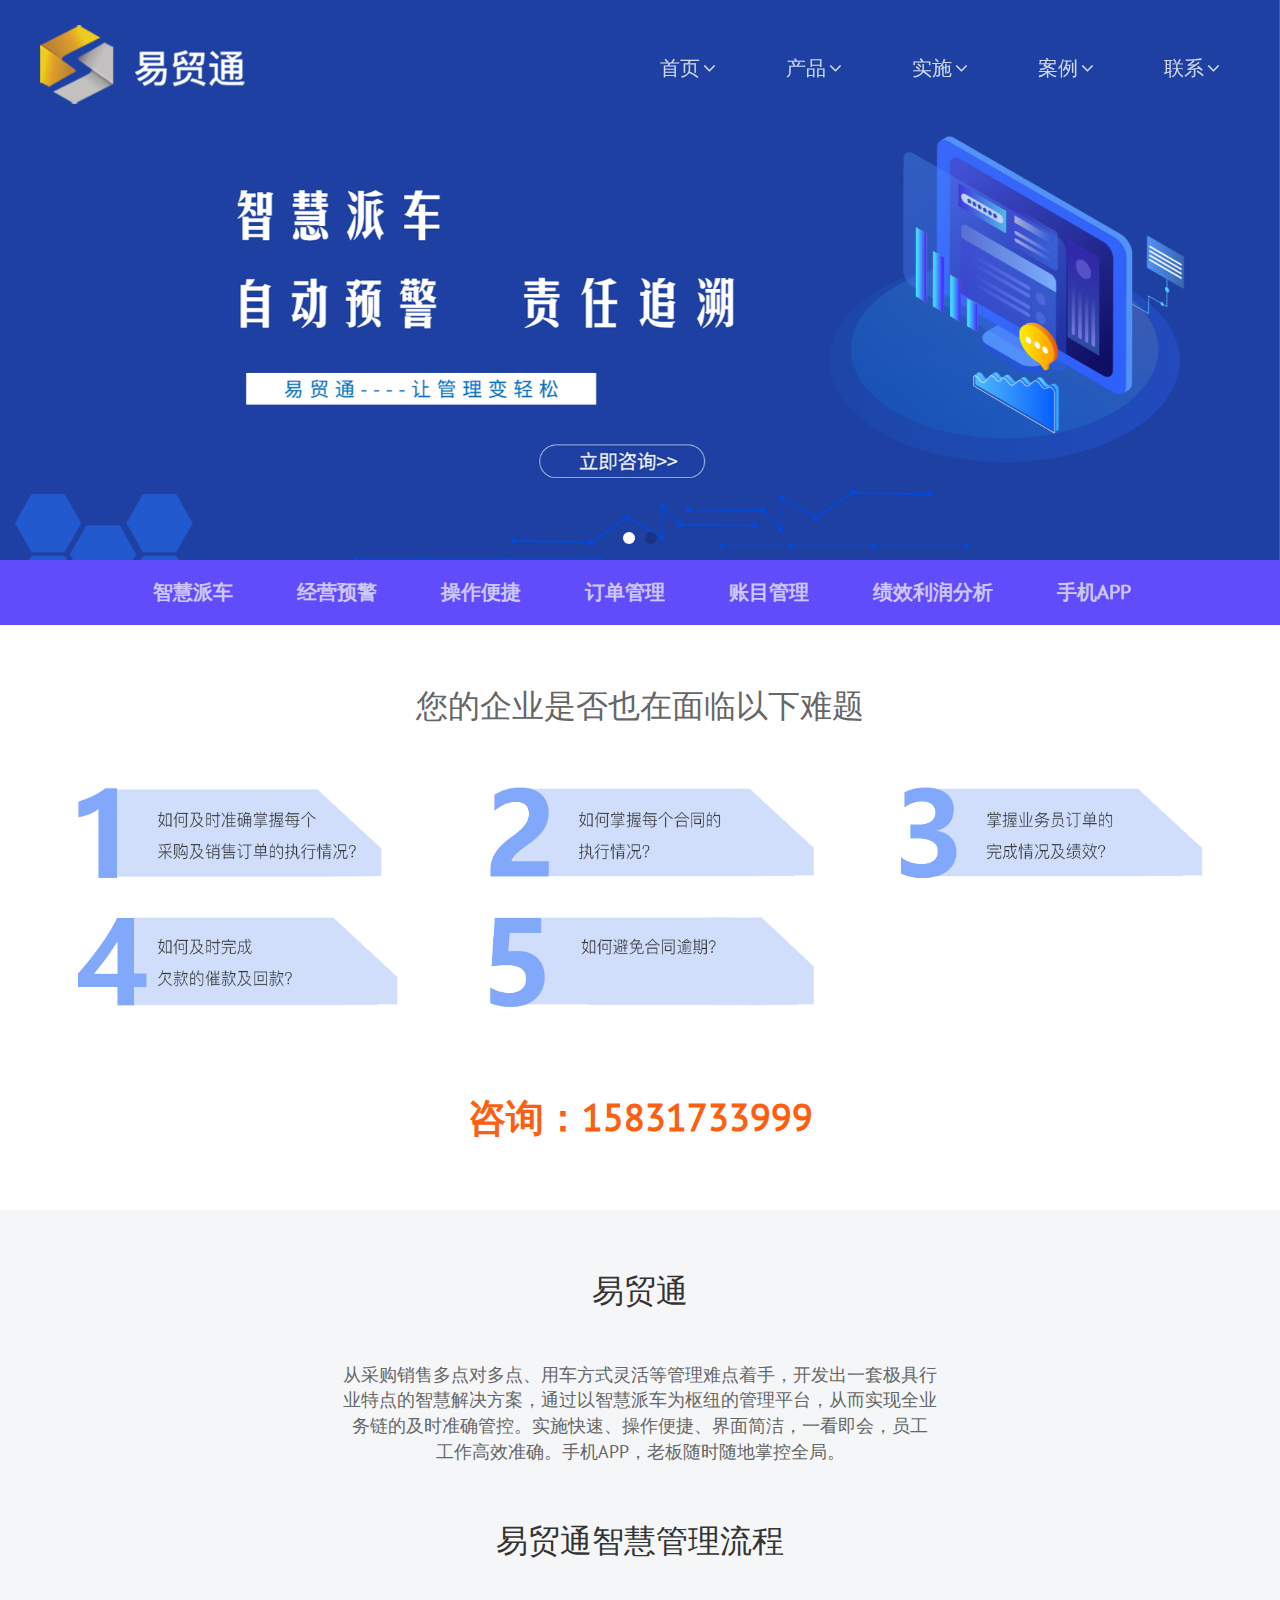
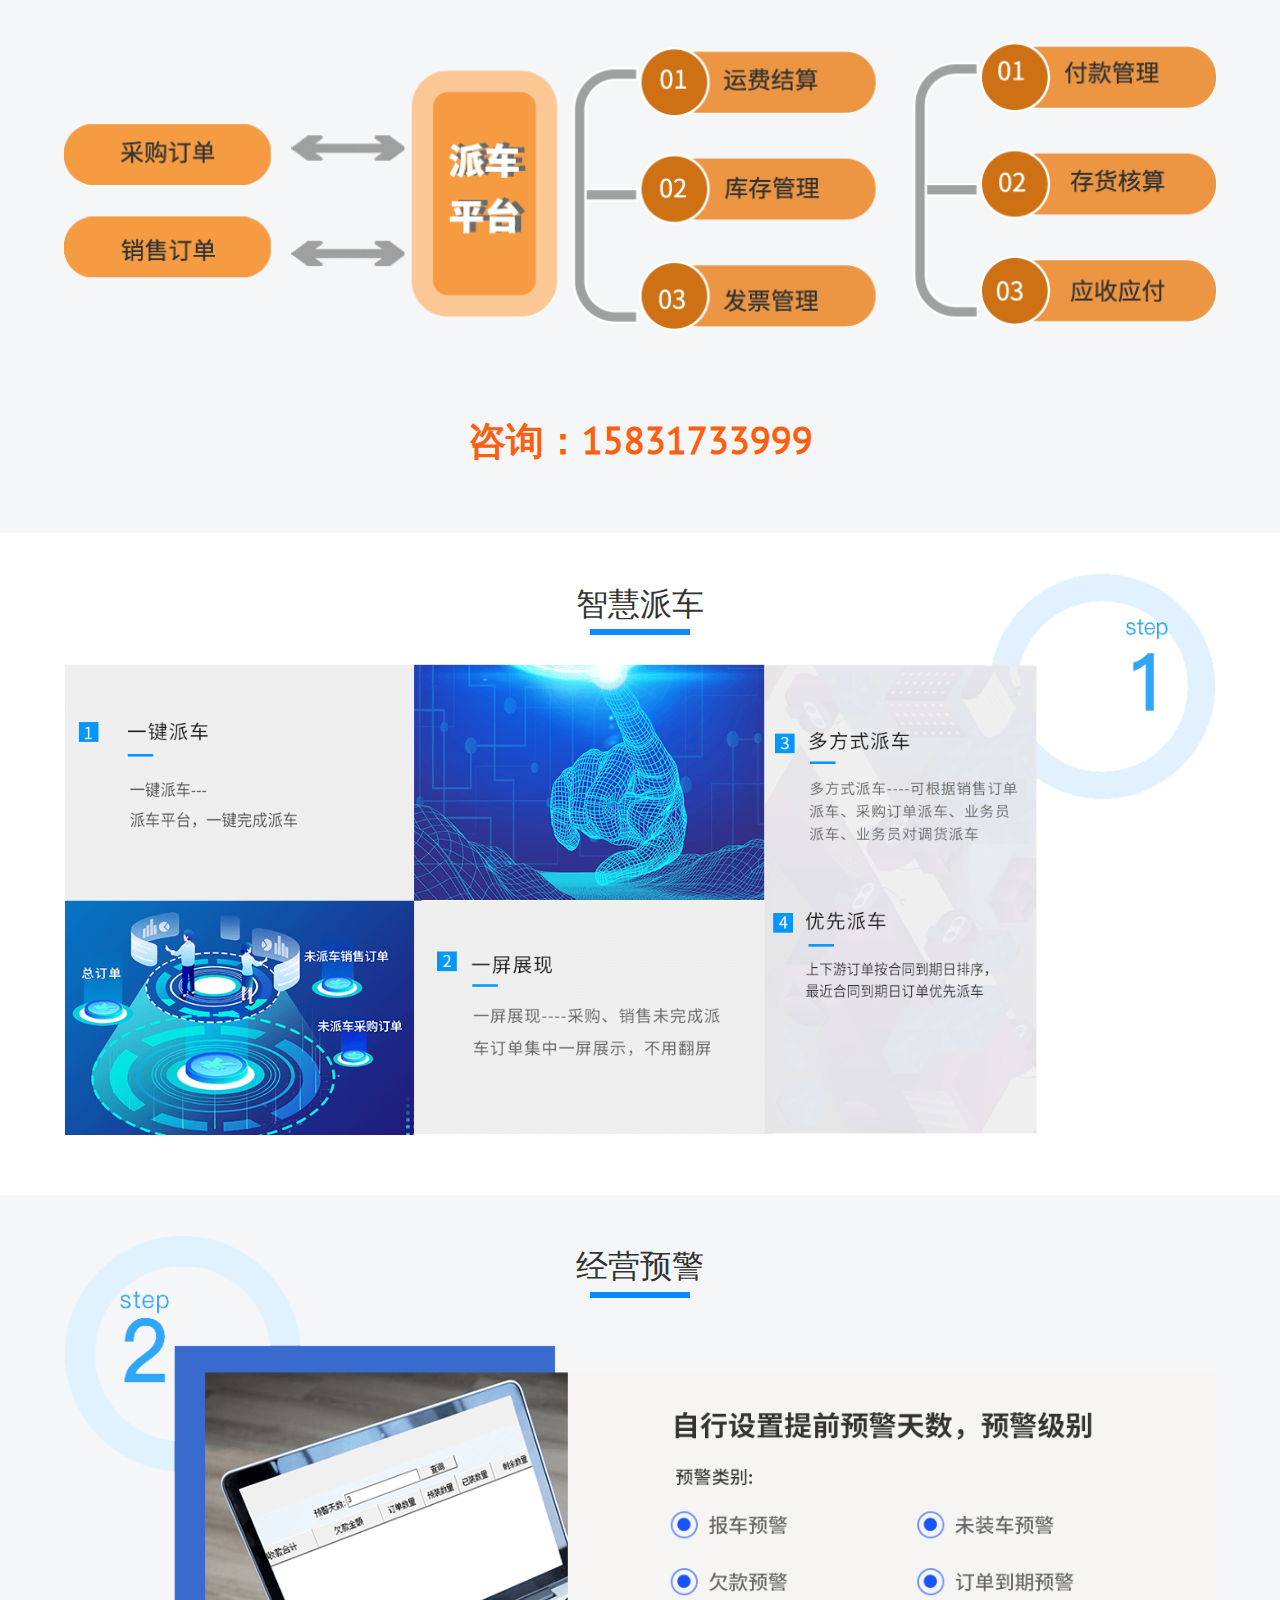
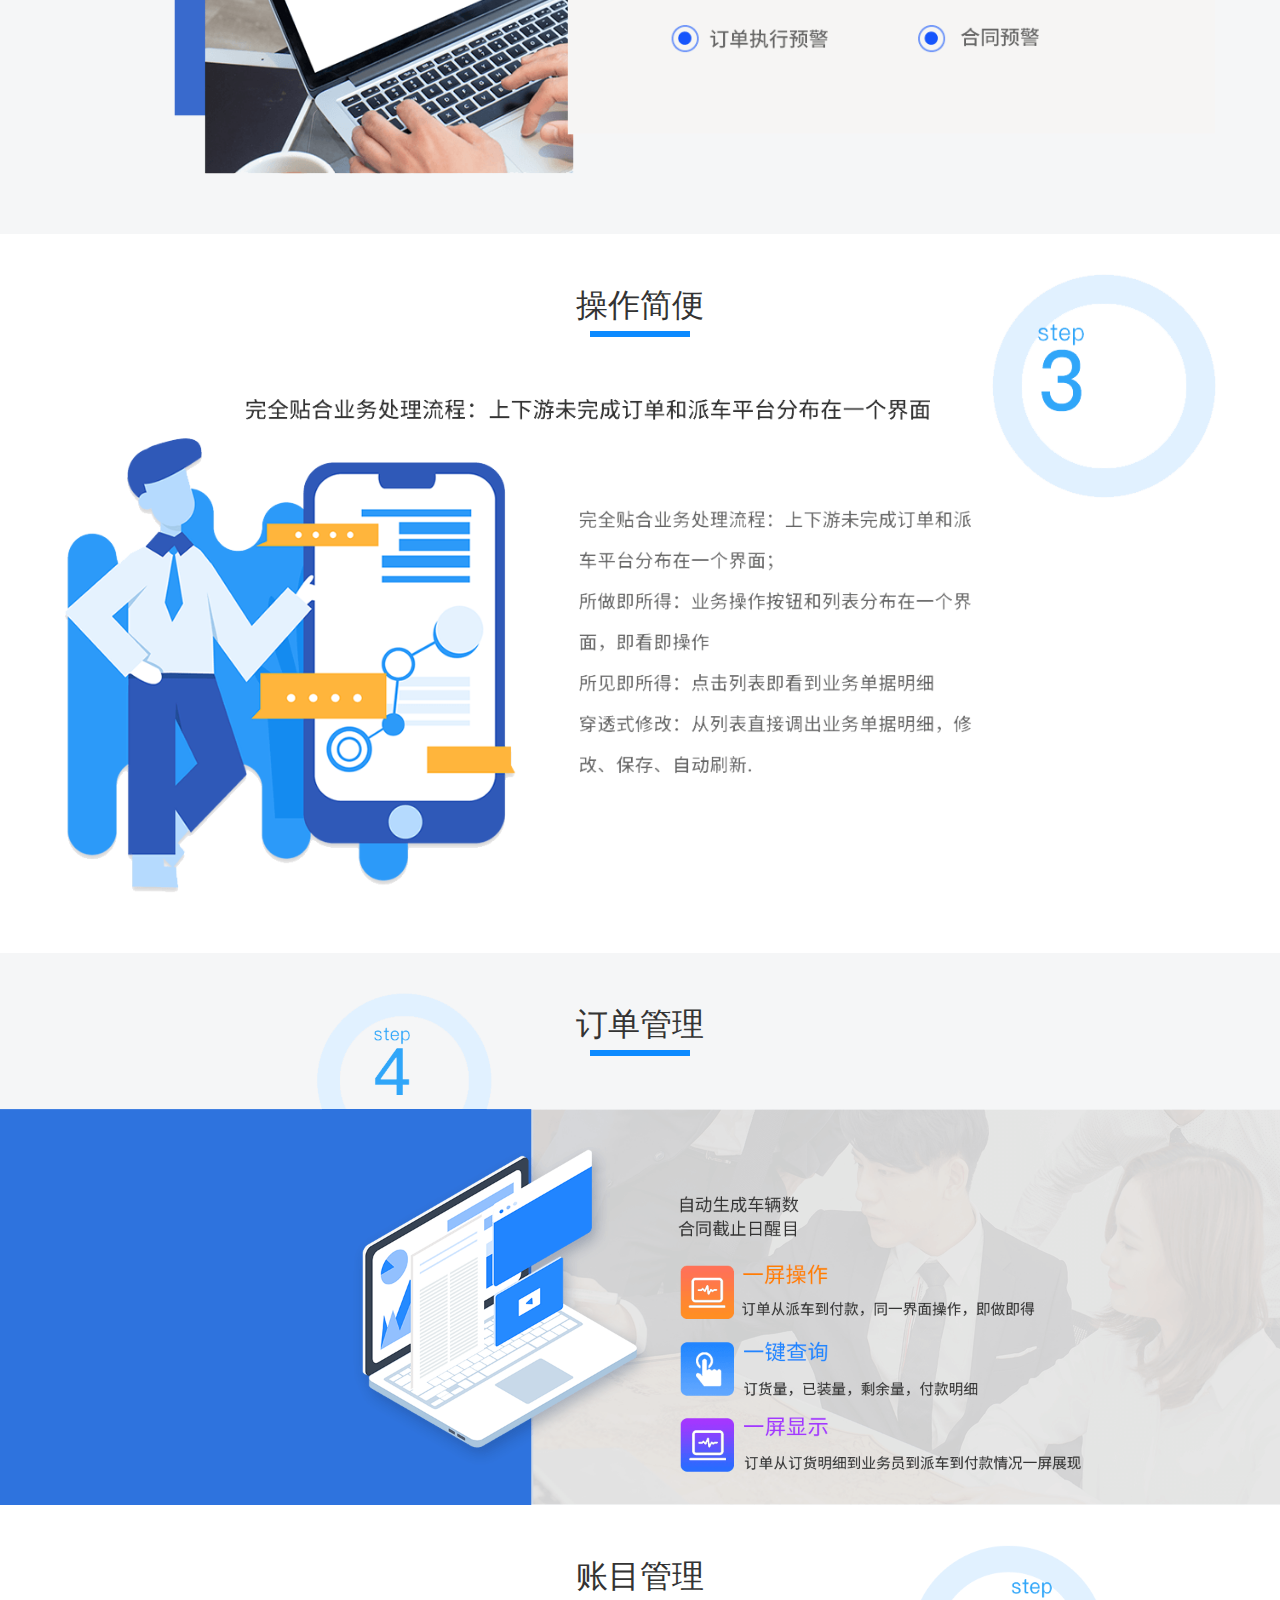
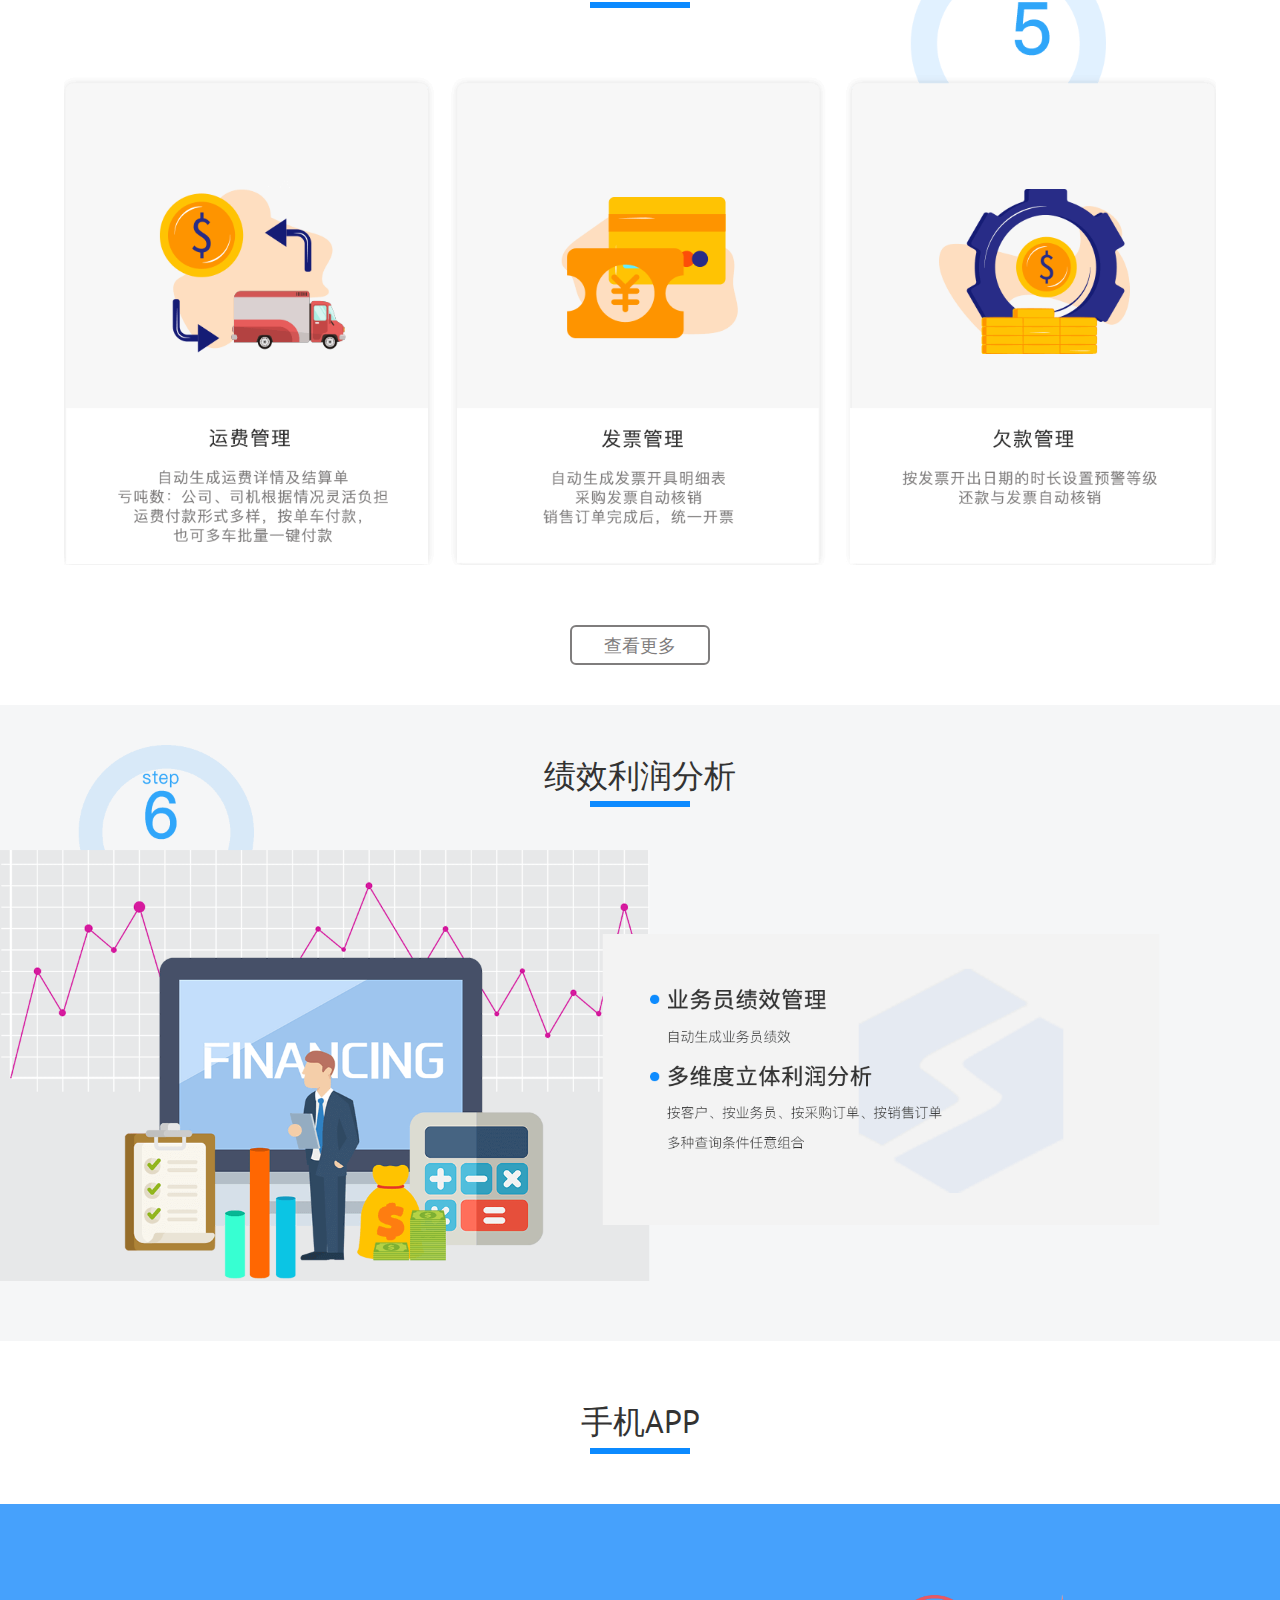
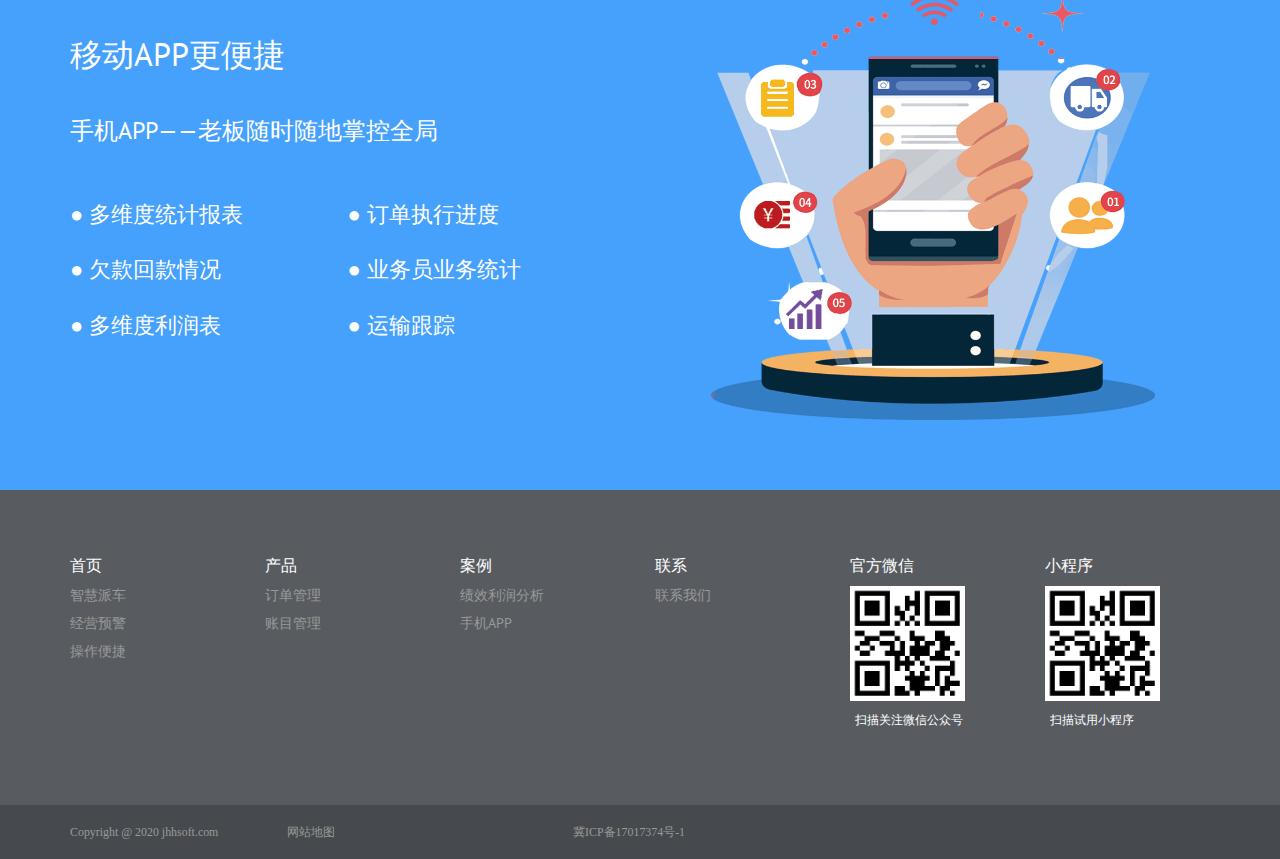
<file: products/codes/index.html>
<!DOCTYPE html>
<html lang="zh-hans" class="no-js">
<head>
    <meta charset="UTF-8">
    <meta http-equiv="X-UA-Compatible" content="IE=edge">
    <meta name="viewport" content="width=device-width, initial-scale=1.0">
    <meta name="description" content="">
    <meta name="author" content="">
    <link rel="profile" href="">
    <link rel="pingback" href="">


    <link rel="shortcut icon" href="../../wp-content/uploads/2019/03/favicon.ico">

    <!-- Global CSS -->
    <link rel="stylesheet" href="../../wp-content/themes/startupkit/assets/plugins/bootstrap/css/bootstrap.min.css">
    <link rel="stylesheet" href="../../wp-content/themes/startupkit/assets/plugins/font-awesome/css/font-awesome.min.css">

    <!-- Theme CSS -->
    <link id="theme-style" rel="stylesheet" href="../../wp-content/themes/startupkit/assets/main.min.css">
    <link rel="stylesheet" href="../../wp-content/themes/startupkit/main.css">
    <script type="text/javascript" src="../../wp-content/themes/startupkit/assets/plugins/jquery-1.12.4.min.js"></script>
    <script>(function(html){html.className = html.className.replace(/\bno-js\b/,'js')})(document.documentElement);</script>
    <title>物流软件</title>

    <meta name="description"  content="" />

    <meta name="keywords"  content="" />

    <link rel="canonical" href="" />

    <style type="text/css">
        img.wp-smiley,
        img.emoji {
            display: inline !important;
            border: none !important;
            box-shadow: none !important;
            height: 1em !important;
            width: 1em !important;
            margin: 0 .07em !important;
            vertical-align: -0.1em !important;
            background: none !important;
            padding: 0 !important;
        }
    </style>
    <link rel='stylesheet' id='wpml-legacy-vertical-list-0-css'  href='../../wp-content/plugins/sitepress-multilingual-cms/templates/language-switchers/legacy-list-vertical/style.css' type='text/css' media='all' />
    <link rel='stylesheet' id='twentyseventeen-fonts-css'  href='../../fonts.googleapis.com/css.css' type='text/css' media='all' />
    <link rel='stylesheet' id='twentyseventeen-style-css'  href='../../wp-content/themes/startupkit/style.css' type='text/css' media='all' />

    <link rel='shortlink' href='../../wp-content/uploads/2019/03/favicon.ico'/>
    <meta name="generator" content="WPML ver:3.7.1 stt:60,1;" />
    <style type="text/css">.recentcomments a{display:inline !important;padding:0 !important;margin:0 !important;}</style>


    <script type='text/javascript'>
        var _vds = _vds || [];
        window._vds = _vds;
        (function(){
            _vds.push(['setAccountId', 'b6123784f9e077bd']);
            (function() {
                var vds = document.createElement('script');
                vds.type='text/javascript';
                vds.async = true;
                vds.src = ('https:' == document.location.protocol ? 'https://' : 'http://') + 'dn-growing.qbox.me/vds.js';
                var s = document.getElementsByTagName('script')[0];
                s.parentNode.insertBefore(vds, s);
            })();
        })();

    </script>

    <script>
        (function(i,s,o,g,r,a,m){i['GoogleAnalyticsObject']=r;i[r]=i[r]||function(){
            (i[r].q=i[r].q||[]).push(arguments)},i[r].l=1*new Date();a=s.createElement(o),
            m=s.getElementsByTagName(o)[0];a.async=1;a.src=g;m.parentNode.insertBefore(a,m)
        })(window,document,'script','https://www.google-analytics.com/analytics.js','ga');

        ga('create', 'UA-37731108-5', 'auto');
        ga('send', 'pageview');

    </script>

    <meta name="shenma-site-verification" content="33d02d22056e651338fddca17b9b736c_1526261261">
    <meta name="360-site-verification" content="facfaa64132a1f1409af536902816b36" />
    <script src="../../wp-content/plugins/swiper/swiper.min.js"></script>
    <link rel="stylesheet" href="../../wp-content/themes/startupkit/assets/plugins/swiper/swiper.min.css">
</head>

<body class="startupkit" class="otms_products-template-default single single-otms_products postid-81 group-blog has-header-image has-sidebar colors-light" data-spy="scroll" data-target="#page-nav" id="body">
<!-- ******HEADER****** -->
<header id="header" class="header header-no-bg">
    <div class="container">
        <h1 class="logo">
            <a href="index.html"><img src="../../wp-content/uploads/2019/03/logo.png" alt=""></a>
        </h1>
        <!--//logo-->
        <nav class="main-nav navbar-right" role="navigation">
            <div class="navbar-header">
                <button class="navbar-toggle" type="button" data-toggle="collapse" data-target="#navbar-collapse">
                    <span class="icon-bar"></span>
                    <span class="icon-bar"></span>
                    <span class="icon-bar"></span>
                </button>
                <!--//nav-toggle-->
            </div>
            <!--//navbar-header-->
            <div id="navbar-collapse" class="navbar-collapse collapse">

                <ul id="menu-header" class="nav navbar-nav"><li id="menu-item-112" class="nav-item menu-item-112 dropdown"><a class="dropdown-toggle"  href="index.html">首页<i class="fa fa-angle-down nav-item-i"></i></a></li>
                    <li id="menu-item-6620" class="nav-item menu-item-6620 dropdown"><a class="dropdown-toggle" href="product.html">产品<i class="fa fa-angle-down nav-item-i"></i></a></li>
                    <li id="menu-item-114" class="nav-item menu-item-114 dropdown"><a class="dropdown-toggle"   href="implementation.html">实施<i class="fa fa-angle-down nav-item-i"></i></a></li>
                    <li id="menu-item-115" class="nav-item menu-item-115 dropdown"><a class="dropdown-toggle"   href="case.html">案例<i class="fa fa-angle-down nav-item-i"></i></a></li>
                    <li id="menu-item-116" class="nav-item menu-item-116 dropdown"><a class="dropdown-toggle"   href="contact.html">联系<i class="fa fa-angle-down nav-item-i"></i></a>
                        <!--<ul class="dropdown-menu">
                            <li id="menu-item-183" class="nav-item"><a href="" class="title"></a></li>
                            <li id="menu-item-185" class="nav-item"><a href="" class="title"></a></li>
                            <li id="menu-item-139" class="nav-item"><a href="" class="title"></a></li>
                        </ul>-->
                    </li>
                </ul>
            </div>
        </nav>
    </div>
</header>
<link rel="stylesheet" href="../../wp-content/themes/startupkit/assets/plugins/RWD-Table-Patterns/rwd-table.min.css">
<article class="products-page">

    <!-- banner -->
    <section class="products-banner">
        <div class="container" style="width: 100%; padding-left: 0; padding-right: 0;">

            <div class="swiper-container">
                <div class="swiper-wrapper">
                    <div class="swiper-slide" style="background: url('../../wp-content/uploads/2019/03/banner1.png') center center no-repeat; background-size: cover;"></div>
                    <div class="swiper-slide" style="background: url('../../wp-content/uploads/2019/03/banner1_1.png') center center no-repeat; background-size: cover;"></div>
                </div>
                <!-- Add Pagination -->
                <div class="swiper-pagination"></div>
                <!-- Add Arrows -->
                <!--<div class="swiper-button-next"></div>
                <div class="swiper-button-prev"></div>-->
            </div>
        </div>
    </section>
    <!-- /end banner -->

    <!-- nav -->
    <div class="products-nav">
        <div class="container text-center page-nav-wrapper" id="page-nav-wrapper">
            <ul class="products_sub_nav page-nav nav products-nav-ul" id="page-nav">
                <li class="products_sub_nav__item">
                </li>
                <li class="products_sub_nav__item">
                </li>
                <li class="products_sub_nav__item">
                    <a class="scrollto" href="#products-3">智慧派车</a>
                </li>
                <li class="products_sub_nav__item">
                    <a class="scrollto" href="#products-4">经营预警</a>
                </li>
                <li class="products_sub_nav__item">
                    <a class="scrollto" href="#products-5">操作便捷</a>
                </li>
                <li class="products_sub_nav__item">
                    <a class="scrollto" href="#products-6">订单管理</a>
                </li>
                <li class="products_sub_nav__item">
                    <a class="scrollto" href="#products-7">账目管理</a>
                </li>
                <li class="products_sub_nav__item">
                    <a class="scrollto" href="#products-8">绩效利润分析</a>
                </li>
                <li class="products_sub_nav__item">
                    <a class="scrollto" href="#products-9">手机APP</a>
                </li>
                <li class="products_sub_nav__item">
                </li>
            </ul>
        </div>
    </div>
    <!-- /end nav -->

    <div class="our_product_brief" id="products-1">

        <div class="text-center">
            <h1 class="our_product_brief_title our_product_brief_titles">您的企业是否也在面临以下难题</h1>
            <div class="row">
                <div class="col-xs-12 text-center">
                    <img class="product_overview__bg--m" src="../../wp-content/uploads/2019/03/01.png" style="padding-top: 50px; padding-bottom: 60px;"/>
                </div>
            </div>
            <h1 class="our_product_brief_title_number"><b><p style="padding-bottom: 50px;">咨询：15831733999</p></b></h1>
        </div>
    </div>


    <div  id="products-2" style="background-color: #f5f6f7">

        <div class="product_overview container-fluid text-center">
            <h1 class="our_product_brief_title our_product_brief_titles" style="color: #333333 !important; padding: 40px 0;">易贸通</h1>
            <div class="row">
                <div class="col-xs-12 our_product_brief_text our_product_brief_texts hidden-xs">
                    从采购销售多点对多点、用车方式灵活等管理难点着手，开发出一套极具行<br>
                    业特点的智慧解决方案，通过以智慧派车为枢纽的管理平台，从而实现全业<br>
                    务链的及时准确管控。实施快速、操作便捷、界面简洁，一看即会，员工<br>
                    工作高效准确。手机APP，老板随时随地掌控全局。
                </div>
                <div class="col-xs-12 our_product_brief_text our_product_brief_texts hidden-sm hidden-lg hidden-md">
                    从采购销售多点对多点、用车方式灵活等管理难点着手，
                    开发出一套极具行业特点的智慧解决方案，通过以智慧派车
                    为枢纽的管理平台，从而实现全业 务链的及时准确管控。
                    实施快速、操作便捷、界面简洁，一看即会，员工
                    工作高效准确。手机APP，老板随时随地掌控全局。
                </div>
            </div>
            <h1 class="our_product_brief_title our_product_brief_titles" style="color: #333333 !important; padding: 36px 0 20px;">易贸通智慧管理流程</h1>
            <div class="row">
                <div class="col-xs-12 text-center">
                    <img class="product_overview__bg--m" src="../../wp-content/uploads/2019/03/02.png" style="padding-top: 50px; padding-bottom: 60px;"/>
                </div>
            </div>
            <h1 class="our_product_brief_title_number"><b><p style="padding-bottom: 50px;">咨询：15831733999</p></b></h1>
        </div>
    </div>


    <div  id="products-3" style="background: none">

        <div class="product_overview container-fluid text-center float-layout">
            <h1 class="our_product_brief_title blueline mian_title">智慧派车</h1>
            <div class="row">
                <div class="col-xs-12 text-center">
                    <img class="product_overview__bg--m" src="../../wp-content/uploads/2019/03/03.png" style="padding-top: 0px; padding-bottom: 60px;"/>
                </div>
            </div>
        </div>
    </div>
    <div  id="products-4" style="background-color: #f5f6f7">

        <div class="product_overview container-fluid text-center float-layout">
            <h1 class="our_product_brief_title blueline mian_title">经营预警</h1>
            <div class="row">
                <div class="col-xs-12 text-center">
                    <img class="product_overview__bg--m" src="../../wp-content/uploads/2019/03/04.png" style="padding-top: 0px; padding-bottom: 60px;"/>
                </div>
            </div>
        </div>
    </div>
    <div  id="products-5" style="background: none">

        <div class="product_overview container-fluid text-center float-layout">
            <h1 class="our_product_brief_title blueline mian_title">操作简便</h1>
            <div class="row">
                <div class="col-xs-12 text-center">
                    <img class="product_overview__bg--m" src="../../wp-content/uploads/2019/03/05.png" style="padding-top: 0px; padding-bottom: 60px;"/>
                </div>
            </div>
        </div>
    </div>
    <div  id="products-6" style="background-color: #f5f6f7">

        <div class="product_overview container-fluid text-center float-layout">
            <h1 class="our_product_brief_title blueline mian_title">订单管理</h1>
            <div class="row">
                <div class="col-xs-12 text-center">
                    <img class="product_overview__bg--m" src="../../wp-content/uploads/2019/03/06.png" style="padding-top: 0px; padding-bottom: 0px; width: 100%;"/>
                </div>
            </div>
        </div>
    </div>
    <div  id="products-7" style="background: none">

        <div class="product_overview container-fluid text-center float-layout">
            <div class="row">
                <h1 class="our_product_brief_title blueline mian_title">账目管理</h1>
                <div class="row">
                    <div class="col-xs-12 text-center" style="float: left;">
                        <img class="product_overview__bg--m btn_imgmore" src="../../wp-content/uploads/2019/03/07.png" style="padding-top: 0px; padding-bottom: 60px;"/>
                    </div>
                    <div class="col-xs-12 text-center btn_boxmore" style="float: left;">
                        <button class="btn btn_more">查看更多</button>
                    </div>
                </div>
            </div>
        </div>
    </div>
    <div  id="products-8" style="background-color: #f5f6f7">

        <div class="product_overview container-fluid text-center float-layout">
            <div class="row">
                <h1 class="our_product_brief_title blueline mian_title">绩效利润分析</h1>
                <div class="row">
                    <div class="col-xs-12 text-center">
                        <img class="product_overview__bg--m" src="../../wp-content/uploads/2019/03/08.png" style="padding-top: 0px; padding-bottom: 60px; width: 100%;"/>
                    </div>
                </div>
            </div>
        </div>
    </div>

    <div id="products-9" style="background: none">
        <h1 class="our_product_brief_title blueline text-center text_app" style="color: #333333 !important; padding: 40px 0;">手机APP</h1>
        <div  class="products-start" style="background: #46a1fc;">
            <div class="container">
                <div class="row">
                    <div class="col-md-6 col-sm-6 col-xs-12">
                        <h1 class="our_product_brief_subtitle our_product_brief_appsubtitle" style="margin-top: 80px;">移动APP更便捷</h1>
                        <h3 class="our_product_brief_subtitle our_product_brief_bosssubtitle"  style="margin: 40px 0;">手机APP——老板随时随地掌控全局</h3>
                        <ul class="our_product_brief_ul">
                            <li class="col-xs-6 text-left">●&nbsp;多维度统计报表</li>
                            <li class="col-xs-6 text-left">●&nbsp;订单执行进度</li>
                            <li class="col-xs-6 text-left">●&nbsp;欠款回款情况</li>
                            <li class="col-xs-6 text-left">●&nbsp;业务员业务统计</li>
                            <li class="col-xs-6 text-left">●&nbsp;多维度利润表</li>
                            <li class="col-xs-6 text-left">●&nbsp;运输跟踪</li>
                        </ul>
                    </div>
                    <div class="col-md-6 col-sm-6 col-xs-12 text-center hidden-xs">
                        <img class="product_overview__bg--m product_overview__bg--bottom" src="../../wp-content/uploads/2019/03/09.png" style="padding-top: 40px; padding-bottom: 0;"/>
                    </div>
                </div>
            </div>
        </div>
    </div>
</article>

<!-- Initialize Swiper -->
<script>
    var swiper = new Swiper('.swiper-container', {
        spaceBetween: 30,
        centeredSlides: true,
        autoplay: {
            delay: 2500,
            disableOnInteraction: false,
        },
        pagination: {
            el: '.swiper-pagination',
            clickable: true,
        },
        navigation: {
            nextEl: '.swiper-button-next',
            prevEl: '.swiper-button-prev',
        },
    });
</script>

<script type="text/javascript" src="../../wp-content/themes/startupkit/assets/plugins/RWD-Table-Patterns/rwd-table.min.js"></script>
<script type="text/javascript">
    // 招标选中效果
    function selectTenderActive(parm) {
        $('.tender-list li').each(function(){
            $(this).removeClass('active');
        })
        $(parm).parent().addClass('active');
    }

    $(function() {
        $('input[name=open_more]').click(function (e) {
            $(this).parent().parent().find('table tbody tr').each(function(tr){
                if($(this).hasClass('no-display')){
                    console.log('has hide');
                    $(this).toggle();
                }
            });
        });
    });



    // ---Begin--- OTMS scripts.

    // global methods here.
    $(function() {
        // module methods here.
        function showStepGroupByIndex(index) {
            var selector = $('.product_step_group__list');

            selector.hide();
            selector.eq(index).show();
        }

        function ActiveStepItem(tabIndex, index) {
            var ulSelector = $('.product_step_group__list');
            var $targetLi = ulSelector.eq(tabIndex).find('> li').eq(index);

            $('.product_step_group__list > li').removeClass('active');
            $targetLi.toggleClass('active', true);
            $('.product_step_group__img img').attr('src', $targetLi.data('image'));
        }

        $('.product_step_group__tabs > li').click(function(e) {
            var tabIndex = $(this).index();
            $('.product_step_group__tabs > li').removeClass('active');
            $(this).addClass('active');

            ActiveStepItem(tabIndex, 0);
            showStepGroupByIndex(tabIndex);
        });

        $('.product_step_group__list').on('click', '>li', function(e) {
            var tabIndex = $(e.delegateTarget).parent().find('.product_step_group__list').index($(e.delegateTarget));

            ActiveStepItem(tabIndex, $(this).index());
        });

        $('.products_sub_nav__item').on('click', function() {
            $('.products_sub_nav__item').removeClass('active');
            $(this).toggleClass('active');
        });

        $('.product_step_group__tabs > li').eq(0).click();
        $('.product_step_group__list > li').eq(0).click();
        showStepGroupByIndex(0);
    });
</script>

<footer class="footer">
    <div class="container hidden-xs footer-style">
        <div class="row">
            <div class="footer-col col-md-2 col-sm-3 col-xs-6">
                <div class="footer-col-inner">
                    <h3 class="col-title">首页</h3>
                    <ul class="footer-menu list-unstyled">
                        <li><h6><a href="">智慧派车</a></h6></li>
                        <li><h6><a href="">经营预警</a></h6></li>
                        <li><h6><a href="">操作便捷</a></h6></li>
                    </ul>
                </div>
            </div>
            <div class="footer-col col-md-2 col-sm-3 col-xs-6">
                <div class="footer-col-inner">
                    <h3 class="col-title">产品</h3>
                    <ul class="footer-menu list-unstyled">
                        <li><h6><a href="">订单管理</a></h6></li>
                        <li><h6><a href="">账目管理</a></h6></li>
                    </ul>
                </div>
            </div>
            <div class="footer-col col-md-2 col-sm-3 col-xs-6">
                <div class="footer-col-inner">
                    <h3 class="col-title">案例</h3>
                    <ul class="footer-menu list-unstyled">
                        <li><h6><a href="">绩效利润分析</a></h6></li>
                        <li><h6><a href="">手机APP</a></h6></li>
                    </ul>
                </div>
            </div>
            <div class="footer-col col-md-2 col-sm-3 col-xs-6">
                <div class="footer-col-inner">
                    <h3 class="col-title">联系</h3>
                    <ul class="footer-menu list-unstyled">
                        <li><h6><a href="">联系我们</a></h6></li>
                    </ul>
                </div>
            </div>

            <div class="footer-col col-md-2 col-sm-3 col-xs-6">
                <div class="footer-col-inner">
                    <h3 class="col-title">官方微信</h3>
                    <img src="../../wp-content/uploads/2019/03/default.png" alt="default" class="img-responsive webchat-img">
                    <p class="webchat-txt">扫描关注微信公众号</p>
                </div>
            </div>

            <div class="footer-col col-md-2 col-sm-3 col-xs-6">
                <div class="footer-col-inner">
                    <h3 class="col-title">小程序</h3>
                    <img src="../../wp-content/uploads/2019/03/default.png" alt="default" class="img-responsive webchat-img">
                    <p class="webchat-txt">扫描试用小程序</p>
                </div>
            </div>
        </div>
        <!-- <div class="divider"></div> -->
    </div>
    <div class="hidden visible-xs small_con">
        <div class="item">
            <div class="footer_title">
                <h6 class="footer_collapse" id="collapseF967" data-target="#footer967" role="button" data-toggle="collapse" aria-expanded="true">首页<span class="pull-right"><i class="fa footer-angle"></i></span></h6>
            </div>
            <div class="collapse" id="footer967" aria-labelledby="collapseF967">
                <div class="item-inner">
                    <h6><a href="">智慧派车</a></h6>
                    <h6><a href="">经营预警</a></h6>
                    <h6><a href="">操作便捷</a></h6>
                </div>
            </div>
        </div>
        <div class="item">
            <div class="footer_title">
                <h6 class="footer_collapse" id="collapseF6671" data-target="#footer6671" role="button" data-toggle="collapse" aria-expanded="true">产品<span class="pull-right"><i class="fa footer-angle"></i></span></h6>
            </div>
            <div class="collapse" id="footer6671" aria-labelledby="collapseF6671">
                <div class="item-inner">
                    <h6><a href="">订单管理</a></h6>
                    <h6><a href="">账目管理</a></h6>
                </div>
            </div>
        </div>
        <div class="item">
            <div class="footer_title">
                <h6 class="footer_collapse" id="collapseF978" data-target="#footer978" role="button" data-toggle="collapse" aria-expanded="true">案例<span class="pull-right"><i class="fa footer-angle"></i></span></h6>
            </div>
            <div class="collapse" id="footer978" aria-labelledby="collapseF978">
                <div class="item-inner">
                    <h6><a href="">绩效利润分析</a></h6>
                    <h6><a href="">手机APP</a></h6>
                </div>
            </div>
        </div>
        <div class="item">
            <div class="footer_title">
                <h6 class="footer_collapse" id="collapseF982" data-target="#footer982" role="button" data-toggle="collapse" aria-expanded="true">联系<span class="pull-right"><i class="fa footer-angle"></i></span></h6>
            </div>
            <div class="collapse" id="footer982" aria-labelledby="collapseF982">
                <div class="item-inner">
                    <h6><a href="">联系我们</a></h6>
                </div>
            </div>
        </div>

        <div class="item">
            <div class="footer_title">
                <h6 class="footer_collapse" data-target="#footerSubscribed" role="button" data-toggle="collapse" aria-expanded="true">关注<span class="pull-right"><i class="fa footer-angle"></i></span></h6>
            </div>
            <div class="collapse" id="footerSubscribed">
                <div class="item-inner">
                    <h6 class="wechat_dialog"><a href="javascript:;"><i class="fa fa-wechat"></i></a></h6>
                </div>
            </div>
        </div>
        <div class="wechat_model">
            <div class="wechat_con">
                <div class="close_txt">
                    <span>x</span>
                </div>
                <div class="wechat_img">
                    <img class="img-responsive" src="../../wp-content/uploads/2019/03/default.png" alt="">
                </div>
                <p class="webchat_txt">扫描关注微信</p>
            </div>
        </div>
    </div>
    <div class="footer-bottom">
        <div class="container hidden-xs">
            <div class="row ">
                <div class="col-lg-3 col-md-3 col-sm-4 col-xs-12 item-one"><small>Copyright @ 2020 jhhsoft.com</small></div>
                <div class="col-lg-3 col-md-3 col-sm-3 col-xs-12"><small><a href="" target="_blank"></a> &nbsp;&nbsp;<a href="" target="_blank">网站地图</a></small></div>
                <div class="col-lg-2 col-md-3 col-sm-3 col-xs-12"><small><a href="" target="_blank">冀ICP备17017374号-1</a></small></div>
            </div>
        </div>
        <div class="hidden visible-xs footer-bottom-small">
            <div class="content">
                <small>Copyright @ 2020 jhhsoft.com</small>
                <small>冀ICP备17017374号-1</small>
                <small><a href=""></a></small>
            </div>
        </div>

        <!-- 友情链接 -->
        <div class="container hidden-xs">
            <div class="row links">

            </div>
        </div>
        <div class="hidden visible-xs footer-bottom-small">
            <div class="content links">

            </div>
        </div>
    </div>

</footer>
<!--//footer-->
<!-- custom img model -->
<div class="modal fade bs-example-modal-lg custom-img-model" tabindex="-1" role="dialog" aria-labelledby="myLargeModalLabel">
    <div class="modal-dialog modal-lg" role="document">
        <div class="modal-content">
            <div class="modal-header">
          <span class="custom-close" data-dismiss="modal" aria-label="Close">
            <img src="../../wp-content/themes/startupkit/assets/img/custom-close-img.png" alt="">
          </span>
            </div>
            <div class="modal-body">
                <img class="custom-img" src="../../wp-content/themes/startupkit/assets/img/products-step.png" alt="">
                <video class="custom-video" src="" controls="controls" width="100%" height="auto">您的浏览器不支持 video 标签。</video>
            </div>
        </div>
    </div>
</div>
<!-- /end custom img model -->
<!-- loading -->
<div class="modal fade custom-loading-model" tabindex="-1" role="dialog" data-backdrop='static' data-keyboard=false aria-labelledby="customLoading">
    <div class="modal-dialog" role="document">
        <div class="modal-content">
            <div class="modal-header">

            </div>
            <div class="modal-body">
                <div class="custom-loading">
                    <div class="loading"></div>
                </div>
            </div>
        </div>
    </div>
</div>
<!-- /end loading -->
<!-- Javascript -->
<script type="text/javascript" src="../../wp-content/themes/startupkit/assets/all.min.js"></script>
<script type='text/javascript' src='../../wp-includes/js/wp-embed.min.js'></script>

</body>


<script type="text/javascript">
    $('p').each(function() {
        if (!$(this).html()) {
            $(this).remove();
        }
    });

    $('.footer .small_con .collapse').on('show.bs.collapse', function() {
        $(this).closest('.item').addClass('active');
        $(this).closest('.item').siblings().removeClass('active').find('.collapse').removeClass('in');

    });
    $('.footer .small_con .collapse').on('hide.bs.collapse', function() {
        $(this).closest('.item').removeClass('active');
    });

    /*弹出二维码*/
    $('.wechat_dialog').click(function(event) {
        $('.wechat_model').show();
        event.stopPropagation();
    });

    document.onclick = function() {
        $('.wechat_model').hide();
    }

    $(".wechat_con").click(function(event) {
        event.stopPropagation();
    })

    $('.close_txt').click(function() {
        $('.wechat_model').hide();
    });
    $("#top").click(function() {
        $("html,body").animate({scrollTop:0}, 500);
    });
    $("#top-mobile").click(function() {
        $("html,body").animate({scrollTop:0}, 500);
    });
</script>



</html>
</file>
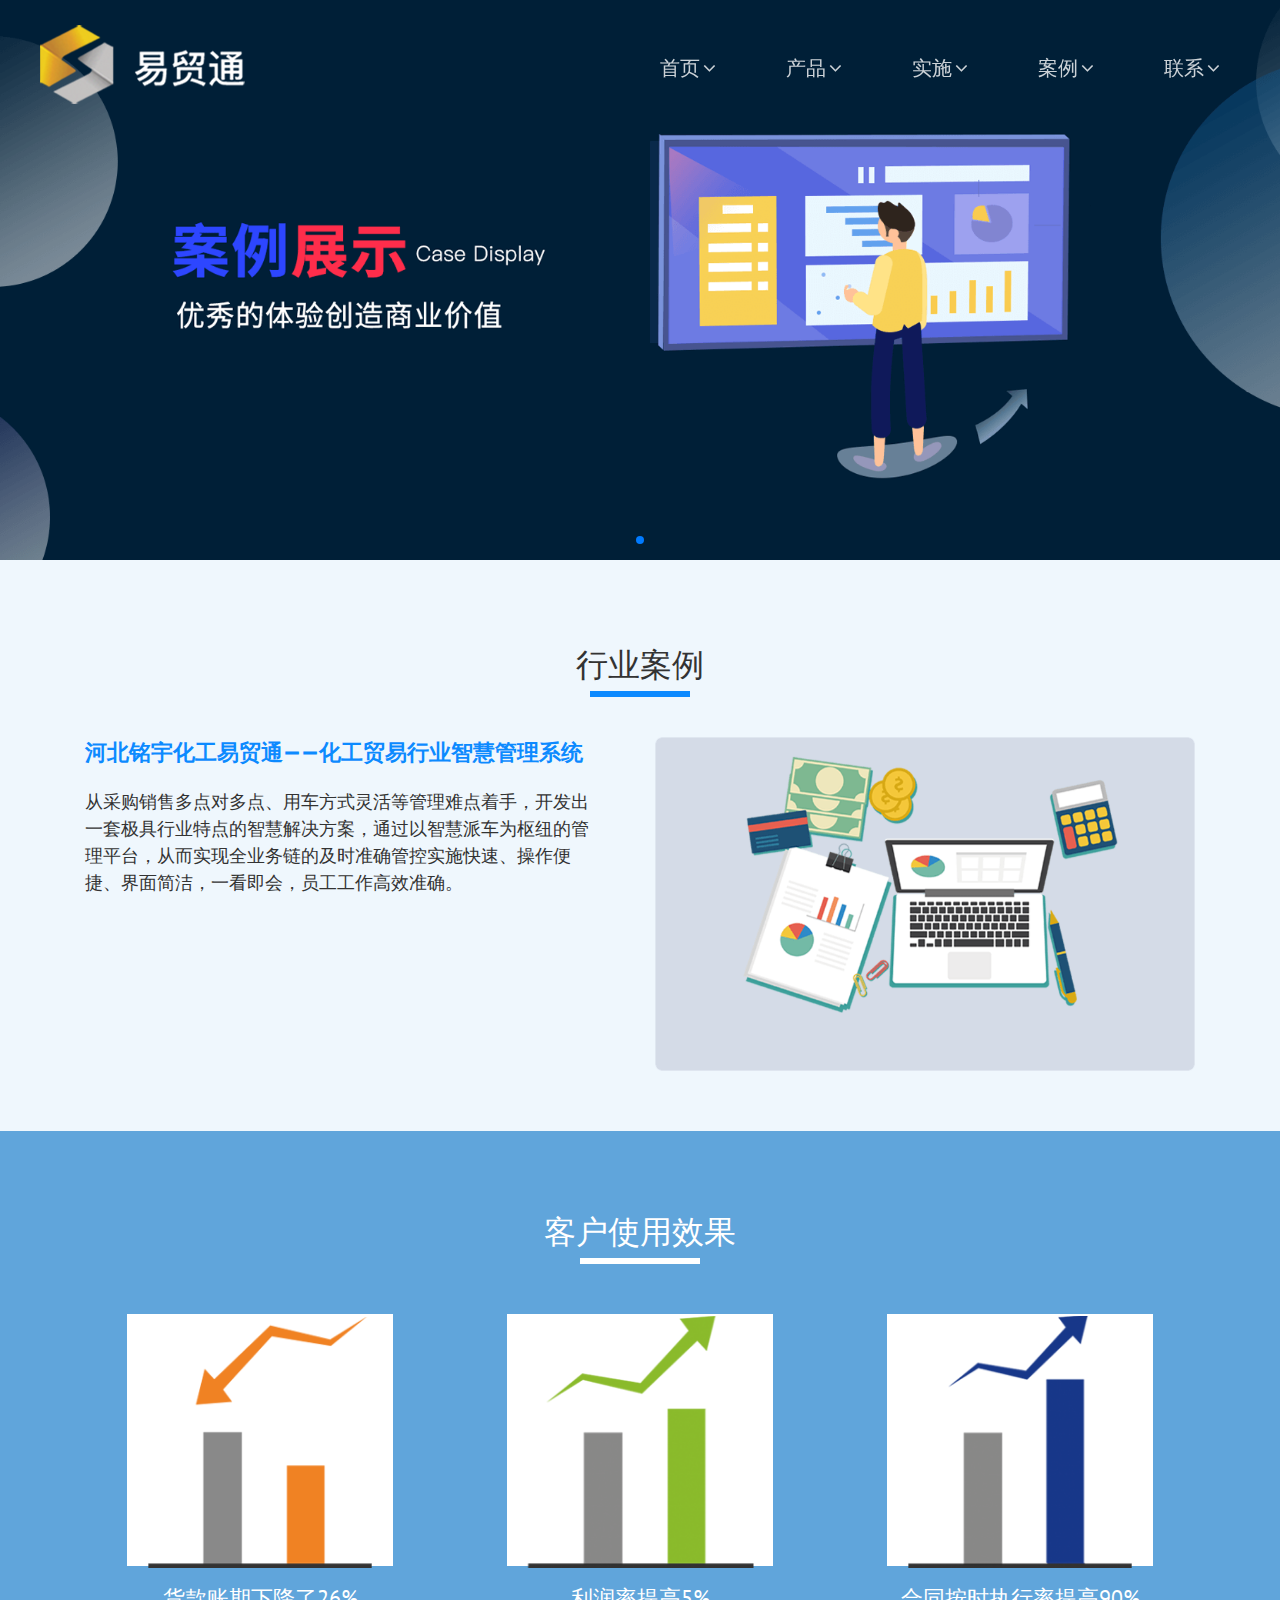
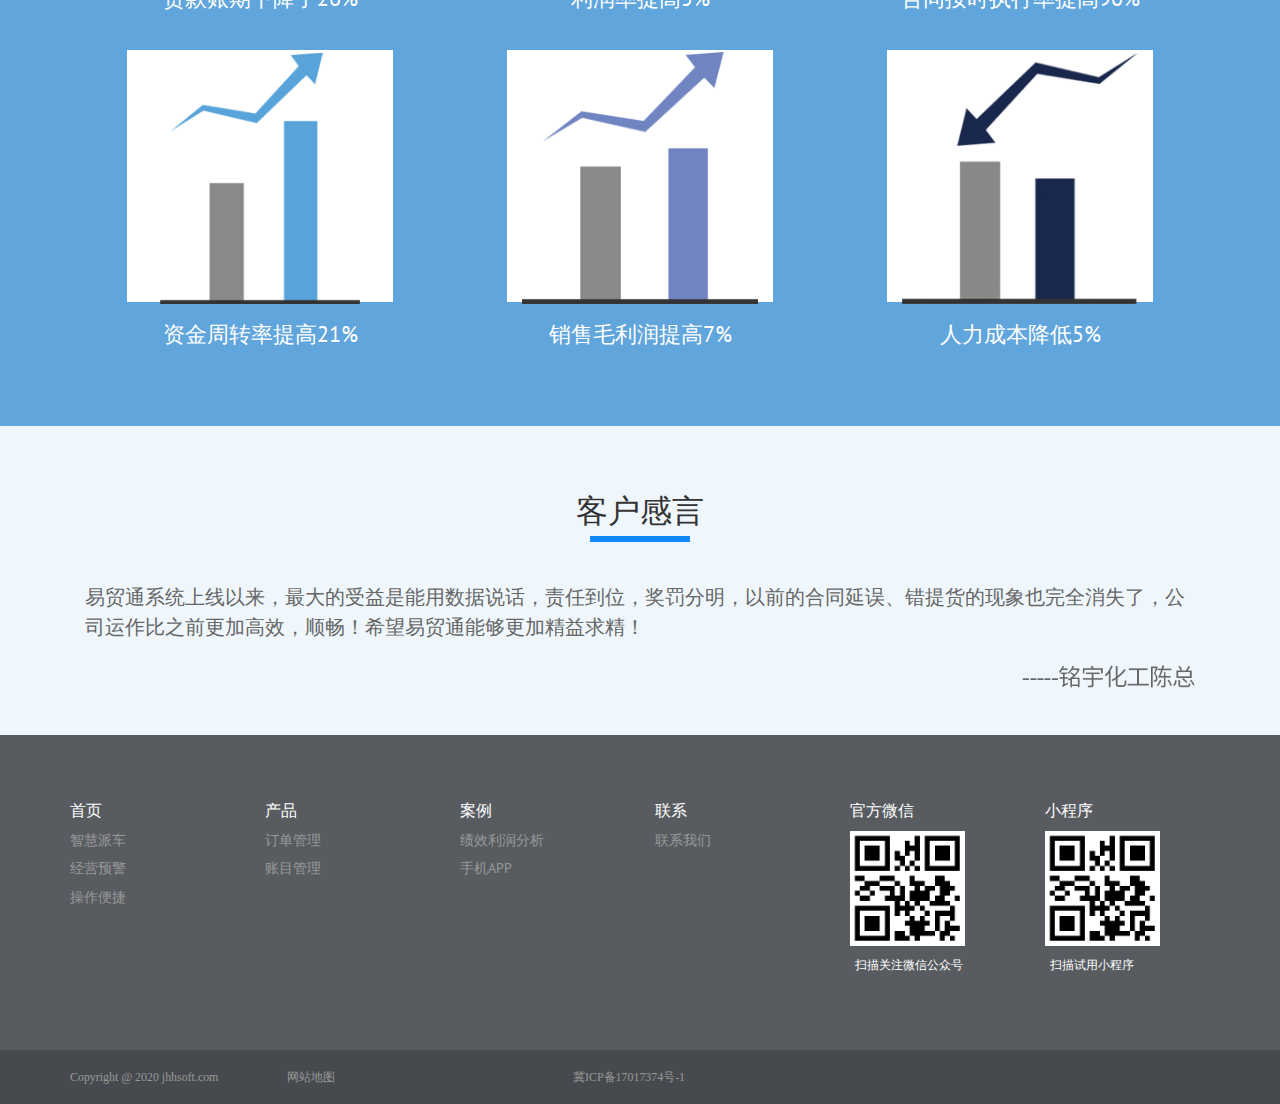
<file: products/codes/case.html>
<!DOCTYPE html>
<html lang="zh-hans" class="no-js">
<head>
    <meta charset="UTF-8">
    <meta http-equiv="X-UA-Compatible" content="IE=edge">
    <meta name="viewport" content="width=device-width, initial-scale=1.0">
    <meta name="description" content="">
    <meta name="author" content="">
    <link rel="profile" href="">
    <link rel="pingback" href="">


    <link rel="shortcut icon" href="../../wp-content/uploads/2019/03/favicon.ico">

    <!-- Global CSS -->
    <link rel="stylesheet" href="../../wp-content/themes/startupkit/assets/plugins/bootstrap/css/bootstrap.min.css">
    <link rel="stylesheet" href="../../wp-content/themes/startupkit/assets/plugins/font-awesome/css/font-awesome.min.css">

    <!-- Theme CSS -->
    <link id="theme-style" rel="stylesheet" href="../../wp-content/themes/startupkit/assets/main.min.css">
    <link rel="stylesheet" href="../../wp-content/themes/startupkit/main.css">
    <script type="text/javascript" src="../../wp-content/themes/startupkit/assets/plugins/jquery-1.12.4.min.js"></script>
    <script>(function(html){html.className = html.className.replace(/\bno-js\b/,'js')})(document.documentElement);</script>
    <title>使用案例</title>

    <meta name="description"  content="" />

    <meta name="keywords"  content="" />

    <link rel="canonical" href="" />
    <!-- /all in one seo pack -->
    <style type="text/css">
        img.wp-smiley,
        img.emoji {
            display: inline !important;
            border: none !important;
            box-shadow: none !important;
            height: 1em !important;
            width: 1em !important;
            margin: 0 .07em !important;
            vertical-align: -0.1em !important;
            background: none !important;
            padding: 0 !important;
        }
    </style>
    <link rel='stylesheet' id='wpml-legacy-vertical-list-0-css'  href='../../wp-content/plugins/sitepress-multilingual-cms/templates/language-switchers/legacy-list-vertical/style.css' type='text/css' media='all' />
    <link rel='stylesheet' id='twentyseventeen-fonts-css'  href='../../fonts.googleapis.com/css.css' type='text/css' media='all' />

    <link rel='shortlink' href='../../wp-content/uploads/2019/03/favicon.ico'/>
    <meta name="generator" content="WPML ver:3.7.1 stt:60,1;" />
    <style type="text/css">.recentcomments a{display:inline !important;padding:0 !important;margin:0 !important;}</style>


    <script type='text/javascript'>
        var _vds = _vds || [];
        window._vds = _vds;
        (function(){
            _vds.push(['setAccountId', 'b6123784f9e077bd']);
            (function() {
                var vds = document.createElement('script');
                vds.type='text/javascript';
                vds.async = true;
                vds.src = ('https:' == document.location.protocol ? 'https://' : 'http://') + 'dn-growing.qbox.me/vds.js';
                var s = document.getElementsByTagName('script')[0];
                s.parentNode.insertBefore(vds, s);
            })();
        })();

    </script>

    <script>
        (function(i,s,o,g,r,a,m){i['GoogleAnalyticsObject']=r;i[r]=i[r]||function(){
            (i[r].q=i[r].q||[]).push(arguments)},i[r].l=1*new Date();a=s.createElement(o),
            m=s.getElementsByTagName(o)[0];a.async=1;a.src=g;m.parentNode.insertBefore(a,m)
        })(window,document,'script','https://www.google-analytics.com/analytics.js','ga');

        ga('create', 'UA-37731108-5', 'auto');
        ga('send', 'pageview');

    </script>

    <meta name="shenma-site-verification" content="33d02d22056e651338fddca17b9b736c_1526261261">
    <meta name="360-site-verification" content="facfaa64132a1f1409af536902816b36" />
    <script src="../../wp-content/plugins/swiper/swiper.min.js"></script>
    <link rel="stylesheet" href="../../wp-content/themes/startupkit/assets/plugins/swiper/swiper.min.css">
    <link rel='stylesheet' id='twentyseventeen-style-css'  href='../../wp-content/themes/startupkit/style.css' type='text/css' media='all' />
</head>

<body class="startupkit" class="otms_products-template-default single single-otms_products postid-81 group-blog has-header-image has-sidebar colors-light" data-spy="scroll" data-target="#page-nav" id="body">
<!-- ******HEADER****** -->
<header id="header" class="header header-no-bg">
    <div class="container">
        <h1 class="logo logo_50">
            <a href="index.html"><img src="../../wp-content/uploads/2019/03/logo.png" alt="物流运输管理平台"></a>
        </h1>
        <!--//logo-->
        <nav class="main-nav navbar-right" role="navigation">
            <div class="navbar-header">
                <button class="navbar-toggle" type="button" data-toggle="collapse" data-target="#navbar-collapse">
                    <span class="icon-bar"></span>
                    <span class="icon-bar"></span>
                    <span class="icon-bar"></span>
                </button>
                <!--//nav-toggle-->
            </div>
            <!--//navbar-header-->
            <div id="navbar-collapse" class="navbar-collapse collapse">

                <ul id="menu-header" class="nav navbar-nav"><li id="menu-item-112" class="nav-item menu-item-112 dropdown"><a class="dropdown-toggle"  href="index.html">首页<i class="fa fa-angle-down nav-item-i"></i></a></li>
                    <li id="menu-item-6620" class="nav-item menu-item-6620 dropdown"><a class="dropdown-toggle" href="product.html">产品<i class="fa fa-angle-down nav-item-i"></i></a></li>
                    <li id="menu-item-114" class="nav-item menu-item-114 dropdown"><a class="dropdown-toggle"   href="implementation.html">实施<i class="fa fa-angle-down nav-item-i"></i></a></li>
                    <li id="menu-item-115" class="nav-item menu-item-115 dropdown"><a class="dropdown-toggle"   href="case.html">案例<i class="fa fa-angle-down nav-item-i"></i></a></li>
                    <li id="menu-item-116" class="nav-item menu-item-116 dropdown"><a class="dropdown-toggle"   href="contact.html">联系<i class="fa fa-angle-down nav-item-i"></i></a>

                    </li>
                </ul>
            </div>
        </nav>
    </div>
</header>
<link rel="stylesheet" href="../../wp-content/themes/startupkit/assets/plugins/RWD-Table-Patterns/rwd-table.min.css">


<!-- banner -->
<section class="products-banner">
    <div class="container" style="width: 100%; padding-left: 0; padding-right: 0;">

        <div class="swiper-container">
            <div class="swiper-wrapper">
                <div class="swiper-slide" style="background: url('../../wp-content/uploads/2019/03/banner4.png') center center no-repeat; background-size: cover;"></div>
            </div>
            <!-- Add Pagination -->
            <div class="swiper-pagination"></div>
            <!-- Add Arrows -->
            <!--<div class="swiper-button-next"></div>
            <div class="swiper-button-prev"></div>-->
        </div>
    </div>
</section>
<!-- /end banner -->

<div class="case_page1" style="background: #eff7fd;">

    <div class="container">

        <h1 class="text-center our_product_brief_title blueline case_page1_title">行业案例</h1>
        <div class="col-sm-6 col-xs-12 case_page1_content">
            <b>河北铭宇化工易贸通——化工贸易行业智慧管理系统</b>
            <p>从采购销售多点对多点、用车方式灵活等管理难点着手，开发出一套极具行业特点的智慧解决方案，通过以智慧派车为枢纽的管理平台，从而实现全业务链的及时准确管控实施快速、操作便捷、界面简洁，一看即会，员工工作高效准确。</p>
        </div>
        <div class="col-sm-6 col-xs-12">
            <img class="img-responsive" src="../../wp-content/uploads/2019/04/case_bg.png" alt="">
        </div>
    </div>

</div>

<div class="case_page2" style="background: #60a5db;">
    <div class="container">
        <h1 class="text-center our_product_brief_title whiteline case_page2_title">客户使用效果</h1>
        <div class="col-sm-4 col-xs-6  case_page2_box">
            <div class="col-xs-10 col-xs-offset-1 case_page2_block"><img src="../../wp-content/uploads/2019/04/case1.png" alt=""></div>
            <p class="col-xs-12">货款账期下降了26%</p>
        </div>
        <div class="col-sm-4 col-xs-6 case_page2_box">
            <div class="col-xs-10 col-xs-offset-1 case_page2_block"><img src="../../wp-content/uploads/2019/04/case2.png" alt=""></div>
            <p class="col-xs-12">利润率提高5%</p>
        </div>
        <div class="col-sm-4 col-xs-6 case_page2_box">
            <div class="col-xs-10 col-xs-offset-1 case_page2_block"><img src="../../wp-content/uploads/2019/04/case3.png" alt=""></div>
            <p class="col-xs-12">合同按时执行率提高90%</p>
        </div>
        <div class="col-sm-4 col-xs-6 case_page2_box">
            <div class="col-xs-10 col-xs-offset-1 case_page2_block"><img src="../../wp-content/uploads/2019/04/case4.png" alt=""></div>
            <p class="col-xs-12">资金周转率提高21%</p>
        </div>
        <div class="col-sm-4 col-xs-6 case_page2_box">
            <div class="col-xs-10 col-xs-offset-1 case_page2_block"><img src="../../wp-content/uploads/2019/04/case5.png" alt=""></div>
            <p class="col-xs-12">销售毛利润提高7%</p>
        </div>
        <div class="col-sm-4 col-xs-6 case_page2_box">
            <div class="col-xs-10 col-xs-offset-1 case_page2_block"><img src="../../wp-content/uploads/2019/04/case6.png" alt=""></div>
            <p class="col-xs-12">人力成本降低5%</p>
        </div>
    </div>
</div>


<div class="case_page3" style="background: #eff7fd;">
    <div class="container">
        <h1 class="text-center our_product_brief_title blueline case_page1_title">客户感言</h1>
        <p class="col-xs-12 case_page3_text">易贸通系统上线以来，最大的受益是能用数据说话，责任到位，奖罚分明，以前的合同延误、错提货的现象也完全消失了，公司运作比之前更加高效，顺畅！希望易贸通能够更加精益求精！</p>
        <p class="col-xs-12 case_page3_name text-right"><img src="../../wp-content/uploads/2019/03/chenzong.png" alt=""></p>
    </div>
</div>
<script>
    $(function () {

        f();

    });

    $(window).resize(function () {
        f();
    });

    function f() {
        var $case_page2_block = $(".case_page2_block");

        var $case_page2_block_width = $case_page2_block.width();

        $case_page2_block.css({
            height: ($case_page2_block_width + 15) + "px",
            lineHeight: ($case_page2_block_width + 15) + "px",
        });
    }
</script>

<!-- Initialize Swiper -->
<script>
    var swiper = new Swiper('.swiper-container', {
        spaceBetween: 30,
        centeredSlides: true,
        autoplay: {
            delay: 2500,
            disableOnInteraction: false,
        },
        pagination: {
            el: '.swiper-pagination',
            clickable: true,
        },
        navigation: {
            nextEl: '.swiper-button-next',
            prevEl: '.swiper-button-prev',
        },
    });
</script>


<footer class="footer">
    <div class="container hidden-xs footer-style">
        <div class="row">
            <div class="footer-col col-md-2 col-sm-3 col-xs-6">
                <div class="footer-col-inner">
                    <h3 class="col-title">首页</h3>
                    <ul class="footer-menu list-unstyled">
                        <li><h6><a href="">智慧派车</a></h6></li>
                        <li><h6><a href="">经营预警</a></h6></li>
                        <li><h6><a href="">操作便捷</a></h6></li>
                    </ul>
                </div>
            </div>
            <div class="footer-col col-md-2 col-sm-3 col-xs-6">
                <div class="footer-col-inner">
                    <h3 class="col-title">产品</h3>
                    <ul class="footer-menu list-unstyled">
                        <li><h6><a href="">订单管理</a></h6></li>
                        <li><h6><a href="">账目管理</a></h6></li>
                    </ul>
                </div>
            </div>
            <div class="footer-col col-md-2 col-sm-3 col-xs-6">
                <div class="footer-col-inner">
                    <h3 class="col-title">案例</h3>
                    <ul class="footer-menu list-unstyled">
                        <li><h6><a href="">绩效利润分析</a></h6></li>
                        <li><h6><a href="">手机APP</a></h6></li>
                    </ul>
                </div>
            </div>
            <div class="footer-col col-md-2 col-sm-3 col-xs-6">
                <div class="footer-col-inner">
                    <h3 class="col-title">联系</h3>
                    <ul class="footer-menu list-unstyled">
                        <li><h6><a href="">联系我们</a></h6></li>
                    </ul>
                </div>
            </div>

            <div class="footer-col col-md-2 col-sm-3 col-xs-6">
                <div class="footer-col-inner">
                    <h3 class="col-title">官方微信</h3>
                    <img src="../../wp-content/uploads/2019/03/default.png" alt="default" class="img-responsive webchat-img">
                    <p class="webchat-txt">扫描关注微信公众号</p>
                </div>
            </div>

            <div class="footer-col col-md-2 col-sm-3 col-xs-6">
                <div class="footer-col-inner">
                    <h3 class="col-title">小程序</h3>
                    <img src="../../wp-content/uploads/2019/03/default.png" alt="default" class="img-responsive webchat-img">
                    <p class="webchat-txt">扫描试用小程序</p>
                </div>
            </div>
        </div>
        <!-- <div class="divider"></div> -->
    </div>
    <div class="hidden visible-xs small_con">
        <div class="item">
            <div class="footer_title">
                <h6 class="footer_collapse" id="collapseF967" data-target="#footer967" role="button" data-toggle="collapse" aria-expanded="true">首页<span class="pull-right"><i class="fa footer-angle"></i></span></h6>
            </div>
            <div class="collapse" id="footer967" aria-labelledby="collapseF967">
                <div class="item-inner">
                    <h6><a href="">智慧派车</a></h6>
                    <h6><a href="">经营预警</a></h6>
                    <h6><a href="">操作便捷</a></h6>
                </div>
            </div>
        </div>
        <div class="item">
            <div class="footer_title">
                <h6 class="footer_collapse" id="collapseF6671" data-target="#footer6671" role="button" data-toggle="collapse" aria-expanded="true">产品<span class="pull-right"><i class="fa footer-angle"></i></span></h6>
            </div>
            <div class="collapse" id="footer6671" aria-labelledby="collapseF6671">
                <div class="item-inner">
                    <h6><a href="">订单管理</a></h6>
                    <h6><a href="">账目管理</a></h6>
                </div>
            </div>
        </div>
        <div class="item">
            <div class="footer_title">
                <h6 class="footer_collapse" id="collapseF978" data-target="#footer978" role="button" data-toggle="collapse" aria-expanded="true">案例<span class="pull-right"><i class="fa footer-angle"></i></span></h6>
            </div>
            <div class="collapse" id="footer978" aria-labelledby="collapseF978">
                <div class="item-inner">
                    <h6><a href="">绩效利润分析</a></h6>
                    <h6><a href="">手机APP</a></h6>
                </div>
            </div>
        </div>
        <div class="item">
            <div class="footer_title">
                <h6 class="footer_collapse" id="collapseF982" data-target="#footer982" role="button" data-toggle="collapse" aria-expanded="true">联系<span class="pull-right"><i class="fa footer-angle"></i></span></h6>
            </div>
            <div class="collapse" id="footer982" aria-labelledby="collapseF982">
                <div class="item-inner">
                    <h6><a href="">联系我们</a></h6>
                </div>
            </div>
        </div>

        <div class="item">
            <div class="footer_title">
                <h6 class="footer_collapse" data-target="#footerSubscribed" role="button" data-toggle="collapse" aria-expanded="true">关注<span class="pull-right"><i class="fa footer-angle"></i></span></h6>
            </div>
            <div class="collapse" id="footerSubscribed">
                <div class="item-inner">
                    <h6 class="wechat_dialog"><a href="javascript:;"><i class="fa fa-wechat"></i></a></h6>
                </div>
            </div>
        </div>
        <div class="wechat_model">
            <div class="wechat_con">
                <div class="close_txt">
                    <span>x</span>
                </div>
                <div class="wechat_img">
                    <img class="img-responsive" src="../../wp-content/uploads/2019/03/default.png" alt="">
                </div>
                <p class="webchat_txt">扫描关注微信</p>
            </div>
        </div>
    </div>
    <div class="footer-bottom">
        <div class="container hidden-xs">
            <div class="row ">
                <!-- <small>Copyright @ 2017 oTMS.com <span style="margin-left: 30px;">冀ICP备17017374号-1</span><span style="margin-left: 30px;"><a href="javascript:;"></a></span></small> -->
                <div class="col-lg-3 col-md-3 col-sm-4 col-xs-12 item-one"><small>Copyright @ 2020 jhhsoft.com</small></div>
                <div class="col-lg-3 col-md-3 col-sm-3 col-xs-12"><small><a href="" target="_blank"></a> &nbsp;&nbsp;<a href="" target="_blank">网站地图</a></small></div>
                <div class="col-lg-2 col-md-3 col-sm-3 col-xs-12"><small><a href="" target="_blank">冀ICP备17017374号-1</a></small></div>
            </div>
        </div>
        <div class="hidden visible-xs footer-bottom-small">
            <div class="content">
                <small>Copyright @ 2020 jhhsoft.com</small>
                <small>冀ICP备17017374号-1</small>
                <small><a href=""></a></small>
            </div>
        </div>

        <!-- 友情链接 -->
        <div class="container hidden-xs">
            <div class="row links">

            </div>
        </div>
        <div class="hidden visible-xs footer-bottom-small">
            <div class="content links">

            </div>
        </div>
    </div>

</footer>
<!--//footer-->
<!-- custom img model -->
<div class="modal fade bs-example-modal-lg custom-img-model" tabindex="-1" role="dialog" aria-labelledby="myLargeModalLabel">
    <div class="modal-dialog modal-lg" role="document">
        <div class="modal-content">
            <div class="modal-header">
          <span class="custom-close" data-dismiss="modal" aria-label="Close">
            <img src="../../wp-content/themes/startupkit/assets/img/custom-close-img.png" alt="">
          </span>
            </div>
            <div class="modal-body">
                <img class="custom-img" src="../../wp-content/themes/startupkit/assets/img/products-step.png" alt="">
                <video class="custom-video" src="" controls="controls" width="100%" height="auto">
                    您的浏览器不支持 video 标签。          </video>
            </div>
        </div>
    </div>
</div>
<!-- /end custom img model -->
<!-- loading -->
<div class="modal fade custom-loading-model" tabindex="-1" role="dialog" data-backdrop='static' data-keyboard=false aria-labelledby="customLoading">
    <div class="modal-dialog" role="document">
        <div class="modal-content">
            <div class="modal-header">

            </div>
            <div class="modal-body">
                <div class="custom-loading">
                    <div class="loading"></div>
                </div>
            </div>
        </div>
    </div>
</div>
<!-- /end loading -->
<!-- Javascript -->
<script type="text/javascript" src="../../wp-content/themes/startupkit/assets/all.min.js"></script>
<script type='text/javascript' src='../../wp-includes/js/wp-embed.min.js'></script>

</body>


<script type="text/javascript">
    $('p').each(function() {
        if (!$(this).html()) {
            $(this).remove();
        }
    });

    $('.footer .small_con .collapse').on('show.bs.collapse', function() {
        $(this).closest('.item').addClass('active');
        $(this).closest('.item').siblings().removeClass('active').find('.collapse').removeClass('in');

    });
    $('.footer .small_con .collapse').on('hide.bs.collapse', function() {
        $(this).closest('.item').removeClass('active');
    });

    /*弹出二维码*/
    $('.wechat_dialog').click(function(event) {
        $('.wechat_model').show();
        event.stopPropagation();
    });

    document.onclick = function() {
        $('.wechat_model').hide();
    }

    $(".wechat_con").click(function(event) {
        event.stopPropagation();
    })

    $('.close_txt').click(function() {
        $('.wechat_model').hide();
    });
    $("#top").click(function() {
        $("html,body").animate({scrollTop:0}, 500);
    });
    $("#top-mobile").click(function() {
        $("html,body").animate({scrollTop:0}, 500);
    });
</script>



</html>
</file>
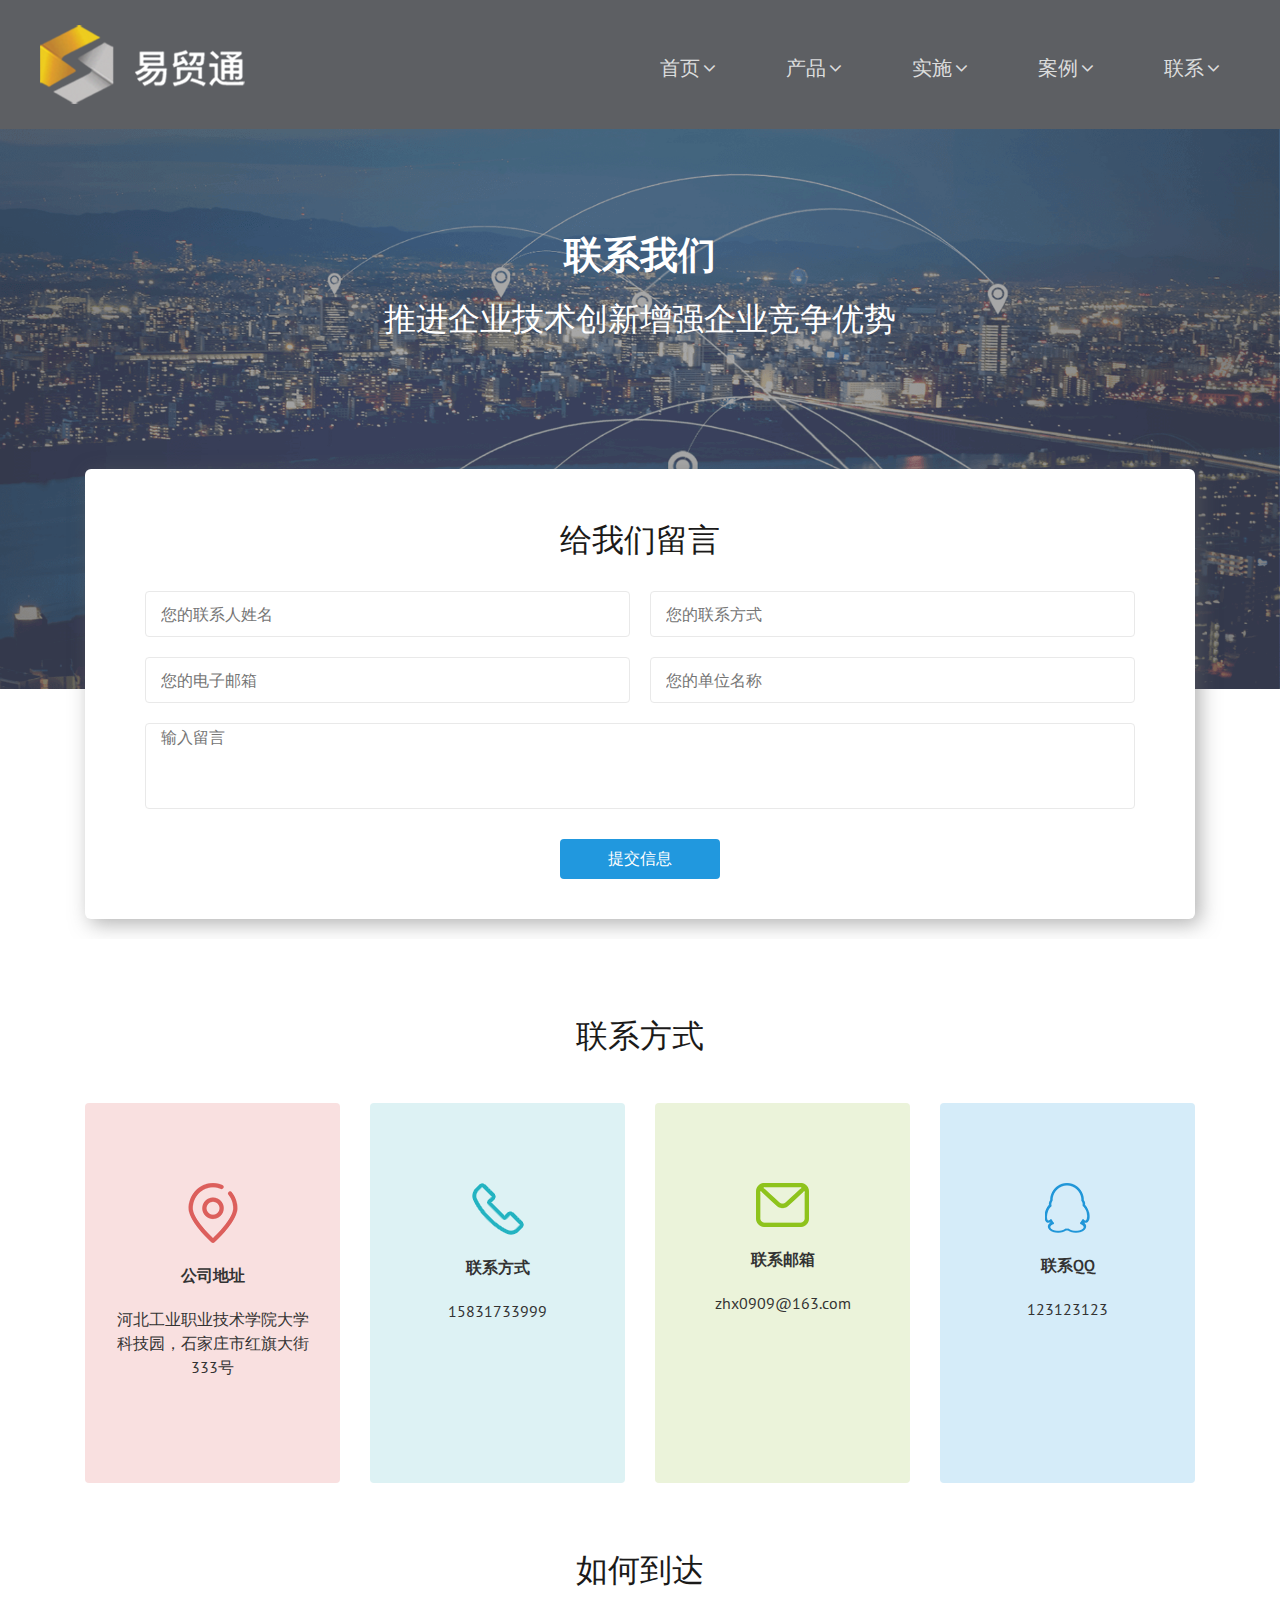
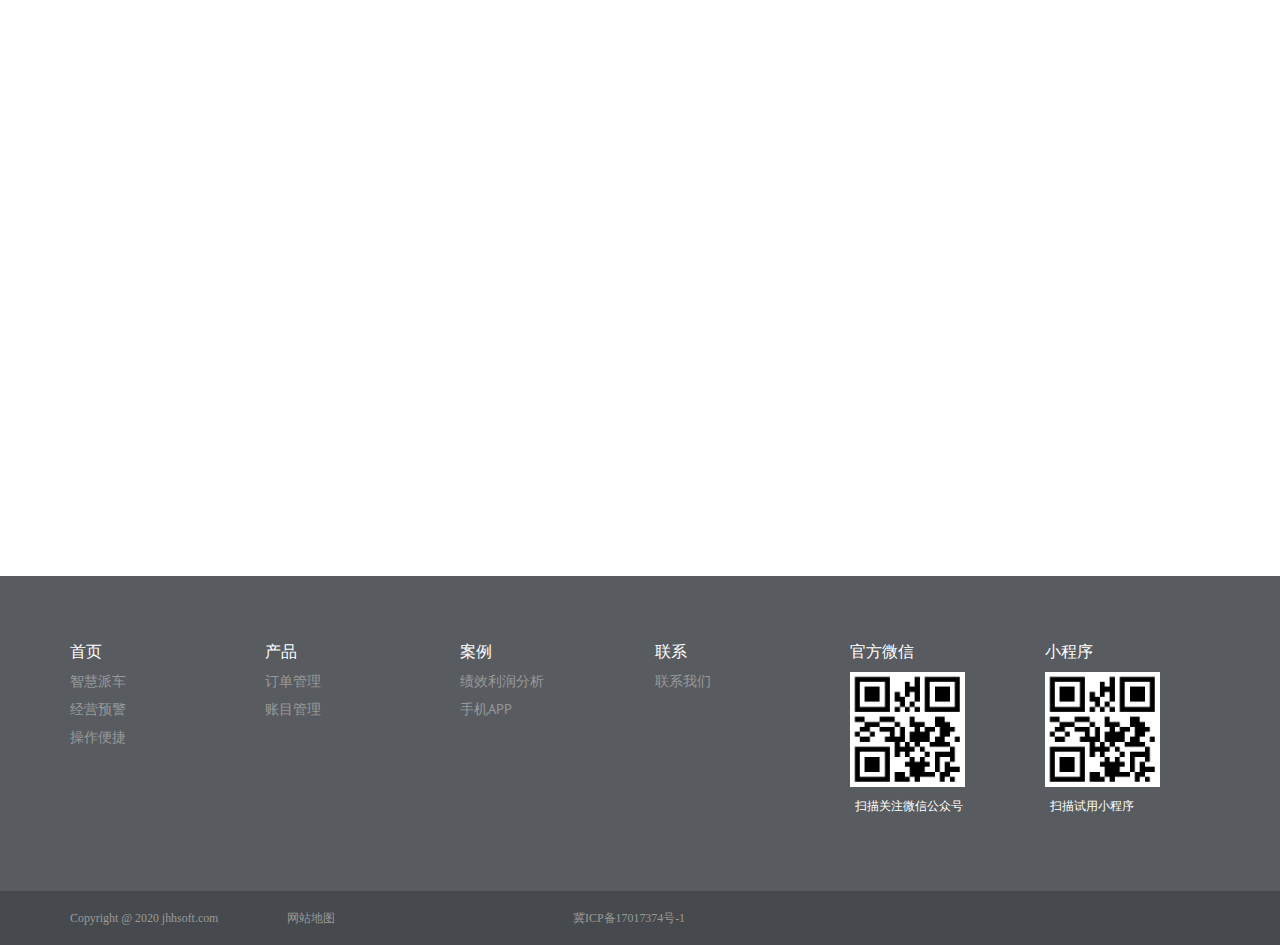
<file: products/codes/contact.html>
<!DOCTYPE html>
<html lang="zh-hans" class="no-js">
<head>
    <meta charset="UTF-8">
    <meta http-equiv="X-UA-Compatible" content="IE=edge">
    <meta name="viewport" content="width=device-width, initial-scale=1.0">
    <meta name="description" content="">
    <meta name="author" content="">
    <link rel="profile" href="">
    <link rel="pingback" href="">


    <link rel="shortcut icon" href="../../wp-content/uploads/2019/03/favicon.ico">

    <!-- Global CSS -->
    <link rel="stylesheet" href="../../wp-content/themes/startupkit/assets/plugins/bootstrap/css/bootstrap.min.css">
    <link rel="stylesheet" href="../../wp-content/themes/startupkit/assets/plugins/font-awesome/css/font-awesome.min.css">

    <!-- Theme CSS -->
    <link id="theme-style" rel="stylesheet" href="../../wp-content/themes/startupkit/assets/main.min.css">
    <link rel='stylesheet' id='twentyseventeen-style-css'  href='../../wp-content/themes/startupkit/style.css' type='text/css' media='all' />
    <link rel="stylesheet" href="../../wp-content/themes/startupkit/main.css">
    <script type="text/javascript" src="../../wp-content/themes/startupkit/assets/plugins/jquery-1.12.4.min.js"></script>
    <script>(function(html){html.className = html.className.replace(/\bno-js\b/,'js')})(document.documentElement);</script>
    <title>联系我们</title>

    <meta name="description"  content="" />

    <meta name="keywords"  content="" />

    <link rel="canonical" href="" />
    <style type="text/css">
        img.wp-smiley,
        img.emoji {
            display: inline !important;
            border: none !important;
            box-shadow: none !important;
            height: 1em !important;
            width: 1em !important;
            margin: 0 .07em !important;
            vertical-align: -0.1em !important;
            background: none !important;
            padding: 0 !important;
        }
    </style>
    <link rel='stylesheet' id='wpml-legacy-vertical-list-0-css'  href='../../wp-content/plugins/sitepress-multilingual-cms/templates/language-switchers/legacy-list-vertical/style.css' type='text/css' media='all' />
    <link rel='stylesheet' id='twentyseventeen-fonts-css'  href='../../fonts.googleapis.com/css.css' type='text/css' media='all' />
    <link rel='shortlink' href='../../wp-content/uploads/2019/03/favicon.ico'/>
    <meta name="generator" content="WPML ver:3.7.1 stt:60,1;" />
    <style type="text/css">.recentcomments a{display:inline !important;padding:0 !important;margin:0 !important;}</style>


    <script type='text/javascript'>
        var _vds = _vds || [];
        window._vds = _vds;
        (function(){
            _vds.push(['setAccountId', 'b6123784f9e077bd']);
            (function() {
                var vds = document.createElement('script');
                vds.type='text/javascript';
                vds.async = true;
                vds.src = ('https:' == document.location.protocol ? 'https://' : 'http://') + 'dn-growing.qbox.me/vds.js';
                var s = document.getElementsByTagName('script')[0];
                s.parentNode.insertBefore(vds, s);
            })();
        })();

    </script>

    <script>
        (function(i,s,o,g,r,a,m){i['GoogleAnalyticsObject']=r;i[r]=i[r]||function(){
            (i[r].q=i[r].q||[]).push(arguments)},i[r].l=1*new Date();a=s.createElement(o),
            m=s.getElementsByTagName(o)[0];a.async=1;a.src=g;m.parentNode.insertBefore(a,m)
        })(window,document,'script','https://www.google-analytics.com/analytics.js','ga');

        ga('create', 'UA-37731108-5', 'auto');
        ga('send', 'pageview');

    </script>

    <meta name="shenma-site-verification" content="33d02d22056e651338fddca17b9b736c_1526261261">
    <meta name="360-site-verification" content="facfaa64132a1f1409af536902816b36" />
    <script src="../../wp-content/plugins/swiper/swiper.min.js"></script>
    <link rel="stylesheet" href="../../wp-content/themes/startupkit/assets/plugins/swiper/swiper.min.css">
</head>

<body class="startupkit" class="otms_products-template-default single single-otms_products postid-81 group-blog has-header-image has-sidebar colors-light" data-spy="scroll" data-target="#page-nav" id="body">
<!-- ******HEADER****** -->
<header id="header" class="header header_display">
    <div class="container">
        <h1 class="logo logo_50">
            <a href="index.html"><img src="../../wp-content/uploads/2019/03/logo.png" alt="物流运输管理平台"></a>
        </h1>
        <!--//logo-->
        <nav class="main-nav navbar-right" role="navigation">
            <div class="navbar-header">
                <button class="navbar-toggle" type="button" data-toggle="collapse" data-target="#navbar-collapse">
                    <span class="icon-bar"></span>
                    <span class="icon-bar"></span>
                    <span class="icon-bar"></span>
                </button>
                <!--//nav-toggle-->
            </div>
            <!--//navbar-header-->
            <div id="navbar-collapse" class="navbar-collapse collapse">

                <ul id="menu-header" class="nav navbar-nav"><li id="menu-item-112" class="nav-item menu-item-112 dropdown"><a class="dropdown-toggle"  href="index.html">首页<i class="fa fa-angle-down nav-item-i"></i></a></li>
                    <li id="menu-item-6620" class="nav-item menu-item-6620 dropdown"><a class="dropdown-toggle" href="product.html">产品<i class="fa fa-angle-down nav-item-i"></i></a></li>
                    <li id="menu-item-114" class="nav-item menu-item-114 dropdown"><a class="dropdown-toggle"   href="implementation.html">实施<i class="fa fa-angle-down nav-item-i"></i></a></li>
                    <li id="menu-item-115" class="nav-item menu-item-115 dropdown"><a class="dropdown-toggle"   href="case.html">案例<i class="fa fa-angle-down nav-item-i"></i></a></li>
                    <li id="menu-item-116" class="nav-item menu-item-116 dropdown"><a class="dropdown-toggle"   href="contact.html">联系<i class="fa fa-angle-down nav-item-i"></i></a>
                        <!--<ul class="dropdown-menu">
                            <li id="menu-item-183" class="nav-item"><a href="" class="title"></a></li>
                            <li id="menu-item-185" class="nav-item"><a href="" class="title"></a></li>
                            <li id="menu-item-139" class="nav-item"><a href="" class="title"></a></li>
                        </ul>-->
                    </li>
                </ul>
            </div>
        </nav>
    </div>
</header>
<link rel="stylesheet" href="../../wp-content/themes/startupkit/assets/plugins/RWD-Table-Patterns/rwd-table.min.css">


<div id="contact_page1" class="contact_page1">

    <div id="contact_page1_bg" class="contact_page1_bg text-center" style="background: url('../../wp-content/uploads/2019/03/contactbg.png') no-repeat center center; background-size: cover">
        <div class="container">
            <h1 class="col-xs-12"><b>联系我们</b></h1>
            <h3 class="col-xs-12">推进企业技术创新增强企业竞争优势</h3>
        </div>
    </div>

    <div id="contact_page1_box_position" class="contact_page1_box_position">
        <div class="container">
            <div class="contact_page1_box col-xs-12">
                <h1 class="col-xs-12 text-center contact_page1_title">给我们留言</h1>
                <input id="contact_name" class="col-md-6 col-xs-12 contact_page1_text contact_input" placeholder="您的联系人姓名" type="text">
                <input id="contact_phone" class="col-md-6 col-xs-12 contact_page1_text contact_input" placeholder="您的联系方式" type="text">
                <input id="contact_email" class="col-md-6 col-xs-12 contact_page1_text contact_input" placeholder="您的电子邮箱" type="text">
                <input id="contact_company" class="col-md-6 col-xs-12 contact_page1_text contact_input" placeholder="您的单位名称" type="text">
                <textarea id="contact_text" class="col-xs-12 contact_input" placeholder="输入留言"></textarea>
                <div class="col-xs-12 text-center">
                    <button id="contact_btn" class="contact_page1_btn">提交信息</button>
                </div>
            </div>
        </div>
    </div>

</div>


<div class="contact_page2">

    <div class="container">
        <h1 class="col-xs-12 text-center">联系方式</h1>
        <div class="col-md-3 col-xs-6 contact_page2_block">
            <div class="col-xs-12 text-center contact_page2_block_content" style="background: #f9e0e0;">
                <img src="../../wp-content/uploads/2019/04/address.png" alt="">
                <p><b>公司地址</b></p>
                <p>河北工业职业技术学院大学科技园，石家庄市红旗大街333号</p>
            </div>
        </div>

        <div class="col-md-3 col-xs-6 contact_page2_block">
            <div class="col-xs-12 text-center contact_page2_block_content" style="background: #ddf2f4;">
                <img src="../../wp-content/uploads/2019/04/phone.png" alt="">
                <p><b>联系方式</b></p>
                <p>15831733999</p>
            </div>
        </div>

        <div class="col-md-3 col-xs-6 contact_page2_block">
            <div class="col-xs-12 text-center contact_page2_block_content" style="background: #ebf3da;">
                <img src="../../wp-content/uploads/2019/04/email.png" alt="">
                <p><b>联系邮箱</b></p>
                <p>zhx0909@163.com</p>
            </div>
        </div>

        <div class="col-md-3 col-xs-6 contact_page2_block">
            <div class="col-xs-12 text-center contact_page2_block_content" style="background: #d5ecf9;">
                <img src="../../wp-content/uploads/2019/04/qq.png" alt="">
                <p><b>联系QQ</b></p>
                <p>123123123</p>
            </div>
        </div>
    </div>
    
</div>

<div class="contact_page3">

    <div class="container">
        <h1 class="col-xs-12 text-center">如何到达</h1>
        <div id="allmap" class="col-xs-12">

        </div>

    </div>

</div>

<script>

    $(function () {

        var $inputArr = $(".contact_input");
        $("#contact_btn").click(function () {
            for (var i = 0;$inputArr.length > i;i++) {
                var $inputEvent = $inputArr[i];
                checkFrom($inputEvent.value);
            }
        });

        function checkFrom(eventValue,event) {
            if (eventValue === ""){
                alert("请填入有效内容");
                event.preventDefault()
            }
        }

    });


</script>

<script>
    $(function () {

        f();

        $(window).resize(function(){
            f();
        });

    });

    function f() {
        // 设置page1总体高度
        //获取联系部分元素高度
        var $page1_box_top = $("#contact_page1_box_position").position().top;
        var $contact_page1_box_position = $("#contact_page1_box_position").height();

        //设置元素高度

        $("#contact_page1").css({
            height: ($page1_box_top + $contact_page1_box_position + 20) + "px",
        });
    }
</script>

<script type="text/javascript" src="//api.map.baidu.com/api?v=2.0&ak="></script>
<script type="text/javascript">
    /*alert("↑样式和位置已经设置好，网站上架之前添加百度地图密钥↑");*/
    // 百度地图API功能
    var map = new BMap.Map("allmap");
    var point = new BMap.Point(114.46661,38.020643);
    map.centerAndZoom(point, 17);  //地图层级
    var marker = new BMap.Marker(point);  // 创建标注
    map.addOverlay(marker);               // 将标注添加到地图中
    marker.setAnimation(BMAP_ANIMATION_BOUNCE); //跳动的动画
    /*marker.disableDragging(); */          // 不可拖拽
</script>



<footer class="footer">
    <div class="container hidden-xs footer-style">
        <div class="row">
            <div class="footer-col col-md-2 col-sm-3 col-xs-6">
                <div class="footer-col-inner">
                    <h3 class="col-title">首页</h3>
                    <ul class="footer-menu list-unstyled">
                        <li><h6><a href="">智慧派车</a></h6></li>
                        <li><h6><a href="">经营预警</a></h6></li>
                        <li><h6><a href="">操作便捷</a></h6></li>
                    </ul>
                </div>
            </div>
            <div class="footer-col col-md-2 col-sm-3 col-xs-6">
                <div class="footer-col-inner">
                    <h3 class="col-title">产品</h3>
                    <ul class="footer-menu list-unstyled">
                        <li><h6><a href="">订单管理</a></h6></li>
                        <li><h6><a href="">账目管理</a></h6></li>
                    </ul>
                </div>
            </div>
            <div class="footer-col col-md-2 col-sm-3 col-xs-6">
                <div class="footer-col-inner">
                    <h3 class="col-title">案例</h3>
                    <ul class="footer-menu list-unstyled">
                        <li><h6><a href="">绩效利润分析</a></h6></li>
                        <li><h6><a href="">手机APP</a></h6></li>
                    </ul>
                </div>
            </div>
            <div class="footer-col col-md-2 col-sm-3 col-xs-6">
                <div class="footer-col-inner">
                    <h3 class="col-title">联系</h3>
                    <ul class="footer-menu list-unstyled">
                        <li><h6><a href="">联系我们</a></h6></li>
                    </ul>
                </div>
            </div>

            <div class="footer-col col-md-2 col-sm-3 col-xs-6">
                <div class="footer-col-inner">
                    <h3 class="col-title">官方微信</h3>
                    <img src="../../wp-content/uploads/2019/03/default.png" alt="default" class="img-responsive webchat-img">
                    <p class="webchat-txt">扫描关注微信公众号</p>
                </div>
            </div>

            <div class="footer-col col-md-2 col-sm-3 col-xs-6">
                <div class="footer-col-inner">
                    <h3 class="col-title">小程序</h3>
                    <img src="../../wp-content/uploads/2019/03/default.png" alt="default" class="img-responsive webchat-img">
                    <p class="webchat-txt">扫描试用小程序</p>
                </div>
            </div>
        </div>
        <!-- <div class="divider"></div> -->
    </div>
    <div class="hidden visible-xs small_con">
        <div class="item">
            <div class="footer_title">
                <h6 class="footer_collapse" id="collapseF967" data-target="#footer967" role="button" data-toggle="collapse" aria-expanded="true">首页<span class="pull-right"><i class="fa footer-angle"></i></span></h6>
            </div>
            <div class="collapse" id="footer967" aria-labelledby="collapseF967">
                <div class="item-inner">
                    <h6><a href="">智慧派车</a></h6>
                    <h6><a href="">经营预警</a></h6>
                    <h6><a href="">操作便捷</a></h6>
                </div>
            </div>
        </div>
        <div class="item">
            <div class="footer_title">
                <h6 class="footer_collapse" id="collapseF6671" data-target="#footer6671" role="button" data-toggle="collapse" aria-expanded="true">产品<span class="pull-right"><i class="fa footer-angle"></i></span></h6>
            </div>
            <div class="collapse" id="footer6671" aria-labelledby="collapseF6671">
                <div class="item-inner">
                    <h6><a href="">订单管理</a></h6>
                    <h6><a href="">账目管理</a></h6>
                </div>
            </div>
        </div>
        <div class="item">
            <div class="footer_title">
                <h6 class="footer_collapse" id="collapseF978" data-target="#footer978" role="button" data-toggle="collapse" aria-expanded="true">案例<span class="pull-right"><i class="fa footer-angle"></i></span></h6>
            </div>
            <div class="collapse" id="footer978" aria-labelledby="collapseF978">
                <div class="item-inner">
                    <h6><a href="">绩效利润分析</a></h6>
                    <h6><a href="">手机APP</a></h6>
                </div>
            </div>
        </div>
        <div class="item">
            <div class="footer_title">
                <h6 class="footer_collapse" id="collapseF982" data-target="#footer982" role="button" data-toggle="collapse" aria-expanded="true">联系<span class="pull-right"><i class="fa footer-angle"></i></span></h6>
            </div>
            <div class="collapse" id="footer982" aria-labelledby="collapseF982">
                <div class="item-inner">
                    <h6><a href="">联系我们</a></h6>
                </div>
            </div>
        </div>

        <div class="item">
            <div class="footer_title">
                <h6 class="footer_collapse" data-target="#footerSubscribed" role="button" data-toggle="collapse" aria-expanded="true">关注<span class="pull-right"><i class="fa footer-angle"></i></span></h6>
            </div>
            <div class="collapse" id="footerSubscribed">
                <div class="item-inner">
                    <h6 class="wechat_dialog"><a href="javascript:;"><i class="fa fa-wechat"></i></a></h6>
                </div>
            </div>
        </div>
        <div class="wechat_model">
            <div class="wechat_con">
                <div class="close_txt">
                    <span>x</span>
                </div>
                <div class="wechat_img">
                    <img class="img-responsive" src="../../wp-content/uploads/2019/03/default.png" alt="">
                </div>
                <p class="webchat_txt">扫描关注微信</p>
            </div>
        </div>
    </div>
    <div class="footer-bottom">
        <div class="container hidden-xs">
            <div class="row ">
                <!-- <small>Copyright @ 2017 oTMS.com <span style="margin-left: 30px;">冀ICP备17017374号-1</span><span style="margin-left: 30px;"><a href="javascript:;"></a></span></small> -->
                <div class="col-lg-3 col-md-3 col-sm-4 col-xs-12 item-one"><small>Copyright @ 2020 jhhsoft.com</small></div>
                <div class="col-lg-3 col-md-3 col-sm-3 col-xs-12"><small><a href="" target="_blank"></a> &nbsp;&nbsp;<a href="" target="_blank">网站地图</a></small></div>
                <div class="col-lg-2 col-md-3 col-sm-3 col-xs-12"><small><a href="" target="_blank">冀ICP备17017374号-1</a></small></div>
            </div>
        </div>
        <div class="hidden visible-xs footer-bottom-small">
            <div class="content">
                <small>Copyright @ 2020 jhhsoft.com</small>
                <small>冀ICP备17017374号-1</small>
                <small><a href=""></a></small>
            </div>
        </div>

        <!-- 友情链接 -->
        <div class="container hidden-xs">
            <div class="row links">

            </div>
        </div>
        <div class="hidden visible-xs footer-bottom-small">
            <div class="content links">

            </div>
        </div>
    </div>

</footer>
<!--//footer-->
<!-- custom img model -->
<div class="modal fade bs-example-modal-lg custom-img-model" tabindex="-1" role="dialog" aria-labelledby="myLargeModalLabel">
    <div class="modal-dialog modal-lg" role="document">
        <div class="modal-content">
            <div class="modal-header">
          <span class="custom-close" data-dismiss="modal" aria-label="Close">
            <img src="../../wp-content/themes/startupkit/assets/img/custom-close-img.png" alt="">
          </span>
            </div>
            <div class="modal-body">
                <img class="custom-img" src="../../wp-content/themes/startupkit/assets/img/products-step.png" alt="">
                <video class="custom-video" src="" controls="controls" width="100%" height="auto">
                    您的浏览器不支持 video 标签。          </video>
            </div>
        </div>
    </div>
</div>
<!-- /end custom img model -->
<!-- loading -->
<div class="modal fade custom-loading-model" tabindex="-1" role="dialog" data-backdrop='static' data-keyboard=false aria-labelledby="customLoading">
    <div class="modal-dialog" role="document">
        <div class="modal-content">
            <div class="modal-header">

            </div>
            <div class="modal-body">
                <div class="custom-loading">
                    <div class="loading"></div>
                </div>
            </div>
        </div>
    </div>
</div>
<!-- /end loading -->
<!-- Javascript -->
<script type="text/javascript" src="../../wp-content/themes/startupkit/assets/all.min.js"></script>
<script type='text/javascript' src='../../wp-includes/js/wp-embed.min.js'></script>

</body>

<script type="text/javascript">
    $('p').each(function() {
        if (!$(this).html()) {
            $(this).remove();
        }
    });

    $('.footer .small_con .collapse').on('show.bs.collapse', function() {
        $(this).closest('.item').addClass('active');
        $(this).closest('.item').siblings().removeClass('active').find('.collapse').removeClass('in');

    });
    $('.footer .small_con .collapse').on('hide.bs.collapse', function() {
        $(this).closest('.item').removeClass('active');
    });

    /*弹出二维码*/
    $('.wechat_dialog').click(function(event) {
        $('.wechat_model').show();
        event.stopPropagation();
    });

    document.onclick = function() {
        $('.wechat_model').hide();
    }

    $(".wechat_con").click(function(event) {
        event.stopPropagation();
    })

    $('.close_txt').click(function() {
        $('.wechat_model').hide();
    });
    $("#top").click(function() {
        $("html,body").animate({scrollTop:0}, 500);
    });
    $("#top-mobile").click(function() {
        $("html,body").animate({scrollTop:0}, 500);
    });
</script>



</html>
</file>
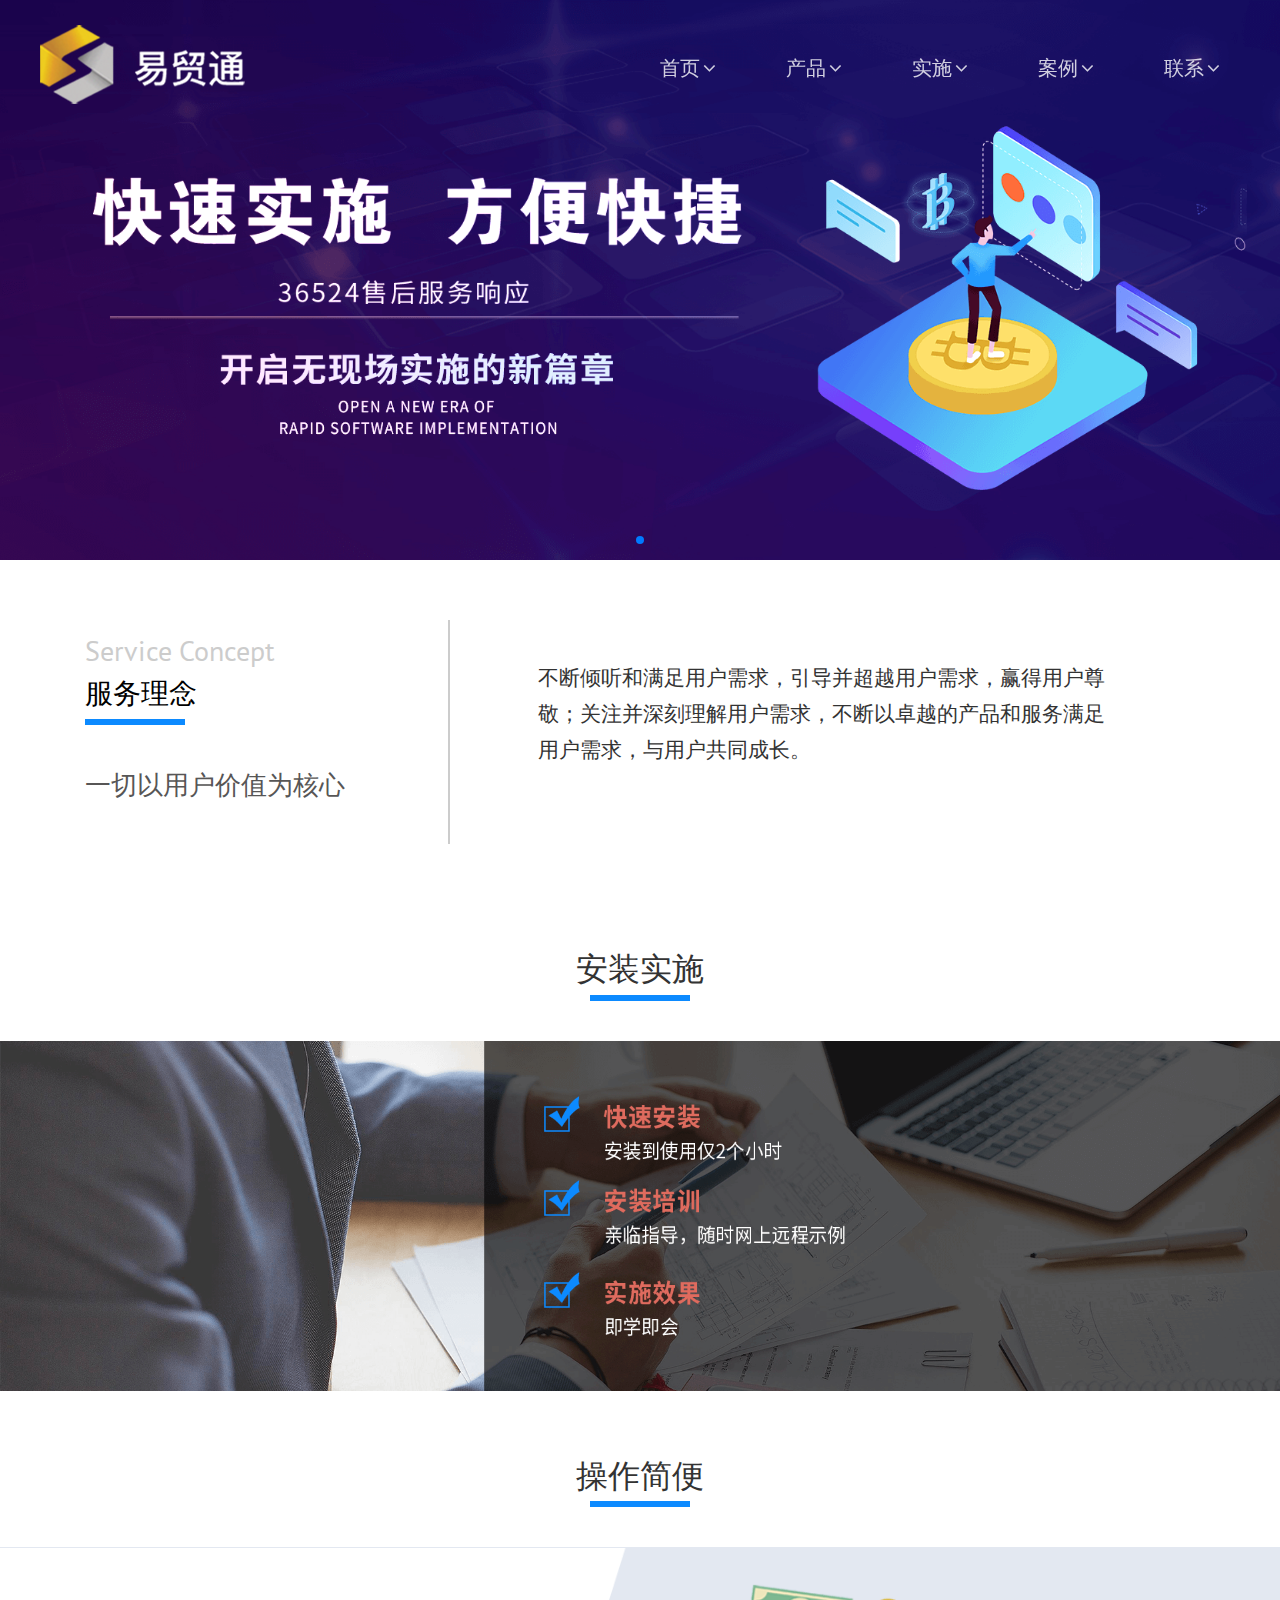
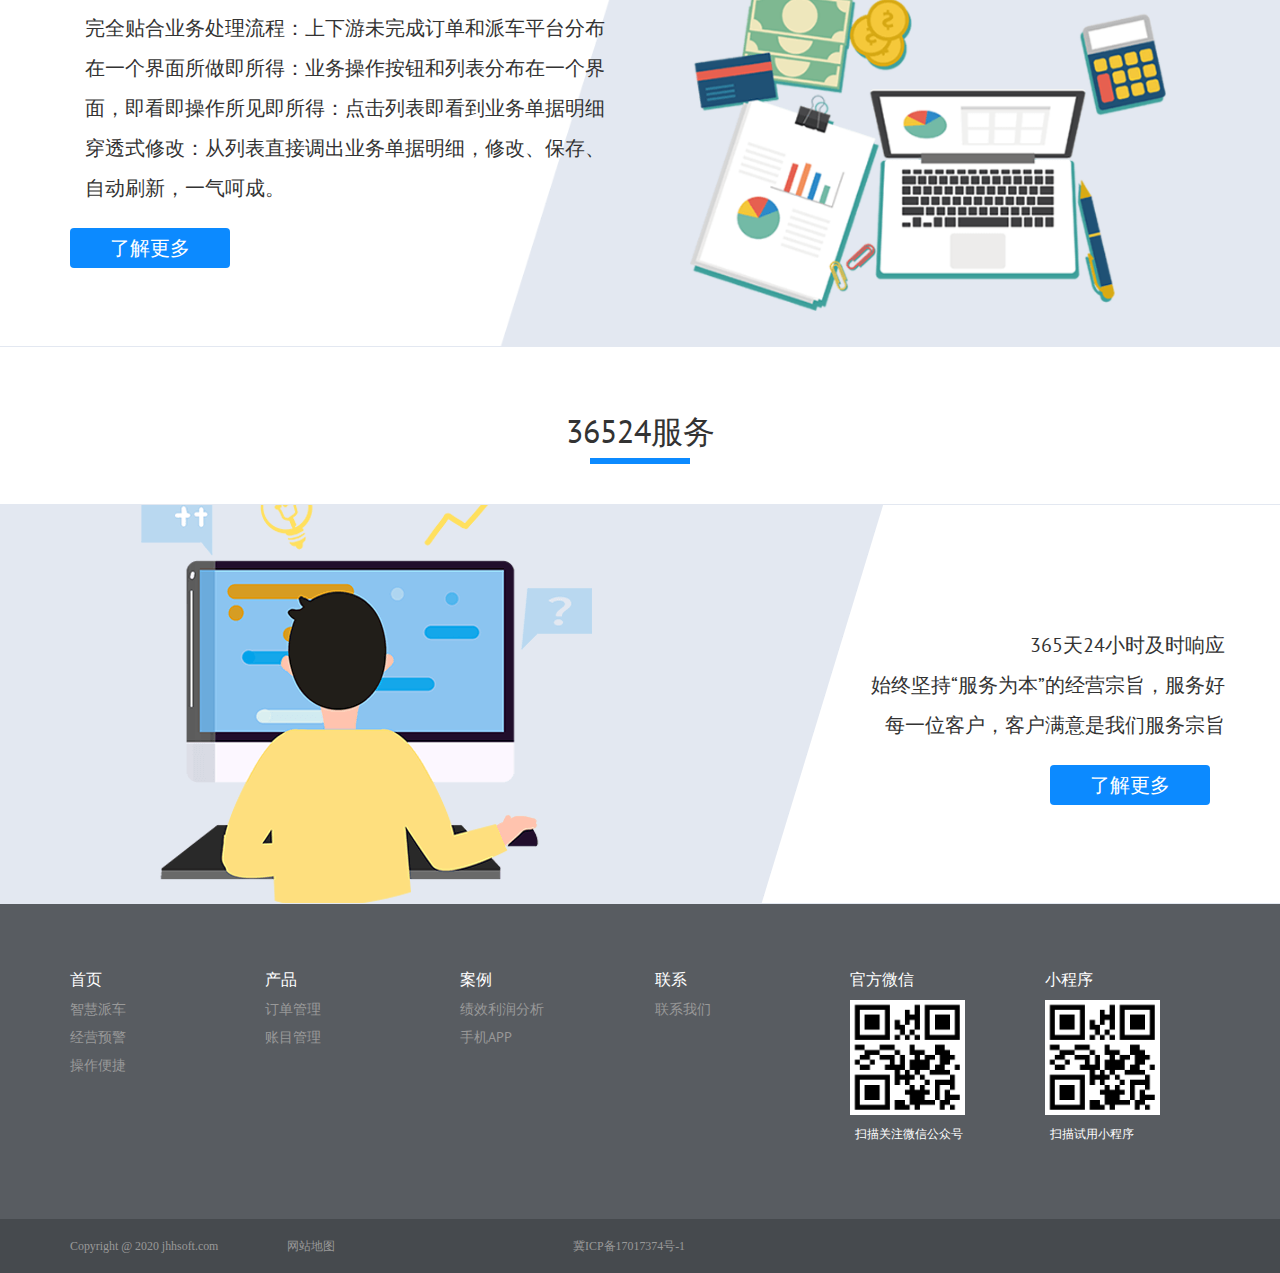
<file: products/codes/implementation.html>
<!DOCTYPE html>
<html lang="zh-hans" class="no-js">
<head>
    <meta charset="UTF-8">
    <meta http-equiv="X-UA-Compatible" content="IE=edge">
    <meta name="viewport" content="width=device-width, initial-scale=1.0">
    <meta name="description" content="">
    <meta name="author" content="">
    <link rel="profile" href="">
    <link rel="pingback" href="">


    <link rel="shortcut icon" href="../../wp-content/uploads/2019/03/favicon.ico">

    <!-- Global CSS -->
    <link rel="stylesheet" href="../../wp-content/themes/startupkit/assets/plugins/bootstrap/css/bootstrap.min.css">
    <link rel="stylesheet" href="../../wp-content/themes/startupkit/assets/plugins/font-awesome/css/font-awesome.min.css">

    <!-- Theme CSS -->
    <link id="theme-style" rel="stylesheet" href="../../wp-content/themes/startupkit/assets/main.min.css">
    <link rel="stylesheet" href="../../wp-content/themes/startupkit/main.css">
    <script type="text/javascript" src="../../wp-content/themes/startupkit/assets/plugins/jquery-1.12.4.min.js"></script>
    <script>(function(html){html.className = html.className.replace(/\bno-js\b/,'js')})(document.documentElement);</script>
    <title>实施</title>

    <meta name="description"  content="" />

    <meta name="keywords"  content="" />

    <link rel="canonical" href="" />
    <style type="text/css">
        img.wp-smiley,
        img.emoji {
            display: inline !important;
            border: none !important;
            box-shadow: none !important;
            height: 1em !important;
            width: 1em !important;
            margin: 0 .07em !important;
            vertical-align: -0.1em !important;
            background: none !important;
            padding: 0 !important;
        }
    </style>
    <link rel='stylesheet' id='wpml-legacy-vertical-list-0-css'  href='../../wp-content/plugins/sitepress-multilingual-cms/templates/language-switchers/legacy-list-vertical/style.css' type='text/css' media='all' />
    <link rel='stylesheet' id='twentyseventeen-fonts-css'  href='../../fonts.googleapis.com/css.css' type='text/css' media='all' />
    <link rel='shortlink' href='../../wp-content/uploads/2019/03/favicon.ico'/>
    <meta name="generator" content="WPML ver:3.7.1 stt:60,1;" />
    <style type="text/css">.recentcomments a{display:inline !important;padding:0 !important;margin:0 !important;}</style>


    <script type='text/javascript'>
        var _vds = _vds || [];
        window._vds = _vds;
        (function(){
            _vds.push(['setAccountId', 'b6123784f9e077bd']);
            (function() {
                var vds = document.createElement('script');
                vds.type='text/javascript';
                vds.async = true;
                vds.src = ('https:' == document.location.protocol ? 'https://' : 'http://') + 'dn-growing.qbox.me/vds.js';
                var s = document.getElementsByTagName('script')[0];
                s.parentNode.insertBefore(vds, s);
            })();
        })();

    </script>

    <script>
        (function(i,s,o,g,r,a,m){i['GoogleAnalyticsObject']=r;i[r]=i[r]||function(){
            (i[r].q=i[r].q||[]).push(arguments)},i[r].l=1*new Date();a=s.createElement(o),
            m=s.getElementsByTagName(o)[0];a.async=1;a.src=g;m.parentNode.insertBefore(a,m)
        })(window,document,'script','https://www.google-analytics.com/analytics.js','ga');

        ga('create', 'UA-37731108-5', 'auto');
        ga('send', 'pageview');

    </script>

    <meta name="shenma-site-verification" content="33d02d22056e651338fddca17b9b736c_1526261261">
    <meta name="360-site-verification" content="facfaa64132a1f1409af536902816b36" />
    <script src="../../wp-content/plugins/swiper/swiper.min.js"></script>
    <link rel="stylesheet" href="../../wp-content/themes/startupkit/assets/plugins/swiper/swiper.min.css">
    <link rel='stylesheet' id='twentyseventeen-style-css'  href='../../wp-content/themes/startupkit/style.css' type='text/css' media='all' />
</head>

<body class="startupkit" class="otms_products-template-default single single-otms_products postid-81 group-blog has-header-image has-sidebar colors-light" data-spy="scroll" data-target="#page-nav" id="body">
<!-- ******HEADER****** -->
<header id="header" class="header header-no-bg">
    <div class="container">
        <h1 class="logo logo_50">
            <a href="index.html"><img src="../../wp-content/uploads/2019/03/logo.png" alt="物流运输管理平台"></a>
        </h1>
        <!--//logo-->
        <nav class="main-nav navbar-right" role="navigation">
            <div class="navbar-header">
                <button class="navbar-toggle" type="button" data-toggle="collapse" data-target="#navbar-collapse">
                    <span class="icon-bar"></span>
                    <span class="icon-bar"></span>
                    <span class="icon-bar"></span>
                </button>
                <!--//nav-toggle-->
            </div>
            <!--//navbar-header-->
            <div id="navbar-collapse" class="navbar-collapse collapse">

                <ul id="menu-header" class="nav navbar-nav"><li id="menu-item-112" class="nav-item menu-item-112 dropdown"><a class="dropdown-toggle"  href="index.html">首页<i class="fa fa-angle-down nav-item-i"></i></a></li>
                    <li id="menu-item-6620" class="nav-item menu-item-6620 dropdown"><a class="dropdown-toggle" href="product.html">产品<i class="fa fa-angle-down nav-item-i"></i></a></li>
                    <li id="menu-item-114" class="nav-item menu-item-114 dropdown"><a class="dropdown-toggle"   href="implementation.html">实施<i class="fa fa-angle-down nav-item-i"></i></a></li>
                    <li id="menu-item-115" class="nav-item menu-item-115 dropdown"><a class="dropdown-toggle"   href="case.html">案例<i class="fa fa-angle-down nav-item-i"></i></a></li>
                    <li id="menu-item-116" class="nav-item menu-item-116 dropdown"><a class="dropdown-toggle"   href="contact.html">联系<i class="fa fa-angle-down nav-item-i"></i></a>
                        <!--<ul class="dropdown-menu">
                            <li id="menu-item-183" class="nav-item"><a href="" class="title"></a></li>
                            <li id="menu-item-185" class="nav-item"><a href="" class="title"></a></li>
                            <li id="menu-item-139" class="nav-item"><a href="" class="title"></a></li>
                        </ul>-->
                    </li>
                </ul>
            </div>
        </nav>
    </div>
</header>
<link rel="stylesheet" href="../../wp-content/themes/startupkit/assets/plugins/RWD-Table-Patterns/rwd-table.min.css">


<!-- banner -->
<section class="products-banner">
    <div class="container" style="width: 100%; padding-left: 0; padding-right: 0;">

        <div class="swiper-container">
            <div class="swiper-wrapper">
                <div class="swiper-slide" style="background: url('../../wp-content/uploads/2019/03/banner3.png') center center no-repeat; background-size: cover;"></div>
            </div>
            <!-- Add Pagination -->
            <div class="swiper-pagination"></div>
            <!-- Add Arrows -->
            <!--<div class="swiper-button-next"></div>
            <div class="swiper-button-prev"></div>-->
        </div>
    </div>
</section>
<!-- /end banner -->

<div class="implementation_page1" style="background: white;">
    <div class="container">
        <div class="col-sm-4 col-xs-12 implementation_page1_left">
            <p class="implementation_page1_line1">Service Concept</p>
            <p class="implementation_page1_line2 longline">服务理念</p>
            <p class="implementation_page1_line3">一切以用户价值为核心</p>
        </div>
        <div class="col-sm-8 col-xs-12 implementation_page1_right">
            <span>
               不断倾听和满足用户需求，引导并超越用户需求，赢得用户尊敬；关注并深刻理解用户需求，不断以卓越的产品和服务满足用户需求，与用户共同成长。
            </span>
        </div>
    </div>
</div>
<div class="implementation_page2">
    <div class="container">
        <h1 class="text-center our_product_brief_title blueline case_page1_title">安装实施</h1>
    </div>
    <div class="implementation_page2_bg">
        <img class="img-responsive" src="../../wp-content/uploads/2019/04/implementation_bg.png" alt="">
    </div>
</div>

<div class="implementation_page3">
    <div class="container">
        <h1 class="text-center our_product_brief_title blueline case_page1_title">操作简便</h1>
    </div>
    <div class="implementation_page3_content">
        <div class="container">
            <div class="col-sm-6 col-xs-12 implementation_page3_content_box">
                <span class="col-xs-12">完全贴合业务处理流程：上下游未完成订单和派车平台分布在一个界面所做即所得：业务操作按钮和列表分布在一个界面，即看即操作所见即所得：点击列表即看到业务单据明细穿透式修改：从列表直接调出业务单据明细，修改、保存、自动刷新，一气呵成。</span>
                <button>了解更多</button>
            </div>
        </div>
    </div>
</div>

<div class="implementation_page4">
    <div class="container">
        <h1 class="text-center our_product_brief_title blueline case_page1_title">36524服务</h1>
    </div>
    <div class="implementation_page4_content">
        <div class="container">
            <div class="col-sm-6 col-xs-12 col-sm-offset-6 implementation_page4_content_box text-right">
                <span class="col-xs-12">365天24小时及时响应<br>始终坚持“服务为本”的经营宗旨，服务好<br>每一位客户，客户满意是我们服务宗旨</span>
                <button>了解更多</button>
            </div>
        </div>
    </div>
</div>

<!-- Initialize Swiper -->
<script>
    var swiper = new Swiper('.swiper-container', {
        spaceBetween: 30,
        centeredSlides: true,
        autoplay: {
            delay: 2500,
            disableOnInteraction: false,
        },
        pagination: {
            el: '.swiper-pagination',
            clickable: true,
        },
        navigation: {
            nextEl: '.swiper-button-next',
            prevEl: '.swiper-button-prev',
        },
    });
</script>


<footer class="footer">
    <div class="container hidden-xs footer-style">
        <div class="row">
            <div class="footer-col col-md-2 col-sm-3 col-xs-6">
                <div class="footer-col-inner">
                    <h3 class="col-title">首页</h3>
                    <ul class="footer-menu list-unstyled">
                        <li><h6><a href="">智慧派车</a></h6></li>
                        <li><h6><a href="">经营预警</a></h6></li>
                        <li><h6><a href="">操作便捷</a></h6></li>
                    </ul>
                </div>
            </div>
            <div class="footer-col col-md-2 col-sm-3 col-xs-6">
                <div class="footer-col-inner">
                    <h3 class="col-title">产品</h3>
                    <ul class="footer-menu list-unstyled">
                        <li><h6><a href="">订单管理</a></h6></li>
                        <li><h6><a href="">账目管理</a></h6></li>
                    </ul>
                </div>
            </div>
            <div class="footer-col col-md-2 col-sm-3 col-xs-6">
                <div class="footer-col-inner">
                    <h3 class="col-title">案例</h3>
                    <ul class="footer-menu list-unstyled">
                        <li><h6><a href="">绩效利润分析</a></h6></li>
                        <li><h6><a href="">手机APP</a></h6></li>
                    </ul>
                </div>
            </div>
            <div class="footer-col col-md-2 col-sm-3 col-xs-6">
                <div class="footer-col-inner">
                    <h3 class="col-title">联系</h3>
                    <ul class="footer-menu list-unstyled">
                        <li><h6><a href="">联系我们</a></h6></li>
                    </ul>
                </div>
            </div>

            <div class="footer-col col-md-2 col-sm-3 col-xs-6">
                <div class="footer-col-inner">
                    <h3 class="col-title">官方微信</h3>
                    <img src="../../wp-content/uploads/2019/03/default.png" alt="default" class="img-responsive webchat-img">
                    <p class="webchat-txt">扫描关注微信公众号</p>
                </div>
            </div>

            <div class="footer-col col-md-2 col-sm-3 col-xs-6">
                <div class="footer-col-inner">
                    <h3 class="col-title">小程序</h3>
                    <img src="../../wp-content/uploads/2019/03/default.png" alt="default" class="img-responsive webchat-img">
                    <p class="webchat-txt">扫描试用小程序</p>
                </div>
            </div>
        </div>
        <!-- <div class="divider"></div> -->
    </div>
    <div class="hidden visible-xs small_con">
        <div class="item">
            <div class="footer_title">
                <h6 class="footer_collapse" id="collapseF967" data-target="#footer967" role="button" data-toggle="collapse" aria-expanded="true">首页<span class="pull-right"><i class="fa footer-angle"></i></span></h6>
            </div>
            <div class="collapse" id="footer967" aria-labelledby="collapseF967">
                <div class="item-inner">
                    <h6><a href="">智慧派车</a></h6>
                    <h6><a href="">经营预警</a></h6>
                    <h6><a href="">操作便捷</a></h6>
                </div>
            </div>
        </div>
        <div class="item">
            <div class="footer_title">
                <h6 class="footer_collapse" id="collapseF6671" data-target="#footer6671" role="button" data-toggle="collapse" aria-expanded="true">产品<span class="pull-right"><i class="fa footer-angle"></i></span></h6>
            </div>
            <div class="collapse" id="footer6671" aria-labelledby="collapseF6671">
                <div class="item-inner">
                    <h6><a href="">订单管理</a></h6>
                    <h6><a href="">账目管理</a></h6>
                </div>
            </div>
        </div>
        <div class="item">
            <div class="footer_title">
                <h6 class="footer_collapse" id="collapseF978" data-target="#footer978" role="button" data-toggle="collapse" aria-expanded="true">案例<span class="pull-right"><i class="fa footer-angle"></i></span></h6>
            </div>
            <div class="collapse" id="footer978" aria-labelledby="collapseF978">
                <div class="item-inner">
                    <h6><a href="">绩效利润分析</a></h6>
                    <h6><a href="">手机APP</a></h6>
                </div>
            </div>
        </div>
        <div class="item">
            <div class="footer_title">
                <h6 class="footer_collapse" id="collapseF982" data-target="#footer982" role="button" data-toggle="collapse" aria-expanded="true">联系<span class="pull-right"><i class="fa footer-angle"></i></span></h6>
            </div>
            <div class="collapse" id="footer982" aria-labelledby="collapseF982">
                <div class="item-inner">
                    <h6><a href="">联系我们</a></h6>
                </div>
            </div>
        </div>

        <div class="item">
            <div class="footer_title">
                <h6 class="footer_collapse" data-target="#footerSubscribed" role="button" data-toggle="collapse" aria-expanded="true">关注<span class="pull-right"><i class="fa footer-angle"></i></span></h6>
            </div>
            <div class="collapse" id="footerSubscribed">
                <div class="item-inner">
                    <h6 class="wechat_dialog"><a href="javascript:;"><i class="fa fa-wechat"></i></a></h6>
                </div>
            </div>
        </div>
        <div class="wechat_model">
            <div class="wechat_con">
                <div class="close_txt">
                    <span>x</span>
                </div>
                <div class="wechat_img">
                    <img class="img-responsive" src="../../wp-content/uploads/2019/03/default.png" alt="">
                </div>
                <p class="webchat_txt">扫描关注微信</p>
            </div>
        </div>
    </div>
    <div class="footer-bottom">
        <div class="container hidden-xs">
            <div class="row ">
                <!-- <small>Copyright @ 2017 oTMS.com <span style="margin-left: 30px;">冀ICP备17017374号-1</span><span style="margin-left: 30px;"><a href="javascript:;"></a></span></small> -->
                <div class="col-lg-3 col-md-3 col-sm-4 col-xs-12 item-one"><small>Copyright @ 2020 jhhsoft.com</small></div>
                <div class="col-lg-3 col-md-3 col-sm-3 col-xs-12"><small><a href="" target="_blank"></a> &nbsp;&nbsp;<a href="" target="_blank">网站地图</a></small></div>
                <div class="col-lg-2 col-md-3 col-sm-3 col-xs-12"><small><a href="" target="_blank">冀ICP备17017374号-1</a></small></div>
            </div>
        </div>
        <div class="hidden visible-xs footer-bottom-small">
            <div class="content">
                <small>Copyright @ 2020 jhhsoft.com</small>
                <small>冀ICP备17017374号-1</small>
                <small><a href=""></a></small>
            </div>
        </div>

        <!-- 友情链接 -->
        <div class="container hidden-xs">
            <div class="row links">

            </div>
        </div>
        <div class="hidden visible-xs footer-bottom-small">
            <div class="content links">

            </div>
        </div>
    </div>

</footer>
<!--//footer-->
<!-- custom img model -->
<div class="modal fade bs-example-modal-lg custom-img-model" tabindex="-1" role="dialog" aria-labelledby="myLargeModalLabel">
    <div class="modal-dialog modal-lg" role="document">
        <div class="modal-content">
            <div class="modal-header">
          <span class="custom-close" data-dismiss="modal" aria-label="Close">
            <img src="../../wp-content/themes/startupkit/assets/img/custom-close-img.png" alt="">
          </span>
            </div>
            <div class="modal-body">
                <img class="custom-img" src="../../wp-content/themes/startupkit/assets/img/products-step.png" alt="">
                <video class="custom-video" src="" controls="controls" width="100%" height="auto">
                    您的浏览器不支持 video 标签。          </video>
            </div>
        </div>
    </div>
</div>
<!-- /end custom img model -->
<!-- loading -->
<div class="modal fade custom-loading-model" tabindex="-1" role="dialog" data-backdrop='static' data-keyboard=false aria-labelledby="customLoading">
    <div class="modal-dialog" role="document">
        <div class="modal-content">
            <div class="modal-header">

            </div>
            <div class="modal-body">
                <div class="custom-loading">
                    <div class="loading"></div>
                </div>
            </div>
        </div>
    </div>
</div>
<!-- /end loading -->
<!-- Javascript -->
<script type="text/javascript" src="../../wp-content/themes/startupkit/assets/all.min.js"></script>
<script type='text/javascript' src='../../wp-includes/js/wp-embed.min.js'></script>

</body>


<script type="text/javascript">
    $('p').each(function() {
        if (!$(this).html()) {
            $(this).remove();
        }
    });

    $('.footer .small_con .collapse').on('show.bs.collapse', function() {
        $(this).closest('.item').addClass('active');
        $(this).closest('.item').siblings().removeClass('active').find('.collapse').removeClass('in');

    });
    $('.footer .small_con .collapse').on('hide.bs.collapse', function() {
        $(this).closest('.item').removeClass('active');
    });

    /*弹出二维码*/
    $('.wechat_dialog').click(function(event) {
        $('.wechat_model').show();
        event.stopPropagation();
    });

    document.onclick = function() {
        $('.wechat_model').hide();
    }

    $(".wechat_con").click(function(event) {
        event.stopPropagation();
    })

    $('.close_txt').click(function() {
        $('.wechat_model').hide();
    });
    $("#top").click(function() {
        $("html,body").animate({scrollTop:0}, 500);
    });
    $("#top-mobile").click(function() {
        $("html,body").animate({scrollTop:0}, 500);
    });
</script>



</html>
</file>
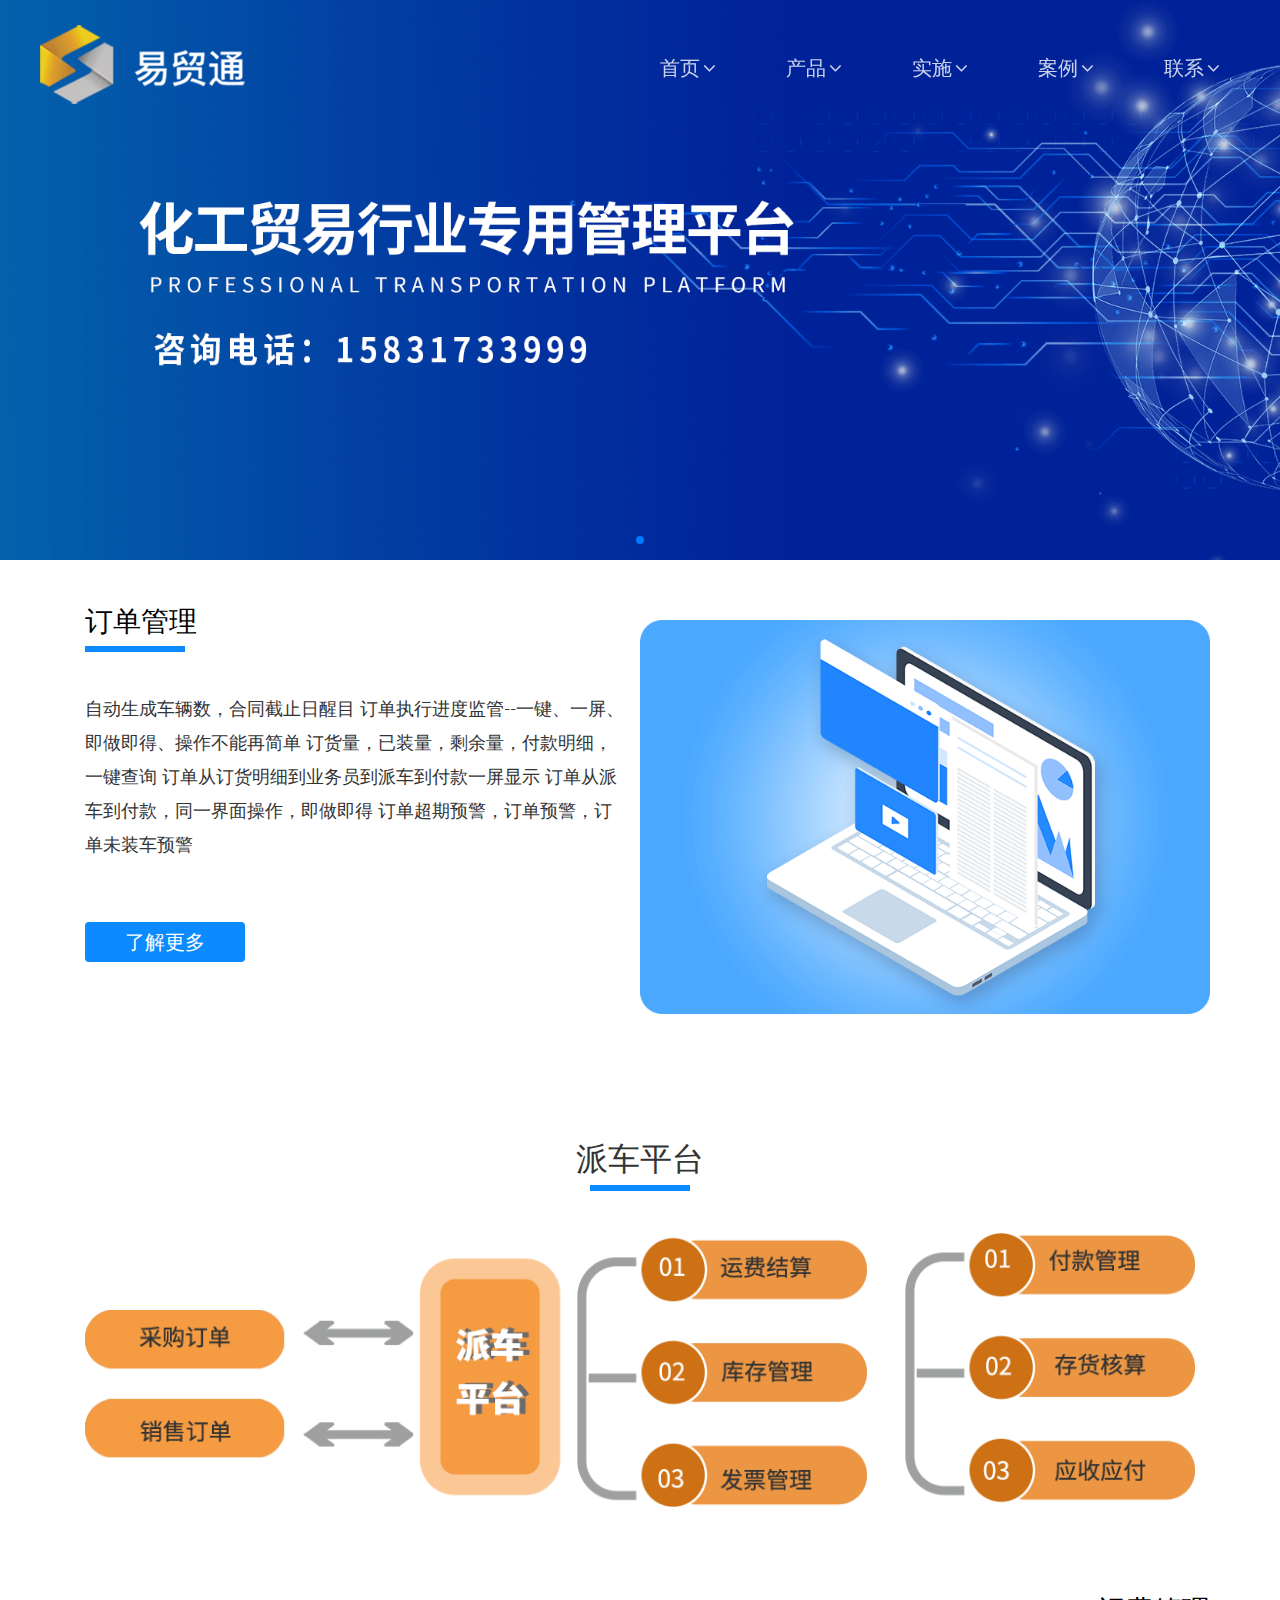
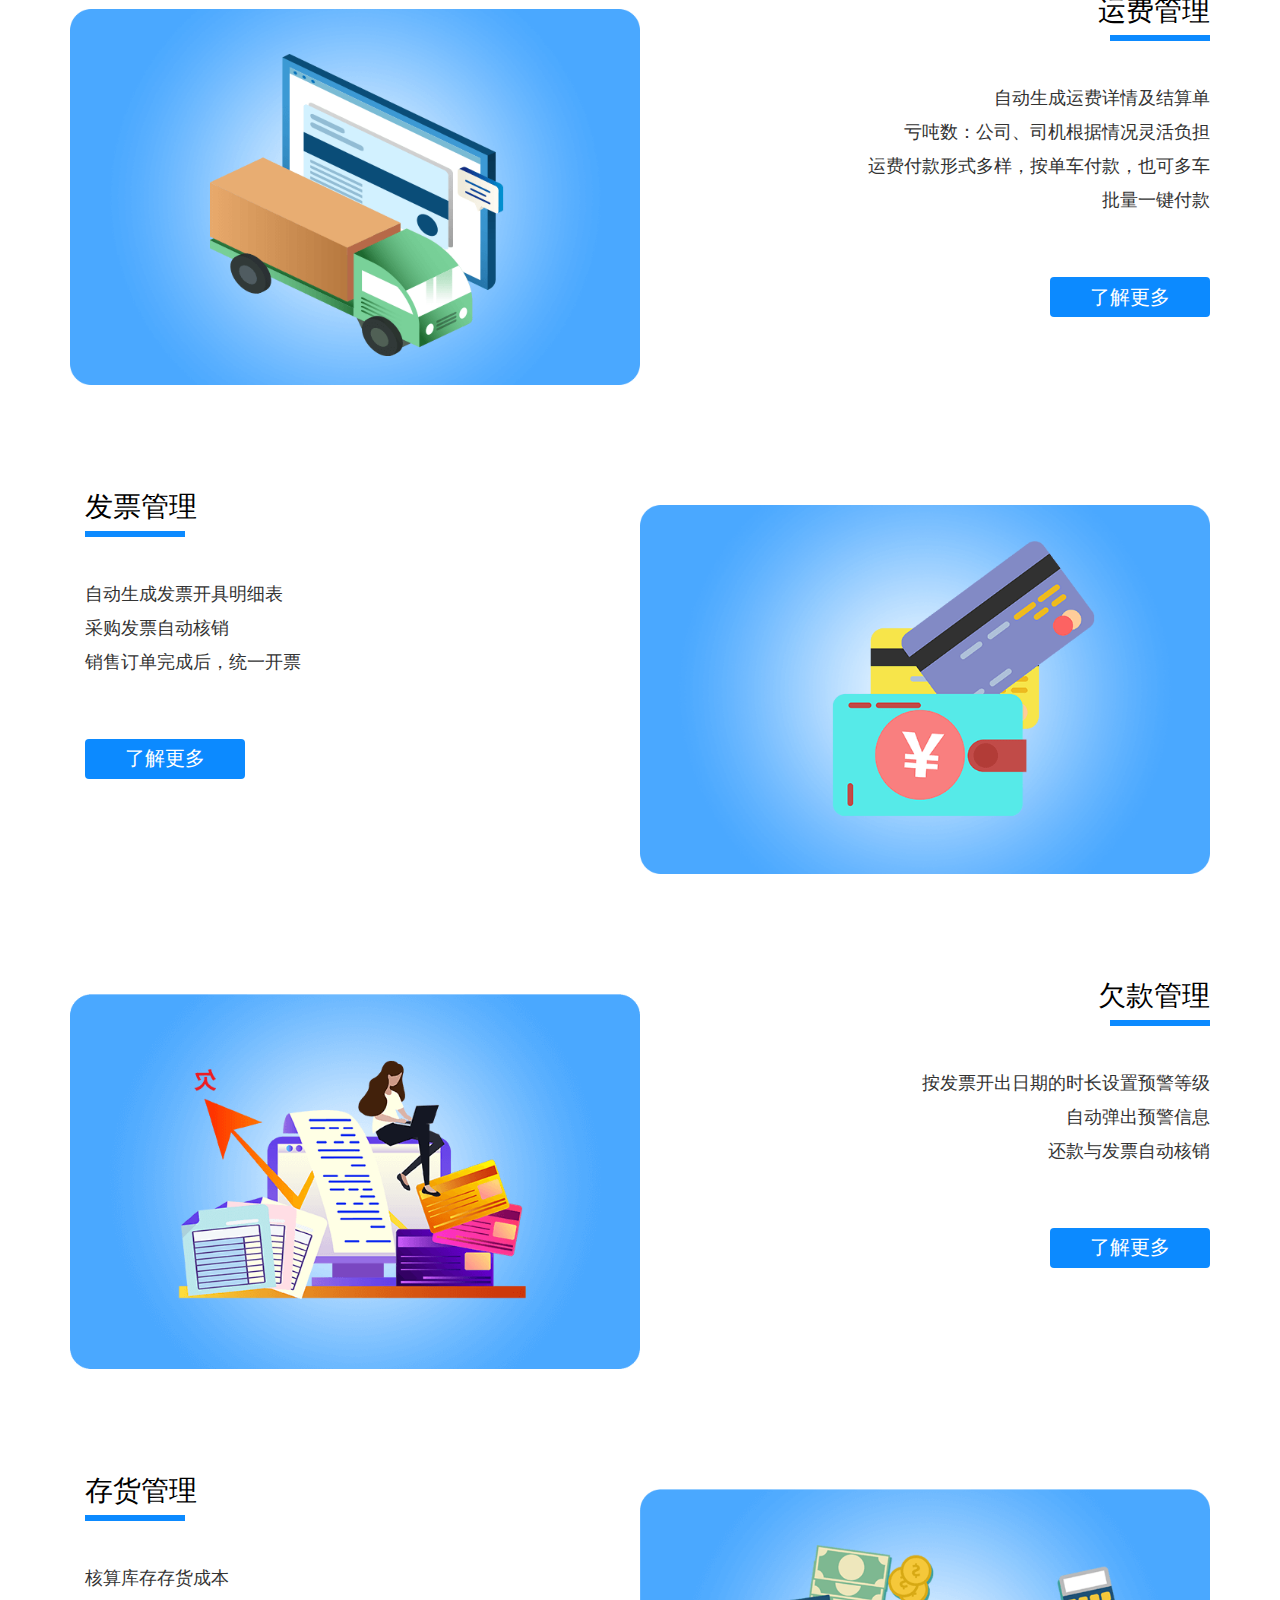
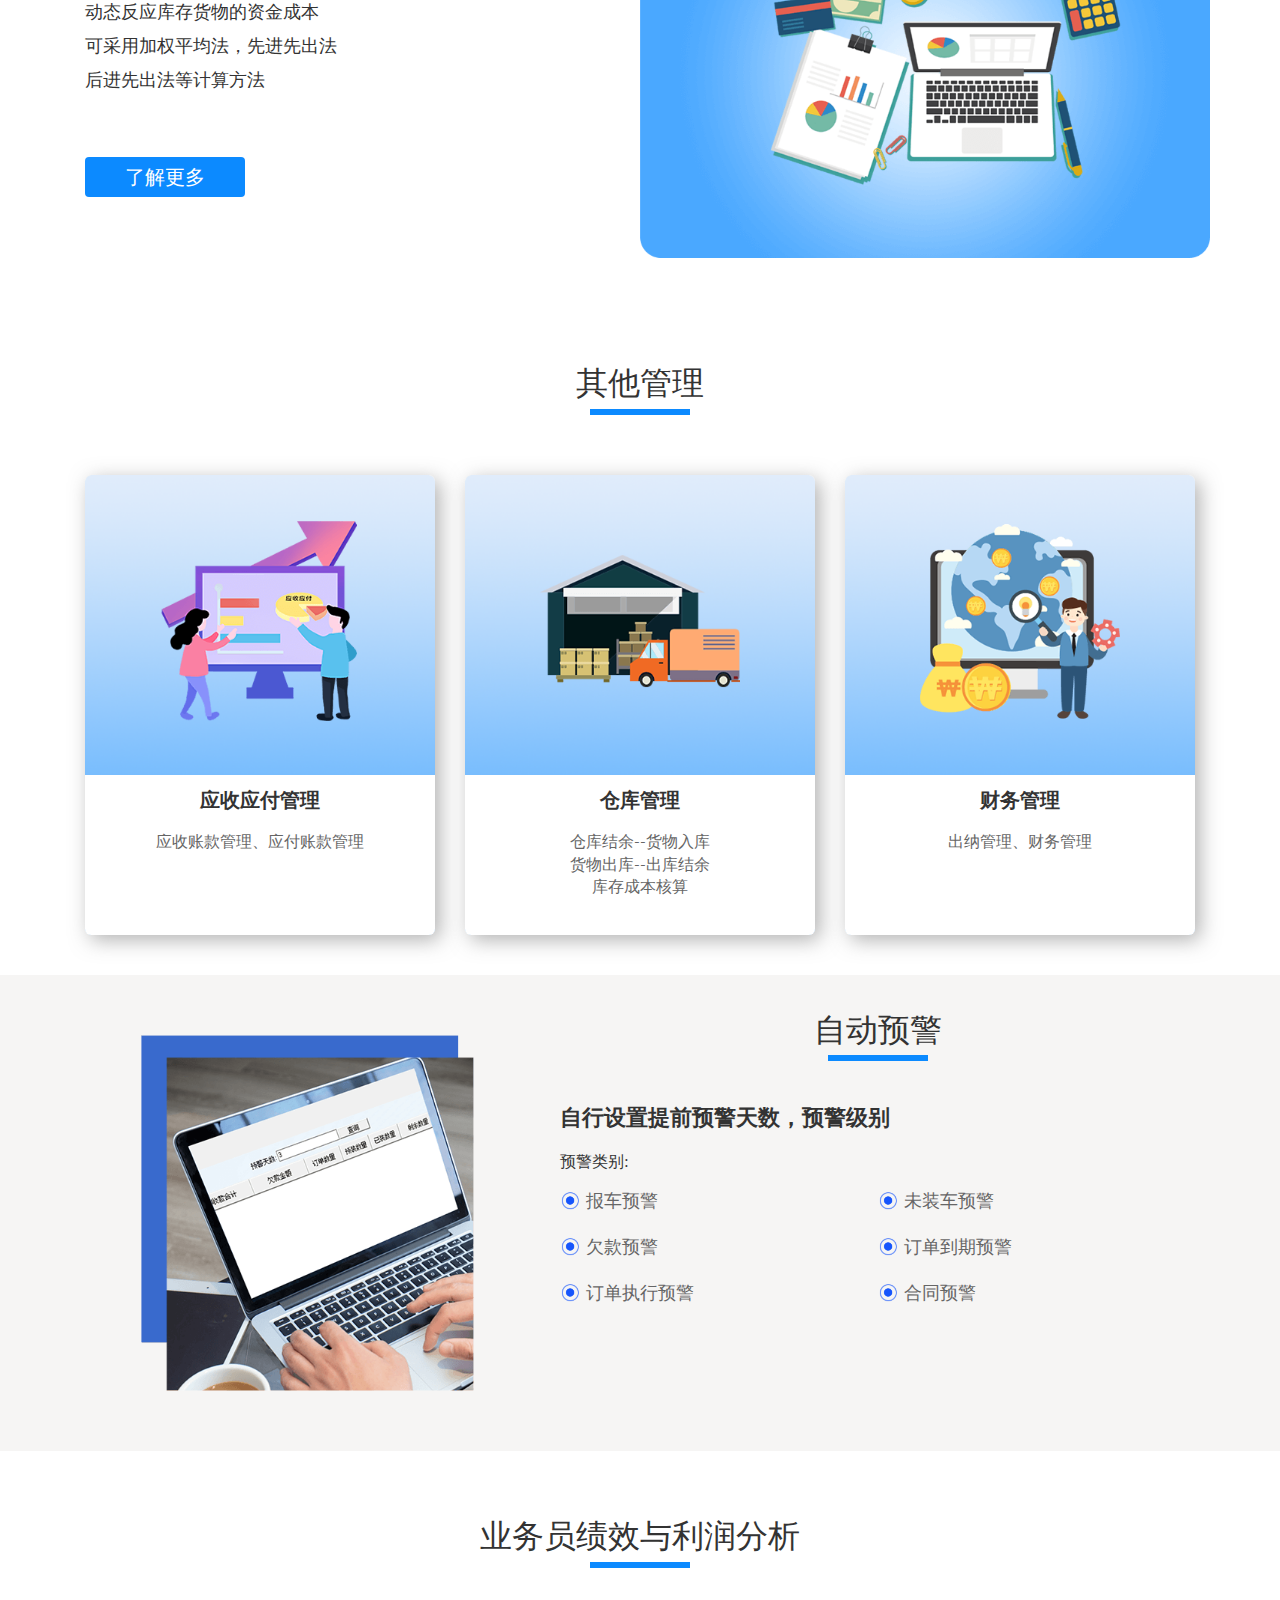
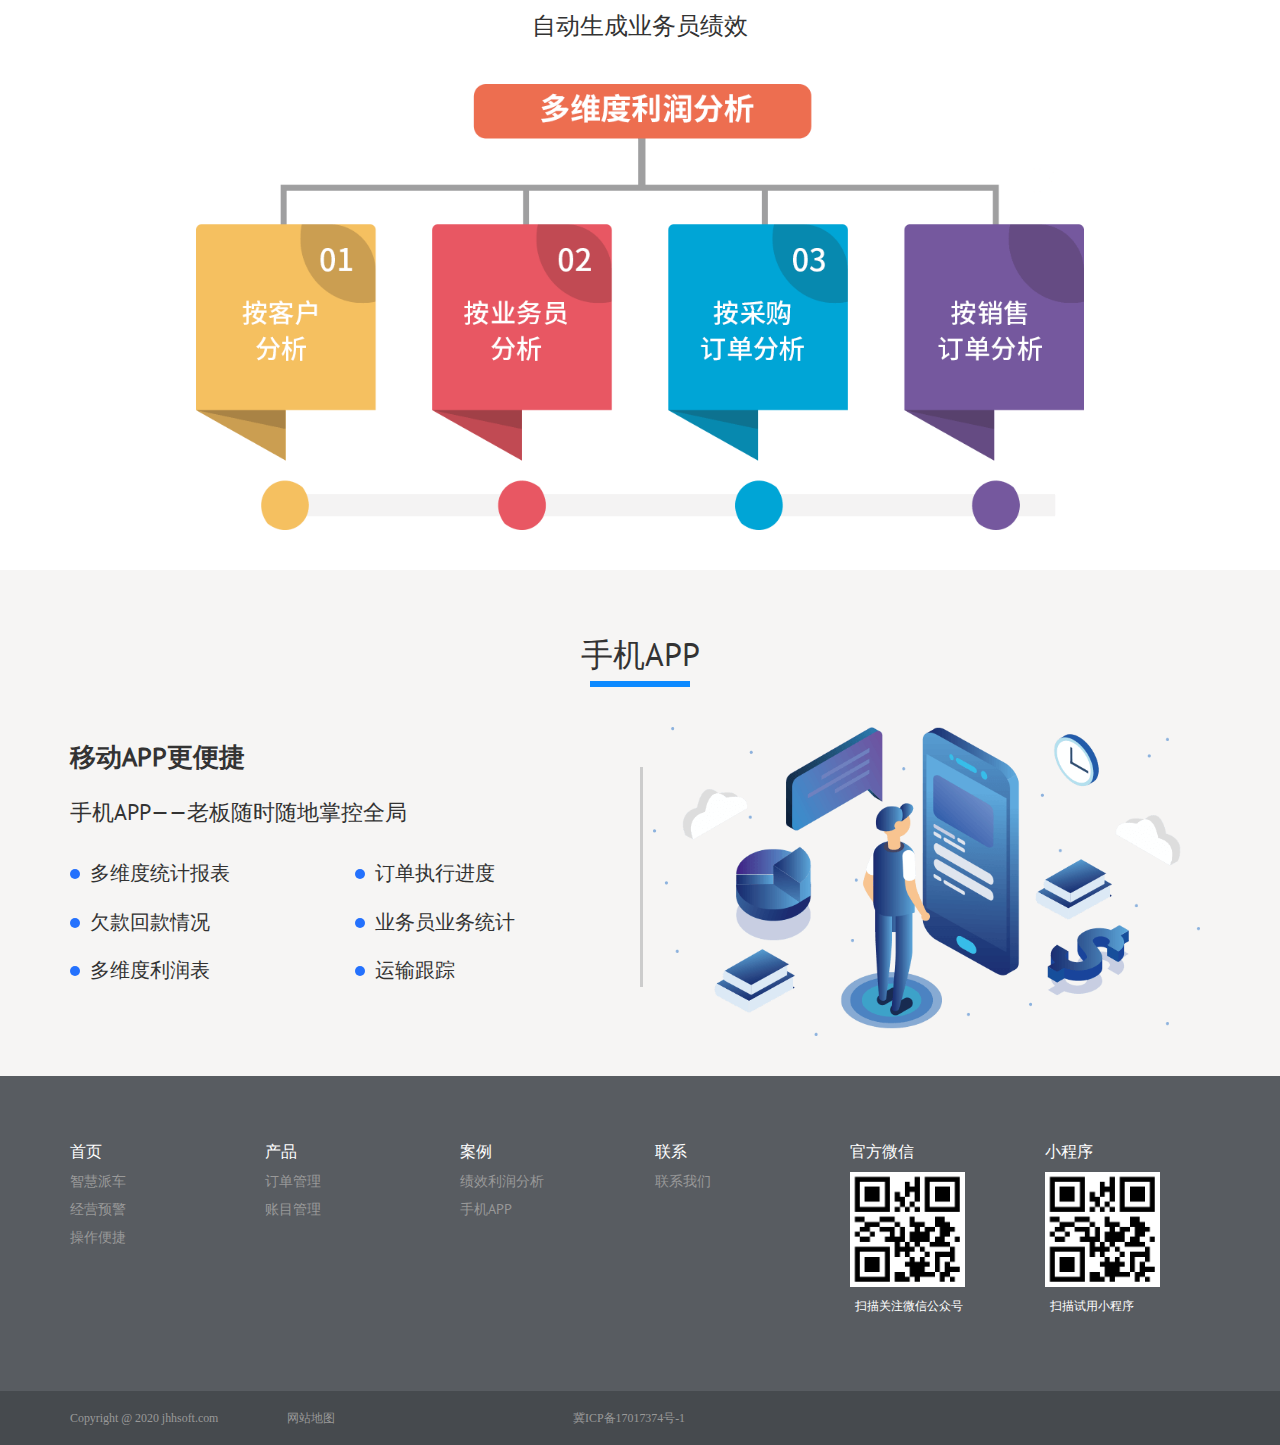
<file: products/codes/product.html>
<!DOCTYPE html>
<html lang="zh-hans" class="no-js">
<head>
    <meta charset="UTF-8">
    <meta http-equiv="X-UA-Compatible" content="IE=edge">
    <meta name="viewport" content="width=device-width, initial-scale=1.0">
    <meta name="description" content="">
    <meta name="author" content="">
    <link rel="profile" href="">
    <link rel="pingback" href="">


    <link rel="shortcut icon" href="../../wp-content/uploads/2019/03/favicon.ico">

    <!-- Global CSS -->
    <link rel="stylesheet" href="../../wp-content/themes/startupkit/assets/plugins/bootstrap/css/bootstrap.min.css">
    <link rel="stylesheet" href="../../wp-content/themes/startupkit/assets/plugins/font-awesome/css/font-awesome.min.css">

    <!-- Theme CSS -->
    <link id="theme-style" rel="stylesheet" href="../../wp-content/themes/startupkit/assets/main.min.css">
    <link rel="stylesheet" href="../../wp-content/themes/startupkit/main.css">
    <script type="text/javascript" src="../../wp-content/themes/startupkit/assets/plugins/jquery-1.12.4.min.js"></script>
    <script>(function(html){html.className = html.className.replace(/\bno-js\b/,'js')})(document.documentElement);</script>
    <title>产品</title>
    <meta name="description"  content="" />

    <meta name="keywords"  content="" />

    <link rel="canonical" href="" />
    <style type="text/css">
        img.wp-smiley,
        img.emoji {
            display: inline !important;
            border: none !important;
            box-shadow: none !important;
            height: 1em !important;
            width: 1em !important;
            margin: 0 .07em !important;
            vertical-align: -0.1em !important;
            background: none !important;
            padding: 0 !important;
        }
    </style>
    <link rel='stylesheet' id='wpml-legacy-vertical-list-0-css'  href='../../wp-content/plugins/sitepress-multilingual-cms/templates/language-switchers/legacy-list-vertical/style.css' type='text/css' media='all' />
    <link rel='stylesheet' id='twentyseventeen-fonts-css'  href='../../fonts.googleapis.com/css.css' type='text/css' media='all' />
    <link rel='shortlink' href='../../wp-content/uploads/2019/03/favicon.ico'/>
    <meta name="generator" content="WPML ver:3.7.1 stt:60,1;" />
    <style type="text/css">.recentcomments a{display:inline !important;padding:0 !important;margin:0 !important;}</style>


    <script type='text/javascript'>
        var _vds = _vds || [];
        window._vds = _vds;
        (function(){
            _vds.push(['setAccountId', 'b6123784f9e077bd']);
            (function() {
                var vds = document.createElement('script');
                vds.type='text/javascript';
                vds.async = true;
                vds.src = ('https:' == document.location.protocol ? 'https://' : 'http://') + 'dn-growing.qbox.me/vds.js';
                var s = document.getElementsByTagName('script')[0];
                s.parentNode.insertBefore(vds, s);
            })();
        })();

    </script>

    <script>
        (function(i,s,o,g,r,a,m){i['GoogleAnalyticsObject']=r;i[r]=i[r]||function(){
            (i[r].q=i[r].q||[]).push(arguments)},i[r].l=1*new Date();a=s.createElement(o),
            m=s.getElementsByTagName(o)[0];a.async=1;a.src=g;m.parentNode.insertBefore(a,m)
        })(window,document,'script','https://www.google-analytics.com/analytics.js','ga');

        ga('create', 'UA-37731108-5', 'auto');
        ga('send', 'pageview');

    </script>

    <meta name="shenma-site-verification" content="33d02d22056e651338fddca17b9b736c_1526261261">
    <meta name="360-site-verification" content="facfaa64132a1f1409af536902816b36" />
    <script src="../../wp-content/plugins/swiper/swiper.min.js"></script>
    <link rel="stylesheet" href="../../wp-content/themes/startupkit/assets/plugins/swiper/swiper.min.css">
    <link rel='stylesheet' id='twentyseventeen-style-css'  href='../../wp-content/themes/startupkit/style.css' type='text/css' media='all' />
</head>

<body class="startupkit" class="otms_products-template-default single single-otms_products postid-81 group-blog has-header-image has-sidebar colors-light" data-spy="scroll" data-target="#page-nav" id="body">
<!-- ******HEADER****** -->
<header id="header" class="header header-no-bg">
    <div class="container">
        <h1 class="logo logo_50">
            <a href="index.html"><img src="../../wp-content/uploads/2019/03/logo.png" alt="物流运输管理平台"></a>
        </h1>
        <!--//logo-->
        <nav class="main-nav navbar-right" role="navigation">
            <div class="navbar-header">
                <button class="navbar-toggle" type="button" data-toggle="collapse" data-target="#navbar-collapse">
                    <span class="icon-bar"></span>
                    <span class="icon-bar"></span>
                    <span class="icon-bar"></span>
                </button>
                <!--//nav-toggle-->
            </div>
            <!--//navbar-header-->
            <div id="navbar-collapse" class="navbar-collapse collapse">

                <ul id="menu-header" class="nav navbar-nav"><li id="menu-item-112" class="nav-item menu-item-112 dropdown"><a class="dropdown-toggle"  href="index.html">首页<i class="fa fa-angle-down nav-item-i"></i></a></li>
                    <li id="menu-item-6620" class="nav-item menu-item-6620 dropdown"><a class="dropdown-toggle" href="product.html">产品<i class="fa fa-angle-down nav-item-i"></i></a></li>
                    <li id="menu-item-114" class="nav-item menu-item-114 dropdown"><a class="dropdown-toggle"   href="implementation.html">实施<i class="fa fa-angle-down nav-item-i"></i></a></li>
                    <li id="menu-item-115" class="nav-item menu-item-115 dropdown"><a class="dropdown-toggle"   href="case.html">案例<i class="fa fa-angle-down nav-item-i"></i></a></li>
                    <li id="menu-item-116" class="nav-item menu-item-116 dropdown"><a class="dropdown-toggle"   href="contact.html">联系<i class="fa fa-angle-down nav-item-i"></i></a>
                        <!--<ul class="dropdown-menu">
                            <li id="menu-item-183" class="nav-item"><a href="" class="title"></a></li>
                            <li id="menu-item-185" class="nav-item"><a href="" class="title"></a></li>
                            <li id="menu-item-139" class="nav-item"><a href="" class="title"></a></li>
                        </ul>-->
                    </li>
                </ul>
            </div>
        </nav>
    </div>
</header>
<link rel="stylesheet" href="../../wp-content/themes/startupkit/assets/plugins/RWD-Table-Patterns/rwd-table.min.css">


<!-- banner -->
<section class="products-banner">
    <div class="container" style="width: 100%; padding-left: 0; padding-right: 0;">

        <div class="swiper-container">
            <div class="swiper-wrapper">
                <div class="swiper-slide" style="background: url('../../wp-content/uploads/2019/03/banner2.png') center center no-repeat; background-size: cover;"></div>
            </div>
            <!-- Add Pagination -->
            <div class="swiper-pagination"></div>
            <!-- Add Arrows -->
            <!--<div class="swiper-button-next"></div>
            <div class="swiper-button-prev"></div>-->
        </div>
    </div>
</section>
<!-- /end banner -->

<div class="product_page1" style="background: white;">

    <div class="container">
        <div class="col-sm-6 col-xs-12 product_page1_left">
            <p class="col-xs-12 implementation_page1_line2 product_page1_right_blueline">订单管理</p>
            <span class="col-xs-12">
                自动生成车辆数，合同截止日醒目
                订单执行进度监管--一键、一屏、即做即得、操作不能再简单
                订货量，已装量，剩余量，付款明细，一键查询
                订单从订货明细到业务员到派车到付款一屏显示
                订单从派车到付款，同一界面操作，即做即得
                订单超期预警，订单预警，订单未装车预警
            </span>
            <button class="product_button">了解更多</button>
        </div>
        <div class="col-sm-6 hidden-xs product_page1_right">
            <img src="../../wp-content/uploads/2019/04/product_page1.png" alt="">
        </div>
    </div>

</div>

<div class="product_page2" style="background: white;">

    <div class="container">
        <h1 class="text-center our_product_brief_title blueline case_page1_title">派车平台</h1>
        <img class="col-xs-12 img-responsive" src="../../wp-content/uploads/2019/03/02.png" alt="">
    </div>

</div>

<div class="product_page3">

    <div class="container">
        <div class="col-sm-6 hidden-xs col-xs-12 product_page3_left">
            <img src="../../wp-content/uploads/2019/04/product_page2.png" alt="">
        </div>
        <div class="col-sm-6 col-xs-12 product_page3_right text-right">
            <p class="col-xs-12 implementation_page1_line2 product_page3_right_blueline">运费管理</p>
            <span class="col-xs-12">
                自动生成运费详情及结算单<br>
                亏吨数：公司、司机根据情况灵活负担<br>
                运费付款形式多样，按单车付款，也可多车<br>
                批量一键付款
            </span>
            <button class="product_button">了解更多</button>
        </div>
    </div>

</div>

<div class="product_page1" style="background: white;">

    <div class="container">
        <div class="col-sm-6 col-xs-12 product_page1_left">
            <p class="col-xs-12 implementation_page1_line2 product_page1_right_blueline">发票管理</p>
            <span class="col-xs-12">
                自动生成发票开具明细表<br>
                采购发票自动核销<br>
                销售订单完成后，统一开票
            </span>
            <button class="product_button">了解更多</button>
        </div>
        <div class="col-sm-6 hidden-xs product_page1_right">
            <img src="../../wp-content/uploads/2019/04/product_page3.png" alt="">
        </div>
    </div>

</div>

<div class="product_page3">

    <div class="container">
        <div class="col-sm-6 hidden-xs col-xs-12 product_page3_left">
            <img src="../../wp-content/uploads/2019/04/product_page4.png" alt="">
        </div>
        <div class="col-sm-6 col-xs-12 product_page3_right text-right">
            <p class="col-xs-12 implementation_page1_line2 product_page3_right_blueline">欠款管理</p>
            <span class="col-xs-12">
                按发票开出日期的时长设置预警等级<br>
                自动弹出预警信息<br>
                还款与发票自动核销
            </span>
            <button class="product_button">了解更多</button>
        </div>
    </div>

</div>

<div class="product_page1" style="background: white;">

    <div class="container">
        <div class="col-sm-6 col-xs-12 product_page1_left">
            <p class="col-xs-12 implementation_page1_line2 product_page1_right_blueline">存货管理</p>
            <span class="col-xs-12">
                核算库存存货成本<br>
                动态反应库存货物的资金成本<br>
                可采用加权平均法，先进先出法<br>
                后进先出法等计算方法
            </span>
            <button class="product_button">了解更多</button>
        </div>
        <div class="col-sm-6 hidden-xs product_page1_right">
            <img src="../../wp-content/uploads/2019/04/product_page5.png" alt="">
        </div>
    </div>

</div>


<div class="product_page4">
    <h1 class="text-center our_product_brief_title blueline case_page1_title">其他管理</h1>
    <div class="container">
        <div class="col-md-4 col-sm-12 col-xs-12 product_page4_box">
            <div class="col-xs-12 product_page4_block text-center">
                <img src="../../wp-content/uploads/2019/04/product_page4_bg.png" alt="">
                <div class="col-xs-12 product_page4_block_bottom">
                    <p><b>应收应付管理</b></p>
                    <span>
                        应收账款管理、应付账款管理
                    </span>
                </div>
            </div>
        </div>
        <div class="col-md-4 col-sm-12 col-xs-12 product_page4_box">
            <div class="col-xs-12 product_page4_block text-center">
                <img src="../../wp-content/uploads/2019/04/product_page5_bg.png" alt="">
                <div class="col-xs-12 product_page4_block_bottom">
                    <p><b>仓库管理</b></p>
                    <span>
                        仓库结余--货物入库<br>
                        货物出库--出库结余<br>
                        库存成本核算
                    </span>
                </div>
            </div>
        </div>
        <div class="col-md-4 col-sm-12 col-xs-12 product_page4_box">
            <div class="col-xs-12 product_page4_block text-center">
                <img src="../../wp-content/uploads/2019/04/product_page6_bg.png" alt="">
                <div class="col-xs-12 product_page4_block_bottom">
                    <p><b>财务管理</b></p>
                    <span>
                        出纳管理、财务管理
                    </span>
                </div>
            </div>
        </div>
    </div>
</div>

<div class="product_page5" style="background: #f6f5f4;">
    <div class="container">
        <div class="col-sm-5 hidden-xs product_page5_left text-center">
            <img src="../../wp-content/uploads/2019/04/product_page7_bg.png" alt="">
        </div>
        <div class="col-sm-7 col-xs-12 product_page5_right">
            <h1 class="text-center our_product_brief_title blueline case_page1_title">自动预警</h1>
            <p class="product_page5_right_p1 col-xs-12"><b>自行设置提前预警天数，预警级别</b></p>
            <p class="product_page5_right_p2 col-xs-12">预警类别:</p>
            <ul class="col-xs-12">
                <li class="col-sm-6 col-xs-12">报车预警</li>
                <li class="col-sm-6 col-xs-12">未装车预警</li>
                <li class="col-sm-6 col-xs-12">欠款预警</li>
                <li class="col-sm-6 col-xs-12">订单到期预警</li>
                <li class="col-sm-6 col-xs-12">订单执行预警</li>
                <li class="col-sm-6 col-xs-12">合同预警</li>
            </ul>
        </div>
    </div>
</div>

<div class="product_page2" style="background: white;">

    <div class="container">
        <h1 class="text-center our_product_brief_title blueline case_page1_title">业务员绩效与利润分析</h1>
        <p class="col-xs-12 text-center product_page9_p">自动生成业务员绩效</p>
        <div class="col-xs-12 text-center">
            <img class="product_page9_img" src="../../wp-content/uploads/2019/04/product_page9.png" alt="">
        </div>
    </div>

</div>

<div class="product_page10" style="background: #f6f5f4;">
    <div class="container">
        <h1 class="text-center our_product_brief_title blueline case_page1_title">手机APP</h1>
        <div class="col-sm-6 product_page10_left">
            <p class="col-xs-12 product_page10_left_p1"><b>移动APP更便捷</b></p>
            <p class="col-xs-12 product_page10_left_p2">手机APP——老板随时随地掌控全局</p>
            <ul class="col-xs-12">
                <li class="col-sm-6 col-xs-12">多维度统计报表</li>
                <li class="col-sm-6 col-xs-12">订单执行进度</li>
                <li class="col-sm-6 col-xs-12">欠款回款情况</li>
                <li class="col-sm-6 col-xs-12">业务员业务统计</li>
                <li class="col-sm-6 col-xs-12">多维度利润表</li>
                <li class="col-sm-6 col-xs-12">运输跟踪</li>
            </ul>
        </div>
        <div class="col-sm-6 product_page10_right text-center">
            <img src="../../wp-content/uploads/2019/04/product_page10.png" alt="">
        </div>
    </div>

</div>

<!-- Initialize Swiper -->
<script>
    var swiper = new Swiper('.swiper-container', {
        spaceBetween: 30,
        centeredSlides: true,
        autoplay: {
            delay: 2500,
            disableOnInteraction: false,
        },
        pagination: {
            el: '.swiper-pagination',
            clickable: true,
        },
        navigation: {
            nextEl: '.swiper-button-next',
            prevEl: '.swiper-button-prev',
        },
    });
</script>


<footer class="footer">
    <div class="container hidden-xs footer-style">
        <div class="row">
            <div class="footer-col col-md-2 col-sm-3 col-xs-6">
                <div class="footer-col-inner">
                    <h3 class="col-title">首页</h3>
                    <ul class="footer-menu list-unstyled">
                        <li><h6><a href="">智慧派车</a></h6></li>
                        <li><h6><a href="">经营预警</a></h6></li>
                        <li><h6><a href="">操作便捷</a></h6></li>
                    </ul>
                </div>
            </div>
            <div class="footer-col col-md-2 col-sm-3 col-xs-6">
                <div class="footer-col-inner">
                    <h3 class="col-title">产品</h3>
                    <ul class="footer-menu list-unstyled">
                        <li><h6><a href="">订单管理</a></h6></li>
                        <li><h6><a href="">账目管理</a></h6></li>
                    </ul>
                </div>
            </div>
            <div class="footer-col col-md-2 col-sm-3 col-xs-6">
                <div class="footer-col-inner">
                    <h3 class="col-title">案例</h3>
                    <ul class="footer-menu list-unstyled">
                        <li><h6><a href="">绩效利润分析</a></h6></li>
                        <li><h6><a href="">手机APP</a></h6></li>
                    </ul>
                </div>
            </div>
            <div class="footer-col col-md-2 col-sm-3 col-xs-6">
                <div class="footer-col-inner">
                    <h3 class="col-title">联系</h3>
                    <ul class="footer-menu list-unstyled">
                        <li><h6><a href="">联系我们</a></h6></li>
                    </ul>
                </div>
            </div>

            <div class="footer-col col-md-2 col-sm-3 col-xs-6">
                <div class="footer-col-inner">
                    <h3 class="col-title">官方微信</h3>
                    <img src="../../wp-content/uploads/2019/03/default.png" alt="default" class="img-responsive webchat-img">
                    <p class="webchat-txt">扫描关注微信公众号</p>
                </div>
            </div>

            <div class="footer-col col-md-2 col-sm-3 col-xs-6">
                <div class="footer-col-inner">
                    <h3 class="col-title">小程序</h3>
                    <img src="../../wp-content/uploads/2019/03/default.png" alt="default" class="img-responsive webchat-img">
                    <p class="webchat-txt">扫描试用小程序</p>
                </div>
            </div>
        </div>
        <!-- <div class="divider"></div> -->
    </div>
    <div class="hidden visible-xs small_con">
        <div class="item">
            <div class="footer_title">
                <h6 class="footer_collapse" id="collapseF967" data-target="#footer967" role="button" data-toggle="collapse" aria-expanded="true">首页<span class="pull-right"><i class="fa footer-angle"></i></span></h6>
            </div>
            <div class="collapse" id="footer967" aria-labelledby="collapseF967">
                <div class="item-inner">
                    <h6><a href="">智慧派车</a></h6>
                    <h6><a href="">经营预警</a></h6>
                    <h6><a href="">操作便捷</a></h6>
                </div>
            </div>
        </div>
        <div class="item">
            <div class="footer_title">
                <h6 class="footer_collapse" id="collapseF6671" data-target="#footer6671" role="button" data-toggle="collapse" aria-expanded="true">产品<span class="pull-right"><i class="fa footer-angle"></i></span></h6>
            </div>
            <div class="collapse" id="footer6671" aria-labelledby="collapseF6671">
                <div class="item-inner">
                    <h6><a href="">订单管理</a></h6>
                    <h6><a href="">账目管理</a></h6>
                </div>
            </div>
        </div>
        <div class="item">
            <div class="footer_title">
                <h6 class="footer_collapse" id="collapseF978" data-target="#footer978" role="button" data-toggle="collapse" aria-expanded="true">案例<span class="pull-right"><i class="fa footer-angle"></i></span></h6>
            </div>
            <div class="collapse" id="footer978" aria-labelledby="collapseF978">
                <div class="item-inner">
                    <h6><a href="">绩效利润分析</a></h6>
                    <h6><a href="">手机APP</a></h6>
                </div>
            </div>
        </div>
        <div class="item">
            <div class="footer_title">
                <h6 class="footer_collapse" id="collapseF982" data-target="#footer982" role="button" data-toggle="collapse" aria-expanded="true">联系<span class="pull-right"><i class="fa footer-angle"></i></span></h6>
            </div>
            <div class="collapse" id="footer982" aria-labelledby="collapseF982">
                <div class="item-inner">
                    <h6><a href="">联系我们</a></h6>
                </div>
            </div>
        </div>

        <div class="item">
            <div class="footer_title">
                <h6 class="footer_collapse" data-target="#footerSubscribed" role="button" data-toggle="collapse" aria-expanded="true">关注<span class="pull-right"><i class="fa footer-angle"></i></span></h6>
            </div>
            <div class="collapse" id="footerSubscribed">
                <div class="item-inner">
                    <h6 class="wechat_dialog"><a href="javascript:;"><i class="fa fa-wechat"></i></a></h6>
                </div>
            </div>
        </div>
        <div class="wechat_model">
            <div class="wechat_con">
                <div class="close_txt">
                    <span>x</span>
                </div>
                <div class="wechat_img">
                    <img class="img-responsive" src="../../wp-content/uploads/2019/03/default.png" alt="">
                </div>
                <p class="webchat_txt">扫描关注微信</p>
            </div>
        </div>
    </div>
    <div class="footer-bottom">
        <div class="container hidden-xs">
            <div class="row ">
                <!-- <small>Copyright @ 2017 oTMS.com <span style="margin-left: 30px;">冀ICP备17017374号-1</span><span style="margin-left: 30px;"><a href="javascript:;"></a></span></small> -->
                <div class="col-lg-3 col-md-3 col-sm-4 col-xs-12 item-one"><small>Copyright @ 2020 jhhsoft.com</small></div>
                <div class="col-lg-3 col-md-3 col-sm-3 col-xs-12"><small><a href="" target="_blank"></a> &nbsp;&nbsp;<a href="" target="_blank">网站地图</a></small></div>
                <div class="col-lg-2 col-md-3 col-sm-3 col-xs-12"><small><a href="" target="_blank">冀ICP备17017374号-1</a></small></div>
            </div>
        </div>
        <div class="hidden visible-xs footer-bottom-small">
            <div class="content">
                <small>Copyright @ 2020 jhhsoft.com</small>
                <small>冀ICP备17017374号-1</small>
                <small><a href=""></a></small>
            </div>
        </div>

        <!-- 友情链接 -->
        <div class="container hidden-xs">
            <div class="row links">

            </div>
        </div>
        <div class="hidden visible-xs footer-bottom-small">
            <div class="content links">

            </div>
        </div>
    </div>

</footer>
<!--//footer-->
<!-- custom img model -->
<div class="modal fade bs-example-modal-lg custom-img-model" tabindex="-1" role="dialog" aria-labelledby="myLargeModalLabel">
    <div class="modal-dialog modal-lg" role="document">
        <div class="modal-content">
            <div class="modal-header">
          <span class="custom-close" data-dismiss="modal" aria-label="Close">
            <img src="../../wp-content/themes/startupkit/assets/img/custom-close-img.png" alt="">
          </span>
            </div>
            <div class="modal-body">
                <img class="custom-img" src="../../wp-content/themes/startupkit/assets/img/products-step.png" alt="">
                <video class="custom-video" src="" controls="controls" width="100%" height="auto">
                    您的浏览器不支持 video 标签。          </video>
            </div>
        </div>
    </div>
</div>
<!-- /end custom img model -->
<!-- loading -->
<div class="modal fade custom-loading-model" tabindex="-1" role="dialog" data-backdrop='static' data-keyboard=false aria-labelledby="customLoading">
    <div class="modal-dialog" role="document">
        <div class="modal-content">
            <div class="modal-header">

            </div>
            <div class="modal-body">
                <div class="custom-loading">
                    <div class="loading"></div>
                </div>
            </div>
        </div>
    </div>
</div>
<!-- /end loading -->
<!-- Javascript -->
<script type="text/javascript" src="../../wp-content/themes/startupkit/assets/all.min.js"></script>
<script type='text/javascript' src='../../wp-includes/js/wp-embed.min.js'></script>

</body>


<script type="text/javascript">
    $('p').each(function() {
        if (!$(this).html()) {
            $(this).remove();
        }
    });

    $('.footer .small_con .collapse').on('show.bs.collapse', function() {
        $(this).closest('.item').addClass('active');
        $(this).closest('.item').siblings().removeClass('active').find('.collapse').removeClass('in');

    });
    $('.footer .small_con .collapse').on('hide.bs.collapse', function() {
        $(this).closest('.item').removeClass('active');
    });

    /*弹出二维码*/
    $('.wechat_dialog').click(function(event) {
        $('.wechat_model').show();
        event.stopPropagation();
    });

    document.onclick = function() {
        $('.wechat_model').hide();
    }

    $(".wechat_con").click(function(event) {
        event.stopPropagation();
    })

    $('.close_txt').click(function() {
        $('.wechat_model').hide();
    });
    $("#top").click(function() {
        $("html,body").animate({scrollTop:0}, 500);
    });
    $("#top-mobile").click(function() {
        $("html,body").animate({scrollTop:0}, 500);
    });
</script>



</html>
</file>
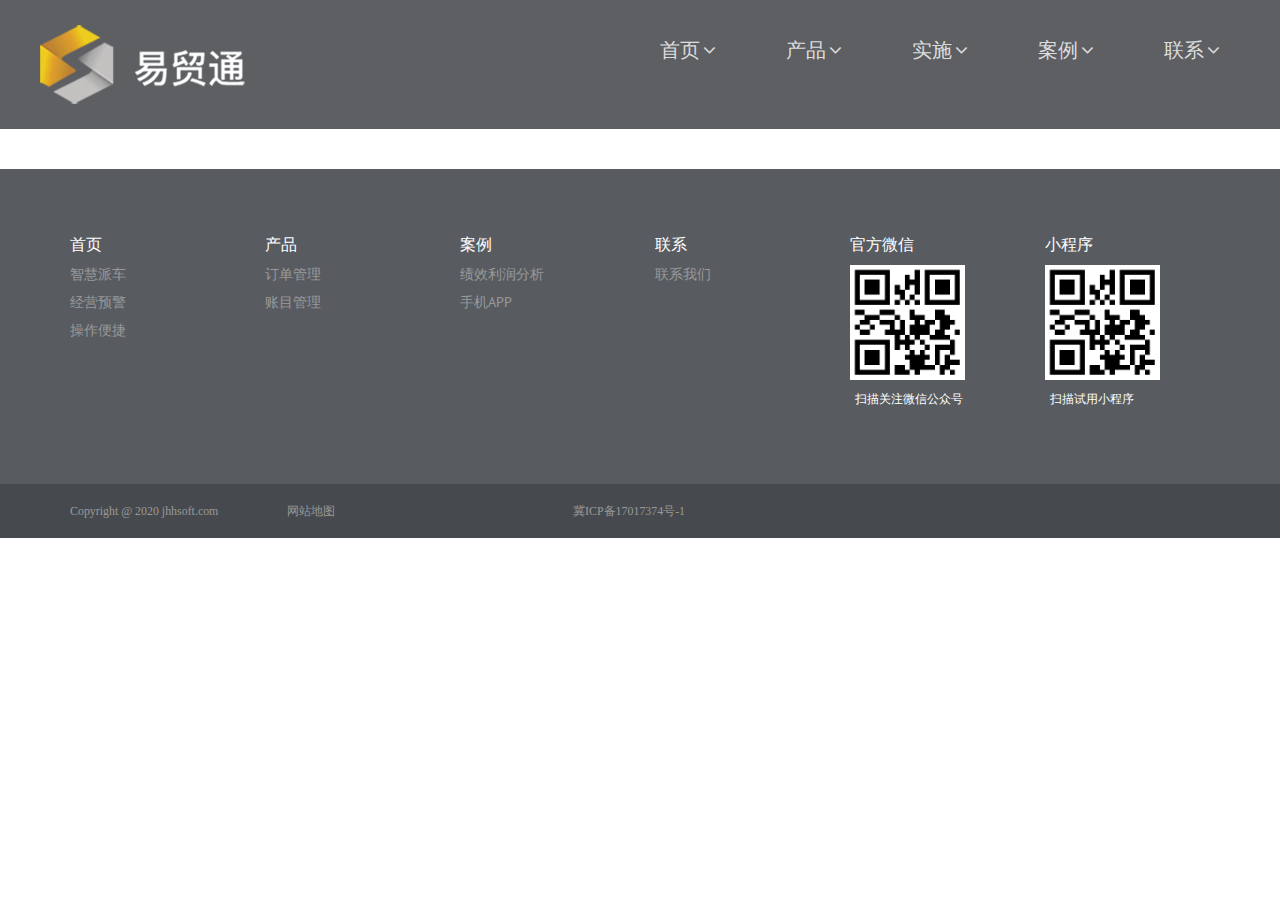
<file: products/codes/template.html>
<!DOCTYPE html>
<html lang="zh-hans" class="no-js">
<head>
    <meta charset="UTF-8">
    <meta http-equiv="X-UA-Compatible" content="IE=edge">
    <meta name="viewport" content="width=device-width, initial-scale=1.0">
    <meta name="description" content="">
    <meta name="author" content="">
    <link rel="profile" href="">
    <link rel="pingback" href="">


    <link rel="shortcut icon" href="../../wp-content/uploads/2019/03/favicon.ico">

    <!-- Global CSS -->
    <link rel="stylesheet" href="../../wp-content/themes/startupkit/assets/plugins/bootstrap/css/bootstrap.min.css">
    <link rel="stylesheet" href="../../wp-content/themes/startupkit/assets/plugins/font-awesome/css/font-awesome.min.css">

    <!-- Theme CSS -->
    <link id="theme-style" rel="stylesheet" href="../../wp-content/themes/startupkit/assets/main.min.css">
    <link rel="stylesheet" href="../../wp-content/themes/startupkit/main.css">
    <script type="text/javascript" src="../../wp-content/themes/startupkit/assets/plugins/jquery-1.12.4.min.js"></script>
    <script>(function(html){html.className = html.className.replace(/\bno-js\b/,'js')})(document.documentElement);</script>
    <title>物流软件</title>

    <meta name="description"  content="" />

    <meta name="keywords"  content="" />

    <link rel="canonical" href="" />

    <style type="text/css">
        img.wp-smiley,
        img.emoji {
            display: inline !important;
            border: none !important;
            box-shadow: none !important;
            height: 1em !important;
            width: 1em !important;
            margin: 0 .07em !important;
            vertical-align: -0.1em !important;
            background: none !important;
            padding: 0 !important;
        }
    </style>
    <link rel='stylesheet' id='wpml-legacy-vertical-list-0-css'  href='../../wp-content/plugins/sitepress-multilingual-cms/templates/language-switchers/legacy-list-vertical/style.css' type='text/css' media='all' />
    <link rel='stylesheet' id='twentyseventeen-fonts-css'  href='../../fonts.googleapis.com/css.css' type='text/css' media='all' />

    <link rel='shortlink' href='../../wp-content/uploads/2019/03/favicon.ico'/>
    <meta name="generator" content="WPML ver:3.7.1 stt:60,1;" />
    <style type="text/css">.recentcomments a{display:inline !important;padding:0 !important;margin:0 !important;}</style>


    <script type='text/javascript'>
        var _vds = _vds || [];
        window._vds = _vds;
        (function(){
            _vds.push(['setAccountId', 'b6123784f9e077bd']);
            (function() {
                var vds = document.createElement('script');
                vds.type='text/javascript';
                vds.async = true;
                vds.src = ('https:' == document.location.protocol ? 'https://' : 'http://') + 'dn-growing.qbox.me/vds.js';
                var s = document.getElementsByTagName('script')[0];
                s.parentNode.insertBefore(vds, s);
            })();
        })();

    </script>

    <script>
        (function(i,s,o,g,r,a,m){i['GoogleAnalyticsObject']=r;i[r]=i[r]||function(){
            (i[r].q=i[r].q||[]).push(arguments)},i[r].l=1*new Date();a=s.createElement(o),
            m=s.getElementsByTagName(o)[0];a.async=1;a.src=g;m.parentNode.insertBefore(a,m)
        })(window,document,'script','https://www.google-analytics.com/analytics.js','ga');

        ga('create', 'UA-37731108-5', 'auto');
        ga('send', 'pageview');

    </script>

    <meta name="shenma-site-verification" content="33d02d22056e651338fddca17b9b736c_1526261261">
    <meta name="360-site-verification" content="facfaa64132a1f1409af536902816b36" />
    <script src="../../wp-content/plugins/swiper/swiper.min.js"></script>
    <link rel="stylesheet" href="../../wp-content/themes/startupkit/assets/plugins/swiper/swiper.min.css">
    <link rel='stylesheet' id='twentyseventeen-style-css'  href='../../wp-content/themes/startupkit/style.css' type='text/css' media='all' />
</head>

<body class="startupkit" class="otms_products-template-default single single-otms_products postid-81 group-blog has-header-image has-sidebar colors-light" data-spy="scroll" data-target="#page-nav" id="body">
<!-- ******HEADER****** -->
<header id="header" class="header header_display">
    <div class="container">
        <h1 class="logo logo_50">
            <a href=""><img src="../../wp-content/uploads/2019/03/logo.png" alt="物流运输管理平台"></a>
        </h1>
        <!--//logo-->
        <nav class="main-nav navbar-right" role="navigation">
            <div class="navbar-header">
                <button class="navbar-toggle" type="button" data-toggle="collapse" data-target="#navbar-collapse">
                    <span class="icon-bar"></span>
                    <span class="icon-bar"></span>
                    <span class="icon-bar"></span>
                </button>
                <!--//nav-toggle-->
            </div>
            <!--//navbar-header-->
            <div id="navbar-collapse" class="navbar-collapse collapse">

                <ul id="menu-header" class="nav navbar-nav">
                    <li id="menu-item-112" class="nav-item menu-item-112 dropdown nav_top30"><a class="dropdown-toggle" data-toggle="dropdown" data-hover="dropdown" data-delay="0" data-close-others="false" href="#">首页<i class="fa fa-angle-down nav-item-i"></i></a></li>
                    <li id="menu-item-6620" class="nav-item menu-item-6620 dropdown nav_top30"><a class="dropdown-toggle" data-toggle="dropdown" data-hover="dropdown" data-delay="0" data-close-others="false" href="#">产品<i class="fa fa-angle-down nav-item-i"></i></a></li>
                    <li id="menu-item-114" class="nav-item menu-item-114 dropdown nav_top30"><a class="dropdown-toggle" data-toggle="dropdown" data-hover="dropdown" data-delay="0" data-close-others="false" href="#">实施<i class="fa fa-angle-down nav-item-i"></i></a></li>
                    <li id="menu-item-115" class="nav-item menu-item-115 dropdown nav_top30"><a class="dropdown-toggle" data-toggle="dropdown" data-hover="dropdown" data-delay="0" data-close-others="false" href="#">案例<i class="fa fa-angle-down nav-item-i"></i></a></li>
                    <li id="menu-item-116" class="nav-item menu-item-116 dropdown nav_top30"><a class="dropdown-toggle" data-toggle="dropdown" data-hover="dropdown" data-delay="0" data-close-others="false" href="#">联系<i class="fa fa-angle-down nav-item-i"></i></a>

                    </li>
                </ul>
            </div>
        </nav>
    </div>
</header>
<link rel="stylesheet" href="../../wp-content/themes/startupkit/assets/plugins/RWD-Table-Patterns/rwd-table.min.css">


<div class="our_product_brief">

    <div class="">

    </div>

</div>




<footer class="footer">
    <div class="container hidden-xs footer-style">
        <div class="row">
            <div class="footer-col col-md-2 col-sm-3 col-xs-6">
                <div class="footer-col-inner">
                    <h3 class="col-title">首页</h3>
                    <ul class="footer-menu list-unstyled">
                        <li><h6><a href="">智慧派车</a></h6></li>
                        <li><h6><a href="">经营预警</a></h6></li>
                        <li><h6><a href="">操作便捷</a></h6></li>
                    </ul>
                </div>
            </div>
            <div class="footer-col col-md-2 col-sm-3 col-xs-6">
                <div class="footer-col-inner">
                    <h3 class="col-title">产品</h3>
                    <ul class="footer-menu list-unstyled">
                        <li><h6><a href="">订单管理</a></h6></li>
                        <li><h6><a href="">账目管理</a></h6></li>
                    </ul>
                </div>
            </div>
            <div class="footer-col col-md-2 col-sm-3 col-xs-6">
                <div class="footer-col-inner">
                    <h3 class="col-title">案例</h3>
                    <ul class="footer-menu list-unstyled">
                        <li><h6><a href="">绩效利润分析</a></h6></li>
                        <li><h6><a href="">手机APP</a></h6></li>
                    </ul>
                </div>
            </div>
            <div class="footer-col col-md-2 col-sm-3 col-xs-6">
                <div class="footer-col-inner">
                    <h3 class="col-title">联系</h3>
                    <ul class="footer-menu list-unstyled">
                        <li><h6><a href="">联系我们</a></h6></li>
                    </ul>
                </div>
            </div>

            <div class="footer-col col-md-2 col-sm-3 col-xs-6">
                <div class="footer-col-inner">
                    <h3 class="col-title">官方微信</h3>
                    <img src="../../wp-content/uploads/2019/03/default.png" alt="default" class="img-responsive webchat-img">
                    <p class="webchat-txt">扫描关注微信公众号</p>
                </div>
            </div>

            <div class="footer-col col-md-2 col-sm-3 col-xs-6">
                <div class="footer-col-inner">
                    <h3 class="col-title">小程序</h3>
                    <img src="../../wp-content/uploads/2019/03/default.png" alt="default" class="img-responsive webchat-img">
                    <p class="webchat-txt">扫描试用小程序</p>
                </div>
            </div>
        </div>
        <!-- <div class="divider"></div> -->
    </div>
    <div class="hidden visible-xs small_con">
        <div class="item">
            <div class="footer_title">
                <h6 class="footer_collapse" id="collapseF967" data-target="#footer967" role="button" data-toggle="collapse" aria-expanded="true">首页<span class="pull-right"><i class="fa footer-angle"></i></span></h6>
            </div>
            <div class="collapse" id="footer967" aria-labelledby="collapseF967">
                <div class="item-inner">
                    <h6><a href="">智慧派车</a></h6>
                    <h6><a href="">经营预警</a></h6>
                    <h6><a href="">操作便捷</a></h6>
                </div>
            </div>
        </div>
        <div class="item">
            <div class="footer_title">
                <h6 class="footer_collapse" id="collapseF6671" data-target="#footer6671" role="button" data-toggle="collapse" aria-expanded="true">产品<span class="pull-right"><i class="fa footer-angle"></i></span></h6>
            </div>
            <div class="collapse" id="footer6671" aria-labelledby="collapseF6671">
                <div class="item-inner">
                    <h6><a href="">订单管理</a></h6>
                    <h6><a href="">账目管理</a></h6>
                </div>
            </div>
        </div>
        <div class="item">
            <div class="footer_title">
                <h6 class="footer_collapse" id="collapseF978" data-target="#footer978" role="button" data-toggle="collapse" aria-expanded="true">案例<span class="pull-right"><i class="fa footer-angle"></i></span></h6>
            </div>
            <div class="collapse" id="footer978" aria-labelledby="collapseF978">
                <div class="item-inner">
                    <h6><a href="">绩效利润分析</a></h6>
                    <h6><a href="">手机APP</a></h6>
                </div>
            </div>
        </div>
        <div class="item">
            <div class="footer_title">
                <h6 class="footer_collapse" id="collapseF982" data-target="#footer982" role="button" data-toggle="collapse" aria-expanded="true">联系<span class="pull-right"><i class="fa footer-angle"></i></span></h6>
            </div>
            <div class="collapse" id="footer982" aria-labelledby="collapseF982">
                <div class="item-inner">
                    <h6><a href="">联系我们</a></h6>
                </div>
            </div>
        </div>

        <div class="item">
            <div class="footer_title">
                <h6 class="footer_collapse" data-target="#footerSubscribed" role="button" data-toggle="collapse" aria-expanded="true">关注<span class="pull-right"><i class="fa footer-angle"></i></span></h6>
            </div>
            <div class="collapse" id="footerSubscribed">
                <div class="item-inner">
                    <h6 class="wechat_dialog"><a href="javascript:;"><i class="fa fa-wechat"></i></a></h6>
                </div>
            </div>
        </div>
        <div class="wechat_model">
            <div class="wechat_con">
                <div class="close_txt">
                    <span>x</span>
                </div>
                <div class="wechat_img">
                    <img class="img-responsive" src="../../wp-content/uploads/2019/03/default.png" alt="">
                </div>
                <p class="webchat_txt">扫描关注微信</p>
            </div>
        </div>
    </div>
    <div class="footer-bottom">
        <div class="container hidden-xs">
            <div class="row ">
                <!-- <small>Copyright @ 2017 oTMS.com <span style="margin-left: 30px;">冀ICP备17017374号-1</span><span style="margin-left: 30px;"><a href="javascript:;"></a></span></small> -->
                <div class="col-lg-3 col-md-3 col-sm-4 col-xs-12 item-one"><small>Copyright @ 2020 jhhsoft.com</small></div>
                <div class="col-lg-3 col-md-3 col-sm-3 col-xs-12"><small><a href="" target="_blank"></a> &nbsp;&nbsp;<a href="" target="_blank">网站地图</a></small></div>
                <div class="col-lg-2 col-md-3 col-sm-3 col-xs-12"><small><a href="" target="_blank">冀ICP备17017374号-1</a></small></div>
            </div>
        </div>
        <div class="hidden visible-xs footer-bottom-small">
            <div class="content">
                <small>Copyright @ 2020 jhhsoft.com</small>
                <small>冀ICP备17017374号-1</small>
                <small><a href=""></a></small>
            </div>
        </div>

        <!-- 友情链接 -->
        <div class="container hidden-xs">
            <div class="row links">

            </div>
        </div>
        <div class="hidden visible-xs footer-bottom-small">
            <div class="content links">

            </div>
        </div>
    </div>

</footer>
<!--//footer-->
<!-- custom img model -->
<div class="modal fade bs-example-modal-lg custom-img-model" tabindex="-1" role="dialog" aria-labelledby="myLargeModalLabel">
    <div class="modal-dialog modal-lg" role="document">
        <div class="modal-content">
            <div class="modal-header">
          <span class="custom-close" data-dismiss="modal" aria-label="Close">
            <img src="../../wp-content/themes/startupkit/assets/img/custom-close-img.png" alt="">
          </span>
            </div>
            <div class="modal-body">
                <img class="custom-img" src="../../wp-content/themes/startupkit/assets/img/products-step.png" alt="">
                <video class="custom-video" src="" controls="controls" width="100%" height="auto">
                    您的浏览器不支持 video 标签。          </video>
            </div>
        </div>
    </div>
</div>
<!-- /end custom img model -->
<!-- loading -->
<div class="modal fade custom-loading-model" tabindex="-1" role="dialog" data-backdrop='static' data-keyboard=false aria-labelledby="customLoading">
    <div class="modal-dialog" role="document">
        <div class="modal-content">
            <div class="modal-header">

            </div>
            <div class="modal-body">
                <div class="custom-loading">
                    <div class="loading"></div>
                </div>
            </div>
        </div>
    </div>
</div>
<!-- /end loading -->
<!-- Javascript -->
<script type="text/javascript" src="../../wp-content/themes/startupkit/assets/all.min.js"></script>
<script type='text/javascript' src='../../wp-includes/js/wp-embed.min.js'></script>

</body>


<script type="text/javascript">
    $('p').each(function() {
        if (!$(this).html()) {
            $(this).remove();
        }
    });

    $('.footer .small_con .collapse').on('show.bs.collapse', function() {
        $(this).closest('.item').addClass('active');
        $(this).closest('.item').siblings().removeClass('active').find('.collapse').removeClass('in');

    });
    $('.footer .small_con .collapse').on('hide.bs.collapse', function() {
        $(this).closest('.item').removeClass('active');
    });

    /*弹出二维码*/
    $('.wechat_dialog').click(function(event) {
        $('.wechat_model').show();
        event.stopPropagation();
    });

    document.onclick = function() {
        $('.wechat_model').hide();
    }

    $(".wechat_con").click(function(event) {
        event.stopPropagation();
    })

    $('.close_txt').click(function() {
        $('.wechat_model').hide();
    });
    $("#top").click(function() {
        $("html,body").animate({scrollTop:0}, 500);
    });
    $("#top-mobile").click(function() {
        $("html,body").animate({scrollTop:0}, 500);
    });
</script>



</html>
</file>
<file: wp-content/themes/startupkit/main.css>
/* 在原来style.css中追加的样式 */

.products-banner {
    min-height: 180px!important;
}

.our_product_brief_title {
    color: #666666!important;
    font-size: 18px;
}

.our_product_brief_subtitle {
    color: white!important;
}

.our_product_brief_ul {
    list-style-type: none!important;
    overflow: hidden;
    padding: 0px;
}

.our_product_brief_ul li {
    float: left;
    padding: 0;
    font-size: 22px;
    margin: 12px 0;
}

.float-layout {
    position: relative;
    padding-top: 40px !important;
}

.mian_title {
    position: absolute;
    top: 0;
    width: 100%;
    color: #333333 !important;
    padding: 60px 0 0 0!important;
}

.blueline {
    display: block;
}

.blueline:after {
    display: block;
    background: #0c8aff;
    margin: 0 auto;
    height: 6px;
    width: 100px;
    content: "";
    margin-top: 5px;
}

.whiteline {
    display: block;
}

.whiteline:after {
    display: block;
    background: white;
    margin: 0 auto;
    height: 6px;
    width: 120px;
    content: "";
    margin-top: 5px;
}

.longline {
    display: block;
}

.longline:after {
    display: block;
    background: #0c8aff;
    height: 6px;
    width: 100px;
    content: "";
    margin-top: 5px;
}

.longline-right {
    display: block;
}

.longline-right:after {
    display: block;
    background: #0c8aff;
    height: 6px;
    width: 100px;
    content: "";
    margin-top: 5px;
}

@media screen and (max-width: 767px) {
    .footer .footer-bottom{
        margin-bottom: 0!important;
    }
}

.btn_more {
    color: #7f7d7d;
    border: 2px solid #7f7d7d;
    border-radius: 6px;
    width: 140px;
    height: 40px;
    font-size: 18px;
    background: none;
    margin-bottom: 40px;
}

.our_product_brief_text {
    color: #666666!important;
    font-size: 18px;
}

.our_product_brief_title_number {
    color: #fd5f11!important;
    font-size: 38px!important;
}

.product_overview__bg--m {
    width: 70%;
}

.nav-item {
    font-size: 2rem!important;
}

@media (max-width: 1023px){
    .header .logo img {
        width: 160px!important;
    }
}

@media screen and (max-width: 1800px){
    .mian_title {
        padding: 30px 0 0 0!important;
    }
}

@media screen and (max-width: 1366px){
    .product_overview__bg--m {
        width: 90%;
    }

    .product_overview__bg--bottom {
        width: 80%;
    }
}

@media screen and (max-width: 1200px){
    .product_overview__bg--m {
        width: 80%;
    }

    .our_product_brief_title_number {
        color: #fd5f11!important;
        font-size: 38px!important;
    }

    .mian_title {
        padding: 30px 0 0 0!important;
    }
}

@media screen and (max-width: 1000px){
    .product_overview__bg--m {
        width: 85%;
    }

    .mian_title {
        padding: 20px 0 0 0!important;
    }

    .text_app {
        padding: 10px 0 0 0!important;
    }

    .our_product_brief_ul li {
        float: left;
        padding: 0;
        font-size: 18px;
        margin: 12px 0;
    }

}

@media screen and (max-width: 768px){
    .product_overview__bg--m {
        width: 90%;
    }
    .our_product_brief_title_number {
        font-size: 30px!important;
    }
    .mian_title {
        padding: 40px 0 0 0!important;
        font-size: 22px!important;
    }
    .text_app {
        padding: 10px 0 0 0!important;
        font-size: 22px!important;
    }
    .product_overview__bg--bottom {
        width: 70%;
    }
    .swiper-container {
        width: 100%;
        height: 320px!important;
    }

    .our_product_brief_appsubtitle {
        margin-top: 40px!important;
        font-size: 22px!important;
    }

    .our_product_brief_bosssubtitle {
        margin-top: 20px!important;
        font-size: 18px!important;
    }

    .our_product_brief_ul li {
        font-size: 14px;
    }

    .btn_imgmore {
        padding-bottom: 20px!important;
    }

    .btn_boxmore {
        padding: 0!important;
    }

    .btn_more {
        color: #7f7d7d;
        border: 1px solid #7f7d7d;
        border-radius: 6px;
        width: 100px;
        height: 30px;
        font-size: 14px;
        background: none;
        margin-bottom: 10px;
    }
}

@media screen and (max-width: 500px){
    .product_overview__bg--m {
        width: 95%;
        padding-top: 10px!important;
        padding-bottom: 20px!important;
    }
    .our_product_brief_title_number {
        font-size: 26px!important;
    }
    .mian_title {
        padding: 26px 0 0 0!important;
        font-size: 22px!important;
    }
    .text_app {
        padding: 10px 0 0 0!important;
        font-size: 22px!important;
    }
    .swiper-container {
        width: 100%;
        height: 180px!important;
    }
    .our_product_brief_texts {
        font-size: 16px!important;
    }
    .our_product_brief_titles {
        font-size: 22px!important;
        padding: 10px 0!important;
    }
}

@media screen and (max-width: 450px){

}

/* 通用模板 */

.header_display {
    position: relative;
    background: rgba(53,55,60,.8) !important;
}

.logo_50 {
    margin-top: 25px!important;
    margin-bottom: 25px!important;
}

.nav_top30 {
    padding-top: 30px!important;
}

@media screen and (max-width: 560px) {
    .header {
        position: relative;
        background: rgba(53,55,60,.8) !important;
    }

    .logo {
        margin: 0!important;
        padding: 0!important;
        margin-top: 14px!important;
    }
}

/* contact */

.contact_page1 {
    position: relative;
    display: block;
    overflow: hidden;
}

.contact_page1_bg {
    width: 100%;
    height: 560px;
}

.contact_page1_box_position {
    position: absolute;
    top: 340px;
    left: 0;
    width: 100%;
}

.contact_page1_box_position .container {
    padding: 0 30px;
}

.contact_page1_box {
    background: white;
    border-radius: 6px;
    padding: 40px 60px;
    box-shadow: 5px 5px 20px rgba(102,102,102,0.5);
}

.contact_page1_bg h1 {
    padding: 0;
    margin: 100px 0 0 0;
    color: white;
    font-size: 38px;
}

.contact_page1_bg h3 {
    padding: 0;
    margin: 20px 0 0 0;
    color: white;
    font-size: 32px;
}

.contact_page1_box input {
    border: 1px solid #e9e9e9;
    height: 46px;
    color: #333333;
    border-radius: 4px;
    margin-bottom: 20px;
}

.contact_page1_box textarea {
    border: 1px solid #e9e9e9;
    height: 86px;
    color: #333333;
    border-radius: 4px;
    margin-bottom: 10px;
    resize: none;
}

.contact_page1_title {
    padding: 0;
    margin: 10px 0 30px 0;
}

.contact_page1_btn {
    width: 160px;
    height: 40px;
    background: #2198de;
    color: white;
    border: 0;
    border-radius: 4px;
    margin-top: 20px;
}

.contact_page1_text {

}

@media (min-width: 992px) {

    .contact_page1_box input:nth-child(odd) {
        width: calc(50% - 10px);
        margin-left: 10px;
    }

    .contact_page1_box input:nth-child(even) {
        width: calc(50% - 10px);
        margin-right: 10px;
    }

}

.contact_page2 {
    margin-top: 30px;
}

.contact_page2 .container h1 {
    margin: 46px 0;
}

.contact_page2_block {
    height: 380px;
    margin-bottom: 20px;
}

.contact_page2_block div {
    height: 100%;
    border-radius: 4px;
    color: #333333;
    padding: 0 30px;
}

.contact_page2_block_content {

}

.contact_page2_block_content img {
    margin-top: 80px;
}

.contact_page2_block_content p {
    margin: 20px 0;
    word-wrap:break-word;
    word-break:break-all;
    overflow:hidden;
}

.contact_page3 {}

.contact_page3 .container {
    padding: 0 30px;
}

.contact_page3 .container h1 {
    margin: 46px 0;
}

.contact_page3 .container #allmap {
    height: 500px;
    border-radius: 4px;
    margin-bottom: 40px;
}

/* case_page1 */

.case_page1 {
    padding: 60px 0;
}

.case_page1_title {
    color: #333333!important;
    margin: 24px 0 40px 0;
}

.case_page1_content b {
    color: #0c8aff;
    font-size: 22px;
}

.case_page1_content p {
    margin: 20px 0;
    color: #333333;
    font-size: 18px;
    padding-right: 20px;
}

.case_page2 {
    padding: 60px 0;
}

.case_page2_title {
    color: white!important;
    margin-bottom: 30px;
}

.case_page2_box {
    padding: 0 30px;
    margin: 20px 0 0 0;
}

.case_page2_block {
    background: white;
    text-align: center;
    margin-bottom: 16px;
}

.case_page2_block img {
    width: 100%;
    height: 100%;
}

.case_page2_box p {
    text-align: center;
    color: white;
    font-size: 22px;
}

.case_page3 {
    padding: 40px 0;
}

.case_page3_text {
    font-size: 20px;
    color: #666666;
}

.case_page3_name {
    font-size: 22px;
    color: #666666;
    padding: 0;
    margin: 0;
}

.case_page3_name img {
    max-height: 38px;
}

@media screen and (max-width: 768px) {
    .case_page2_box p {
        font-size: 18px;
    }
}

@media screen and (max-width: 560px) {
    .case_page2_box p {
        font-size: 12px;
    }

    .case_page2_box {
        height: 180px!important;
        padding: 0 30px;
        margin: 20px 0 0 0;
    }

    .case_page3_name img {
        max-height: 34px;
    }
}

/* implementation */

.implementation_page1 {
    padding: 60px 0;
}

.implementation_page1 p {
    margin: 0;
}

.implementation_page1_line1 {
    font-size: 28px;
    color: #cccccc;
    padding-top: 10px;
}

.implementation_page1_line2 {
    font-size: 28px;
    color: #000000;
}

.implementation_page1_line3 {
    font-size: 26px;
    color: #575656;
    padding: 40px 0;
}

.implementation_page1_left {
    border-right: 2px solid #cccccc;
}

.implementation_page1_right {}

.implementation_page1_right span {
    width: 80%;
    margin: 0 auto;
    font-size: 21px;
    color: #333333;
    display: block;
    padding-top: 40px;
    line-height: 36px;
}

@media screen and (max-width: 768px){
    .implementation_page1_left {
        border-right: 0;
    }
    .implementation_page1_line3 {
        font-size: 26px;
        color: #575656;
        padding: 20px 0;
    }
    .implementation_page1_right span {
        width: 100%;
        font-size: 20px;
        color: #333333;
        display: block;
        padding-top: 20px;
    }
}

.implementation_page2 ,.implementation_page3 {
    padding: 20px 0;
}

.implementation_page2_bg {
}

.implementation_page3 {

}

.implementation_page3_content {
    height: 400px;
    background: url("../../uploads/2019/04/implementation_page3.png") right center no-repeat;
    background-size: auto 100%;
    border-top: 1px solid #e3e8f1;
    border-bottom: 0.5px solid #e3e8f1;
}

.implementation_page3_content .container {
    padding: 60px 0 0 0;
}

.implementation_page3_content_box {

}

.implementation_page3_content_box span {
    font-size: 20px;
    color: #333333;
    line-height: 40px;
}

.implementation_page3_content_box button ,.implementation_page4_content_box button {
    background: #0c8aff;
    color: white;
    font-size: 20px;
    border: 0;
    border-radius: 4px;
    width: 160px;
    height: 40px;
    margin-top: 20px;
    margin-bottom: 20px;
}

.implementation_page4 {
    margin-top: 20px;
}

.implementation_page4_content_box button {
    margin-right: 15px;
}

.implementation_page4_content {
    height: 400px;
    background: url("../../uploads/2019/04/implementation_page4.png") left center no-repeat;
    border-top: 1px solid #e3e8f1;
    border-bottom: 0.5px solid #e3e8f1;
}

.implementation_page4_content .container {
    padding: 120px 0 0 0;
}

.implementation_page4_content_box {
    padding: 0;
}

.implementation_page4_content_box span {
    font-size: 20px;
    color: #333333;
    padding: 0;
    line-height: 40px;
}

@media screen and (max-width: 1200px) {
    .implementation_page3_content {
        background: none;
        text-align: center!important;
    }
    .implementation_page4_content {
        background: none;
        text-align: center!important;
    }
    .implementation_page3_content_box {
        width: 100%;
        text-align: center!important;
    }
    .implementation_page4_content_box {
        width: 100%;
        text-align: center!important;
        margin: 0!important;
    }
}

@media screen and (max-width: 992px){
    .implementation_page3_content {
        height: auto;
        border-top: 1px solid #e3e8f1;
        border-bottom: 0.5px solid #e3e8f1;
    }
    .implementation_page3_content {
        height: auto;
        border-top: 1px solid #e3e8f1;
        border-bottom: 0.5px solid #e3e8f1;
    }
}

/* product */

.product_button {
    background: #0c8aff;
    color: white;
    font-size: 20px;
    border: 0;
    border-radius: 4px;
    width: 160px;
    height: 40px;
    margin-top: 20px;
}

.product_page1 {
    padding: 20px 0;
}

.product_page1_left p ,.product_page1_left span {
    padding: 0;
    margin: 0;
}

.product_page1_left p {
    padding: 20px 0;
}

.product_page1_right_blueline {
    background: url("../../uploads/2019/04/blueline.png") no-repeat left bottom;
    background-size: 100px 6px;
    padding-bottom: 10px!important;
}

.product_page1_left span {
    font-size: 18px;
    color: #333333;
    line-height: 34px;
    padding: 40px 0;
}

.product_page1_right {
    padding: 40px 0;
    text-align: center;
}

.product_page1_right img {
    width: 100%;
}

.product_page2 {
    padding: 40px 0;
}

.product_page3 {
    padding: 20px 0;
}

.product_page3_left {
    text-align: center;
    padding: 40px 0;
}

.product_page3_left img {
    width: 100%;
}

.product_page3_right {
    padding: 20px 0;
    margin: 0;
}

.product_page3_right p {
    padding: 0;
    margin: 0;
}

.product_page3_right span {
    padding: 40px 0;
    margin: 0;
    font-size: 18px;
    color: #333333;
    line-height: 34px;
}

.product_page3_right_blueline {
    background: url("../../uploads/2019/04/blueline.png") no-repeat right bottom;
    background-size: 100px 6px;
    padding-bottom: 10px!important;
}

@media screen and (max-width: 768px) {
    .product_page1_left {
        text-align: center!important;
    }

    .product_page1_right_blueline {
        background: url("../../uploads/2019/04/blueline.png") no-repeat center bottom;
    }

    .product_page3_right {
        text-align: center!important;
    }

    .product_page3_right_blueline {
        background: url("../../uploads/2019/04/blueline.png") no-repeat center bottom;
    }

    .product_page9_img {
        width: 96% !important;
        height: auto !important;
    }

    .product_page10_right:before {
        display: none!important;
    }
}

@media screen and (min-width: 768px) {

}

.product_page4 {
    padding: 20px;
}

.product_page4_box {
}

.product_page4_block {
    width: 100%;
    height: 460px;
    background: url("../../uploads/2019/04/product_page6.png") no-repeat center center;
    background-size: 100% 100%;
    margin: 20px auto;
    border-radius: 6px;
    position: relative;
    box-shadow: 5px 5px 20px rgba(102,102,102,0.5);
    padding: 0;
}

.product_page4_block img {
    max-height: 200px;
    margin-top: 46px;
}

.product_page4_block_bottom {
    position: absolute;
    background: white;
    left: 0;
    bottom: 0;
    height: 160px;
    border-bottom-left-radius: 6px;
    border-bottom-right-radius: 6px;
}

.product_page4_block_bottom p {
    font-size: 20px;
    color: #333333;
    margin-top: 10px;
}

.product_page4_block_bottom span {
    font-size: 16px;
    color: #666666;
    margin-top: 20px;
}

.product_page5_left {
    padding: 60px 0;
}

.product_page5_left img {
    width: 70%;

}

.product_page5_right {
    padding: 10px 0;
}

.product_page5_right_p1 {
    font-size: 22px;
    color: #333333;
}

.product_page5_right_p2 {
    font-size: 16px;
    color: #333333;
}

.product_page5_right ul {
    list-style-type: none;
}

.product_page5_right ul li {
    color: #666666;
    padding: 0;
    font-size: 18px;
    margin-bottom: 20px;
}

.product_page5_right ul li:before {
    float: left;
    display: block;
    content: "";
    background: url("../../uploads/2019/04/product_page8_dot.png") no-repeat center center;
    background-size: 20px 20px;
    width: 20px;
    height: 20px;
    margin-top: 3px;
    margin-right: 6px;
}

.product_page9_p {
    font-size: 24px;
    margin: 0 0 40px 0;
    color: #333333;
}

.product_page9_img {
    width: 80%;
    height: auto;
}

.product_page10 {
    padding: 40px 0;
}

.product_page10_left {
    padding: 0;
}

.product_page10_left_p1 {
    font-size: 26px;
    color: #333333;
    padding: 0;
    margin: 10px 0;
}

.product_page10_left_p2 {
    font-size: 22px;
    color: #333333;
    padding: 0;
    margin: 10px 0;
}

.product_page10_left ul {
    list-style-type: none;
    padding: 0;
    margin: 20px 0;
}

.product_page10_left ul li {
    padding: 0;
    font-size: 20px;
    color: #333333;
    margin-bottom: 20px;
}

.product_page10_left ul li:before {
    float: left;
    display: block;
    content: "";
    width: 10px;
    height: 10px;
    margin-top: 10px;
    margin-right: 10px;
    border-radius: 50%;
    background: #2471fd;
}

.product_page10_right {
    padding: 0;
}

.product_page10_right:before {
    float: left;
    display: block;
    content: "";
    width: 3px;
    height: 220px;
    background: #CCCCCC;
    margin-top: 40px;
}

.product_page10_right img {
    width: 96%;
    height: auto;
}
</file>
<file: wp-content/plugins/sitepress-multilingual-cms/templates/language-switchers/legacy-list-vertical/style.css>
.wpml-ls-legacy-list-vertical{display:table;max-width:100%;border:1px solid transparent;border-bottom:0}.wpml-ls-legacy-list-vertical>ul{position:relative;padding:0;margin:0 !important;list-style-type:none}.wpml-ls-legacy-list-vertical .wpml-ls-item{padding:0;margin:0;list-style-type:none}.wpml-ls-legacy-list-vertical a{display:block;text-decoration:none;border-bottom:1px solid transparent;padding:5px 10px;line-height:1}.wpml-ls-legacy-list-vertical a span{vertical-align:middle}.wpml-ls-legacy-list-vertical .wpml-ls-flag{display:inline;vertical-align:middle;width:18px;height:12px}.wpml-ls-legacy-list-vertical .wpml-ls-flag+span{margin-left:.4em}.rtl .wpml-ls-legacy-list-vertical .wpml-ls-flag+span{margin-left:0;margin-right:.4em}.wpml-ls-legacy-list-vertical.wpml-ls-statics-footer{margin-bottom:30px}
</file>
<file: fonts.googleapis.com/css.css>
@font-face {
  font-family: 'Libre Franklin';
  font-style: italic;
  font-weight: 300;
  src: local('Libre Franklin Light Italic'), local('LibreFranklin-LightItalic'), url(https://fonts.gstatic.com/s/librefranklin/v4/jizGREVItHgc8qDIbSTKq4XkRiUa454xm1fpiw.woff) format('woff');
}
@font-face {
  font-family: 'Libre Franklin';
  font-style: italic;
  font-weight: 400;
  src: local('Libre Franklin Italic'), local('LibreFranklin-Italic'), url(https://fonts.gstatic.com/s/librefranklin/v4/jizBREVItHgc8qDIbSTKq4XkRiUa6zsTiA.woff) format('woff');
}
@font-face {
  font-family: 'Libre Franklin';
  font-style: italic;
  font-weight: 600;
  src: local('Libre Franklin SemiBold Italic'), local('LibreFranklin-SemiBoldItalic'), url(https://fonts.gstatic.com/s/librefranklin/v4/jizGREVItHgc8qDIbSTKq4XkRiUa4-o3m1fpiw.woff) format('woff');
}
@font-face {
  font-family: 'Libre Franklin';
  font-style: italic;
  font-weight: 800;
  src: local('Libre Franklin ExtraBold Italic'), local('LibreFranklin-ExtraBoldItalic'), url(https://fonts.gstatic.com/s/librefranklin/v4/jizGREVItHgc8qDIbSTKq4XkRiUa45I1m1fpiw.woff) format('woff');
}
@font-face {
  font-family: 'Libre Franklin';
  font-style: normal;
  font-weight: 300;
  src: local('Libre Franklin Light'), local('LibreFranklin-Light'), url(https://fonts.gstatic.com/s/librefranklin/v4/jizAREVItHgc8qDIbSTKq4XkRi20-SI6q10.woff) format('woff');
}
@font-face {
  font-family: 'Libre Franklin';
  font-style: normal;
  font-weight: 400;
  src: local('Libre Franklin'), local('LibreFranklin-Regular'), url(https://fonts.gstatic.com/s/librefranklin/v4/jizDREVItHgc8qDIbSTKq4XkRiUR2zE.woff) format('woff');
}
@font-face {
  font-family: 'Libre Franklin';
  font-style: normal;
  font-weight: 600;
  src: local('Libre Franklin SemiBold'), local('LibreFranklin-SemiBold'), url(https://fonts.gstatic.com/s/librefranklin/v4/jizAREVItHgc8qDIbSTKq4XkRi3A_yI6q10.woff) format('woff');
}
@font-face {
  font-family: 'Libre Franklin';
  font-style: normal;
  font-weight: 800;
  src: local('Libre Franklin ExtraBold'), local('LibreFranklin-ExtraBold'), url(https://fonts.gstatic.com/s/librefranklin/v4/jizAREVItHgc8qDIbSTKq4XkRi24_SI6q10.woff) format('woff');
}
</file>
<file: wp-content/themes/startupkit/assets/main.min.css>
.flex-direction-nav a,.flex-direction-nav a:before{color:rgba(0,0,0,.8);text-shadow:1px 1px 0 rgba(255,255,255,.3)}@font-face{font-family:flexslider-icon;src:url(fonts/flexslider-icon.eot);src:url(fonts/flexslider-icon.eot?#iefix) format('embedded-opentype'),url(fonts/flexslider-icon.woff) format('woff'),url(fonts/flexslider-icon.ttf) format('truetype'),url(fonts/flexslider-icon.svg#flexslider-icon) format('svg');font-weight:400;font-style:normal}.flex-container a:hover,.flex-slider a:hover{outline:0}.flex-control-nav,.flex-direction-nav,.slides,.slides>li{margin:0;padding:0;list-style:none}.flex-pauseplay span{text-transform:capitalize}.flexslider{padding:0;margin:0 0 60px;background:#fff;border:4px solid #fff;position:relative;zoom:1;-webkit-border-radius:4px;border-radius:4px;-webkit-box-shadow:'' 0 1px 4px rgba(0,0,0,.2);-o-box-shadow:'' 0 1px 4px rgba(0,0,0,.2);box-shadow:'' 0 1px 4px rgba(0,0,0,.2)}.flexslider .slides>li{display:none;-webkit-backface-visibility:hidden}.flexslider .slides:after{content:"\0020";display:block;clear:both;visibility:hidden;line-height:0;height:0}html[xmlns] .flexslider .slides{display:block}* html .flexslider .slides{height:1%}.no-js .flexslider .slides>li:first-child{display:block}.flexslider .slides{zoom:1}.flexslider .slides img{width:100%;display:block;height:auto;-moz-user-select:none}.flex-viewport{max-height:2000px;-webkit-transition:all 1s ease;-o-transition:all 1s ease;transition:all 1s ease}.loading .flex-viewport{max-height:300px}.carousel li{margin-right:5px}.flex-direction-nav a{text-decoration:none;display:block;width:40px;height:40px;margin:-20px 0 0;position:absolute;top:50%;z-index:10;overflow:hidden;opacity:0;cursor:pointer;-webkit-transition:all .3s ease-in-out;-o-transition:all .3s ease-in-out;transition:all .3s ease-in-out}.flex-direction-nav a:before{font-family:flexslider-icon;font-size:40px;display:inline-block;content:'\f001'}.flex-direction-nav a.flex-next:before{content:'\f002'}.flex-direction-nav .flex-prev{left:-50px}.flex-direction-nav .flex-next{right:-50px;text-align:right}.flexslider:hover .flex-direction-nav .flex-prev{opacity:.7;left:10px}.flexslider:hover .flex-direction-nav .flex-prev:hover{opacity:1}.flexslider:hover .flex-direction-nav .flex-next{opacity:.7;right:10px}.flexslider:hover .flex-direction-nav .flex-next:hover{opacity:1}.flex-direction-nav .flex-disabled{opacity:0!important;filter:alpha(opacity=0);cursor:default;z-index:-1}.flex-pauseplay a{display:block;width:20px;height:20px;position:absolute;bottom:5px;left:10px;opacity:.8;z-index:10;overflow:hidden;cursor:pointer;color:#000}.flex-pauseplay a:before{font-family:flexslider-icon;font-size:20px;display:inline-block;content:'\f004'}.flex-pauseplay a:hover{opacity:1}.flex-pauseplay a.flex-play:before{content:'\f003'}.flex-control-nav{width:100%;position:absolute;bottom:-40px;text-align:center}.flex-control-nav li{margin:0 6px;display:inline-block;zoom:1}.flex-control-paging li a{width:11px;height:11px;display:block;background:#666;background:rgba(0,0,0,.5);cursor:pointer;text-indent:-9999px;-webkit-box-shadow:inset 0 0 3px rgba(0,0,0,.3);-o-box-shadow:inset 0 0 3px rgba(0,0,0,.3);box-shadow:inset 0 0 3px rgba(0,0,0,.3);-webkit-border-radius:20px;border-radius:20px}.flex-control-paging li a:hover{background:#333;background:rgba(0,0,0,.7)}.flex-control-paging li a.flex-active{background:#000;background:rgba(0,0,0,.9);cursor:default}.flex-control-thumbs{margin:5px 0 0;position:static;overflow:hidden}.flex-control-thumbs li{width:25%;float:left;margin:0}.flex-control-thumbs img{width:100%;height:auto;display:block;opacity:.7;cursor:pointer;-moz-user-select:none;-webkit-transition:all 1s ease;-o-transition:all 1s ease;transition:all 1s ease}.swiper-slide,.swiper-wrapper{width:100%;height:100%;position:relative}.flex-control-thumbs img:hover{opacity:1}.flex-control-thumbs .flex-active{opacity:1;cursor:default}@media screen and (max-width:860px){.flex-direction-nav .flex-prev{opacity:1;left:10px}.flex-direction-nav .flex-next{opacity:1;right:10px}}.swiper-container{margin-left:auto;margin-right:auto;position:relative;overflow:hidden;z-index:1}.swiper-container-no-flexbox .swiper-slide{float:left}.swiper-container-vertical>.swiper-wrapper{-webkit-box-orient:vertical;-moz-box-orient:vertical;-ms-flex-direction:column;-webkit-flex-direction:column;flex-direction:column}.swiper-wrapper{z-index:1;display:-webkit-box;display:-moz-box;display:-ms-flexbox;display:-webkit-flex;display:flex;-webkit-transition-property:-webkit-transform;-o-transition-property:-o-transform;transition-property:-webkit-transform;transition-property:transform;transition-property:transform,-webkit-transform,-o-transform;-webkit-box-sizing:content-box;-moz-box-sizing:content-box;box-sizing:content-box}.swiper-container-android .swiper-slide,.swiper-wrapper{-webkit-transform:translate3d(0,0,0);-o-transform:translate(0,0);-ms-transform:translate3d(0,0,0);transform:translate3d(0,0,0)}.swiper-container-multirow>.swiper-wrapper{-webkit-box-lines:multiple;-moz-box-lines:multiple;-ms-flex-wrap:wrap;-webkit-flex-wrap:wrap;flex-wrap:wrap}.swiper-container-free-mode>.swiper-wrapper{-webkit-transition-timing-function:ease-out;-o-transition-timing-function:ease-out;transition-timing-function:ease-out;margin:0 auto}.swiper-slide{-webkit-flex-shrink:0;-ms-flex:0 0 auto;-ms-flex-negative:0;flex-shrink:0}.swiper-container-autoheight,.swiper-container-autoheight .swiper-slide{height:auto}.swiper-container-autoheight .swiper-wrapper{-webkit-box-align:start;-ms-flex-align:start;-webkit-align-items:flex-start;-moz-box-align:start;align-items:flex-start;-webkit-transition-property:height,-webkit-transform;-o-transition-property:height,-o-transform;transition-property:transform,height;transition-property:transform,height,-webkit-transform,-o-transform}.swiper-container .swiper-notification{position:absolute;left:0;top:0;pointer-events:none;opacity:0;z-index:-1000}.swiper-wp8-horizontal{-ms-touch-action:pan-y;touch-action:pan-y}.swiper-wp8-vertical{-ms-touch-action:pan-x;touch-action:pan-x}.swiper-button-next,.swiper-button-prev{position:absolute;top:50%;width:27px;height:44px;margin-top:-22px;z-index:10;cursor:pointer;-o-background-size:27px 44px;background-size:27px 44px;background-position:center;background-repeat:no-repeat}.swiper-button-next.swiper-button-disabled,.swiper-button-prev.swiper-button-disabled{opacity:.35;cursor:auto;pointer-events:none}.swiper-button-prev,.swiper-container-rtl .swiper-button-next{background-image:url("data:image/svg+xml;charset=utf-8,%3Csvg%20xmlns%3D'http%3A%2F%2Fwww.w3.org%2F2000%2Fsvg'%20viewBox%3D'0%200%2027%2044'%3E%3Cpath%20d%3D'M0%2C22L22%2C0l2.1%2C2.1L4.2%2C22l19.9%2C19.9L22%2C44L0%2C22L0%2C22L0%2C22z'%20fill%3D'%23007aff'%2F%3E%3C%2Fsvg%3E");left:10px;right:auto}.swiper-button-prev.swiper-button-black,.swiper-container-rtl .swiper-button-next.swiper-button-black{background-image:url("data:image/svg+xml;charset=utf-8,%3Csvg%20xmlns%3D'http%3A%2F%2Fwww.w3.org%2F2000%2Fsvg'%20viewBox%3D'0%200%2027%2044'%3E%3Cpath%20d%3D'M0%2C22L22%2C0l2.1%2C2.1L4.2%2C22l19.9%2C19.9L22%2C44L0%2C22L0%2C22L0%2C22z'%20fill%3D'%23000000'%2F%3E%3C%2Fsvg%3E")}.swiper-button-prev.swiper-button-white,.swiper-container-rtl .swiper-button-next.swiper-button-white{background-image:url("data:image/svg+xml;charset=utf-8,%3Csvg%20xmlns%3D'http%3A%2F%2Fwww.w3.org%2F2000%2Fsvg'%20viewBox%3D'0%200%2027%2044'%3E%3Cpath%20d%3D'M0%2C22L22%2C0l2.1%2C2.1L4.2%2C22l19.9%2C19.9L22%2C44L0%2C22L0%2C22L0%2C22z'%20fill%3D'%23ffffff'%2F%3E%3C%2Fsvg%3E")}.swiper-button-next,.swiper-container-rtl .swiper-button-prev{background-image:url("data:image/svg+xml;charset=utf-8,%3Csvg%20xmlns%3D'http%3A%2F%2Fwww.w3.org%2F2000%2Fsvg'%20viewBox%3D'0%200%2027%2044'%3E%3Cpath%20d%3D'M27%2C22L27%2C22L5%2C44l-2.1-2.1L22.8%2C22L2.9%2C2.1L5%2C0L27%2C22L27%2C22z'%20fill%3D'%23007aff'%2F%3E%3C%2Fsvg%3E");right:10px;left:auto}.swiper-button-next.swiper-button-black,.swiper-container-rtl .swiper-button-prev.swiper-button-black{background-image:url("data:image/svg+xml;charset=utf-8,%3Csvg%20xmlns%3D'http%3A%2F%2Fwww.w3.org%2F2000%2Fsvg'%20viewBox%3D'0%200%2027%2044'%3E%3Cpath%20d%3D'M27%2C22L27%2C22L5%2C44l-2.1-2.1L22.8%2C22L2.9%2C2.1L5%2C0L27%2C22L27%2C22z'%20fill%3D'%23000000'%2F%3E%3C%2Fsvg%3E")}.swiper-button-next.swiper-button-white,.swiper-container-rtl .swiper-button-prev.swiper-button-white{background-image:url("data:image/svg+xml;charset=utf-8,%3Csvg%20xmlns%3D'http%3A%2F%2Fwww.w3.org%2F2000%2Fsvg'%20viewBox%3D'0%200%2027%2044'%3E%3Cpath%20d%3D'M27%2C22L27%2C22L5%2C44l-2.1-2.1L22.8%2C22L2.9%2C2.1L5%2C0L27%2C22L27%2C22z'%20fill%3D'%23ffffff'%2F%3E%3C%2Fsvg%3E")}.swiper-pagination{position:absolute;text-align:center;-webkit-transition:.3s;-o-transition:.3s;transition:.3s;-webkit-transform:translate3d(0,0,0);-ms-transform:translate3d(0,0,0);-o-transform:translate3d(0,0,0);transform:translate3d(0,0,0);z-index:10}#topcontrol,.btn,a,a.btn{-webkit-transition:all .4s ease-in-out;-moz-transition:all .4s ease-in-out;-ms-transition:all .4s ease-in-out;-o-transition:all .4s ease-in-out}.swiper-pagination.swiper-pagination-hidden{opacity:0}.swiper-container-horizontal>.swiper-pagination-bullets,.swiper-pagination-custom,.swiper-pagination-fraction{bottom:10px;left:0;width:100%}.swiper-pagination-bullet{width:8px;height:8px;display:inline-block;-webkit-border-radius:100%;border-radius:100%;background:#000;opacity:.2}button.swiper-pagination-bullet{border:none;margin:0;padding:0;-webkit-box-shadow:none;box-shadow:none;-moz-appearance:none;-ms-appearance:none;-webkit-appearance:none;appearance:none}.swiper-pagination-clickable .swiper-pagination-bullet{cursor:pointer}.swiper-pagination-white .swiper-pagination-bullet{background:#fff}.swiper-pagination-bullet-active{opacity:1;background:#007aff}.swiper-pagination-white .swiper-pagination-bullet-active{background:#fff}.swiper-pagination-black .swiper-pagination-bullet-active{background:#000}.swiper-container-vertical>.swiper-pagination-bullets{right:10px;top:50%;-webkit-transform:translate3d(0,-50%,0);-o-transform:translate(0,-50%);-ms-transform:translate3d(0,-50%,0);transform:translate3d(0,-50%,0)}.swiper-container-vertical>.swiper-pagination-bullets .swiper-pagination-bullet{margin:5px 0;display:block}.swiper-container-horizontal>.swiper-pagination-bullets .swiper-pagination-bullet{margin:0 5px}.swiper-pagination-progress{background:rgba(0,0,0,.25);position:absolute}.swiper-pagination-progress .swiper-pagination-progressbar{background:#007aff;position:absolute;left:0;top:0;width:100%;height:100%;-webkit-transform:scale(0);-ms-transform:scale(0);-o-transform:scale(0);transform:scale(0);-webkit-transform-origin:left top;-ms-transform-origin:left top;-o-transform-origin:left top;transform-origin:left top}.swiper-container-rtl .swiper-pagination-progress .swiper-pagination-progressbar{-webkit-transform-origin:right top;-ms-transform-origin:right top;-o-transform-origin:right top;transform-origin:right top}.swiper-container-horizontal>.swiper-pagination-progress{width:100%;height:4px;left:0;top:0}.swiper-container-vertical>.swiper-pagination-progress{width:4px;height:100%;left:0;top:0}.swiper-pagination-progress.swiper-pagination-white{background:rgba(255,255,255,.5)}.swiper-pagination-progress.swiper-pagination-white .swiper-pagination-progressbar{background:#fff}.swiper-pagination-progress.swiper-pagination-black .swiper-pagination-progressbar{background:#000}.swiper-container-3d{-webkit-perspective:1200px;-o-perspective:1200px;perspective:1200px}.swiper-container-3d .swiper-cube-shadow,.swiper-container-3d .swiper-slide,.swiper-container-3d .swiper-slide-shadow-bottom,.swiper-container-3d .swiper-slide-shadow-left,.swiper-container-3d .swiper-slide-shadow-right,.swiper-container-3d .swiper-slide-shadow-top,.swiper-container-3d .swiper-wrapper{-webkit-transform-style:preserve-3d;transform-style:preserve-3d}.swiper-container-3d .swiper-slide-shadow-bottom,.swiper-container-3d .swiper-slide-shadow-left,.swiper-container-3d .swiper-slide-shadow-right,.swiper-container-3d .swiper-slide-shadow-top{position:absolute;left:0;top:0;width:100%;height:100%;pointer-events:none;z-index:10}.swiper-container-3d .swiper-slide-shadow-left{background-image:-webkit-linear-gradient(right,rgba(0,0,0,.5),rgba(0,0,0,0));background-image:-o-linear-gradient(right,rgba(0,0,0,.5),rgba(0,0,0,0));background-image:-webkit-gradient(linear,right top,left top,from(rgba(0,0,0,.5)),to(rgba(0,0,0,0)));background-image:linear-gradient(to left,rgba(0,0,0,.5),rgba(0,0,0,0))}.swiper-container-3d .swiper-slide-shadow-right{background-image:-webkit-linear-gradient(left,rgba(0,0,0,.5),rgba(0,0,0,0));background-image:-o-linear-gradient(left,rgba(0,0,0,.5),rgba(0,0,0,0));background-image:-webkit-gradient(linear,left top,right top,from(rgba(0,0,0,.5)),to(rgba(0,0,0,0)));background-image:linear-gradient(to right,rgba(0,0,0,.5),rgba(0,0,0,0))}.swiper-container-3d .swiper-slide-shadow-top{background-image:-webkit-linear-gradient(bottom,rgba(0,0,0,.5),rgba(0,0,0,0));background-image:-o-linear-gradient(bottom,rgba(0,0,0,.5),rgba(0,0,0,0));background-image:-webkit-gradient(linear,left bottom,left top,from(rgba(0,0,0,.5)),to(rgba(0,0,0,0)));background-image:linear-gradient(to top,rgba(0,0,0,.5),rgba(0,0,0,0))}.swiper-container-3d .swiper-slide-shadow-bottom{background-image:-webkit-linear-gradient(top,rgba(0,0,0,.5),rgba(0,0,0,0));background-image:-o-linear-gradient(top,rgba(0,0,0,.5),rgba(0,0,0,0));background-image:-webkit-gradient(linear,left top,left bottom,from(rgba(0,0,0,.5)),to(rgba(0,0,0,0)));background-image:linear-gradient(to bottom,rgba(0,0,0,.5),rgba(0,0,0,0))}.swiper-container-coverflow .swiper-wrapper,.swiper-container-flip .swiper-wrapper{-ms-perspective:1200px}.swiper-container-cube,.swiper-container-flip{overflow:visible}.swiper-container-cube .swiper-slide,.swiper-container-flip .swiper-slide{pointer-events:none;-webkit-backface-visibility:hidden;backface-visibility:hidden;z-index:1}.swiper-container-cube .swiper-slide .swiper-slide,.swiper-container-flip .swiper-slide .swiper-slide{pointer-events:none}.swiper-container-cube .swiper-slide-active,.swiper-container-cube .swiper-slide-active .swiper-slide-active,.swiper-container-flip .swiper-slide-active,.swiper-container-flip .swiper-slide-active .swiper-slide-active{pointer-events:auto}.swiper-container-cube .swiper-slide-shadow-bottom,.swiper-container-cube .swiper-slide-shadow-left,.swiper-container-cube .swiper-slide-shadow-right,.swiper-container-cube .swiper-slide-shadow-top,.swiper-container-flip .swiper-slide-shadow-bottom,.swiper-container-flip .swiper-slide-shadow-left,.swiper-container-flip .swiper-slide-shadow-right,.swiper-container-flip .swiper-slide-shadow-top{z-index:0;-webkit-backface-visibility:hidden;backface-visibility:hidden}.swiper-container-cube .swiper-slide{visibility:hidden;-webkit-transform-origin:0 0;-ms-transform-origin:0 0;-o-transform-origin:0 0;transform-origin:0 0;width:100%;height:100%}.swiper-container-cube.swiper-container-rtl .swiper-slide{-webkit-transform-origin:100% 0;-ms-transform-origin:100% 0;-o-transform-origin:100% 0;transform-origin:100% 0}.swiper-container-cube .swiper-slide-active,.swiper-container-cube .swiper-slide-next,.swiper-container-cube .swiper-slide-next+.swiper-slide,.swiper-container-cube .swiper-slide-prev{pointer-events:auto;visibility:visible}.swiper-container-cube .swiper-cube-shadow{position:absolute;left:0;bottom:0;width:100%;height:100%;background:#000;opacity:.6;-webkit-filter:blur(50px);filter:blur(50px);z-index:0}.swiper-container-fade.swiper-container-free-mode .swiper-slide{-webkit-transition-timing-function:ease-out;-o-transition-timing-function:ease-out;transition-timing-function:ease-out}.swiper-container-fade .swiper-slide{pointer-events:none;-webkit-transition-property:opacity;-o-transition-property:opacity;transition-property:opacity}.swiper-container-fade .swiper-slide .swiper-slide{pointer-events:none}.swiper-container-fade .swiper-slide-active,.swiper-container-fade .swiper-slide-active .swiper-slide-active{pointer-events:auto}.swiper-zoom-container{width:100%;height:100%;display:-webkit-box;display:-moz-box;display:-ms-flexbox;display:-webkit-flex;display:flex;-webkit-box-pack:center;-moz-box-pack:center;-ms-flex-pack:center;-webkit-justify-content:center;justify-content:center;-webkit-box-align:center;-moz-box-align:center;-ms-flex-align:center;-webkit-align-items:center;align-items:center;text-align:center}.swiper-zoom-container>canvas,.swiper-zoom-container>img,.swiper-zoom-container>svg{max-width:100%;max-height:100%;-o-object-fit:contain;object-fit:contain}.swiper-scrollbar{-webkit-border-radius:10px;border-radius:10px;position:relative;-ms-touch-action:none;background:rgba(0,0,0,.1)}.swiper-container-horizontal>.swiper-scrollbar{position:absolute;left:1%;bottom:3px;z-index:50;height:5px;width:98%}.swiper-container-vertical>.swiper-scrollbar{position:absolute;right:3px;top:1%;z-index:50;width:5px;height:98%}.swiper-scrollbar-drag{height:100%;width:100%;position:relative;background:rgba(0,0,0,.5);-webkit-border-radius:10px;border-radius:10px;left:0;top:0}.swiper-scrollbar-cursor-drag{cursor:move}.swiper-lazy-preloader{width:42px;height:42px;position:absolute;left:50%;top:50%;margin-left:-21px;margin-top:-21px;z-index:10;-webkit-transform-origin:50%;-ms-transform-origin:50%;-o-transform-origin:50%;transform-origin:50%;-webkit-animation:swiper-preloader-spin 1s steps(12,end) infinite;-o-animation:swiper-preloader-spin 1s steps(12,end) infinite;animation:swiper-preloader-spin 1s steps(12,end) infinite}.swiper-lazy-preloader:after{display:block;content:"";width:100%;height:100%;background-image:url("data:image/svg+xml;charset=utf-8,%3Csvg%20viewBox%3D'0%200%20120%20120'%20xmlns%3D'http%3A%2F%2Fwww.w3.org%2F2000%2Fsvg'%20xmlns%3Axlink%3D'http%3A%2F%2Fwww.w3.org%2F1999%2Fxlink'%3E%3Cdefs%3E%3Cline%20id%3D'l'%20x1%3D'60'%20x2%3D'60'%20y1%3D'7'%20y2%3D'27'%20stroke%3D'%236c6c6c'%20stroke-width%3D'11'%20stroke-linecap%3D'round'%2F%3E%3C%2Fdefs%3E%3Cg%3E%3Cuse%20xlink%3Ahref%3D'%23l'%20opacity%3D'.27'%2F%3E%3Cuse%20xlink%3Ahref%3D'%23l'%20opacity%3D'.27'%20transform%3D'rotate(30%2060%2C60)'%2F%3E%3Cuse%20xlink%3Ahref%3D'%23l'%20opacity%3D'.27'%20transform%3D'rotate(60%2060%2C60)'%2F%3E%3Cuse%20xlink%3Ahref%3D'%23l'%20opacity%3D'.27'%20transform%3D'rotate(90%2060%2C60)'%2F%3E%3Cuse%20xlink%3Ahref%3D'%23l'%20opacity%3D'.27'%20transform%3D'rotate(120%2060%2C60)'%2F%3E%3Cuse%20xlink%3Ahref%3D'%23l'%20opacity%3D'.27'%20transform%3D'rotate(150%2060%2C60)'%2F%3E%3Cuse%20xlink%3Ahref%3D'%23l'%20opacity%3D'.37'%20transform%3D'rotate(180%2060%2C60)'%2F%3E%3Cuse%20xlink%3Ahref%3D'%23l'%20opacity%3D'.46'%20transform%3D'rotate(210%2060%2C60)'%2F%3E%3Cuse%20xlink%3Ahref%3D'%23l'%20opacity%3D'.56'%20transform%3D'rotate(240%2060%2C60)'%2F%3E%3Cuse%20xlink%3Ahref%3D'%23l'%20opacity%3D'.66'%20transform%3D'rotate(270%2060%2C60)'%2F%3E%3Cuse%20xlink%3Ahref%3D'%23l'%20opacity%3D'.75'%20transform%3D'rotate(300%2060%2C60)'%2F%3E%3Cuse%20xlink%3Ahref%3D'%23l'%20opacity%3D'.85'%20transform%3D'rotate(330%2060%2C60)'%2F%3E%3C%2Fg%3E%3C%2Fsvg%3E");background-position:50%;-o-background-size:100%;background-size:100%;background-repeat:no-repeat}.swiper-lazy-preloader-white:after{background-image:url("data:image/svg+xml;charset=utf-8,%3Csvg%20viewBox%3D'0%200%20120%20120'%20xmlns%3D'http%3A%2F%2Fwww.w3.org%2F2000%2Fsvg'%20xmlns%3Axlink%3D'http%3A%2F%2Fwww.w3.org%2F1999%2Fxlink'%3E%3Cdefs%3E%3Cline%20id%3D'l'%20x1%3D'60'%20x2%3D'60'%20y1%3D'7'%20y2%3D'27'%20stroke%3D'%23fff'%20stroke-width%3D'11'%20stroke-linecap%3D'round'%2F%3E%3C%2Fdefs%3E%3Cg%3E%3Cuse%20xlink%3Ahref%3D'%23l'%20opacity%3D'.27'%2F%3E%3Cuse%20xlink%3Ahref%3D'%23l'%20opacity%3D'.27'%20transform%3D'rotate(30%2060%2C60)'%2F%3E%3Cuse%20xlink%3Ahref%3D'%23l'%20opacity%3D'.27'%20transform%3D'rotate(60%2060%2C60)'%2F%3E%3Cuse%20xlink%3Ahref%3D'%23l'%20opacity%3D'.27'%20transform%3D'rotate(90%2060%2C60)'%2F%3E%3Cuse%20xlink%3Ahref%3D'%23l'%20opacity%3D'.27'%20transform%3D'rotate(120%2060%2C60)'%2F%3E%3Cuse%20xlink%3Ahref%3D'%23l'%20opacity%3D'.27'%20transform%3D'rotate(150%2060%2C60)'%2F%3E%3Cuse%20xlink%3Ahref%3D'%23l'%20opacity%3D'.37'%20transform%3D'rotate(180%2060%2C60)'%2F%3E%3Cuse%20xlink%3Ahref%3D'%23l'%20opacity%3D'.46'%20transform%3D'rotate(210%2060%2C60)'%2F%3E%3Cuse%20xlink%3Ahref%3D'%23l'%20opacity%3D'.56'%20transform%3D'rotate(240%2060%2C60)'%2F%3E%3Cuse%20xlink%3Ahref%3D'%23l'%20opacity%3D'.66'%20transform%3D'rotate(270%2060%2C60)'%2F%3E%3Cuse%20xlink%3Ahref%3D'%23l'%20opacity%3D'.75'%20transform%3D'rotate(300%2060%2C60)'%2F%3E%3Cuse%20xlink%3Ahref%3D'%23l'%20opacity%3D'.85'%20transform%3D'rotate(330%2060%2C60)'%2F%3E%3C%2Fg%3E%3C%2Fsvg%3E")}@-webkit-keyframes swiper-preloader-spin{100%{-webkit-transform:rotate(360deg)}}@-o-keyframes swiper-preloader-spin{100%{-o-transform:rotate(360deg);transform:rotate(360deg)}}@keyframes swiper-preloader-spin{100%{-webkit-transform:rotate(360deg);-o-transform:rotate(360deg);transform:rotate(360deg)}}body{overflow-x:hidden;font-family:'Noto Sans',sans-serif;color:#656972;font-size:16px;-webkit-font-smoothing:antialiased;-moz-osx-font-smoothing:grayscale}h1,h2,h3,h4,h5,h6{font-family:Roboto,sans-serif;font-weight:300}p{margin-bottom:15px;line-height:1.5}a{color:#159bc0}a:active,a:hover{text-decoration:underline;color:#1288a9}a:focus{text-decoration:none;color:#1288a9;outline:0}.btn,a.btn{font-weight:700;padding:6px 20px}.btn-cta,a.btn-cta{font-size:16px;padding:13px 25px 12px;font-weight:900}.btn-primary,a.btn-primary{background:#51a852;border:2px solid #51a852;color:#fff}.btn-primary:active,.btn-primary:focus,.btn-primary:hover,a.btn-primary:active,a.btn-primary:focus,a.btn-primary:hover{background:#49974a;border:2px solid #49974a;color:#fff;outline:0}.btn-secondary,a.btn-secondary{background:#159bc0;border:2px solid #159bc0;color:#fff}.btn-secondary:active,.btn-secondary:focus,.btn-secondary:hover,a.btn-secondary:active,a.btn-secondary:focus,a.btn-secondary:hover{background:#1288a9;border:2px solid #1288a9;color:#fff;outline:0}.btn-ghost,a.btn-ghost{background:0 0;border:2px solid #fff;color:#fff}.btn-ghost:active,.btn-ghost:focus,.btn-ghost:hover,a.btn-ghost:active,a.btn-ghost:focus,a.btn-ghost:hover{background:#fff;border:2px solid #fff;color:#35373C;outline:0}.btn-ghost-alt,a.btn-ghost-alt{background:0 0;border:2px solid #656972;color:#656972}.btn-ghost-alt:active,.btn-ghost-alt:focus,.btn-ghost-alt:hover,a.btn-ghost-alt:active,a.btn-ghost-alt:focus,a.btn-ghost-alt:hover{background:#656972;border:2px solid #656972;color:#fff;outline:0}.btn-social,a.btn-social{background:#159bc0;border:none;color:#fff;padding:6px 15px;font-weight:400;text-align:left}.btn-social:active,.btn-social:focus,.btn-social:hover,a.btn-social:active,a.btn-social:focus,a.btn-social:hover{background:#1288a9;border:none;color:#fff;outline:0}.btn-social .fa,a.btn-social .fa{padding-right:10px;border-right:1px solid rgba(0,0,0,.2);display:inline-block;text-align:left;font-size:16px;padding-top:2px}.btn-social .btn-text,a.btn-social .btn-text{padding-left:10px;display:inline-block;text-align:center}.btn-google,a.btn-google{background:#d73d32}.btn-google:active,.btn-google:focus,.btn-google:hover,a.btn-google:active,a.btn-google:focus,a.btn-google:hover{background:#c83227}.btn-facebook,a.btn-facebook{background:#3b5998}.btn-facebook:active,.btn-facebook:focus,.btn-facebook:hover,a.btn-facebook:active,a.btn-facebook:focus,a.btn-facebook:hover{background:#344e86}.btn-download-app,a.btn-download-app{border:2px solid #fff;background:0 0;padding-left:45px;font-weight:400;color:#fff;position:relative}.section-intro,.section-title{max-width:760px;padding-left:15px;padding-right:15px}.btn-download-app:active,.btn-download-app:focus,.btn-download-app:hover,a.btn-download-app:active,a.btn-download-app:focus,a.btn-download-app:hover{border:2px solid rgba(0,0,0,.2);background:rgba(0,0,0,.2);color:#fff;outline:0}.btn-download-app .fa,a.btn-download-app .fa{position:absolute;left:10px;top:10px;font-size:24px}.btn-download-app .intro-text,a.btn-download-app .intro-text{display:block;font-size:10px;text-align:left}.btn-download-app .main-text,a.btn-download-app .main-text{display:block;font-size:16px;text-align:left}.label-new{background:#51a852}.form-control{-webkit-box-shadow:none;box-shadow:none;height:45px;border-color:#ccc;font-size:16px}.form-control::-webkit-input-placeholder{color:#ccc}.form-control:-moz-placeholder{color:#ccc}.form-control::-moz-placeholder{color:#ccc}.form-control:-ms-input-placeholder{color:#ccc}.form-control:focus{border-color:#b3b3b3;-webkit-box-shadow:none;box-shadow:none}input[type=text],input[type=email],input[type=password],input[type=submit],input[type=button],textarea{-moz-appearance:none;appearance:none;-webkit-appearance:none}.form-group{margin-bottom:30px}#topcontrol{background:#4d5057;color:#fff;text-align:center;display:inline-block;z-index:30;width:36px;height:36px;-webkit-border-radius:50%;border-radius:50%;-o-background-clip:padding-box;background-clip:padding-box}#topcontrol:hover{background:#41434a;color:#fff}#topcontrol .fa{position:relative;top:3px;font-size:25px;font-weight:400}.section{padding-top:90px;padding-bottom:90px}.section-title{font-size:28px;text-align:center;color:#35373C;margin:0 auto 30px}.section-intro{font-size:16px;text-align:center;color:#656972;margin:0 auto 60px}.heading-section{height:500px;padding-top:120px}.heading-section .heading-content{z-index:10;position:relative;color:#fff;text-align:center}.heading-section .heading-content .headline{margin-top:0;margin-bottom:15px;font-size:36px}.heading-section .heading-content .tagline{font-size:16px;color:rgba(255,255,255,.8);margin-bottom:30px}.heading-section .heading-content .actions .btn{display:inline-block;margin-right:15px;margin-bottom:15px}.heading-section .heading-content .actions .btn:last-child{margin-right:0}.hero-wrapper{content:"";position:absolute;width:100%;top:0;left:0;height:500px;background:#35373C}.hero-holder{height:500px}.hero-mask-gradient,.hero-mask-solid{display:block;position:absolute;height:100%;z-index:5;top:0;width:100%;left:0}.hero-mask-gradient{background-color:rgba(0,0,0,.6) 50%;background:-webkit-gradient(linear,left top,left bottom,from(rgba(0,0,0,.6) 50%),to(transparent));background:-webkit-linear-gradient(top,rgba(0,0,0,.6) 50%,transparent);background:-o-linear-gradient(top,rgba(0,0,0,.6) 50%,transparent)}.hero-mask-solid{background:rgba(0,0,0,.65)}.page-nav-space-holder{height:62px;position:relative}.page-nav-wrapper{background:#f5f5f5;padding-top:20px;padding-bottom:20px;position:absolute;width:100%;left:0}.page-nav-wrapper.fixed{position:fixed;top:0;left:0;width:100%;z-index:100;-webkit-box-shadow:0 0 4px rgba(0,0,0,.5);box-shadow:0 0 4px rgba(0,0,0,.5);background:#fff}.page-nav-wrapper a{color:#35373C;text-decoration:none}.page-nav-wrapper .page-nav{margin:0 auto;display:inline-block}.page-nav-wrapper .page-nav li{margin-right:30px;display:inline-block;background:0 0}.main-nav .nav .nav-item.last,.page-nav-wrapper .page-nav li:last-child{margin-right:0}.page-nav-wrapper .page-nav li:active,.page-nav-wrapper .page-nav li:hover{background:0 0}.page-nav-wrapper .page-nav li.active a{color:#159bc0;background:0 0}.page-nav-wrapper .page-nav li a{color:#656972;padding:inherit}.page-nav-wrapper .page-nav li a:hover{color:#35373C}.page-nav-wrapper .page-nav li a:active,.page-nav-wrapper .page-nav li a:focus,.page-nav-wrapper .page-nav li a:hover{background:0 0}.header{background:rgba(53,55,60,.8);color:#fff;position:absolute;top:0;width:100%;z-index:100;min-height:70px}.header .logo{font-size:20px;font-weight:500;float:left;margin-top:18px;margin-bottom:0}.header .logo .text{margin-left:5px}.header .logo a{color:#fff;text-decoration:none}.main-nav .navbar-toggle{margin-right:0;margin-top:0;background:0 0;position:absolute;right:10px;top:13px}.main-nav .navbar-toggle:focus{outline:0}.main-nav .navbar-toggle .icon-bar{background-color:#fff;height:3px}.main-nav .nav .nav-item{font-weight:400;text-transform:uppercase;font-size:12px;display:block}.main-nav .nav .nav-item.active a{color:#fff;background:0 0;font-weight:700}.main-nav .nav .nav-item a{color:rgba(255,255,255,.8)}.main-nav .nav .nav-item a:hover{color:#fff;background:0 0}.main-nav .nav .nav-item a:active,.main-nav .nav .nav-item a:focus{outline:0;background:0 0}.main-nav .nav .nav-item.active{color:#fff}.main-nav .nav .nav-item .btn-signup{background:rgba(0,0,0,.4);padding:5px 10px;-webkit-border-radius:4px;border-radius:4px;-o-background-clip:padding-box;background-clip:padding-box;position:relative;top:20px}.main-nav .nav .nav-item .btn-signup:active{background:rgba(0,0,0,.4)}.main-nav .nav .nav-item .btn-signup:hover{background:rgba(0,0,0,.6);color:#fff}.main-nav .nav.active{position:relative}.main-nav .nav.active>a{background:#107692;color:#fff;color:rgba(255,255,255,.8)}.main-nav .nav.active>a:before{content:"\f0d8";position:absolute;bottom:-8px;left:0;text-align:center;font-family:FontAwesome;display:block;font-size:12px;width:100%}.pricing-block .number,.quote-item .quote,.story-article-block .quote-container .quote{font-family:Roboto,sans-serif}.main-nav .nav.active>a.dropdown-toggle:before{display:none}.main-nav .nav.open a{background:0 0}.main-nav .nav .dropdown-menu{-webkit-border-top-right-radius:0;-webkit-border-bottom-right-radius:4px;-webkit-border-bottom-left-radius:4px;-webkit-border-top-left-radius:0;-moz-border-radius-topright:0;-moz-border-radius-bottomright:4px;-moz-border-radius-bottomleft:4px;-moz-border-radius-topleft:0;-o-background-clip:padding-box;background-clip:padding-box;padding:0;margin:0;border:none;text-transform:none;min-width:200px;background:rgba(53,55,60,.8);-webkit-animation-fill-mode:both;-o-animation-fill-mode:both;animation-fill-mode:both;border-radius:0 0 4px 4px}.main-nav .nav .dropdown-menu a{border-bottom:1px solid rgba(0,0,0,.1);padding:8px 20px;color:rgba(255,255,255,.8);-webkit-opacity:1;-moz-opacity:1;opacity:1;display:block}.main-nav .nav .dropdown-menu a:hover{background:#35373C;color:#fff}.footer,.footer a{color:rgba(255,255,255,.7)}.open>.dropdown-menu{-webkit-opacity:1;-moz-opacity:1;opacity:1;-webkit-transform:scale(1,1);-moz-transform:scale(1,1);-ms-transform:scale(1,1);-o-transform:scale(1,1)}.dropdown-menu{display:block;-webkit-opacity:.3;-moz-opacity:.3;opacity:.3;-webkit-transform:scale(1,0);-moz-transform:scale(1,0);-ms-transform:scale(1,0);-o-transform:scale(1,0);-webkit-transition:all .2s linear;-moz-transition:all .2s linear;-ms-transition:all .2s linear;-o-transition:all .2s linear;-webkit-transform-origin:top;-ms-transform-origin:top;-o-transform-origin:top;transform-origin:top;-webkit-animation-fill-mode:forwards;-o-animation-fill-mode:forwards;animation-fill-mode:forwards}.nav .open>a,.nav .open>a:focus,.nav .open>a:hover{background:0 0}.navbar-toggle .icon-bar:nth-of-type(2){top:1px}.navbar-toggle .icon-bar:nth-of-type(3){top:2px}.navbar-toggle .icon-bar{position:relative;-webkit-transition:all .5s ease-in-out;-o-transition:all .5s ease-in-out;transition:all .5s ease-in-out}.navbar-toggle.active .icon-bar:nth-of-type(1){top:8px;-webkit-transform:rotate(45deg);-ms-transform:rotate(45deg);-o-transform:rotate(45deg);transform:rotate(45deg)}.navbar-toggle.active .icon-bar:nth-of-type(2){background-color:transparent}.navbar-toggle.active .icon-bar:nth-of-type(3){top:-6px;-webkit-transform:rotate(-45deg);-ms-transform:rotate(-45deg);-o-transform:rotate(-45deg);transform:rotate(-45deg)}.footer{background:#35373C;padding-top:45px;padding-bottom:45px}.overview-section,.promo-section{padding-bottom:0}.footer .divider{margin-top:30px;margin-bottom:30px;border-bottom:1px solid rgba(255,255,255,.1)}.footer .social-media{margin-bottom:15px}.footer .social-media li a{display:inline-block;width:32px;height:32px;-webkit-border-radius:50%;border-radius:50%;-o-background-clip:padding-box;background-clip:padding-box;background:rgba(0,0,0,.1);padding-top:5px}.footer .social-media li a:hover{background:rgba(0,0,0,.2);color:#fff}.footer .copyright,.footer .copyright a{color:rgba(255,255,255,.4)}.footer .social-media li .fa{font-size:16px}.footer .copyright{font-size:12px}.footer-col .col-title{font-size:16px;color:#fff;font-weight:400}.footer-col .footer-menu li{font-size:14px;margin-bottom:5px}.footer-col .label-new{margin-left:5px}.promo-section{color:#fff;height:680px;padding-top:170px;background:#35373C}.sticky-page-nav .overview-section,body.sticky-page-nav .overview-section{padding-top:150px}.promo-section a{color:#fff}.promo-section .promo-content{z-index:10;position:relative}.promo-section .headline{font-size:36px;margin-top:0;margin-bottom:15px}.promo-section .tagline{font-size:18px;margin-bottom:30px}.promo-section .actions .btn{margin-right:30px}.promo-section .actions .play-icon{margin-right:10px}.hero-slider-wrapper{content:"";position:absolute;width:100%;top:0;left:0;height:680px}.hero-slider-wrapper .flexslider{margin:0;-webkit-box-shadow:none;box-shadow:none;border:none;-webkit-border-radius:0;border-radius:0;-o-background-clip:padding-box;background-clip:padding-box}.hero-slider-wrapper .flexslider .slide{display:none;height:680px}.hero-slider-wrapper .flexslider .slide.slide-1,.hero-slider-wrapper .flexslider .slide.slide-2,.hero-slider-wrapper .flexslider .slide.slide-3{-o-background-size:cover;background-size:cover}.hero-slider-wrapper .flexslider .flex-control-nav{z-index:30;bottom:30px;position:relative}.hero-slider-wrapper .flexslider .flex-control-nav li a{background:#ccc}.hero-slider-wrapper .flexslider .flex-control-nav li a.flex-active{background:#f2f2f2}.hero-slider-mask{background-color:rgba(0,0,0,.6) 35%;background-image:-webkit-gradient(linear,left top,right top,from(rgba(0,0,0,.6) 35%),to(transparent));background-image:-webkit-linear-gradient(left,rgba(0,0,0,.6) 35%,transparent);background-image:-o-linear-gradient(left,rgba(0,0,0,.6) 35%,transparent);display:block;position:absolute;width:100%;height:100%;left:0;top:0;z-index:5}.overview-section .container{position:relative}.overview-section .macbook-screen img{width:1140px}.overview-section .ipad-screen{position:absolute;left:0;bottom:0}.overview-section .ipad-screen img{width:520px}.overview-section .iphone-screen{position:absolute;right:0;bottom:0}.overview-section .iphone-screen img{width:205px}.overview-section .play-icon{position:absolute;top:200px;-webkit-opacity:.6;-moz-opacity:.6;opacity:.6}.overview-section .play-icon:hover{-webkit-opacity:.8;-moz-opacity:.8;opacity:.8}.benefits-wrapper{background:#159bc0;color:#fff;padding-top:60px;padding-bottom:60px;margin-top:-90px;z-index:5;position:relative}.benefits-wrapper .item-inner{padding:30px}.benefits-wrapper .item-icon{margin-bottom:15px}.benefits-wrapper .item-title{margin-top:0;margin-bottom:15px;font-size:20px;font-weight:500}.press-wrapper{background:#f5f5f5;padding-top:30px;padding-bottom:15px}.press-wrapper .logo{text-align:center;margin-bottom:15px;-webkit-opacity:.5;-moz-opacity:.5;opacity:.5}.press-wrapper .logo img{margin:0 auto}.features-section{position:relative;padding-top:90px;padding-bottom:150px}.features-section .section-title{margin-bottom:60px}.features-content-wrapper{padding-right:60px;position:relative;margin-bottom:60px}.features-content-wrapper .intro{margin-bottom:30px}.features-content-wrapper .feature-list{margin-bottom:60px;margin-left:30px}.features-content-wrapper .feature-list li{margin-bottom:15px}.features-content-wrapper .feature-list .tick-icon{margin-right:5px}.features-figure-wrapper{overflow:hidden;position:absolute;right:-120px;top:90px;max-width:900px}.reviews-carousel{margin-bottom:30px}.reviews-carousel .carousel-inner{padding-bottom:50px}.reviews-carousel .review{border-left:none;position:relative;font-size:14px;padding:30px 60px}.reviews-carousel .review .fa-quote-left{position:absolute;top:15px;left:30px;color:#999ca4;font-size:18px}.reviews-carousel .source{text-align:center}.reviews-carousel .profile{width:60px;margin-bottom:10px}.reviews-carousel .name{font-size:13px;color:#999ca4}.reviews-carousel .rating{color:#159bc0;margin-bottom:15px}.reviews-carousel .carousel-indicators{bottom:0;margin-bottom:0}.reviews-carousel .carousel-indicators li{background-color:#cfd0d4;border:none;width:10px;height:10px;margin:0 5px 0 0}.reviews-carousel .carousel-indicators li.active{background-color:#656972;width:10px;height:10px;margin:0 5px 0 0}.customers-section{background:#f5f5f5}.customers-section .item{margin-bottom:30px}.customers-section .item-inner{position:relative;height:380px;overflow:hidden}.customers-section .item-inner:hover .item-content{margin-top:15px}.customers-section .item-inner:hover .item-mask{background-color:rgba(0,0,0,0) 0;background:-webkit-gradient(linear,left top,left bottom,from(rgba(0,0,0,0) 0),to(rgba(0,0,0,.8) 35%));background:-webkit-linear-gradient(top,rgba(0,0,0,0) 0,rgba(0,0,0,.8) 35%);background:-o-linear-gradient(top,rgba(0,0,0,0) 0,rgba(0,0,0,.8) 35%)}.customers-section .item-1 .item-inner{background:url(../images/customers/customer-1.jpg) 50% 50% no-repeat;-o-background-size:cover;background-size:cover}.customers-section .item-2 .item-inner{background:url(../images/customers/customer-2.jpg) 50% 50% no-repeat;-o-background-size:cover;background-size:cover}.customers-section .item-3 .item-inner{background:url(../images/customers/customer-3.jpg) 50% 50% no-repeat;-o-background-size:cover;background-size:cover}.customers-section .item-4 .item-inner{background:url(../images/customers/customer-4.jpg) 50% 50% no-repeat;-o-background-size:cover;background-size:cover}.customers-section .item-mask{background-color:rgba(0,0,0,0) 0;background:-webkit-gradient(linear,left top,left bottom,from(rgba(0,0,0,0) 0),to(rgba(0,0,0,.8) 85%));background:-webkit-linear-gradient(top,rgba(0,0,0,0) 0,rgba(0,0,0,.8) 85%);background:-o-linear-gradient(top,rgba(0,0,0,0) 0,rgba(0,0,0,.8) 85%);position:absolute;width:100%;height:100%;left:0;top:0}.customers-section .item-content{padding:45px;color:#fff;position:absolute;width:100%;height:380px;left:0;-webkit-transition:margin-top .4s ease-in-out;-moz-transition:margin-top .4s ease-in-out;-ms-transition:margin-top .4s ease-in-out;-o-transition:margin-top .4s ease-in-out;margin-top:230px}.customers-section .item-link{position:absolute;width:100%;height:100%;left:0;top:0}.customers-section .content-title{margin-top:0;margin-bottom:45px;line-height:1.5;font-size:24px}.customers-section .content-desc .fa{width:32px;height:32px;-webkit-border-radius:50%;border-radius:50%;-o-background-clip:padding-box;background:#fff;color:#000;padding-top:8px;margin-bottom:15px}.customers-section .stories-wrapper{margin-bottom:30px}.signup-section{background-color:#159bc0}.signup-section .section-inner{background:url(../images/map.svg) left top no-repeat;-o-background-size:cover;background-size:cover}.signup-section .counter-wrapper{margin-bottom:15px}.signup-section .counter-desc{color:#fff;margin-top:0;margin-bottom:30px}.signup-section .form-title{color:#fff;text-transform:uppercase;font-size:16px;font-weight:500;margin-bottom:30px}.signup-section .form-wrapper{max-width:760px;margin:0 auto}.signup-section .form-box{background:#fff;padding:45px;position:relative;-webkit-border-radius:4px;border-radius:4px;-o-background-clip:padding-box;background-clip:padding-box}.signup-section .form-box:after{content:"";display:block;width:0;height:0;border-left:10px solid transparent;border-right:10px solid transparent;border-bottom:10px solid #fff;position:absolute;top:-10px;margin-left:-10px;left:50%}.signup-section .form-heading{margin-top:0;color:#35373C;font-size:28px}.signup-section .form-desc{margin-bottom:30px}.signup-section .legal-note{font-size:14px;margin-bottom:30px;color:#999ca4}.signup-section .social-buttons{margin-bottom:45px}.signup-section .social-buttons li{margin-bottom:15px}.signup-section .divider{border-bottom:1px solid #ccc;position:relative;margin-bottom:45px}.signup-section .or-text{position:relative;position:absolute;top:-12px;padding:0 10px;background:#fff;display:inline-block;left:50%;margin-left:-21px}.signup-section .alter-login{margin-top:15px;margin-bottom:30px;font-size:14px;color:#999ca4}.support-section{padding-bottom:0}.support-section .section-intro{margin-bottom:30px}.support-section .support-team{padding-top:45px}.support-section .team-figure{max-width:860px;margin:0 auto}.apps-section{background:#159bc0;padding-top:60px;padding-bottom:45px}.apps-section .section-title{color:#fff}.apps-section .apps-list li{margin-bottom:15px}.features-page .hero-holder{background:url(../images/hero/hero-features.jpg) 50% 50% no-repeat #35373C;-o-background-size:cover;background-size:cover}.feature-blocks{padding-top:90px;padding-bottom:90px}.feature-blocks .feature-block{padding-top:60px;padding-bottom:60px}.feature-blocks .feature-block:first-child{padding-top:0}.feature-blocks .feature-title{color:#35373C;margin-top:0;margin-bottom:15px}.feature-blocks .feature-desc{padding-right:30px;font-size:14px}.feature-blocks .figure-holder img{border:1px solid #eee;-webkit-box-shadow:0 0 20px 0 rgba(0,0,0,.1);box-shadow:0 0 20px 0 rgba(0,0,0,.1)}.stories-page .hero-holder{background:url(../images/hero/hero-stories.jpg) 50% 50% no-repeat #35373C;-o-background-size:cover;background-size:cover}.stories-page .actions{margin-top:60px}.stories-page .actions a{color:#fff;margin-bottom:10px;display:block;-webkit-opacity:.8;-moz-opacity:.8;opacity:.8}.story-block,.story-item{margin-bottom:60px}.stories-page .actions a:hover{-webkit-opacity:1;-moz-opacity:1;opacity:1;text-decoration:none}.stories-page .actions a img{-webkit-opacity:.7;-moz-opacity:.7;opacity:.7}.stories-page .actions a img:hover{-webkit-opacity:1;-moz-opacity:1;opacity:1}.stories-page .heading-section{padding-top:180px}.stories{padding-top:90px;padding-bottom:90px}.story-item{background:#159bc0;color:#fff}.story-item .figure-holder .inner{position:relative}.story-item .figure-mask{position:absolute;left:0;top:0;width:100%;height:100%;background:rgba(21,155,192,.2)}.story-item .content .inner{padding:30px 30px 30px 15px}.story-item .content .logo{margin-bottom:15px}.story-item .content .heading{margin-bottom:15px;margin-top:0;font-size:24px}.story-item .content .desc{margin-bottom:30px;font-size:16px}.quote-item{padding-top:40px;margin-bottom:30px}.quote-item .inner{background:#f5f5f5;-webkit-border-radius:4px;border-radius:4px;-o-background-clip:padding-box;background-clip:padding-box;padding:60px 45px 45px;position:relative}.quote-item .inner .fa-quote-left{position:absolute;left:30px;top:30px;-webkit-opacity:.3;-moz-opacity:.3;opacity:.3}.quote-item .quote{font-weight:lighter;font-style:italic;border-left:none;margin:0;padding:0}.quote-item .source{font-size:14px;margin-top:30px}.quote-item .source .title{color:#7d828d}.quote-item .profile{position:absolute;left:50%;top:-40px;margin-left:-40px}.quote-item .profile img{width:80px}.story-single-page .hero-holder{background:url(../images/hero/hero-story-single.jpg) 50% 50% no-repeat #35373C;-o-background-size:cover;background-size:cover}.story-single-page .actions{margin-top:60px}.story-single-page .actions a{color:#fff;margin-bottom:10px;display:block;-webkit-opacity:.8;-moz-opacity:.8;opacity:.8}.story-single-page .actions a:hover{-webkit-opacity:1;-moz-opacity:1;opacity:1;text-decoration:none}.story-single-page .actions a img{-webkit-opacity:.7;-moz-opacity:.7;opacity:.7}.story-single-page .actions a img:hover{-webkit-opacity:1;-moz-opacity:1;opacity:1}.story-single-page .heading-section{padding-top:180px}.story-single-page .heading-section .meta{margin-bottom:15px}.story-article-block{max-width:800px;padding:60px 30px;margin:0 auto}.story-article-block .client-meta{margin-bottom:30px;padding-bottom:15px;padding-top:30px;border-top:1px solid #eee;border-bottom:1px solid #eee}.story-article-block .client-meta .material-icons{font-size:42px;color:#159bc0}.story-article-block .client-meta .meta-title{color:#999ca4;font-size:14px;margin-bottom:5px}.story-article-block .client-meta .meta-info{font-size:16px;font-weight:700}.story-article-block .client-meta .item{margin-bottom:15px}.story-article-block .video-holder{margin-top:45px;margin-bottom:45px}.story-article-block .quote-container{margin-top:45px;margin-bottom:45px;text-align:center}.story-article-block .quote-container .quote{font-size:28px;font-weight:300;border-left:none;padding:30px;color:#159bc0}.story-article-block .quote-container .fa-quote-right{width:36px;height:36px;background:#159bc0;color:#fff;-webkit-border-radius:50%;border-radius:50%;-o-background-clip:padding-box;background-clip:padding-box;padding-top:10px}.story-article-block .quote-container .profile{margin-bottom:10px}.story-article-block .quote-container .profile img{width:80px;height:80px}.story-article-block .quote-container .source{color:#999ca4;font-size:14px}.other-stories-block{background:#f5f5f5;padding-top:90px;padding-bottom:90px}.other-stories-block .block-heading{margin-top:0;margin-bottom:45px;font-size:24px}.other-stories-block .item{margin-bottom:15px}.other-stories-block .item-inner{padding:30px;background:#159bc0;color:#fff;-webkit-border-radius:4px;border-radius:4px;-o-background-clip:padding-box;background-clip:padding-box}.other-stories-block .item-inner .logo img{max-width:100px}.other-stories-block .item-inner .heading{font-size:20px;font-weight:400}.other-stories-block .item-inner .desc{font-size:14px;margin-bottom:15px}.pricing-page .hero-holder{background:url(../images/hero/hero-pricing.jpg) 50% 50% no-repeat #35373C;-o-background-size:cover;background-size:cover}.pricing-page .actions{margin-top:60px}.pricing-page .actions a{color:#fff;margin-bottom:10px;display:block;-webkit-opacity:.8;-moz-opacity:.8;opacity:.8}.pricing-page .actions a:hover{-webkit-opacity:1;-moz-opacity:1;opacity:1;text-decoration:none}.pricing-page .actions a img{-webkit-opacity:.7;-moz-opacity:.7;opacity:.7}.pricing-page .actions a img:hover{-webkit-opacity:1;-moz-opacity:1;opacity:1}.pricing-page .heading-section{padding-top:180px}.pricing-block{padding-top:90px;padding-bottom:90px}.pricing-block .block-heading{margin-top:0;margin-bottom:90px;font-size:28px;color:#35373C}.pricing-block .item{margin-bottom:30px}.pricing-block .item.item-2{margin-bottom:60px}.pricing-block .item-inner{color:#fff;-webkit-border-radius:4px;border-radius:4px;-o-background-clip:padding-box;background-clip:padding-box}.pricing-block .item-heading{font-size:24px;font-weight:700;margin-top:0;margin-bottom:15px}.pricing-block .item-intro{font-size:14px;margin-bottom:15px}.pricing-block .summary-box{padding:30px;background:#159bc0;-webkit-border-top-right-radius:4px;-webkit-border-bottom-right-radius:0;-webkit-border-bottom-left-radius:0;-webkit-border-top-left-radius:4px;-moz-border-radius-topright:4px;-moz-border-radius-bottomright:0;-moz-border-radius-bottomleft:0;-moz-border-radius-topleft:4px;-o-background-clip:padding-box;background-clip:padding-box;border-radius:4px 4px 0 0}.pricing-block .item-popular .item-inner{position:relative}.pricing-block .item-popular .summary-box{background:#51a852;-webkit-border-radius:0;border-radius:0;-o-background-clip:padding-box;background-clip:padding-box}.config-trigger,.pricing-block .item-popular .popular-tag{-webkit-border-bottom-right-radius:0;-webkit-border-top-left-radius:4px;-moz-border-radius-bottomright:0;-moz-border-radius-topleft:4px}.pricing-block .item-popular .popular-tag{color:#fff;background:#408641;position:absolute;top:-30px;left:0;width:100%;-webkit-border-top-right-radius:4px;-webkit-border-bottom-left-radius:0;-moz-border-radius-topright:4px;-moz-border-radius-bottomleft:0;-o-background-clip:padding-box;background-clip:padding-box;padding-top:5px;padding-bottom:5px;font-weight:700;text-transform:uppercase;font-size:14px;border-radius:4px 4px 0 0}.pricing-block .note,.pricing-block .unit{color:rgba(255,255,255,.6);font-size:14px}.config-trigger,.pricing-block .details-box{-webkit-border-top-right-radius:0;-moz-border-radius-topright:0;-moz-border-radius-bottomleft:4px}.pricing-block .currency{font-size:28px}.pricing-block .number{font-size:46px;font-weight:300}.pricing-block .unit{margin-bottom:30px}.pricing-block .btn-container{margin-bottom:10px}.pricing-block .details-box{padding:30px;background:#656972;-webkit-border-bottom-right-radius:4px;-webkit-border-bottom-left-radius:4px;-webkit-border-top-left-radius:0;-moz-border-radius-bottomright:4px;-moz-border-radius-topleft:0;-o-background-clip:padding-box;background-clip:padding-box;border-radius:0 0 4px 4px}.pricing-block .details-list li{margin-bottom:15px;font-size:14px}.pricing-block .details-list li .fa{color:rgba(255,255,255,.3)}.faqs-block{padding-top:90px;padding-bottom:90px;background:#159bc0;color:#fff}.faqs-block .block-heading{margin-top:0;margin-bottom:60px;font-size:28px}.faqs-block .panel{-webkit-box-shadow:none;box-shadow:none;background:0 0;border:none;padding:0}.faqs-block .panel-title{font-size:16px;font-weight:700}.faqs-block .panel-title a{color:#fff}.faqs-block .panel-title .fa{margin-right:8px;color:rgba(0,0,0,.4)}.faqs-block .panel-body{font-size:14px}.about-page .hero-holder{background:url(../images/hero/hero-about.jpg) 50% 50% no-repeat #35373C;-o-background-size:cover;background-size:cover}.about-page .actions{margin-top:60px}.about-page .actions a{color:#fff;margin-bottom:10px;display:block;-webkit-opacity:.8;-moz-opacity:.8;opacity:.8}.about-page .actions a:hover{-webkit-opacity:1;-moz-opacity:1;opacity:1;text-decoration:none}.about-page .actions a img{-webkit-opacity:.7;-moz-opacity:.7;opacity:.7}.about-page .actions a img:hover{-webkit-opacity:1;-moz-opacity:1;opacity:1}.about-page .heading-section{padding-top:180px}.team-block{padding-top:90px;padding-bottom:90px}.team-block .block-heading{margin-top:0;margin-bottom:15px;font-size:28px;color:#35373C}.team-block .block-intro{max-width:720px;margin:0 auto 30px}.team-block .block-cta{margin-bottom:60px}.team-block .item{margin-bottom:30px}.team-block .item-inner{position:relative}.team-block .item-inner .info,.team-block .item-inner .mask{position:absolute;width:100%;left:0;-webkit-transition:all .4s ease-in-out;-moz-transition:all .4s ease-in-out;-ms-transition:all .4s ease-in-out;-o-transition:all .4s ease-in-out}.team-block .item-inner img{-webkit-border-radius:4px;border-radius:4px;-o-background-clip:padding-box;background-clip:padding-box}.team-block .item-inner .mask{background-color:rgba(0,0,0,0) 0;background:-webkit-gradient(linear,left top,left bottom,from(rgba(0,0,0,0) 0),to(rgba(0,0,0,.8) 85%));background:-webkit-linear-gradient(top,rgba(0,0,0,0) 0,rgba(0,0,0,.8) 85%);background:-o-linear-gradient(top,rgba(0,0,0,0) 0,rgba(0,0,0,.8) 85%);height:100%;top:0;-webkit-opacity:0;-moz-opacity:0;opacity:0;-webkit-border-radius:4px;border-radius:4px;-o-background-clip:padding-box;background-clip:padding-box}.team-block .item-inner .info{padding:15px;color:#fff;bottom:0;-webkit-opacity:0;-moz-opacity:0;opacity:0}.team-block .item-inner:hover{cursor:pointer}.team-block .item-inner:hover .info{-webkit-opacity:1;-moz-opacity:1;opacity:1;bottom:15px}.team-block .item-inner:hover .mask{-webkit-opacity:1;-moz-opacity:1;opacity:1}.team-block .item-inner .name{font-weight:700;font-size:18px}.team-block .item-inner .title{color:rgba(255,255,255,.6);margin-bottom:10px}.team-block .item-inner .social{margin-bottom:0}.team-block .item-inner .social a{color:rgba(255,255,255,.6);font-size:22px;display:inline-block}.team-block .item-inner .social a:hover{color:#fff}.career-page .hero-holder{background:url(../images/hero/hero-career.jpg) 50% 50% no-repeat #35373C;-o-background-size:cover;background-size:cover}.career-page .actions{margin-top:60px}.career-page .actions a{color:#fff;margin-bottom:10px;display:block;-webkit-opacity:.8;-moz-opacity:.8;opacity:.8}.career-page .actions a:hover{-webkit-opacity:1;-moz-opacity:1;opacity:1;text-decoration:none}.career-page .actions a img{-webkit-opacity:.7;-moz-opacity:.7;opacity:.7}.career-page .actions a img:hover{-webkit-opacity:1;-moz-opacity:1;opacity:1}.career-page .heading-section{padding-top:180px}.benefits-block,.culture-block,.jobs-block{padding-top:90px;padding-bottom:90px}.career-page .block-heading{margin-top:0;margin-bottom:15px;font-size:28px;color:#35373C}.career-page .block-intro{max-width:720px;margin:0 auto 30px}.culture-block .video-holder{max-width:700px;margin:0 auto}.benefits-block{background:#f5f5f5}.benefits-block .benefits-list{margin-top:30px;margin-bottom:45px}.benefits-block .benefits-list li{margin-bottom:15px}.benefits-block .benefits-list .fa{margin-right:5px}.job-list{max-width:680px;margin:0 auto}.job-list .item{border-bottom:1px solid #eee;margin-bottom:15px}.job-list .item .title{margin-bottom:10px;margin-top:0;font-size:20px}.job-list .item .meta{color:#999ca4;font-size:14px;padding-bottom:5px}.job-list .item .meta li:after{content:"\f111";padding-left:10px;font:normal normal normal 5px/1 FontAwesome;position:relative;bottom:3px}.job-list .item .meta li.last:after{display:none}.job-single-page .hero-wrapper{height:360px}.job-single-page .hero-holder{background:url(../images/hero/hero-job-single.jpg) 50% 50% no-repeat #35373C;-o-background-size:cover;background-size:cover;height:360px}.job-single-page .heading-section{padding-top:160px;height:360px}.job-single-page .heading-section .back-to-main{color:#fff;position:absolute;left:15px;top:-75px;font-size:14px}.job-single-page .heading-section .back-to-main a{color:rgba(255,255,255,.8)}.job-single-page .block-heading{margin-top:0;margin-bottom:15px;font-size:28px;color:#35373C}.job-single-page .block-intro{max-width:720px;margin:0 auto 30px}.job-single-block{max-width:800px;margin:0 auto;padding:90px 30px}.job-single-block .job-details .subtitle{margin-top:30px;margin-bottom:15px;color:#35373C;font-weight:500}.blog-page .hero-holder{background:url(../images/hero/hero-blog.jpg) 50% 50% no-repeat #35373C;-o-background-size:cover;background-size:cover}.blog-page .actions{margin-top:60px}.blog-page .actions a{color:#fff;margin-bottom:10px;display:block;-webkit-opacity:.8;-moz-opacity:.8;opacity:.8}.blog-page .actions a:hover{-webkit-opacity:1;-moz-opacity:1;opacity:1;text-decoration:none}.blog-page .actions a img{-webkit-opacity:.7;-moz-opacity:.7;opacity:.7}.blog-page .actions a img:hover{-webkit-opacity:1;-moz-opacity:1;opacity:1}.blog-page .heading-section{padding-top:180px}.posts-promo-block{background:#f5f5f5;padding-top:90px;padding-bottom:90px}.posts-promo-block .carousel{background:#fff}.posts-promo-block .figure-holder{height:370px}.posts-promo-block .item-1 .figure-holder{background:url(../images/blog/featured-4.jpg) 50% 50% no-repeat #35373C;-o-background-size:cover;background-size:cover}.posts-promo-block .item-2 .figure-holder{background:url(../images/blog/featured-2.jpg) 50% 50% no-repeat #35373C;-o-background-size:cover;background-size:cover}.posts-promo-block .item-3 .figure-holder{background:url(../images/blog/featured-3.jpg) 50% 50% no-repeat #35373C;-o-background-size:cover;background-size:cover}.posts-promo-block .item-4 .figure-holder{background:url(../images/blog/featured-1.jpg) 50% 50% no-repeat #35373C;-o-background-size:cover;background-size:cover}.posts-promo-block .item-content-inner{padding:15px}.posts-promo-block .item-title{font-size:24px;margin-top:15px;margin-bottom:10px}.posts-promo-block .item-intro,.posts-promo-block .item-meta{margin-bottom:15px;font-size:14px}.posts-promo-block .item-title a{color:#656972}.posts-promo-block .item-title a:hover{color:#35373C;text-decoration:none}.posts-promo-block .item-meta{color:#999ca4}.posts-promo-block .carousel-indicators{bottom:-45px}.posts-promo-block .carousel-indicators li{background-color:#ccc;border:none;width:11px;height:11px;margin:0 5px 0 0}.posts-promo-block .carousel-indicators li.active{background-color:#159bc0}.posts-block{padding-top:90px;padding-bottom:90px}.posts-block .block-heading{margin-top:0;margin-bottom:45px;font-size:28px;color:#35373C}.posts-block .nav-tabs{border:none;margin:0 auto 60px;display:inline-block}.posts-block .nav-tabs>li{margin-bottom:0;margin-right:15px}.posts-block .nav-tabs>li:last-child{margin-right:0}.posts-block .nav-tabs>li>a{color:#656972;-webkit-border-radius:4px;border-radius:4px;-o-background-clip:padding-box;background-clip:padding-box;padding:5px 10px;border:none}.posts-block .nav-tabs>li>a:hover{background:#999ca4;color:#fff}.posts-block .nav-tabs>li.active>a,.posts-block .nav-tabs>li.active>a:focus,.posts-block .nav-tabs>li.active>a:hover{background:#656972;color:#fff;border:none}.posts-block .post{max-width:800px;margin:0 auto 45px;padding-top:45px;border-top:1px solid #eee}.posts-block .post .post-title{font-size:24px;margin-bottom:30px;text-align:left;padding-left:200px}.posts-block .post .post-title a{color:#656972}.posts-block .post .post-title a:hover{color:#35373C;text-decoration:none}.posts-block .post .post-content{position:relative;padding-left:200px;text-align:left}.posts-block .post .meta{position:absolute;left:0;top:0;width:200px;font-size:14px;color:#999ca4;padding:0 15px 15px;text-align:center}.posts-block .post .author-profile{width:60px;height:60px;margin-bottom:10px}.posts-block .post .post-thumb{margin-bottom:30px}.posts-block .post .post-thumb img{-webkit-border-radius:4px;border-radius:4px;-o-background-clip:padding-box;background-clip:padding-box}.pagination{margin-bottom:60px;font-size:14px;margin-left:auto;margin-right:auto}.pagination li a{-webkit-border-radius:4px;border-radius:4px;-o-background-clip:padding-box;background-clip:padding-box;border:none;margin-right:5px;color:#159bc0}.pagination li a:hover{color:#0d637b}.pagination>.active>a,.pagination>.active>a:focus,.pagination>.active>a:hover,.pagination>.active>span,.pagination>.active>span:focus,.pagination>.active>span:hover{background-color:#159bc0;border:none}.pagination>li>a:focus,.pagination>li>a:hover,.pagination>li>span:focus,.pagination>li>span:hover{background-color:#f5f5f5;border:none}.pagination>li:first-child>a,.pagination>li:first-child>span,.pagination>li:last-child>a,.pagination>li:last-child>span{-webkit-border-radius:4px;border-radius:4px;-o-background-clip:padding-box;background:0 0}.blog-signup-block{padding-top:60px;padding-bottom:60px;background:#159bc0;color:#fff}.blog-signup-block .block-heading{margin-top:0;margin-bottom:15px;font-size:28px}.blog-signup-block .block-intro{color:rgba(255,255,255,.8);font-size:14px;margin-bottom:30px}.blog-signup-block .subscribe-form .email-field{width:300px;border:none}.blog-signup-block .subscribe-form .btn{height:45px;background:rgba(0,0,0,.3);border:none}.blog-signup-block .subscribe-form .btn:hover{background:rgba(0,0,0,.5)}.blog-single-page .hero-holder{background:url(../images/hero/hero-blog-single.jpg) 50% 50% no-repeat #35373C;-o-background-size:cover;background-size:cover}.blog-single-page .actions{margin-top:60px}.blog-single-page .actions a{color:#fff;margin-bottom:10px;display:block;-webkit-opacity:.8;-moz-opacity:.8;opacity:.8}.blog-single-page .actions a:hover{-webkit-opacity:1;-moz-opacity:1;opacity:1;text-decoration:none}.blog-single-page .actions a img{-webkit-opacity:.7;-moz-opacity:.7;opacity:.7}.blog-single-page .actions a img:hover{-webkit-opacity:1;-moz-opacity:1;opacity:1}.blog-single-page .heading-section{padding-top:160px}.blog-single-page .heading-section .back-to-main{color:#fff;position:absolute;left:15px;top:-75px;font-size:14px}.blog-single-page .heading-section .back-to-main a{color:rgba(255,255,255,.8)}.blog-single-page .heading-section .intro{margin-bottom:30px}.blog-single-page .heading-section .meta{color:rgba(255,255,255,.6);font-size:14px}.blog-single-page .heading-section .author-profile{width:80px;height:80px;margin-bottom:10px}.post-single-block{max-width:800px;margin:0 auto;padding:90px 30px}.post-single-block .post-heading{margin-top:45px;margin-bottom:30px;font-size:24px;font-weight:500;color:#35373C}.post-single-block strong{color:#35373C}.post-single-block .figure{margin-top:30px;margin-bottom:30px;text-align:center}.post-single-block .figure img{-webkit-border-radius:4px;border-radius:4px;-o-background-clip:padding-box;background-clip:padding-box;margin:0 auto}.post-single-block .figure-caption{color:#999ca4;font-size:14px;margin-top:10px;font-style:italic}.post-single-block .blog-quote{font-family:'Roboto Slab',serif;font-weight:300;font-size:24px;border-left:none;max-width:90%;margin:45px auto;padding:45px;position:relative;color:#159bc0;font-style:italic;border-top:2px solid #38c3e9;border-bottom:2px solid #38c3e9}.post-single-block .blog-quote .fa-quote-left{position:absolute;left:15px;top:30px;color:#159bc0}.post-single-block .blog-quote .source{font-size:16px}.post-single-block .blog-quote .quote-tweet{font-size:14px;text-align:right}.post-single-block .blog-quote .quote-tweet .fa{font-size:28px}.post-single-block .author-container{margin-top:60px;padding:30px;position:relative;min-height:140px;border-top:1px solid #eee;border-bottom:1px solid #eee}.post-single-block .author-container .author{position:absolute;left:30px;top:30px}.post-single-block .author-container .author-profile{width:80px;height:80px}.post-single-block .author-container .author-name{font-weight:500;color:#35373C}.post-single-block .author-container .intro{padding-left:110px}.post-single-block .author-container .social a{font-size:20px;color:#999ca4}.post-single-block .author-container .social a:hover{color:#159bc0}.related-posts{padding-top:60px;padding-bottom:60px;background:#f5f5f5}.related-posts .title{margin-top:0;margin-bottom:45px}.related-posts .item{margin-bottom:30px}.related-posts .item .inner{background:#fff;border:1px solid #eee}.related-posts .item .title{margin-top:0;margin-bottom:10px}.related-posts .item .content{padding:30px;font-size:14px}.related-posts .item img{margin:0 auto}.related-posts .item:hover img{-webkit-opacity:.9;-moz-opacity:.9;opacity:.9}.support-page .hero-holder{background:url(../images/hero/hero-support.jpg) 50% 50% no-repeat #35373C;-o-background-size:cover;background-size:cover}.support-page .actions{margin-top:60px}.support-page .actions a{color:#fff;margin-bottom:10px;display:block;-webkit-opacity:.8;-moz-opacity:.8;opacity:.8}.support-page .actions a:hover{-webkit-opacity:1;-moz-opacity:1;opacity:1;text-decoration:none}.support-page .actions a img{-webkit-opacity:.7;-moz-opacity:.7;opacity:.7}.support-page .actions a img:hover{-webkit-opacity:1;-moz-opacity:1;opacity:1}.support-page .heading-section{padding-top:180px}.support-page .heading-section .headline{margin-bottom:30px}.support-page .heading-section .help-search-form{width:520px}.support-page .heading-section .btn{height:45px}.topics-block{padding-top:90px;padding-bottom:90px}.topics-block .block-heading{margin-top:0;margin-bottom:90px;font-size:28px;color:#35373C}.topics-block .item{margin-bottom:30px}.topics-block .item-inner{padding:30px;-webkit-border-radius:4px;border-radius:4px;-o-background-clip:padding-box;background-clip:padding-box;position:relative}.topics-block .item-inner:hover{background:#f5f5f5}.topics-block .item-inner .figure-holder{display:inline-block;border:2px solid #999ca4;-webkit-border-radius:50%;border-radius:50%;-o-background-clip:padding-box;background-clip:padding-box;width:72px;height:72px;padding-top:14px}.articles-block .container,.tips-block .container{border-top:1px solid #eee;padding-top:90px;padding-bottom:90px}.topics-block .item-inner .title{color:#35373C}.topics-block .item-inner .material-icons{color:#656972;font-size:36px}.topics-block .item-inner a.link{display:block;position:absolute;left:0;top:0;width:100%;height:100%}.articles-block .block-heading{margin-top:0;margin-bottom:90px;font-size:28px;color:#35373C}.articles-block li{margin-bottom:15px}.tips-block .block-heading{margin-top:0;margin-bottom:90px;font-size:28px;color:#35373C}.tips-block .item{margin-bottom:15px}.tips-block .item-inner{padding:30px 30px 30px 96px;border:1px solid #eee;-webkit-border-radius:4px;border-radius:4px;-o-background-clip:padding-box;background-clip:padding-box;position:relative}.contact-form,.modal-body{padding-left:30px;padding-right:30px}.tips-block .item-inner .figure-holder{position:absolute;left:30px;top:30px}.tips-block .item-inner .material-icons{color:#159bc0;font-size:36px}.extra-block{padding-top:30px;padding-bottom:60px}.extra-block .block-heading{margin-top:0;margin-bottom:30px}.contact-page .hero-wrapper{height:360px}.contact-page .hero-holder{background:url(../images/hero/hero-contact.jpg) 50% 50% no-repeat #35373C;-o-background-size:cover;background-size:cover;height:360px}.contact-page .heading-section{padding-top:160px;height:360px}.contact-page .block-heading{margin-top:0;margin-bottom:15px;font-size:28px;color:#35373C}.contact-page .block-intro{max-width:720px;margin:0 auto 30px}.contact-methods{padding-top:90px;padding-bottom:30px;margin-bottom:60px}.contact-methods .item{margin-bottom:30px}.contact-methods .item-inner{padding:30px;border:1px solid #eee}.contact-methods .item-inner .fa{margin-right:5px}.contact-methods .item-title{margin-top:0;margin-bottom:15px}.form-block{padding-top:90px;padding-bottom:90px;background:#f5f5f5}.contact-form{max-width:680px;margin:0 auto}.contact-form .form-title{margin-top:0;margin-bottom:30px}.modal-body{padding-bottom:30px;font-size:16px}.modal-body iframe{max-width:100%}.modal-content{-webkit-border-radius:4px;border-radius:4px;-o-background-clip:padding-box;background-clip:padding-box}.modal-header{border:none;padding-top:45px;position:relative}.modal button.close{font-size:24px;font-weight:300;text-shadow:none;position:absolute;right:15px;top:15px;z-index:10;-webkit-opacity:.6;-moz-opacity:.6;opacity:.6;width:28px;height:28px;-webkit-border-radius:50%;border-radius:50%;-o-background-clip:padding-box;background:#999ca4;color:#fff;outline:0}.modal button.close:hover{-webkit-opacity:1;-moz-opacity:1;opacity:1}.modal-backdrop.in{-webkit-opacity:.8;-moz-opacity:.8;opacity:.8}.modal .modal-title{font-size:24px}.modal-auth .form-group{margin-bottom:15px;position:relative}.modal-auth .form-group .icon{position:absolute;left:15px;top:12px;color:#999ca4;font-size:20px}.modal-auth .form-group input{padding-left:40px}.modal-auth .legal-note{font-size:14px;margin-bottom:30px;color:#999ca4}.modal-auth .social-buttons{margin-bottom:30px}.modal-auth .social-buttons li{margin-bottom:15px}.modal-auth .btn-social,.modal-auth a.btn-social{padding:12px 16px;text-align:center;position:relative}.modal-auth .btn-social .fa,.modal-auth a.btn-social .fa{position:absolute;left:16px;top:12px;min-width:24px;display:inline-block}.modal-auth .divider{border-bottom:1px solid #eee;position:relative;margin-bottom:30px}.modal-auth .or-text{position:relative;position:absolute;top:-10px;padding:0 10px;background:#fff;display:inline-block;left:50%;margin-left:-21px;color:#999ca4;font-size:14px}.modal-auth .alter-login{margin-top:15px;margin-bottom:30px;font-size:14px;color:#999ca4}.modal-auth .extra{position:relative}.modal-auth .remember{color:#999ca4;font-size:14px}.modal-auth .forgotten-password{text-align:right;position:absolute;right:0;top:0;font-size:14px}.modal-auth .forgotten-password a{color:#999ca4}.modal-auth .option-container{border-top:1px solid #eee;margin-top:30px;padding-top:30px;position:relative}.modal-auth .option-container .lead-text{font-size:16px;text-align:left;color:#656972}.modal-auth .option-container .btn{position:absolute;right:0;top:23px}.modal-resetpass .intro{color:#656972;font-size:14px}.modal-resetpass .form-group{margin-bottom:15px}.modal-video .modal-content{background:0 0;border:none;-webkit-box-shadow:none;box-shadow:none}.modal-video .modal-header{padding-top:30px}@media (max-width:767px){.post-single-block .author-container .intro,.posts-block .post .post-content,.posts-block .post .post-title{padding-left:0}.main-nav .navbar-header,.main-nav .navbar-nav{padding-bottom:15px}.main-nav .nav .nav-item .btn-signup{position:static}.main-nav .nav .nav-item{color:#fff}.main-nav .nav .nav-item.active a{color:#159bc0}.heading-section .heading-content .actions .btn{margin-right:0}.promo-section .actions .btn{margin-bottom:15px}.features-content-wrapper{padding-right:0;margin-bottom:0}.features-figure-wrapper{position:static;margin-top:0;max-width:100%;margin-bottom:45px}.ipad-screen{max-width:220px}.iphone-screen{max-width:80px}.benefits-wrapper{margin-top:-30px}.overview-section .play-icon{top:60px}.posts-block .post .meta{position:static;width:inherit}.blog-single-page .heading-section .author-profile,.posts-block .post .author-profile{width:40px;height:40px}.posts-block .nav-tabs>li{margin-bottom:15px}.post-single-block .author-container .author{position:static;text-align:center;margin-bottom:15px}.blog-signup-block .subscribe-form .email-field{width:100%;margin-bottom:10px}.blog-signup-block .subscribe-form .btn{width:100%}.support-page .heading-section .help-search-form{width:100%;margin-bottom:15px}.support-page .heading-section .btn{width:100%}.modal-auth .modal-dialog,.modal-video .modal-dialog{width:inherit}}@media (min-width:768px){.navbar-nav>li>a{padding-top:25px;padding-bottom:25px}.features-figure-wrapper{max-width:60%;top:150px;right:-90px}.ipad-screen{max-width:460px}.iphone-screen{max-width:160px}.benefits-wrapper{margin-top:-60px}.overview-section .play-icon{top:120px}.modal-auth .modal-dialog{width:520px}.modal-video .modal-dialog{width:660px}}@media (min-width:992px){.main-nav .nav .nav-item{margin-right:15px}.header .logo{font-size:24px}.features-figure-wrapper{width:50%;max-width:600px;top:160px;right:0}.ipad-screen,.iphone-screen{max-width:inherit}.benefits-wrapper{margin-top:-90px}.overview-section .play-icon{top:200px}.modal-auth .modal-dialog{width:520px}.modal-video .modal-dialog{width:720px}}@media (min-width:1200px){.features-figure-wrapper{width:60%;max-width:800px;top:120px;right:-120px}}@media (min-width:1400px){.features-figure-wrapper{width:60%;max-width:900px;top:120px;right:-90px}}.config-trigger{position:absolute;top:30px;left:-36px;width:36px;height:36px;background:#222;color:#fff;text-align:center;-webkit-border-bottom-left-radius:4px;-o-background-clip:padding-box;background-clip:padding-box;text-decoration:none;border-radius:4px 0 0 4px}.config-trigger:hover{background:#000;text-decoration:none}.config-trigger:hover .fa{color:#fff}.config-trigger .fa{font-size:22px;padding-top:7px;display:block;color:rgba(255,255,255,.8)}.config-panel .close,.config-panel .close .fa,.config-panel label{color:#fff}.config-panel{position:absolute;top:160px;right:-190px;z-index:30;width:190px}.config-panel .panel-inner{position:relative;background:#222;color:#fff;padding:15px;-webkit-border-top-right-radius:0;-webkit-border-bottom-right-radius:0;-webkit-border-bottom-left-radius:4px;-webkit-border-top-left-radius:4px;-moz-border-radius-topright:0;-moz-border-radius-bottomright:0;-moz-border-radius-bottomleft:4px;-moz-border-radius-topleft:4px;-o-background-clip:padding-box;background-clip:padding-box;border-radius:4px 0 0 4px}.config-panel .panel-title{font-weight:600;margin-bottom:15px;font-size:14px;text-transform:uppercase}.config-panel #color-options{margin-bottom:0}.config-panel #color-options li a{display:block;width:40px;height:20px;border:2px solid transparent;margin-bottom:10px}.config-panel #color-options li a:hover{-webkit-opacity:.9;-moz-opacity:.9;opacity:.9;border:2px solid rgba(255,255,255,.8)}.config-panel #color-options li.active a{border:2px solid #fff}.config-panel #color-options li.theme-1 a{background:#159bc0}.config-panel #color-options li.theme-2 a{background-color:#28A5A8}.config-panel #color-options li.theme-3 a{background-color:#0e83cd}.config-panel #color-options li.theme-4 a{background-color:#51a852}.config-panel #color-options li.theme-5 a{background-color:#f06060}.config-panel #color-options li.theme-6 a{background-color:#F89D29}.config-panel .close{position:absolute;right:5px;top:5px}
</file>
<file: wp-content/themes/startupkit/style.css>
/*
  Theme Name: Startup Kit
  Theme URI: 这里填主题介绍的网址，没有就填你的博客网址吧
  Description: Startup kit
  Version: 1.1
  Author: Startup Kit团队
  Author URI: meiyou.com
  Tags: responsive, custom, bootstrap
*/


/*common*/

@font-face {
  font-family: 'pt_sans';
  src: url('./assets/font/PT_SANS-WEB-REGULAR.TTF'), url('./assets/font/PT_SANS-WEB-BOLDITALIC.TTF'), url('./assets/font/PT_SANS-WEB-BOLD.TTF'), url('./assets/font/PT_SANS-WEB-ITALIC.TTF');
}

body {
  color: #585C61;
  font-family: 'pt_sans', 'Microsoft Yahei', sans-serif;
}

.custom-orange-bg {
  color: #FFF;
  background-color: #FE5E10;
  border-color: #F6851D;
  font-weight: normal;
  border: none;
}

.custom-orange-bg:hover,
.custom-orange-bg:focus {
  color: #FFF;
  background-color: #FD7F10;
  border-color: #FD7F10;
}

.btn,
a.btn {
  font-weight: normal;
}

h1,
h2,
h3,
h4,
h5,
h6 {
  font-family: 'pt_sans', 'Microsoft YaHei', sans-serif;
  font-weight: normal;
  line-height: 1.3;
}

label {
  
}

.pos_relative {
  position: relative;
}

.startupkit h1,
.startupkit h1.block-heading,
.startupkit h1.headline {
  font-size: 32px;
  color: #1B1A19;
}

.startupkit h2,
.startupkit h2.block-heading,
.startupkit h2.headline {
  font-size: 32px;
  color: #585C61;
}

.startupkit h3,
.startupkit h3.block-heading,
.startupkit h3.headline {
  font-size: 24px;
  color: #585C61;
}

.startupkit h4,
.startupkit h4.block-heading,
.startupkit h4.headline {
  font-size: 18px;
  color: #999;
}

.startupkit h5,
.startupkit h5.block-heading,
.startupkit h5.headline {
  font-size: 16px;
  color: #585C61;
}

.startupkit h6,
.startupkit h6.block-heading,
.startupkit h6.headline {
  font-size: 14px;
  color: #999;
}

.startupkit .default-bg,
.startupkit .default-bg .contact-page .hero-holder,
.startupkit .default-bg .hero-mask-solid {
  background-color: #E8EEF5;
}

.startupkit .default-bg .heading-section .heading-content {
  color: #585C61;
}

.startupkit .default-header-color {
  color: #1B1A19;
}

.startupkit .default-text-color {
  color: #585C61;
}

.startupkit .default-p {
  color: #999999;
}

.startupkit .default-deactive-color {
  color: #999999;
}

.startupkit .default-a {
  color: #FD5E0F;
}

.startupkit .default-a:hover {
  color: #F6851D;
}

.contact-page .hero-holder,
.contact-page .hero-wrapper,
.contact-page .hero-mask-solid,
.hero-mask-gradient {
  background: none;
}

.blog-signup-block,
.contact-page .hero-holder {
  background-color: #E8EEF5;
}

.privacy-policy-page .hero-holder {
  background: none;
  background-color: #E8EEF5;
}

.orange-color {
  color: #FE5E10;
}

.clearfix {
  clear: both;
}

.startupkit .heading-section .back-to-main a {
  color: #585C61;
}

.border-block .container {
  border-top: 1px solid #eee;
  padding-top: 50px;
  padding-bottom: 50px;
}

.block-heading {
  margin-bottom: 30px;
}

.startupkit .form-white-heading {
  font-size: 24px;
  color: #fff;
}

.btn.display-more-button {
  padding: 10px 45px;
}

.caredown {
  float: right;
  line-height: 20px;
}

.startupkit .mt-40 {
  margin-top: 40px;
}

@media (min-width: 1200px) {
  .container {
    /* width: 1140px; */
  }
}





/*fixed*/

.page-nav-wrapper {
  padding: 0px;
  width: 100%;
  position: relative;
  background: none;
}

.page-nav-wrapper.fixed {
  background: #614cfc;
  z-index: 999;
}

.page-nav-wrapper.fixed ul {
  margin-bottom: 0px;
}





/*header*/

.header {
  min-height: 80px;
  background: transparent;
}

.header .logo {
  margin-top: 25px;
}

@media (min-width: 768px) and (max-width: 992px) {
  .navbar-nav {
    margin: 7.5px -15px;
  }
}

@media (min-width: 992px) {
  .navbar-right .dropdown-menu {
    left: -60px;
    right: auto;
  }
  .navbar-nav>li>a {
    padding-top: 10px;
    padding-bottom: 10px;
  }
}

.main-nav .nav .nav-item {
  text-transform: none;
  padding-top: 48px;
  margin-left: 20px;
  margin-right: 20px;
  font-size: 1.6rem;
}

.main-nav .nav .nav-item.login {
  margin-right: 0;
}

.main-nav .nav .nav-item.login img {
  margin-top: -3px;
}

.main-nav .nav .nav-item.login a.login_a {
  text-align: center;
  margin-top: 5px;
  padding: 0px 5px 0px;
}

.main-nav .nav .nav-item.login a.login_a label{
  padding: 5px 10px 5px;
  font-weight:normal;
  background-color: #614cfc;
  cursor:pointer;
  font-size: 1.4rem;
  border-radius: 2px;
}

.main-nav .nav .nav-item.login span {
  font-size: 1.4rem;
  padding-left: 5px;
}

.main-nav .nav .nav-item.language {
  margin-left: 0;
  text-transform: capitalize;
}

.main-nav .nav .nav-item.language a {
  padding-right: 0;
  padding-left: 20px;
}

.main-nav .nav .nav-item.language span {
  /*border: 1px solid #FFF;*/
  padding: 2px 3px;
  /*border-radius: 4px;*/
  font-size: 14px;
}

.main-nav .nav .dropdown-menu .nav-item {
  padding-top: 0;
  margin: 0;
  text-align: center;
}

.main-nav .nav .nav-item .nav-item-i {
  padding: 0 0 0 3px;
}

@media (max-width: 1023px) {
  .header .logo img {
    width: 115px;
    margin-left: 40px;
    margin-top: 10px;
  }
  .main-nav .navbar-toggle {
    margin-right: 40px;
    margin-top: 20px;
  }
  .main-nav .navbar-toggle .icon-bar {
    width: 30px;
  }
  .main-nav .nav .nav-item {
    padding-top: 0;
  }
  .main-nav .nav .nav-item.language {
    margin-left: 20px;
  }
  .main-nav .nav .dropdown-menu {
    width: 100%;
  }
  /*修改导航在768px时折叠*/
  .navbar-header {
    float: none;
  }
  .navbar-left,
  .navbar-right {
    float: none !important;
  }
  .navbar-toggle {
    display: block;
  }
  .navbar-collapse {
    background: rgba(53, 55, 60, 0.8);
    border-top: 1px solid transparent;
    box-shadow: inset 0 1px 0 rgba(255, 255, 255, 0.1);
  }
  .navbar-fixed-top {
    top: 0;
    border-width: 0 0 1px;
  }
  .navbar-collapse.collapse {
    display: none!important;
  }
  .navbar-nav {
    float: none!important;
    margin-top: 7.5px;
  }
  .navbar-nav>li {
    float: none;
  }
  .navbar-nav>li>a {
    padding-top: 10px;
    padding-bottom: 10px;
  }
  .collapse.in {
    display: block !important;
  }
  .main-nav .nav .nav-item.language a {
    padding-left: 10px;
  }
}

@media (max-width: 767px) {
  .header .logo img {
    margin-left: 0;
  }
  .main-nav .navbar-toggle {
    margin-right: 0;
  }
  .main-nav .nav .nav-item {
    padding-top: 0;
  }
  .main-nav .nav .dropdown-menu {
    width: 100%;
  }
}

.header-no-bg {
  background: none;
}

.header-white-bg {
  background: none;
  background-color: #fff;
  color: #000;
  border-bottom: 1px solid #eee;
  box-shadow: inset 0 1px 0 rgba(255, 255, 255, 0.1);
  box-shadow: 2px 2px 5px #eee;
  -webkit-box-shadow: 2px 2px 5px #eee;
  -moz-box-shadow: 2px 2px 5px #eee;
}

.header-white-bg .main-nav .navbar-toggle .icon-bar {
  background: black;
}

.header-white-bg .main-nav .nav .nav-item a {
  color: rgba(0, 0, 0, 0.8);
  ;
}

.header-white-bg .main-nav .nav .dropdown-menu .nav-item a {
  color: rgba(255, 255, 255, 0.8);
}

.header-white-bg .main-nav .nav .nav-item.login span {
  color: white !important;
}

.header-white-bg .main-nav .nav .nav-item.language a span {
  color: orangered !important;
}





/*活动列表，通用列表*/

.posts-promo-block .swiper-container-horizontal>.swiper-pagination-bullets,
.swiper-pagination-custom,
.swiper-pagination-fraction {
  bottom: 10px;
}

.posts-promo-block .swiper-container {
  padding-bottom: 50px;
}

.posts-promo-block .swiper-pagination-white .swiper-pagination-bullet {
  background: #aba2a2 !important;
}

.posts-promo-block .swiper-pagination-white .swiper-pagination-bullet-active {
  background: #FD5E0F !important;
}

.posts-block .post .meta {
  color: #656972;
}

.activity-review .play-icon {
  position: relative;
}

.activity-review .play-icon .play-icon-img {
  position: absolute;
  width: 60px;
  height: 60px;
  left: 50%;
  margin-left: -30px;
  top: 10px;
}

.join-together {
  padding-top: 43px;
  padding-bottom: 50px;
}

.join-together .together-content {
  padding-left: 16%;
  padding-right: 16%;
}

@media (max-width:920px) {
  .join-together .together-content {
    padding-left: 0px;
    padding-right: 0px;
  }
}

.join-together .together-content p {
  line-height: 28px;
}

.join-topics {
  background: #e9eef4;
  padding-top: 65px;
  padding-bottom: 60px;
}

.join-topics .col-md-12 {
  padding: 0px;
}

.join-topics .j-topic-item {
  background: #fff;
  padding-top: 30px;
  min-height: 155px;
}

.join-topics .j-topic-item .jt-item-l {
  float: left;
  display: block;
  width: 27%;
  text-align: center;
}

.join-topics .j-topic-item .jt-item-l img {
  width: 55px;
  height: 55px;
}

.join-topics .j-topic-item .jt-item-r {
  float: left;
  display: block;
  width: 69%;
}

.join-topics .j-topic-item .jt-item-r .title {
  font-size: 2rem;
  padding: 0px;
  margin: 0px;
  padding-bottom: 20px;
}

.join-topics .j-topic-item .jt-item-r .intro {
  font-size: 1.4rem;
}

.join-us-page .more-job .more-button {
  /*background: #F6851D;*/
  /*border-color: #F6851D;*/
  font-weight: 100;
  padding: 10px 30px;
}

.join-section {
  padding-top: 72px;
  padding-bottom: 70px;
}

.join-section .customers-section .item-mask {
  background-color: rgba(255, 255, 255, 0) 0;
  background: -webkit-gradient(linear, left top, left bottom, from(rgba(255, 255, 255, 0) 0), to(rgba(255, 255, 255, 0.8) 85%));
  background: -webkit-linear-gradient(top, rgba(255, 255, 255, 0) 0, rgba(255, 255, 255, 0.8) 85%);
  background: -moz-linear-gradient(top, rgba(255, 255, 255, 0) 0, rgba(255, 255, 255, 0.8) 85%);
  background: -ms-linear-gradient(top, rgba(255, 255, 255, 0) 0, rgba(255, 255, 255, 0.8) 85%);
  background: -o-linear-gradient(top, rgba(255, 255, 255, 0) 0, rgba(255, 255, 255, 0.8) 85%);
}

.join-section .customers-section .item-inner:hover .item-content,
.join-section .customers-section .item-inner:active .item-content,
.join-section .customers-section .item-inner:focus .item-content {
  margin-top: 15px;
}

.join-section .customers-section .item-inner:hover .item-mask,
.join-section .customers-section .item-inner:active .item-mask,
.join-section .customers-section .item-inner:focus .item-mask {
  background-color: rgba(0, 0, 0, 0) 0;
  background: -webkit-gradient(linear, left top, left bottom, from(rgba(255, 255, 255, 0) 0), to(rgba(255, 255, 255, 0.8) 35%));
  background: -webkit-linear-gradient(top, rgba(255, 255, 255, 0) 0, rgba(255, 255, 255, 0.8) 35%);
  background: -moz-linear-gradient(top, rgba(255, 255, 255, 0) 0, rgba(255, 255, 255, 0.8) 35%);
  background: -ms-linear-gradient(top, rgba(255, 255, 255, 0) 0, rgba(255, 255, 255, 0.8) 35%);
  background: -o-linear-gradient(top, rgba(255, 255, 255, 0) 0, rgba(255, 255, 255, 0.8) 35%);
}



.heading-section .heading-content,
.customers-section .item-content,
.customers-section .content-desc .fa {
  color: #585C61;
}

.join-section .customers-section .item {
  margin-bottom: 32px;
}

.join-section .customers-section .item-inner {
  height: 387px;
}

.join-section .customers-section .stories-wrapper {
  margin-bottom: 20px;
}

.join-section .customers-section {
  background: none;
  padding: 0px;
}

@media (max-width:920px) {
  .join-topics .j-topic-item {
    min-height: 175px;
  }
  .join-topics .j-topic-item .jt-item-l img {
    width: 40px;
    height: 40px;
  }
}

@media (max-width:767px) {
  .join-topics .j-topic-item {
    min-height: 150px;
    margin-top: 10px;
    margin-bottom: 10px;
  }
  .join-topics .j-topic-item .jt-item-l img {
    width: 55px;
    height: 55px;
  }
}





/*更多内容背景色*/

.background-gray {
  background: #E8EEF5;
}





/* demo申请页面 */

.demo-download-page .signup-section .section-inner {
  background-image: none;
}

.demo-download-page .signup-section {
  background-color: #E8EEF5;
}

.demo-download-page .signup-section .form-wrapper {
  max-width: 1000px;
}

.demo-download-page .signup-section .form-box {
  text-align: left;
  padding-bottom: 20px;
}

.demo-download-page .signup-section .form-desc {
  margin-bottom: 10px;
}

.demo-download-page .input-group-btn button {
  height: 45px;
}

.demo-download-page .form-wrapper .form-checkbox-group {
  float: left;
  margin: 0;
  margin-bottom: 20px;
  font-size: 1.5rem;
}

.demo-download-page .form-btn {
  padding: 10px 40px;
}

.demo-download-page .signup-section .form-box::after {
  border: none;
}





/*隐私条款*/

.privacy-policy-page .job-single-block {
  padding-top: 0;
  padding-bottom: 50px;
}

.privacy-policy-page .job-single-block p {
  margin: 0;
  line-height: 2.6rem;
  font-size: 1.5rem;
}





/*联系我们*/

.contact-methods {
  padding-top: 0px;
  padding-bottom: 0;
  margin-bottom: 0;
  background: #f1f3f7;
}

.contact-methods h2 {
  padding-bottom: 40px;
}

.contact-phone {
  padding-top: 43px;
}

.contact-address {
  padding-top: 20px;
  padding-bottom: 40px;
}

.contact-methods .item-inner {
  padding: 15px 30px;
}

.contact-methods .contact-service-inner {
  height: 250px;
  overflow: hidden;
  background: #fff;
}

.contact-methods .contact-address-inner {
  height: 130px;
  overflow: hidden;
  background: #fff;
}

.contact-methods .contact-address-inner .headline {
  font-size: 18px;
  color: #585C61;
  margin-bottom: 10px;
}

.contact-map {
  padding-top: 70px;
  padding-bottom: 70px;
}

.contact-map .address-map {
  width: 100%;
  height: 415px;
  /*background: url('./assets/img/u2380.png') center bottom no-repeat;*/
  /*background-size: cover;*/
}

.contact-apply {
  padding-top: 53px;
  padding-bottom: 90px;
  background: url('./assets/img/contact_us_apply.jpg') center bottom no-repeat;
  background-size: cover;
  color: #fff;
}

.contact-apply h2 {
  color: #fff;
}

.contact-apply .apply-button {
  margin-top: 15px;
  padding: 10px 45px 10px 45px;
  margin-bottom: 15px;
  border: none;
}

@media (max-width: 1024px) {
  .contact-page h2 {
    font-size: 2.6rem;
  }
  .contact-page h3 {
    font-size: 2.0rem;
  }
  .contact-methods .contact-service-inner {
    height: 300px;
  }
}

@media (max-width: 767px) {
  .contact-methods .contact-service-inner {
    height: auto;
    padding-bottom: 10px;
  }
  .contact-methods .contact-address-inner {
    height: auto;
    padding-bottom: 10px;
  }
}

.reserve {
  padding-top: 50px;
  padding-bottom: 30px;
}




/*footer tool*/


/*footer tool*/

.footer-bottom-tool {
  position: fixed;
  right: 0px;
  bottom: 20px;
  z-index: 99999;
  /*width: 350px;*/
  width: auto;
}

.footer-bottom-tool .footer-bottom-scroll {
  float: right;
}


.footer-bottom-tool .btn-block {
  position: relative;
  float: right;
  width: auto;
  background-color: #614cfc;
  height: 55px;
  margin: 0px;
  padding: 5px 5px 5px 15px;
  border-top-left-radius: 3px;
  border-top-right-radius: 3px;
  text-decoration: none;
  color: white;
}

.footer-bottom-tool .btn-block .btn-block-a {
  position: absolute;
  width: 100%;
  height: 55px;
  left: 0px;
  top: 0px;
}

.footer-bottom-tool .btn-block:hover,
.footer-bottom-tool .btn-block img:hover,
.footer-bottom-tool .btn-block label:hover {
  cursor: pointer;
}



.footer-bottom-tool .img-scroll-top:hover {
  cursor: pointer;
}


.footer-bottom-tool .btn-block {
  margin-left: 5px;
}

.footer-bottom-tool .btn-block img {
  max-width: 40px;
  float: left;
  margin-top: 8px;
}

.footer-bottom-tool .liveagent_button{
  padding: 0 !important;
}

.footer-bottom-tool .liveagent_button img{
  max-width: none;
  width: 126px;
  height: 55px;
  margin: 0px !important;
  padding: 0px;
}

.footer-bottom-tool .btn-block label {
  font-weight: normal;
  font-size: 15px;
  padding-top: 5px;
  line-height: 20px;
  float: left;
  margin-left: 5px;
}




/*footer*/

.footer {
  background: #585c61;
  padding-bottom: 0;
  color: #999;
  font: normal 14px/24px Microsoft YaHei;
  position: relative;
}

.footer .footer-col {
  height: 220px;
}

@media (min-width: 1024px) {
  .item-one {
    width: 18%;
  }
}

@media (max-width: 1024px) and (min-width: 767px) {
  .footer-style {
    padding-left: 45px;
  }
  .footer {
    padding-top: 20px;
  }
}

@media (max-width: 767px) {
  .footer .footer-col {
    padding-left: 45px;
    height: 240px;
  }
  .footer-bottom-tool {
    right: 112px;
    bottom: 20px;
    width: 350px;
  }
  .footer-bottom-tool .btn-block {
    padding: 5px 0px 5px 5px;
  }
  .footer-bottom-tool .btn-block img {
    max-width: 30px;
  }
  .footer-bottom-tool .btn-block label {
    font-size: 13px;
  }
}

.footer h6 a {
  color: #999;
}

.footer .webchat-img {
  max-width: 115px;
  max-height: 115px;
}

.footer .webchat-txt {
  color: #fff;
  font-size: 1.2rem;
  margin-left: 5px;
  margin-top: 10px;
}

.footer .footer-bottom {
  margin-top: 50px;
  padding: 15px 0;
  background-color: #464A4E;
  color: #999;
}

.footer .footer-bottom a {
  color: #999;
}





/* mobile footer style */

.footer .small_con {
  position: relative;
}

.footer .small_con .wechat_model {
  position: absolute;
  width: 100%;
  height: 100%;
  top: 0;
  left: 0;
  display: none;
}

.footer .small_con .wechat_model .wechat_con {
  width: 140px;
  height: 160px;
  margin: 95px auto 0;
  background: #FFF;
  padding: 15px 20px 10px;
  position: relative;
}

.footer .small_con .wechat_model .wechat_con .close_txt {
  position: absolute;
  top: -15px;
  right: -15px;
  background: rgba(0, 0, 0, .6);
  width: 30px;
  text-align: center;
  vertical-align: middle;
  border-radius: 50%;
  height: 30px;
  line-height: 30px;
}

.footer .small_con .wechat_model .wechat_con .close_txt span {
  color: #614cfc;
  font-size: 16px;
}

.footer .small_con .wechat_model .wechat_con .wechat_img {
  width: 100px;
  height: 100px;
}

.footer .small_con .wechat_model .wechat_con .webchat_txt {
  color: #333;
  text-align: center;
  font-size: 12px;
  white-space: nowrap;
  margin-top: 10px;
}

.footer .small_con .item {
  border-bottom: 1px solid #75777a;
}

.footer .small_con .item .footer-angle:before {
  content: "\f107";
}

.footer .small_con .item.active .footer-angle:before {
  content: "\f106";
}

.footer .small_con .item .item-inner {
  border-top: 1px solid #75777a;
}

.footer .small_con .item:last-child {
  border-bottom: none;
}

.footer .small_con .item .footer_collapse {
  height: 50px;
  line-height: 50px;
  margin-top: 0;
  margin-bottom: 0;
}

.footer .small_con .item .footer_collapse,
.footer .small_con .item .item-inner {
  padding-left: 25px;
  padding-right: 15px;
}

.footer .small_con .item .item-inner h6 {
  height: 40px;
  line-height: 40px;
  margin-top: 0;
  margin-bottom: 0;
}

.footer .small_con .item h6 {
  color: #FFF;
  font-size: 16px;
}

.footer .small_con .item h6 a {
  color: #cccccc;
  font-size: 16px;
}

.footer .footer-bottom-small .content {
  padding-left: 25px;
  padding-right: 15px;
  white-space: nowrap;
  overflow: hidden;
}

.footer .footer-bottom-small .content small {
  font-size: 10px;
  color: #b1b1b1;
  margin-right: 8px;
  font-family: 'pt_sans', 'Microsoft Yahei', sans-serif;
}

.footer .footer-bottom-small .content small:last-child {
  margin-right: 0px;
}

.footer .footer-bottom-small .content small a {
  font-size: 10px;
  color: #FFF;
}

.footer .links small {
  margin-right: 10px;
}

.footer .footer-bottom-small .content.links {
  white-space: normal;
  overflow: auto;
}

.header .sub-cover {
  width: 70px;
  margin-left: -60px;
  text-align: right;
}

@media (max-width:767px) {
  .footer {
    padding-top: 0;
  }
  .footer .footer-bottom {
    margin-top: 0;
    padding: 0;
    line-height: 54px;
    margin-bottom: 50px;
  }
  .footer-bottom-tool-mobile{
    background:#FE5E10;
    position:fixed;
    bottom:0px;
    left:0px;
    width:100%;
    height:50px;
    z-index:999;
  }
  .footer-bottom-tool-mobile .footer-bottom-scroll{
    margin-left:2%;
    float:left;
    width:14%;
    height:100%;
    background:#585c61;
  }
  .footer-bottom-tool-mobile .footer-bottom-btn{
    float: right;
    width: 84%;
  }
  .footer-bottom-tool-mobile .footer-bottom-btn .col-xs-12,
  .footer-bottom-tool-mobile .footer-bottom-btn .col-xs-4,
  .footer-bottom-tool-mobile .footer-bottom-btn .col-xs-6{
    padding:0px;
    margin:0px;
  }
  .footer-bottom-tool-mobile .footer-bottom-btn .col-xs-4,
  .footer-bottom-tool-mobile .footer-bottom-btn .col-xs-6{
    border-right:1px solid #fff;
  }
  .footer-bottom-tool-mobile .footer-bottom-btn .btn-block-mobile{
    padding-left:5px;
    padding-right:5px;
    margin:0px auto;
    margin-left: 10%;
    height: 50px;
    display: block;
    position:relative;
    /* border-right:1px solid #fff; */
  }
   .footer-bottom-tool-mobile .btn-block-mobile a{
     position:absolute;
     left:0px;
     top:0px;
     width:100%;
     height:100%;
   }
  .footer-bottom-tool-mobile .btn-block-mobile img{
    width:45%;
    float:left;
    max-width:30px;
    margin-top:10px;
    line-height: 50px;
    display: block;
  }
  .footer-bottom-tool-mobile .btn-block-mobile label{
    color:#fff;
    font-size:12px;
    font-weight:normal;
    float: right;
    margin-top:10px;
    display: block;
    width: 55%;
  }
}
@media (max-width:390px) and (min-width:350px){
  .footer-bottom-tool-mobile .footer-bottom-btn .btn-block-mobile{
    margin-left: 0%;
  }
}
@media (max-width:350px) {
  .footer-bottom-tool-mobile .footer-bottom-btn .btn-block-mobile{
    margin-left: 0%;
  }
  .footer-bottom-tool-mobile .btn-block-mobile img{
    width:30%;
    max-width:20px;
    margin-top:15px;
  }
  .footer-bottom-tool-mobile .btn-block-mobile label{
    width:70%;
  }
}





/*homepage*/

.homepage .banner {
  position: relative;
  height: 480px;
}

.homepage .banner .hero-slider-wrapper {
  height: 480px;
}

.homepage .banner .promo-content {
  margin-top: 170px;
}

.homepage .banner .promo-content .headline {
  font-size: 48px;
  color: #FFF;
  margin-top: 0;
  margin-bottom: 23px;
}

.homepage .banner .promo-content .tagline {
  font-size: 20px;
  color: #FFF;
  margin-bottom: 50px;
  width: 40%;
}

.homepage .hero-slider-wrapper .flexslider .slide {
  height: 480px;
  background-position: center;
}

.homepage .hero-slider-wrapper .flexslider .slide .container_a {
  position: absolute;
  width: 80%;
  height: 80%;
  bottom: 0px;
  left: 10%;
  z-index: 0;
}

.homepage .promo-content .actions .btn {
  padding: 13px 60px;
  font-size: 16px;
  font-weight: normal;
  border: none;
}

@media (max-width: 1030px) {
  .homepage .banner .promo-content .headline {
    font-size: 3.2rem;
  }
  .homepage .banner {
    height: 380px;
  }
  .homepage .banner .hero-slider-wrapper {
    height: 380px;
  }
  .homepage .banner .promo-content {
    margin-top: 140px;
  }
  .homepage .hero-slider-wrapper .flexslider .slide {
    height: 380px;
  }
  .homepage .banner .promo-content .tagline {
    font-size: 1.6rem;
  }
  .homepage .promo-content .actions .btn {
    font-size: 1.4rem;
  }
}

@media (max-width: 768px) {
  .homepage h2,
  .homepage h2.block-heading,
  .homepage h2.headline {
    font-size: 26px;
  }
  .homepage .banner {
    height: 340px;
  }
  .homepage .banner .hero-slider-wrapper {
    height: 340px;
  }
  .homepage .banner .promo-content {
    margin-top: 125px;
    padding: 0 50px;
  }
  .homepage .hero-slider-wrapper .flexslider .slide {
    height: 340px;
  }
  /* .homepage .banner .promo-content .headline {
    font-size: 3.5rem;
  }*/
  .homepage .promo-content .actions .btn {
    padding: 5px 35px;
  }
  .homepage .banner .promo-content .tagline {
    width: 55%;
  }
}

@media (max-width: 767px) {
  .homepage .banner .promo-content .headline {
    font-size: 2.6rem;
    margin-bottom: 10px;
  }
  .homepage .banner {
    height: 230px;
  }
  .homepage .banner .hero-slider-wrapper {
    height: 230px;
  }
  .homepage .banner .promo-content {
    margin-top: 80px;
    padding: 0 80px 0 20px;
  }
  .homepage .hero-slider-wrapper .flexslider .slide {
    height: 230px;
  }
  /*.homepage .banner .promo-content .headline {
    font-size: 3.5rem;
    padding-bottom: 10px;
  }*/
  .homepage .banner .promo-content .tagline {
    font-size: 1.2rem;
    margin-bottom: 10px;
    width: 100%;
  }
  .homepage .promo-content .actions .btn {
    font-size: 1.4rem;
  }
}

.homepage .custom-navigation a {
  text-decoration: none;
  display: block;
  width: 45px;
  height: 45px;
  margin: -15px 0 0;
  position: absolute;
  top: 50%;
  z-index: 15;
  /*overflow: hidden;*/
  cursor: pointer;
  text-align: center;
  border-radius: 50%;
  border: 1px solid #FFFFFF;
  font-size: 30px;
  line-height: 40px;
  color: #fff;
  opacity: 0.8;
}

.homepage .custom-navigation .flex-prev {
  left: 30px;
}

.homepage .custom-navigation .flex-prev::before {
  content: '';
  position: absolute;
  width: 30px;
  border-bottom: 1px solid #fff;
  height: 20px;
  left: -30px;
  z-index: 999;
}

.homepage .custom-navigation .flex-next {
  right: 30px;
}

.homepage .custom-navigation .flex-next:after {
  content: '';
  position: absolute;
  width: 30px;
  border-bottom: 1px solid #fff;
  height: 22px;
  right: -30px;
  z-index: 999;
}

.homepage .custom-navigation .flex-prev:hover,
.homepage .custom-navigation .flex-next:hover {
  opacity: 1;
}

.custom-controls .flex-control-nav {
  bottom: 20px;
  text-align: center;
  z-index: 11;
}

.custom-controls .flex-control-paging li a {
  background: rgba(255, 255, 255, .6);
  width: 15px;
  height: 15px;
  border: none;
}

.custom-controls .flex-control-paging li a.flex-active {
  background: #614cfc;
}

.ecology-block {
  padding-top: 45px;
  padding-bottom: 45px;
}

@media (max-width: 768px) {
  .ecology-block {
    padding-top: 33px;
    padding-bottom: 10px;
  }
}

@media (max-width: 767px) {
  .ecology-block {
    padding-bottom: 40px;
  }
}

@media (min-width: 1200px) {
  .ecology-block .container {
    padding-left: 0;
    padding-right: 0;
  }
}

.ecology-block .ecology-intro {
  padding-bottom: 55px;
}

.ecology-block .ecology-content {
  padding-left: 0;
  padding-right: 0;
  /* visibility: hidden; */
  /* padding-left: 15px;
  padding-right: 15px;*/
}

.ecology-block .ecology-content .col-item {
  margin-bottom: 10px;
}

.ecology-block .ecology-content .col-item.col-item-1 {
  /* animation-name: SliderUpLeftTop 0.5s ease; */
}

.ecology-block .ecology-content .col-item.col-item-2 {
  /* animation-name: SliderUpLeftBottom 1s ease; */
}

.ecology-block .ecology-content .col-item.col-item-3 {
  /* animation: SliderUpRightTop 2s ease; */
}

.ecology-block .ecology-content .col-item.col-item-4 {
  /* animation: SliderUpRightBottom 1.5s ease; */
}

@keyframes SliderUpLeftTop {
  from {
    opacity: 0;
    transform: translate3d(0, 50px, 0);
  }
  to {
    opacity: 1;
    transform: translate3d(0, 0, 0);
  }
}

@keyframes SliderUpLeftBottom {
  from,
  50% {
    opacity: 0;
    transform: translate3d(0, 50px, 0);
  }
  to {
    opacity: 1;
    transform: translate3d(0, 0, 0);
  }
}

@keyframes SliderUpRightBottom {
  from,
  66.7% {
    opacity: 0;
    transform: translate3d(0, 50px, 0);
  }
  to {
    opacity: 1;
    transform: translate3d(0, 0, 0);
  }
}

@keyframes SliderUpRightTop {
  from,
  75% {
    opacity: 0;
    transform: translate3d(0, 50px, 0);
  }
  to {
    opacity: 1;
    transform: translate3d(0, 0, 0);
  }
}

.ecology-block .ecology-content p {
  margin-bottom: 0;
  font-size: 2rem;
}

.ecology-block .ecology-content .col-item-empty {
  height: 130px;
}

.ecology-block .ecology-content .col-item-content {
  background: #f0f3f7;
  padding-top: 30px;
  padding-left: 20px;
  padding-bottom: 35px;
  /*padding: 30px 20px;*/
  position: relative;
  overflow: hidden;
}





/*.ecology-block .ecology-content .ecology-xs-padding {
  padding-right: 5px;
  padding-left: 5px;
}*/

.ecology-block .ecology-content .ecology-xs-padding-l {
  padding-right: 20px;
  padding-left: 5px;
}

.ecology-block .ecology-content .ecology-xs-padding-r {
  padding-right: 5px;
  padding-left: 20px;
}

.ecology-block .ecology-content .col-item-content .right-top-flag {
  transform: rotate(45deg);
  position: absolute;
  top: -50px;
  right: -50px;
  width: 100px;
  height: 100px;
  /*border-top: 30px solid transparent;*/
  /*border-right: 30px solid transparent;*/
  border-bottom: 30px solid #614cfc;
  /*border-left: 30px solid transparent;*/
}

.ecology-block .ecology-content .col-item-content .right-top-flag-text {
  width: 90px;
  text-align: center;
  font-size: 1.5rem;
  transform: rotate(45deg);
  position: absolute;
  top: 1px;
  right: 9px;
  height: 100px;
  color: #fff;
}

.ecology-block .ecology-content .col-item-content .right-top-flag-text-smaller {
  font-size: 1.4rem;
  letter-spacing: -1px;
}

.ecology-block .ecology-content .col-item-list {
  background: #e9eef4;
  padding: 4px 20px;
  color: #614cfc;
  border-top: 1px solid #FFF;
}

.ecology-block .ecology-content .col-item-list a {
  color: #614cfc;
  text-decoration: none;
}

.ecology-block .ecology-content .col-item-list .col-item-list-block {
  padding: 6px 0;
}

.ecology-block .ecology-content .col-item-list .col-item-list-block a {
  font-size: 1.6rem;
}

.ecology-block .ecology-content .col-item-list .col-item-list-block img {
  margin-right: 10px;
  width: 35px;
  height: 35px;
}

@media (max-width: 1024px) {
  .ecology-block .ecology-content .col-item-list {
    padding: 10px;
    font-size: 12px;
  }
  .ecology-block .ecology-content .col-item-list img {
    width: 20px;
    height: 20px;
  }
  .ecology-block .ecology-content .col-item-list .col-item-list-block a {
    font-size: 1.2rem;
  }
  .ecology-block .ecology-content .col-item-content {
    font-size: 15px;
    padding: 30px 10px;
    white-space: nowrap;
  }
  .ecology-block .ecology-content .col-item.col-animate {
    /* margin-bottom: 30px; */
  }
}

@media (max-width: 768px) {
  .ecology-block .ecology-content .col-item {
    margin-bottom: 50px;
  }
  .ecology-block .ecology-content p {
    font-size: 1.4rem;
  }
  .ecology-block .ecology-content .ecology-xs-padding-l {
    padding-right: 0;
    padding-left: 10px;
    margin-top: -20px;
  }
  .ecology-block .ecology-content .ecology-xs-padding-r {
    padding-right: 10px;
    padding-left: 0;
    margin-top: -20px;
  }
  .ecology-block .ecology-content .col-item-list {
    padding: 8px 10px;
  }
  .ecology-block .ecology-content .col-item-list .col-item-list-block {
    padding: 3px 0px;
  }
  .ecology-block .ecology-content .col-item-list .col-item-list-block img {
    width: 25px;
    height: 25px;
  }
  .ecology-block .ecology-content .col-item-content .right-top-flag {
    transform: rotate(45deg);
    position: absolute;
    top: -45px;
    right: -45px;
    width: 90px;
    height: 90px;
    /*border-top: 20px solid transparent;*/
    /*border-right: 20px solid transparent;*/
    border-bottom: 20px solid #614cfc;
    /*border-left: 20px solid transparent;*/
  }
  .ecology-block .ecology-content .col-item-content .right-top-flag-text {
    width: 85px;
    text-align: center;
    font-size: 1.3rem;
    transform: rotate(45deg);
    position: absolute;
    top: 4px;
    right: 8px;
    height: 90px;
    color: #fff;
  }
}

@media (max-width: 767px) {
  .ecology-block .ecology-intro {
    padding-bottom: 30px;
  }
  .ecology-block .ecology-content .col-item-content {
    padding: 37px 10px 30px 10px;
  }
  .ecology-block .ecology-content .col-item {
    margin-bottom: 15px;
  }
  .ecology-block .ecology-content p {
    font-size: 1.5rem;
  }
  .ecology-block .ecology-content .ecology-xs-padding-l {
    padding-right: 0;
    padding-left: 0;
    margin-top: 30px;
  }
  .ecology-block .ecology-content .ecology-xs-padding-r {
    padding-right: 0;
    padding-left: 10px;
    margin-top: 30px;
  }
}

.categroy-block .categroy-intros {
  padding-top: 45px;
  padding-bottom: 45px;
}

.categroy-block .categroy-intro {
  padding: 40px 60px 45px;
}

.categroy-block .categroy-intro h3 {
  color: #FFF;
  line-height: 1.5em;
  opacity: 0.72;
}

.categroy-block .categroy-person {
  color: #FFF;
}

.categroy-block .categroy-person img {
  max-height: 80px;
  height: 100%;
  max-width: 320px;
  width: 100%;
}

.categroy-block .categroy-person .name {
  padding-top: 7px;
  color: #fff;
}

.categroy-block .categroy-person .desc {
  padding: 0 0 10px 0;
  line-height: 0;
  color: #FFF;
}

.categroy-block .categroy-person .kown {
  margin-top: 10px;
}

.categroy-block .categroy-person .kown a {
  padding: 10px 45px;
}

.categroy-block .categroy-intro h6 {
  color: #FFF;
  font-size: 16px;
}

.categroy-block .categroy-intro .categroy-intro-quote-left {
  color: #614cfc;
  font-family: "Arial", "Microsoft YaHei", "黑体", "宋体", sans-serif;
  font-size: 19rem;
  position: absolute;
  line-height: 3rem;
  left: 0;
  bottom: 3rem;
}

.categroy-block .categroy-intro .categroy-intro-quote-right {
  color: #614cfc;
  font-family: "Arial", "Microsoft YaHei", "黑体", "宋体", sans-serif;
  font-size: 19rem;
  position: absolute;
  line-height: 3rem;
  right: 0;
  bottom: -2.5rem;
}

.categroy-block .categroy-lists {
  overflow: visible;
}

.categroy-block .categroy-list {
  background: #FFF;
}

.categroy-block .categroy-item {
  color: #585C61;
  text-align: center;
  height: 75px;
  width: 25%;
  line-height: 75px;
  background: #f9f8f8;
  border-left: 2px solid #FFF;
}

.categroy-block .categroy-item:first-child {
  border-left: none;
}

.categroy-block .categroy-item .cat-icon {
  width: 50px;
  height: 40px;
  display: inline-block;
  vertical-align: middle;
  background-size: 100%;
}

.categroy-block .categroy-item .selected,
.categroy-block .categroy-item.active .normal,
.categroy-block .categroy-item:hover .normal {
  display: none;
}

.categroy-block .categroy-item.active .selected,
.categroy-block .categroy-item:hover .selected {
  display: inline-block;
}

.categroy-block .categroy-item .cat-1 {
  background: url('./assets/img/cate-1.png') no-repeat center;
}

.categroy-block .categroy-item.active .cat-1,
.categroy-block .categroy-item:hover .cat-1 {
  background: url('./assets/img/cate-1-w.png') no-repeat center;
}

.categroy-block .categroy-item .cat-2 {
  background: url('./assets/img/cate-2.png') no-repeat center;
}

.categroy-block .categroy-item.active .cat-2,
.categroy-block .categroy-item:hover .cat-2 {
  background: url('./assets/img/cate-2-w.png') no-repeat center;
}

.categroy-block .categroy-item .cat-3 {
  background: url('./assets/img/cate-3.png') no-repeat center;
}

.categroy-block .categroy-item.active .cat-3,
.categroy-block .categroy-item:hover .cat-3 {
  background: url('./assets/img/cate-3-w.png') no-repeat center;
}

.categroy-block .categroy-item .cat-4 {
  background: url('./assets/img/cate-4.png') no-repeat center;
}

.categroy-block .categroy-item.active .cat-4,
.categroy-block .categroy-item:hover .cat-4 {
  background: url('./assets/img/cate-4-w.png') no-repeat center;
}

.categroy-block .categroy-item .cat-name {
  margin-left: 10px;
  color: #666666;
  font-size: 1.6rem;
}

.categroy-block .categroy-item a {
  display: inline-block;
  width: 100%;
  text-decoration: none;
}

.categroy-block .categroy-item.active .cat-name,
.categroy-block .categroy-item:hover .cat-name {
  color: #FFF;
}

.categroy-block .categroy-item .fa {
  font-size: 18px;
}

.categroy-block .categroy-item:hover,
.categroy-block .categroy-item.active {
  background: #614cfc;
  color: #FFF;
}

.categroy-block .categroy-item.active::before {
  content: '';
  position: absolute;
  width: 0;
  height: 0;
  left: 50%;
  bottom: -20px;
  border-left: 30px solid transparent;
  border-right: 30px solid transparent;
  border-top: 30px solid #614cfc;

  transform: translateX(-50%);
  -webkit-transform: translateX(-50%);
  -moz-transform: translateX(-50%);
  -ms-transform: translateX(-50%);
}

@media (max-width: 1200px) and (min-width: 768px) {
  .categroy-block .categroy-item.active::before {
    display: none;
    left: 40%;
  }
  .categroy-block .categroy-item .cat-name {
    font-size: 1.4rem;
  }
}

.categroy-block .categroy-con {
  padding-top: 125px;
  padding-bottom: 40px;
}

.categroy-block .categroy-con h6 {
  font-size: 18px;
  letter-spacing: 1px;
}

.categroy-block .categroy-con .item {
  padding-left: 15px;
  color: #333;
}

.categroy-block .categroy-con .item .categroy-more {
  padding: 9px 46px;
}

.categroy-block .categroy-con-intro {
  padding-top: 35px;
  padding-bottom: 18px;
}

.categroy-block .categroy-con-intro li {
  margin-bottom: 7px;
  height: 24px;
  line-height: 24px;
}

.categroy-block .categroy-con .cateimg {
  padding-top: 45px;
}

.categroy-block .categroy-con .cateimg img {
  max-width: none;
  width: 125%;
}

@media (max-width: 1024px) {
  .categroy-block .categroy-item {
    height: 50px;
    line-height: 50px;
  }
  .categroy-block .categroy-item .cat-icon {
    width: 30px;
    height: 30px;
  }
  .categroy-block .categroy-item .cat-icon.cat-1,
  .categroy-block .categroy-item .cat-icon.cat-2,
  .categroy-block .categroy-item .cat-icon.cat-3,
  .categroy-block .categroy-item .cat-icon.cat-4 {
    background-size: 100%;
  }
}

@media (min-width: 768px) and (max-width:1024px) {
  .categroy-block .categroy-con {
    padding-top: 50px;
  }
  .categroy-block .categroy-con h2 {
    font-size: 26px;
  }
  .categroy-block .categroy-con h6 {
    font-size: 16px;
    line-height: 24px;
  }
  .categroy-block .categroy-con .cateimg {
    position: relative;
    z-index: -1;
  }
  .categroy-block .categroy-con .cateimg img {
    width: 125%;
    position: absolute;
    right: 10%;
    max-width: none;
  }
}

@media(max-width: 768px) {
  .categroy-block .categroy-intros {
    /* padding-top: 5px;
    padding-bottom: 33px;*/
  }
  .categroy-block .categroy-con-intro {
    padding-top: 30px;
    padding-bottom: 30px;
  }
  .categroy-block .categroy-intro h3 {
    font-size: 2rem;
  }
  .categroy-block .categroy-intro .categroy-intro-quote-left {
    font-size: 12rem;
    bottom: 1rem;
    left: 9%;
  }
  .categroy-block .categroy-intro .categroy-intro-quote-right {
    font-size: 12rem;
    bottom: -2.4rem;
    right: 9%;
  }
  .categroy-block .categroy-intro {
    padding: 33px 110px 0;
  }
  .categroy-block .categroy-person img {
    max-width: 220px;
  }
  .categroy-block .categroy-person .name {
    padding-top: 0;
  }
  .categroy-block .categroy-list {
    padding-right: 0;
  }
  .categroy-block .categroy-item .cat-name {
    font-size: 1.4rem;
  }
  .categroy-block .categroy-con {
    padding-top: 10px;
  }
  .categroy-block .categroy-con h2 {
    font-size: 25px;
  }
  .categroy-block .categroy-con .categroy-con-intro {
    padding-top: 10px;
    padding-bottom: 15px;
  }
  .categroy-block .categroy-con .cateimg {
    position: relative;
    z-index: 1;
  }
  .categroy-block .categroy-con .cateimg img {
    position: relative;
    max-width: 130%;
  }
  .categroy-block .categroy-con .item {
    text-align: left;
    margin-top: 10px;
  }
  .categroy-block .categroy-con .categroy-con-intro .item {
    width: 120px;
    display: inline-block;
    text-align: left;
  }
}

@media (max-width: 767px) {
  .categroy-block .categroy-item {
    width: 45%;
  }
  .categroy-block .categroy-intros {
    /*padding-top: 5px;
    padding-bottom: 30px;*/
  }
  .categroy-block .categroy-con-intro li img {
    margin-right: 12px;
    margin-top: -5px;
  }
  .categroy-block .categroy-intro h3 {
    font-size: 2rem;
    line-height: 30px;
  }
  .categroy-block .categroy-intro .categroy-intro-quote-left {
    font-size: 12rem;
    top: 6rem;
    left: 0%;
  }
  .categroy-block .categroy-intro .categroy-intro-quote-right {
    font-size: 12rem;
    bottom: -3rem;
    right: 0%;
  }
  .categroy-block .categroy-intro {
    padding: 5px 7px 0;
  }
  .categroy-block .categroy-con {
    padding-top: 20px;
    padding-bottom: 40px;
  }
  .categroy-block .categroy-con .item {
    padding-left: 0;
    padding-right: 0;
    text-align: center;
    margin-top: 10px;
  }
  .categroy-block .categroy-con .cateimg img {
    position: relative;
    max-width: 130%;
    margin-left: -15%;
  }
  .categroy-block .categroy-lists {
    overflow: hidden;
  }
}

.lasted-active {
  padding: 15px 0 40px;
  background-size: cover;
  background-color: #f5f6f7;
}

.lasted-active .related-posts {
  padding: 0;
  background: none;
}

.lasted-active .related-posts .item .inner {
  border: none;
}

.lasted-active .related-posts .item .inner .figure-holder {
  height: 240px;
  overflow: hidden;
}

.lasted-active .related-posts .item .inner .figure-holder img {
  background-size: contain;
  width: 100%;
}

.lasted-active .related-posts .item .inner .contents {
  padding: 20px 25px;
}

@media (min-width:1024px) {
  .lasted-active .related-posts .item .inner .figure-holder img {
    height: 100%;
  }
}

.lasted-active .related-posts .item .inner .contents .titles {
  font-size: 16px;
  color: #333;
  min-height: 40px;
}

.lasted-active .related-posts .item .inner .contents h6 {
  margin-bottom: 0;
}

.lasted-active .desc {
  letter-spacing: 1px;
}

.lasted-active h5 {
  color: #FFF;
}

.lasted-active h5 {
  font-size: 1.8rem;
}

.lasted-active-button {
  display: inline-block;
  padding: 0;
  margin-top: 33px;
  margin-bottom: 50px;
}

.lasted-active-button li {
  display: inline;
}

.lasted-active-button li a {
  padding: 13px 43px;
  float: left;
  border: 1px solid #999;
  color: #FFF;
  margin-left: -1px;
  background: #666c6c;
  font-size: 1.6rem;
}

.lasted-active .lasted-active-item .item {
  width: 33.333333%;
  float: left;
}

.lasted-active-button li:first-child a {
  border-top-left-radius: 4px;
  border-bottom-left-radius: 4px;
  border-left: 1px solid #ccc;
}

.lasted-active-button li:last-child a {
  border-top-right-radius: 4px;
  border-bottom-right-radius: 4px;
}

.lasted-active-button li.active a,
.lasted-active-button li:hover a {
  background: #FE5E10;
  border-color: #FE5E10;
  text-decoration: none;
}

@media (max-width: 1023px) {
  .lasted-active-button li a {
    padding: 5px 20px;
  }
  .lasted-active .related-posts .item .inner .figure-holder {
    height: 150px;
    overflow: hidden;
  }
}

@media (max-width: 768px) {
  .lasted-active {
    margin-top: 5px;
  }
  .lasted-active .lasted-active-item {
    padding-left: 20px;
    padding-right: 20px;
  }
  .lasted-active-button {
    margin-top: 15px;
    margin-bottom: 33px;
  }
  .lasted-active .related-posts .item {
    padding: 0 5px;
  }
  .lasted-active .related-posts .item .inner .contents {
    padding: 5px 10px;
  }
  .lasted-active .related-posts .item .inner .contents .titles {
    font-size: 15px;
  }
  .lasted-active .related-posts .item .inner .contents h6 {
    margin-top: 6px;
    margin-bottom: 8px;
  }
}

@media (max-width: 767px) {
  .lasted-active .lasted-active-item {
    padding-left: 10px;
    padding-right: 0px;
  }
  .lasted-active .lasted-active-item .item {
    width: 70%;
    float: left;
  }
  .lasted-active .lasted-active-item .item:last-child {
    margin-right: 10px;
  }
  .lasted-active .related-posts .item .inner .contents .titles {
    font-size: 14px;
    line-height: 22px;
    min-height: 44px;
  }
}

.membership-block {
  padding: 50px 0 67px 0;
}

.membership-block h2 {
  color: #333;
}

.membership-block h6 {
  color: #999;
  font-size: 18px;
  letter-spacing: 1px;
}

.membership-block .item-list {
  margin-top: 50px;
  height: 70px;
  line-height: 70px;
  padding-left: 50px;
  padding-right: 50px;
  margin-left: -50px;
  margin-right: -50px;
}

.membership-block .item {
  margin-bottom: 10px;
  width: 20%;
  float: left;
}




/*.swiper-slide {
  margin-left: auto;
  margin-right: auto;
}*/

.membership-block .item img {
  max-width: 100%;
  max-height: 60px;
}

.membership-block .swiper-button-next.swiper-button-disabled,
.membership-block .swiper-button-prev.swiper-button-disabled {
  opacity: 1;
}

.membership-block .swiper-button-prev {
  height: 70px;
  width: 50px;
  margin-top: 0;
  left: 0;
  top: 0;
  background: #FFF;
}

.membership-block .swiper-button-prev .left {
  position: relative;
  width: 16px;
  height: 100%;
}

.membership-block .swiper-button-disabled .left,
.membership-block .swiper-button-disabled .right {
  opacity: .35;
}

.membership-block .swiper-button-prev .left .left-arrow {
  background-image: url(./assets/img/left-arrow.png);
  background-size: cover;
  width: 100%;
  height: 35px;
  top: 17px;
  position: absolute;
}

.membership-block .swiper-button-next {
  height: 70px;
  width: 50px;
  margin-top: 0;
  right: 0;
  top: 0;
  background: #FFF;
}

.membership-block .swiper-button-next .right {
  position: relative;
  width: 16px;
  height: 100%;
  margin-left: 34px;
}

.membership-block .swiper-button-next .right .right-arrow {
  background-image: url(./assets/img/right-arrow.png);
  background-size: cover;
  width: 100%;
  height: 35px;
  top: 17px;
  position: absolute;
}

@media(max-width: 1139px) {
  .membership-block .item-list {
    padding-left: 0;
    padding-right: 0;
    margin-left: 0;
    margin-right: 0;
  }
}

@media(max-width: 1023px) {
  .membership-block .item-list {
    padding-left: 0px;
    padding-right: 0px;
  }
}

@media(max-width: 768px) {
  .membership-block {
    padding-top: 30px;
    padding-bottom: 65px;
  }
  .membership-block h6 {
    font-size: 1.6rem;
  }
  .membership-block .item-list {
    padding-left: 40px;
    padding-right: 40px;
    margin-top: 20px;
  }
  .membership-block .item img {
    max-width: 100%;
  }
}

@media (max-width: 767px) {
  .membership-block {
    padding-top: 30px;
    padding-bottom: 75px;
  }
  .membership-block h2 {
    padding-left: 30px;
    padding-right: 30px;
    font-size: 26px;
  }
  .membership-block h6 {
    padding-left: 30px;
    padding-right: 30px;
    font-size: 16px;
  }
  .membership-block .item {
    width: 40%;
  }
  .membership-block .item-list {
    padding-left: 0;
    padding-right: 0;
    overflow-x: scroll;
    overflow-y: hidden;
    margin-left: 0px;
    margin-right: 0px;
  }
  .membership-block .item-list::-webkit-scrollbar {
    width: 0;
    height: 0;
  }
}

.reserve-block {
  background-image: url('./assets/img/contact-us-bg.png');
  background-repeat: no-repeat;
  background-position: center bottom;
  background-size: cover;
  padding: 50px 0 78px 0;
}

.reserve-block .reserve-button {
  margin-top: 30px;
  margin-bottom: 20px;
}

.reserve-block .reserve-button a {
  padding: 9px 46px;
}

.reserve-block h2,
.reserve-block h3,
.reserve-block h4,
.reserve-block h5 {
  color: #FFF;
}

@media (min-width: 768px) and (max-width:1024px) {
  .homepage .promo-content {
    margin-top: 150px;
  }
  .homepage .headline {
    font-size: 36px;
  }
  .homepage .banner .promo-content .tagline {
    font-size: 18px;
    margin-top: 25px;
    margin-bottom: 20px;
  }
  .homepage .banner .promo-content .tagline p {
    line-height: 30px;
  }
}

@media (max-width: 768px) {
  .reserve-block {
    padding: 30px 0 40px 0;
  }
  .reserve-block .reserve-button a {
    font-size: 1.6rem;
  }
}

@media (max-width: 767px) {
  .reserve-block {
    padding: 35px 0 40px 0;
  }
  .reserve-block h2 {
    padding-left: 10px;
    padding-right: 10px;
  }
  .reserve-block h4 {
    padding-left: 4px;
    padding-right: 4px;
    font-size: 17px;
    letter-spacing: -1px;
  }
  .reserve-block .reserve-button {
    margin-top: 25px;
    margin-bottom: 20px;
  }
  .reserve-block .reserve-button a {
    padding: 6px 35px;
  }
}





/* case list page */

.case-list-page .hero-holder {
  background: url('./assets/img/case-list-banner.png');
  height: 420px;
  background-size: cover;
}

.case-list-page .heading-section .headline {
  text-align: left;
  font-size: 48px;
  color: #FFF;
  font-weight: bold;
  margin-left: -15px;
}

.case-list-page .heading-section {
  padding-top: 190px;
  height: 420px;
}

.case-list-page .hero-wrapper {
  height: 420px;
}

.case-list-page .categroy {
  padding-top: 70px;
  padding-bottom: 70px;
  background-color: #e9eef4;
}

.case-list-page .categroy .select-cate {
  margin-bottom: 40px;
}

.case-list-page .categroy .select-cate button {
  color: #999;
}

.case-list-page .case-list-cate {
  margin-bottom: 30px;
}

.case-list-page .case-list-cate .case-list-item {
  margin-left: 130px;
}

.case-list-page .case-list-cate .case-list-item .lable {
  color: #585c61;
  width: 115px;
  font-size: 18px;
  margin-right: 10px;
  line-height: 34px;
}

.case-list-page .case-list-cate .case-list-item .cate-list-inner {
  width: 885px;
}

.case-list-page .case-list-cate .case-list-item .cate-list-inner li {
  margin-bottom: 10px;
}

.case-list-page .case-list-cate .case-list-item .cate-list-inner li a {
  color: #999999;
  border-color: #e5e5e5;
  font-size: 16px;
}

.case-list-page .case-list-cate .case-list-item .cate-list-inner li:first-child a {
  padding: 6px 33px;
}

.case-list-page .case-list-cate .case-list-item .cate-list-inner li:hover a,
.case-list-page .case-list-cate .case-list-item .cate-list-inner li.active a {
  color: #FFF;
  background-color: #FE5E10;
  font-weight: normal;
  font-size: 16px;
}

.case-list-con .list {
  margin-bottom: 30px;
  padding: 0 15px;
  width: 32%;
  float: left;
}

.case-list-page .case-list-con .item {
  position: relative;
  height: 100%;
  overflow: hidden;
  width: 100%;
}

.case-list-page .case-list-con .item.no-padding {
  padding-left: 0;
  padding-right: 0;
}

.case-list-page .case-list-con .item img {
  width: 100%;
  height: 100%;
}

.case-list-page .case-list-con .item.item-center {
  height: 520px;
}

.case-list-page .case-list-con .item .item-con {
  position: relative;
  width: 100%;
  height: 100%;
}

.case-list-page .case-list-con .item .item-title {
  position: absolute;
  left: 0;
  bottom: 0px;
  width: 100%;
  height: 40px;
  line-height: 40px;
  text-align: center;
  color: #FFF;
  background: rgba(0, 0, 0, 0.6);
}

.case-list-page .case-list-con .item .item-content {
  position: absolute;
  display: table;
  bottom: 0;
  padding: 10px 30px;
  background: rgba(0, 0, 0, 0.6);
  width: 100%;
  height: 100%;
  color: #FFF;
  text-align: center;
  left: 0;
  top: 100%;
  -webkit-transition: top 0.4s ease-in-out;
  -moz-transition: top 0.4s ease-in-out;
  -o-transition: top 0.4s ease-in-out;
  transition: top 0.4s ease-in-out;
}

.case-list-page .case-list-con .item .item-con {
  display: table-cell;
  vertical-align: middle;
}

.case-list-page .case-list-con .item:hover .item-content {
  top: 0;
}

.case-list-page .case-list-con .item:hover .item-title {
  bottom: -40px;
  webkit-transition: bottom 0.2s ease-in-out;
  -moz-transition: bottom 0.2s ease-in-out;
  -o-transition: bottom 0.2s ease-in-out;
  transition: bottom 0.2s ease-in-out;
}

.case-list-page .case-list-con .item .item-content .title {
  padding-bottom: 10px;
  margin-bottom: 10px;
  display: inline;
  margin: 0px auto;
  border-bottom: 1px solid #fff;
}

.case-list-page .case-list-con .item .item-content .intro {
  margin-top: 20px;
  font-size: 1.4rem;
}

.case-list-page .case-list-con .item .item-content .intro .hangye_icon {
  width: 35px;
}

.case-list-page .case-list-con .item .item-content .intro i {
  margin-right: 5px;
}

.case-list-page .case-list-con .item .item-content .more {
  margin-top: 15px;
}

.case-list-page .categroy .get-more-case-list {
  margin-top: 10px;
}

.case-list-page .partner {
  margin-top: 48px;
  margin-bottom: 60px;
}

.case-list-page .partner .headline {
  margin-bottom: 50px;
}

.case-list-page .partner .partner-list .partner-list-large {
  margin-left: -16px;
  margin-right: -16px;
  padding-left: 26px;
  padding-right: 26px;
}

.case-list-page .partner .swiper-button-prev {
  height: 230px;
  width: 16px;
  margin-top: 0;
  left: 0;
  top: 0;
}

.case-list-page .partner .swiper-button-prev .left {
  background: #FFF;
  position: relative;
  width: 100%;
  height: 100%;
}

.case-list-page .partner .swiper-button-prev .left .left-arrow {
  background-image: url(./assets/img/left-arrow.png);
  background-size: cover;
  width: 100%;
  height: 35px;
  ;
  top: 103px;
  position: absolute;
}

.case-list-page .partner .swiper-button-next {
  height: 230px;
  width: 16px;
  margin-top: 0;
  right: 0;
  top: 0;
}

.case-list-page .partner .swiper-button-next .right {
  background: #FFF;
  position: relative;
  width: 100%;
  height: 100%;
}

.case-list-page .partner .swiper-button-next .right .right-arrow {
  background-image: url(./assets/img/right-arrow.png);
  background-size: cover;
  width: 100%;
  height: 35px;
  top: 103px;
  position: absolute;
}

.case-list-page .partner .partner-list-small {
  margin-bottom: 10px;
}

.case-list-page .partner .partner-list .item {
  margin-bottom: 40px;
  height: 70px;
  line-height: 70px;
}

.case-list-page .partner .partner-list .item.item-margin {
  margin-bottom: 90px;
}

.case-list-page .partner .partner-list .item img {
  max-width: 100%;
}





/*通用banner*/

.products-banner,
.security-banner,
.service-banner,
.contact-banner,
.join-banner,
.partner-banner,
.app-download-banner,
.case-detail-banner,
.common-banner {
  width: 100%;
  min-height: 420px;
  background-repeat: no-repeat;
  background-position: center top;
  background-size: cover;
}

.app-download-title h2 {
  font-family: 'Roboto','pt_sans', 'Microsoft YaHei', sans-serif;
}

.security-title h2,
.service-title h2,
.contact-title h2,
.join-title h2,
.partner-title h2,
.app-download-title h2,
.case-detail-title h2,
.common-title h2 {
  color: #fff;
  font-size: 4.8rem;
  font-weight: bold;
  margin-top: 200px;
}

.products-nav,
.security-nav,
.service-nav,
.contact-nav,
.join-nav,
.partner-nav,
.app-download-nav,
.case-detail-nav,
.common-nav {
  width: 100%;
  height: 65px;
  background: #614cfc;
  line-height: 65px;
}

.products-nav .security-nav-ul,
.security-nav .security-nav-ul,
.service-nav .service-nav-ul,
.contact-nav .contact-nav-ul,
.join-nav .join-nav-ul,
.partner-nav .partner-nav-ul,
.partner-nav .partner-nav-ul,
.app-download-nav .app-download-nav-ul,
.case-detail-nav .case-detail-nav-ul,
.common-nav .common-nav-ul {
  font-size: 2rem;
}

.products-nav .products-nav-ul a,
.security-nav .security-nav-ul a,
.service-nav .service-nav-ul a,
.contact-nav .contact-nav-ul a,
.join-nav .join-nav-ul a,
.partner-nav .partner-nav-ul a,
.app-download-nav .app-download-nav-ul a,
.case-detail-nav .case-detail-nav-ul a,
.common-nav .common-nav-ul a {
  color: #fff;
  text-decoration: none;
  opacity: 0.69;
}

.products-nav .products-nav-ul a:hover,
.security-nav .security-nav-ul a:hover,
.service-nav .service-nav-ul a:hover,
.contact-nav .contact-nav-ul a:hover,
.join-nav .join-nav-ul a:hover,
.partner-nav .partner-nav-ul a:hover,
.app-download-nav .app-download-nav-ul a:hover,
.case-detail-nav .case-detail-nav-ul a:hover,
.common-nav .common-nav-ul a:hover {
  text-decoration: none;
  opacity: 1;
}

.products-nav .products-nav-ul li,
.security-nav .security-nav-ul li,
.service-nav .service-nav-ul li,
.contact-nav .contact-nav-ul li,
.join-nav .join-nav-ul li,
.partner-nav .partner-nav-ul li,
.app-download-nav .app-download-nav-ul li,
.case-detail-nav .case-detail-nav-ul li,
.common-nav .common-nav-ul li {
  padding-left: 30px;
  padding-right: 30px;
}





/* product banner and nav */

.products-title h2 {
  color: #fff;
  font-size: 4.8rem;
  font-weight: bold;
  margin-top: 160px;
}

.products-nav .page-nav-wrapper .page-nav li {
  margin-right: 0;
}

.products-nav .page-nav-wrapper .page-nav li a {
  padding: 0;
  color: #FFF;
  font-size: 2rem;
  display: inline;
}

.products-nav .page-nav-wrapper .page-nav li.active a,
.products-nav .page-nav-wrapper .page-nav li:hover a {
  opacity: 1;
}

@media (max-width: 1440px) {
  .case-list-page .partner .swiper-button-next {
    height: 230px;
    width: 16px;
    margin-top: 0;
    right: 0;
    top: 0;
  }
  .case-list-page .partner .swiper-button-next .right {
    background: #FFF;
    position: relative;
    width: 100%;
    height: 100%;
  }
  .case-list-page .partner .swiper-button-next .right .right-arrow {
    background-image: url(./assets/img/right-arrow.png);
    background-size: cover;
    width: 100%;
    height: 35px;
    top: 103px;
    position: absolute;
  }
  .case-list-page .partner .partner-list-small {
    margin-bottom: 10px;
  }
  .case-list-page .partner .partner-list .item {
    margin-bottom: 40px;
    height: 70px;
    line-height: 70px;
  }
  .case-list-page .partner .partner-list .item.item-margin {
    margin-bottom: 90px;
  }
  .case-list-page .partner .partner-list .item img {
    max-width: 100%;
  }
}

@media (min-width: 992px) {
  .case-list-page .case-list-con .item.no-padding-l,
  .case-list-page .case-list-con .item.no-padding-r {
    padding-left: 0;
    padding-right: 0;
  }
  .case-list-page .partner .item-list {
    width: 20%;
  }
}

@media (min-width: 768px) and (max-width: 1139px) {
  .case-list-page .case-list-cate .case-list-item {
    margin-left: 7px;
  }
  .case-list-page .case-list-cate {
    margin-bottom: 20px;
  }
  .case-list-page .case-list-cate .case-list-item .lable {
    width: 100px;
    font-size: 16px;
  }
  .case-list-page .case-list-cate .case-list-item .cate-list-inner {
    width: 80%;
  }
  .case-list-page .heading-section .headline {
    font-size: 36px;
    margin-left: 23px;
    letter-spacing: 4px;
  }
  .case-list-page .categroy {
    padding-bottom: 45px;
  }
  .case-list-con .list {
    width: 48%;
  }
}

@media (min-width: 768px) and (max-width: 991px) {
  .case-list-page .case-list-con .item.no-padding-l {
    padding-left: 0;
  }
  .case-list-page .case-list-con .item.no-padding-r {
    padding-right: 0;
  }
  .case-list-page .partner .partner-list-small .item {
    width: 25%;
  }
  .case-list-page .partner .headline {
    font-size: 26px;
  }
  .case-list-page .categroy {
    background-color: transparent;
  }
  .case-list-page .partner {
    margin-top: 0;
  }
}

@media (max-width: 767px) {
  .case-list-con .list {
    width: 100%;
    padding: 0;
    float: none;
    position: static !important;
  }
  .case-list-page .case-list-con .item.no-padding-l,
  .case-list-page .case-list-con .item.no-padding-r {
    padding-left: 0;
    padding-right: 0;
  }
  .case-list-page .partner .partner-list-small .item {
    width: 50%;
  }
  .case-list-page .categroy {
    background-color: transparent;
    padding-bottom: 45px;
  }
  .case-list-page .partner .headline {
    font-size: 26px;
  }
  .case-list-page .partner {
    margin-top: 0;
  }
  .case-list-page .heading-section .headline {
    font-size: 36px;
    margin-left: 0px;
  }
  /* .case-list-page .categroy .no-padding {
    padding-left: 0;
    padding-right: 0;
  } */
}





/*通用banner*/

.products-banner,
.security-banner,
.service-banner,
.contact-banner,
.join-banner,
.partner-banner,
.app-download-banner,
.case-detail-banner,
.common-banner {
  width: 100%;
  min-height: 420px;
  background-repeat: no-repeat;
  background-position: center top;
  background-size: cover;
}

.products-banner h2,
.security-title h2,
.service-title h2,
.contact-title h2,
.join-title h2,
.partner-title h2,
.app-download-title h2,
.case-detail-title h2,
.common-title h2 {
  color: #fff;
  font-size: 4.8rem;
  font-weight: bold;
  margin-top: 200px;
}

.products-nav,
.security-nav,
.service-nav,
.contact-nav,
.join-nav,
.partner-nav,
.app-download-nav,
.case-detail-nav,
.common-nav {
  width: 100%;
  height: 65px;
  background: #614cfc;
  line-height: 65px;
}

.products-nav .security-nav-ul,
.security-nav .security-nav-ul,
.service-nav .service-nav-ul,
.contact-nav .contact-nav-ul,
.join-nav .join-nav-ul,
.partner-nav .partner-nav-ul,
.partner-nav .partner-nav-ul,
.app-download-nav .app-download-nav-ul,
.case-detail-nav .case-detail-nav-ul,
.common-nav .common-nav-ul {
  font-size: 2rem;
}

.products-nav .products-nav-ul a,
.security-nav .security-nav-ul a,
.service-nav .service-nav-ul a,
.contact-nav .contact-nav-ul a,
.join-nav .join-nav-ul a,
.partner-nav .partner-nav-ul a,
.app-download-nav .app-download-nav-ul a,
.case-detail-nav .case-detail-nav-ul a,
.common-nav .common-nav-ul a {
  color: #fff;
  text-decoration: none;
  opacity: 0.69;
}

.products-nav .products-nav-ul a:hover,
.security-nav .security-nav-ul a:hover,
.service-nav .service-nav-ul a:hover,
.contact-nav .contact-nav-ul a:hover,
.join-nav .join-nav-ul a:hover,
.partner-nav .partner-nav-ul a:hover,
.app-download-nav .app-download-nav-ul a:hover,
.case-detail-nav .case-detail-nav-ul a:hover,
.common-nav .common-nav-ul a:hover {
  text-decoration: none;
  opacity: 1;
}

.products-nav .products-nav-ul li,
.security-nav .security-nav-ul li,
.service-nav .service-nav-ul li,
.contact-nav .contact-nav-ul li,
.join-nav .join-nav-ul li,
.partner-nav .partner-nav-ul li,
.app-download-nav .app-download-nav-ul li,
.case-detail-nav .case-detail-nav-ul li,
.common-nav .common-nav-ul li {
  /*padding-left: 60px;*/
  /*padding-right: 60px;*/
}





/* product banner and nav */


/*.products-title h2 {
  color: #fff;
  font-size: 4.8rem;
  font-weight: bold;
  margin-top: 160px;
}

.products-nav .page-nav-wrapper .page-nav li {
  margin-right: 0;
}

.products-nav .page-nav-wrapper .page-nav li a {
  padding: 0;
  color: #FFF;
  font-size: 2rem;
  display: inline;
}

.products-nav .page-nav-wrapper .page-nav li.active a,
.products-nav .page-nav-wrapper .page-nav li:hover a {
  opacity: 1;
}*/

@media (max-width: 1440px) {
  .products-banner,
  .security-banner,
  .service-banner,
  .contact-banner,
  .join-banner,
  .partner-banner,
  .app-download-banner,
  .case-detail-banner,
  .common-banner {
    min-height: 420px;
  }
  .products-banner h2,
  .security-title h2,
  .service-title h2,
  .contact-title h2,
  .join-title h2,
  .partner-title h2,
  .app-download-title h2,
  .case-detail-title h2,
  .common-title h2 {
    margin-top: 200px;
  }
}

@media (max-width: 1024px) {
  .products-banner,
  .security-banner,
  .service-banner,
  .contact-banner,
  .join-banner,
  .partner-banner,
  .app-download-banner,
  .case-detail-banner,
  .common-banner {
    min-height: 300px;
  }
}

@media (max-width: 768px) {
  .products-title h2,
  .security-title h2,
  .service-title h2,
  .contact-title h2,
  .join-title h2,
  .partner-title h2,
  .app-download-title h2,
  .case-detail-title h2,
  .common-title h2 {
    font-size: 3.2rem;
    margin-top: 140px;
    margin-left: 30px;
  }
}

@media (max-width: 768px) {
  .products-banner,
  .security-banner,
  .service-banner,
  .contact-banner,
  .join-banner,
  .partner-banner,
  .app-download-banner,
  .case-detail-banner,
  .common-banner {
    min-height: 280px;
  }
  .product-title h2,
  .security-title h2,
  .service-title h2,
  .contact-title h2,
  .join-title h2,
  .partner-title h2,
  .app-download-title h2,
  .case-detail-title h2,
  .common-title h2 {
    font-size: 3.2rem;
    margin-top: 130px;
  }
}

@media (max-width: 767px) {
  .products-title h2,
  .security-title h2,
  .service-title h2,
  .contact-title h2,
  .join-title h2,
  .partner-title h2,
  .app-download-title h2,
  .case-detail-title h2,
  .common-title h2 {
    margin-left: 0px;
  }
}

@media (max-width: 375px) {
  .products-banner,
  .security-banner,
  .service-banner,
  .contact-banner,
  .join-banner,
  .partner-banner,
  .app-download-banner,
  .case-detail-banner,
  .common-banner {
    min-height: 200px;
  }
  .products-title h2,
  .security-title h2,
  .service-title h2,
  .contact-title h2,
  .join-title h2,
  .partner-title h2,
  .app-download-title h2,
  .case-detail-title h2,
  .common-title h2 {
    font-size: 3.2rem;
    margin-top: 100px;
    margin-left: 0px;
  }
}

@media (max-width: 767px) {
  /*.security-title h2,
  .service-title h2,
  .contact-title h2,
  .join-title h2,
  .partner-title h2,
  .app-download-title h2,
  .case-detail-title h2,
  .common-title h2 {
    font-size: 3.2rem;
    margin-top: 185px;
    margin-left: 5px;
  }*/
  .products-nav,
  .security-nav,
  .service-nav,
  .contact-nav,
  .join-nav,
  .partner-nav,
  .app-download-nav,
  .case-detail-nav,
  .common-nav {
    display: none;
  }
}





/*安全保障*/

.security-architecture {
  padding-top: 47px;
  padding-bottom: 75px;
}

.security-architecture h2 {
  padding-bottom: 30px;
}

.security-architecture .container {
  padding: 0px;
}

.security-architecture h3 {
  font-style: 2.2rem;
  margin-bottom: 20px;
}

.security-arch-l img {
  max-width: 100%;
}

.security-arch-r {
  padding-top: 27px;
  width: 80%;
  margin-left: 13%;
}

.security-arch-r ul li,
.security-app ul li {
  padding-top: 6px;
  padding-bottom: 6px;
  font-size: 1.6rem;
  color: #999999;
}

.security-arch-r ul,
.security-app ul {
  list-style: none;
}

.security-arch-r ul li:before,
.security-app ul li:before {
  content: '';
  width: 24px;
  height: 24px;
  position: absolute;
  background: url('./assets/img/correct.png') no-repeat center center;
  left: 0px;
}

.security-arch-r .swiper-container,
.security-app .swiper-container {
  margin-bottom: 30px;
  /*margin-top: 22px;*/
}

.security-arch-r .swiper-wrapper,
.security-app .swiper-wrapper {
  padding-bottom: 42px;
}

.security-arch-r .swiper-pagination .swiper-pagination-bullet,
.security-app .swiper-pagination .swiper-pagination-bullet {
  background: #666666;
  width: 15px;
  height: 15px;
  margin: 0px;
  margin-left: 10px;
  margin-right: 10px;
}

.security-arch-r .swiper-pagination .swiper-pagination-bullet-active,
.security-app .swiper-pagination .swiper-pagination-bullet-active {
  background-color: #614cfc;
  width: 15px;
  height: 15px;
  margin: 0;
  margin-left: 10px;
  margin-right: 10px;
}

.security-physical {
  padding-top: 47px;
  background: url('./assets/img/security-wuli-bg.jpg') center bottom;
  background-size: cover;
  color: #fff;
  padding-bottom: 67px;
}

.security-physical h2 {
  color: #fff;
  padding-bottom: 22px;
}

.security-physical ul {
  list-style: none;
  padding-left: 26%;
}

.security-physical ul li {
  position: relative;
  text-indent: 50px;
  padding-top: 3px;
  padding-bottom: 13px;
}

.security-physical ul li:before {
  content: '';
  width: 34px;
  height: 26px;
  position: absolute;
  background: url('./assets/img/correct-w.png') no-repeat center center;
  background-size: cover;
  left: 0px;
}

.security-app {
  padding-top: 45px;
  padding-bottom: 64px;
}

.security-app h2 {
  padding-bottom: 38px;
}

.security-app-l {
  width: 80%;
  margin-left: 7%;
  padding-top: 52px;
}

.security-app-l h3 {
  padding-bottom: 14px;
}

.security-app-l .reviews-carousel .carousel-inner {
  margin-bottom: 35px;
}

.security-app-l .reviews-carousel .carousel-inner .item {
  padding-bottom: 10px;
}

.security-app-r img {
  float: right;
}

.security-app-r1 {
  display: none;
}

@media (max-width: 768px) {
  .security-architecture {
    padding-bottom: 33px;
  }
  .security-architecture h2 {
    font-size: 2.6rem;
    padding-bottom: 20px;
  }
  .security-architecture h3 {
    font-size: 2rem;
  }
  .security-arch-r {
    padding-top: 0px;
    margin-top: 0px;
    width: 100%;
    margin-left: 0px;
  }
  .security-arch-r ul li,
  .security-app ul li {
    padding-top: 0px;
    padding-bottom: 15px;
    font-size: 1.4rem;
    color: #999999;
    margin-left: -5px;
  }
  .security-arch-r ul li:before,
  .security-app ul li:before {
    content: '';
    width: 17px;
    height: 16px;
    position: absolute;
    background: url('./assets/img/correct.png') no-repeat center center;
    background-size: cover;
    left: 0px;
    margin-top: 3px;
  }
  .security-arch-r .reviews-carousel .carousel-inner {
    padding-bottom: 20px;
  }
  .security-arch-r .reviews-carousel .carousel-indicators li,
  .security-app .reviews-carousel .carousel-indicators li {
    background: #e6e6e6;
    width: 12px;
    height: 12px;
    margin: 0px;
    margin-left: 10px;
    margin-right: 10px;
  }
  .security-arch-r .reviews-carousel .carousel-indicators li.active,
  .security-app .reviews-carousel .carousel-indicators li.active {
    background-color: #614cfc;
    width: 12px;
    height: 12px;
    margin: 0;
    margin-left: 10px;
    margin-right: 10px;
  }
  .security-physical {
    padding-top: 45px;
    padding-bottom: 80px;
  }
  .security-physical h2 {
    font-size: 2.6rem;
  }
  .security-physical ul {
    list-style: none;
    padding-left: 17%;
  }
  .security-physical ul li {
    font-size: 1.4rem;
  }
  .security-physical ul li:before {
    content: '';
    width: 25px;
    height: 20px;
    position: absolute;
    background: url('./assets/img/correct-w.png') no-repeat center center;
    background-size: cover;
    left: 0px;
  }
  .security-app {
    padding-top: 45px;
    padding-bottom: 74px;
  }
  .security-app h2 {
    font-size: 2.6rem;
  }
  .security-app-l {
    width: 100%;
    margin-left: 0%;
    padding-top: 25px;
  }
  .security-app-l h3 {
    font-size: 2rem;
  }
  .security-app-l .reviews-carousel .carousel-inner {
    padding-bottom: 35px;
  }
  .security-app-r img {
    max-width: 100%;
  }
}

@media (max-width: 767px) {
  .security-architecture {
    padding-top: 42px;
    padding-bottom: 33px;
  }
  .security-physical {
    padding-top: 45px;
    padding-bottom: 40px;
  }
  .security-physical ul {
    list-style: none;
    padding: 0px;
    width: 100%;
  }
  .security-physical ul li {
    font-size: 1.4rem;
    text-indent: 0px;
    padding-left: 40px;
  }
  .security-app {
    padding-top: 45px;
    padding-bottom: 30px;
  }
  .security-app-r1 {
    display: block;
  }
  .security-app-r2 {
    display: none;
  }
  .security-app-l-bg {
    padding: 0px;
  }
  .security-app-l {
    width: 100%;
    margin-left: 0%;
    padding-top: 25px;
  }
  .security-app-l h3 {
    font-size: 2rem;
  }
  .security-app-l .reviews-carousel .carousel-inner {
    padding-bottom: 30px;
  }
  .security-app-r img {
    max-width: 105%;
  }
}





/*server support page  服务流程页面*/

.server-support-page .block-heading {
  margin-bottom: 50px;
}

@media (max-width:1024px) {
  .service-nav .service-nav-ul {
    font-size: 1.6rem;
  }
  .service-nav .service-nav-ul li {
    padding-left: 30px;
    padding-right: 30px;
  }
}

.service-tips {
  padding-top: 65px;
  padding-bottom: 75px;
  background: #E9EEF4;
}

.service-tips .service-tips-item {
  /*padding: 0px;*/
}

.service-tips .item-inner {
  display: table;
  padding-left: 20px;
  padding-right: 10px;
  margin-right: 40px;
  box-shadow: inset 0 1px 0 rgba(255, 255, 255, 0.1);
  position: relative;
  height: 156px;
  background: #fff;
  /*   border-color:#eee transparent; */
  box-shadow: 2px 2px 15px #ccc;
  -webkit-box-shadow: 2px 2px 15px #ccc;
  -moz-box-shadow: 2px 2px 15px #ccc;
}

.service-tips .item-inner .figure-holder {
  display: table-cell;
  vertical-align: middle;
  position: relative;
}

.service-tips .item-inner .figure-holder img {
  width: 55px;
  height: 55px;
}

.service-tips .item-inner .content {
  display: table-cell;
  vertical-align: middle;
  width: 80%;
  padding-left: 20px;
}

.service-tips .item-inner .triangle1::before {
  content: '';
  width: 10px;
  height: 156px;
  position: absolute;
  background: #fb7c3e;
  left: -50px;
  top: -78px;
}

.service-tips .item-inner .triangle1 {
  display: block;
  width: 0;
  height: 0;
  border-width: 78px 0px 78px 40px;
  border-style: solid;
  border-color: transparent transparent transparent #fb7c3e;
  position: absolute;
  top: 0px;
  right: -40px;
}

.service-tips .item-inner::after {
  content: '';
  display: block;
  width: 0;
  height: 0;
  border-width: 78px 0px 78px 40px;
  border-style: solid;
  border-color: transparent transparent transparent #ffffff;
  position: absolute;
  top: 0px;
  right: -30px;
}

@media (max-width:1024px) {
  .service-tips {
    padding-top: 30px;
    padding-bottom: 75px;
  }
  .service-tips h2.block-heading {
    font-size: 2.6rem;
  }
  .service-tips .item-inner {
    display: table;
    padding-left: 20px;
    padding-right: 10px;
    margin-right: 20px;
    height: 136px;
    font-size: 1.4rem;
  }
  .service-tips .item-inner .figure-holder img {
    width: 35px;
    height: 35px;
  }
  .service-tips .item-inner .content {
    display: table-cell;
    vertical-align: middle;
    width: 80%;
    padding-left: 20px;
  }
  .service-tips .item-inner .triangle1::before {
    content: '';
    width: 5px;
    height: 136px;
    position: absolute;
    background: #fb7c3e;
    left: -25px;
    top: -68px;
  }
  .service-tips .item-inner .triangle1 {
    display: block;
    width: 0;
    height: 0;
    border-width: 68px 0px 68px 20px;
    border-style: solid;
    border-color: transparent transparent transparent #fb7c3e;
    position: absolute;
    top: 0px;
    right: -26px;
  }
  .service-tips .item-inner::after {
    content: '';
    display: block;
    width: 0;
    height: 0;
    border-width: 68px 0px 68px 20px;
    border-style: solid;
    border-color: transparent transparent transparent #ffffff;
    position: absolute;
    top: 0px;
    right: -20px;
  }
}

@media (max-width:767px) {
  .service-tips {
    padding-top: 65px;
    padding-bottom: 40px;
  }
  .service-tips h2.block-heading {
    margin-bottom: 40px;
  }
  .service-tips .item-inner {
    width: 160px;
    margin: 0px auto;
    padding: 0px;
    padding-left: 15px;
    padding-right: 15px;
    display: block;
    height: auto;
    font-size: 1.4rem;
    margin-bottom: 65px;
    position: relative;
  }
  .service-tips .item-inner .figure-holder {
    width: 100%;
    padding-top: 40px;
    padding-bottom: 20px;
    display: block;
    text-align: center;
  }
  .service-tips .item-inner .figure-holder img {
    width: 50px;
    height: 50px;
  }
  .service-tips .item-inner .content {
    width: 100%;
    margin: 0px;
    padding: 0px;
    height: 110px;
    display: block;
  }
  .service-tips .item-inner .triangle1::before {
    display: none;
  }
  .service-tips .item-inner .triangle1::after {
    content: '';
    width: 160px;
    height: 5px;
    position: absolute;
    background: #fb7c3e;
    right: -80px;
    top: -35px;
  }
  .service-tips .item-inner .triangle1 {
    display: block;
    width: 0;
    height: 0;
    border-left: 80px solid transparent;
    border-right: 80px solid transparent;
    border-top: 30px solid #fb7c3e;
    position: absolute;
    bottom: -30px;
    left: 0px;
    top: 102%;
  }
  .service-tips .item-inner::after {
    content: '';
    display: block;
    width: 0;
    height: 0;
    border-left: 80px solid transparent;
    border-right: 80px solid transparent;
    border-top: 30px solid #fff;
    position: absolute;
    top: 99%;
    left: 0px;
  }
}

.service-platform {
  padding-top: 75px;
  padding-bottom: 37px;
}

.service-platform .platform-left {
  padding: 0px;
  padding-top: 90px;
}

.service-platform .platform-left .block-heading {
  margin-bottom: 35px;
}

.service-platform .platform-left .platform-left-block {
  float: left;
  text-align: center;
  margin-right: 80px;
  background: #fff;
  padding-left: 10px;
  padding-right: 10px;
}

.service-platform .platform-left .platform-left-block label {
  display: block;
  font-weight: normal;
  padding-bottom: 15px;
}

.service-platform .platform-left .platform-left-line {
  width: 80%;
  height: 1px;
  background: #614cfc;
  z-index: -1;
  position: absolute;
  bottom: 20px;
}

.service-platform .platform-right {
  padding-left: 56px;
}

.service-platform .platform-right img {
  max-width: 120%;
}

@media (max-width:1024px) {
  .service-platform {
    padding-top: 65px;
    padding-bottom: 65px;
  }
  .service-platform h2.block-heading {
    font-size: 2.6rem;
  }
  .service-platform .platform-left {
    padding: 0px;
    padding-top: 10px;
  }
  .service-platform .platform-left .block-heading {
    margin-bottom: 30px;
  }
  .service-platform .platform-left .platform-left-block {
    float: left;
    text-align: center;
    padding: 0px;
    margin-right: 42px;
    background: none;
  }
  .service-platform .platform-left .platform-left-block label {
    display: block;
    font-weight: normal;
    padding-bottom: 15px;
  }
  .service-platform .platform-left .platform-left-block img {
    background: #Fff;
    padding-left: 10px;
    padding-right: 10px;
  }
  .service-platform .platform-left .platform-left-line {
    width: 59%;
    margin-left: 10%;
    height: 1px;
    background: #614cfc;
    z-index: -1;
    position: absolute;
    bottom: 20px;
  }
  .service-platform .platform-right {
    padding-left: 56px;
  }
  .service-platform .platform-right img {
    max-width: 100%;
  }
}

@media (max-width:767px) {
  .service-platform {
    padding-top: 10px;
    padding-bottom: 65px;
  }
  .service-platform .platform-left {
    padding: 0px;
    padding-top: 10px;
    text-align: center;
  }
  .service-platform .platform-left .platform-left-block {
    margin-right: 15px;
  }
  .service-platform .platform-right {
    padding-left: 35px;
  }
  .service-platform .platform-right img {
    max-width: 95%;
    padding-top: 40px;
  }
}

@media (max-width:375px) {
  .service-platform .platform-left .platform-left-block {
    margin-right: 0px;
  }
}

.service-topics {
  background-image: url('./assets/img/service_pro_bg.jpg');
  background-position: center top;
  background-size: cover;
  background-repeat: no-repeat;
  padding-top: 45px;
  padding-bottom: 71px;
}

.service-topics h2 {
  color: #efecec;
}

.service-topics h5 {
  color: #efecec;
  font-size: 1.8rem;
}

.service-topics .item {
  padding-left: 10px;
  padding-right: 10px;
  float: left;
  width: 33.333333%;
}

.service-topics .item .inner {
  text-align: left;
  background: #fff;
}

.service-topics .item .inner img {
  width: 100%;
  max-height: 240px;
}

.service-topics .item .content {
  padding-left: 20px;
  padding-right: 20px;
}

.service-topics .item .title {
  margin-top: 13px;
}

@media (min-width:993px) {
  .about-us-page .service-topics .item .title {
    height: 48px;
  }
}

@media (max-width:992px) {
  .about-us-page .service-topics .item .title {
    height: 50px;
  }
}

@media (max-width:768px) {
  .about-us-page .service-topics .item .title {
    height: 40px;
  }
}

.service-topics .item .title a {
  font-size: 1.6rem;
  color: #1B1A19;
}

.service-topics .item h3.title {
  font-size: 1.6rem;
  color: #1B1A19;
}

.service-topics .item .intro {
  font-size: 1.4rem;
  padding-top: 5px;
  line-height: 22px;
  padding-bottom: 35px;
}

@media (max-width: 1024px) {
  .service-topics {
    padding-top: 45px;
    padding-bottom: 71px;
  }
  .service-topics h2 {
    font-size: 2.6rem;
    color: #fff;
    margin-bottom: 5px;
  }
  .service-topics h5 {
    color: #fff;
    font-size: 1.6rem;
    margin: 0px;
    padding: 0px;
  }
  .service-topics .item {
    padding-left: 10px;
    padding-right: 10px;
    float: left;
    width: 33.333333%;
  }
  .service-topics .item .inner {
    text-align: left;
    background: #fff;
  }
  .service-topics .item .inner img {
    width: 100%;
    height: 100%;
    max-height: 140px;
  }
  .service-topics .item .content {
    padding-left: 20px;
    padding-right: 20px;
  }
  .service-topics .item .title {
    margin-top: 13px;
  }
  .service-topics .item .title a {
    font-size: 1.4rem;
  }
  .service-topics .item h3.title {
    font-size: 1.4rem;
  }
  .service-topics .item .intro {
    font-size: 1.2rem;
    padding-top: 0px;
    line-height: 20px;
    padding-bottom: 28px;
  }
}

@media (max-width: 767px) {
  .service-topics {
    padding-top: 45px;
    padding-bottom: 71px;
  }
  .service-topics h5 {
    padding-top: 3px;
  }
  .service-topics .item {
    padding-left: 10px;
    padding-right: 10px;
    float: left;
    width: 70%;
  }
  .service-topics .item .inner {
    text-align: left;
    background: #fff;
  }
  .service-topics .item .inner img {
    width: 100%;
    height: 100%;
    max-height: 150px;
  }
}

.service-customer {
  background: #E9EEF4;
  padding-top: 65px;
  padding-bottom: 68px;
}

.service-customer .container {
  padding: 0px;
}

.service-customer .customer-content {
  padding: 0px;
}

.service-customer .customer-block {
  display: table;
  width: 100%;
  padding-top: 55px;
  padding-bottom: 55px;
  background: #fff;
  box-shadow: 2px 2px 15px #ccc;
  -webkit-box-shadow: 2px 2px 15px #ccc;
  -moz-box-shadow: 2px 2px 15px #ccc;
}

.service-customer .customer-block .cb_left {
  height: 120px;
  padding-top: 15px;
  padding-bottom: 15px;
  padding-left: 15px;
  border-right: 1px solid #614cfc;
}

.service-customer .customer-block .cb_left h5 {
  padding-top: 5px;
  font-size: 1.8rem;
}

.service-customer .customer-block .cb_right {
  width: 65%;
  display: table-cell;
  vertical-align: middle;
  position: relative;
}

.service-customer .customer-block .cb_right p {
  margin: 0px;
  text-align: left;
  line-height: 30px;
  margin-left: 20%;
  position: relative;
}

.service-customer .customer-block .cb_right p .link-way {
  position: absolute;
  left: -15%;
  color: #1B1A19;
}

@media (max-width:1024px) {
  .service-middle {
    font-size: 14px;
  }
  .service-customer {
    padding-top: 30px;
    padding-bottom: 68px;
  }
  .service-customer h2.block-heading {
    font-size: 2.6rem;
  }
  .service-customer .container {
    padding: 0px;
  }
  .service-customer .customer-content {
    padding: 0px;
  }
  .service-customer .customer-block {
    display: table;
    width: 100%;
    padding-top: 25px;
    padding-bottom: 25px;
  }
  .service-customer .customer-block .cb_left {
    height: 135px;
    padding-top: 15px;
    padding-bottom: 15px;
    padding-left: 15px;
    border-right: 1px solid #614cfc;
  }
  .service-customer .customer-block .cb_left img {
    width: 50px;
    height: 50px;
  }
  .service-customer .customer-block .cb_left h5 {
    padding-top: 5px;
    padding-left: 20px;
    padding-right: 20px;
    font-size: 1.6rem;
  }
  .service-customer .customer-block .cb_right {
    width: 65%;
    display: table-cell;
    vertical-align: middle;
    position: relative;
  }
  .service-customer .customer-block .cb_right p {
    font-size: 1.4rem;
    line-height: 23px;
  }
  .service-customer .customer-block .cb_right .cbr_p1 {
    margin: 0px;
    margin-left: 11%;
  }
  .service-customer .customer-block .cb_right .cbr_p2 {
    margin: 0px;
    margin-left: 11%;
  }
  .service-customer .customer-block .cb_right p .link-way {
    position: relative;
    left: 0px;
    font-weight: bold;
  }
  .service-customer .customer-block .cb_right p .link {
    margin-left: 20px;
  }
}

@media (max-width:767px) {
  .service-customer {
    padding-top: 65px;
    padding-bottom: 35px;
  }
  .service-customer .customer-block {
    margin-bottom: 40px;
  }
}

@media (min-width: 768px) and (max-width: 990px) {
  .service-platform .platform-left .platform-left-line {
    width: 69%;
  }
}

@media (max-width: 767px) and (min-width:394px) {
  .service-middle {
    /*     padding-left: 5%; */
    width: 100%;
  }
  .service-middle-center {
    overflow: hidden;
    position: relative;
    margin: 0px auto;
    display: inline-block;
  }
  .service-platform .platform-left .platform-left-block {
    padding-right: 10px;
    padding-left: 10px;
    float: left;
    display: block;
    margin-right: 7px;
    margin-left: 7px;
  }
  .service-platform .platform-left .platform-left-line {
    width: 59%;
    margin-left: 20%;
    height: 1px;
    background: #614cfc;
    z-index: -1;
    position: absolute;
    bottom: 20px;
  }
}

@media (max-width: 393px) {
  .service-middle {
    font-size: 14px;
    padding-left: 15%;
  }
}

@media (min-width: 330px) and (max-width: 375px) {
  .service-middle {
    font-size: 14px;
    padding-left: 12%;
  }
  .service-platform .platform-left .platform-left-block {
    padding-right: 20px;
  }
}





/*partner page 合作伙伴页面*/

@media (max-width:1024px) {
  .partner-nav .partner-nav-ul {
    font-size: 1.6rem;
  }
  .partner-nav .partner-nav-ul li {
    padding-left: 30px;
    padding-right: 30px;
  }
}

.partner-content {
  padding-bottom: 35px;
}

.partner-page .simple_intro {
  margin: 30px 0;
  padding-top: 30px;
  line-height: 28px;
}

.partner-page .simple_intro .desc {
  margin-bottom: 15px;
}

.partner-page .partner-list .headline {
  margin-bottom: 20px;
}

.partner-page .partner-list .item {
  margin-bottom: 30px;
}

.partner-page .partner-list .item img {
  max-width: 100%;
  height: 66px;
  width: 160px;
}

@media (max-width:992px) {
  .partner-page .partner-list .item img {
    width: 210px;
    height: 87px;
  }
}

@media (max-width:767px) {
  .partner-page .partner-list .item img {
    width: 100%;
    height: auto;
  }
}





/*app download page下载页面*/

.app-download-nav {
  position: relative;
  margin-bottom: -100px;
  z-index: 99;
}

.app-download-bg {
  position: relative;
  padding-top: 130px;
  padding-bottom: 50px;
}

.app-download-bg .app-download-block {}

.app-download-bg .block-l {
  width: 83.33%;
}

.app-download-bg .app-download-block .block-r {}

.app-download-bg .block-bg {
  position: absolute;
  bottom: 0px;
  width: 100%;
  height: 300px;
  z-index: -1;
}

.app-download-bg .app-download-block .block-r img {
  max-width: 100%;
  margin-left: 20px;
}

.app-download-block {
  padding-top: 15px;
}

.app-download-block .title {
  padding-top: 17px;
  font-size: 3.2rem;
}

.app-download-block .intro-content {
  /* width:83.33%; */
  padding-top: 30px;
}

.app-download-block .intro {
  padding-top: 5px;
  padding-bottom: 5px;
  padding-left: 35px;
}

@media (min-width: 1024px) {
  .app-download-block .intro {
    max-height: 35px;
  }
}

.app-download-block .intro::before {
  content: '';
  width: 24px;
  height: 24px;
  position: absolute;
  background: url('./assets/img/correct.png') no-repeat center center;
  left: 0px;
  top: 5px;
}

.app-download-block .download {
  padding: 0px;
  padding-top: 45px;
  padding-left: 10px;
}

.app-download-block .download .erweima img {
  width: 100px;
  height: 100px;
  float: left;
}

.app-download-block .download .app {
  float: left;
  margin-left: 30px;
  display: block;
}

.app-download-block .download .app .main-text {
  font-size: 1.4rem;
}

.app-download-block .app .btn-download-app {
  display: block;
  color: #717171;
  border: none;
  background: #ededed;
  border-radius: 10px;
  margin-top: 5px;
  margin-bottom: 10px;
  padding-top: 10px;
  padding-bottom: 10px;
  padding-left: 40px;
}

.app-download-block .app .btn-apple-download .fa {
  top: 7px;
  left: 12px;
  font-size: 2.8rem;
}

.app-download-block .app .btn-andriod-download .fa {
  top: 4px;
  left: 12px;
  font-size: 2.8rem;
}





/*app-download偶数列的一些样式*/

.app-download-bg .block-even .block-r img {
  float: right;
}

.app-download-bg .block-even .block-l {
  float: right;
}

.app-download-bg .block-even .download {
  padding-top: 45px;
}

.app-download-bg .block-even .hidden-phone {
  display: none;
}

@media (max-width: 1024px) {
  .app-download-bg .block-even .download {
    padding-top: 0;
    margin-top: 20px;
  }
  .app-download-nav {
    margin-bottom: 0px;
  }
  .app-download-nav .app-download-nav-ul {
    font-size: 1.6rem;
  }
  .app-download-nav .app-download-nav-ul li {
    padding-left: 30px;
    padding-right: 30px;
  }
  .app-download-bg {
    position: relative;
    padding-top: 35px;
    padding-bottom: 50px;
  }
  .app-download-bg .block-l {
    width: 100%;
  }
  .app-download-bg .block-bg {
    position: absolute;
    bottom: 0px;
    width: 100%;
    height: 165px;
    z-index: -1;
  }
  .app-download-bg .app-download-block .block-r img {
    max-width: 100%;
    margin-left: -10px;
  }
  .app-download-block {
    padding-top: 15px;
    margin-left: -5px;
    margin-right: -5px;
  }
  .app-download-block .title {
    padding-top: 17px;
    font-size: 2.6rem;
  }
  .app-download-block .intro {
    padding-top: 5px;
    padding-bottom: 5px;
    padding-left: 25px;
    font-size: 1.4rem;
  }
  .app-download-block .intro::before {
    content: '';
    width: 17px;
    height: 16px;
    position: absolute;
    background: url('./assets/img/correct.png') no-repeat center center;
    background-size: cover;
    left: 0px;
    margin-top: 3px;
  }
  .app-download-block .download {
    padding: 0px;
    padding-left: 10px;
    float: left;
    width: 100%;
    margin-top: 35px;
  }
  .app-download-block .download .app .main-text {
    font-size: 1.2rem;
  }
}

@media (max-width: 767px) {
  .app-download-nav {
    margin-bottom: 0px;
  }
  .app-download-bg {
    position: relative;
    padding-top: 35px;
    padding-bottom: 30px;
  }
  .app-download-bg .block-l {
    width: 100%;
  }
  .app-download-bg .block-bg {
    position: absolute;
    height: 130px;
    z-index: -1;
  }
  .app-download-bg .app-download-block .block-r img {
    max-width: 80%;
    margin-left: 10%;
  }
  .app-download-block {
    padding: 0px;
    padding-top: 15px;
    margin-left: 0px;
    margin-right: 0px;
  }
  .app-download-block .title {
    padding-top: 15px;
    text-align: center;
  }
  .app-download-block .intro {
    padding-top: 5px;
    padding-bottom: 5px;
    padding-left: 25px;
    font-size: 1.4rem;
    line-height: none;
  }
  .app-download-block .intro::before {
    content: '';
    width: 17px;
    height: 16px;
    position: absolute;
    background: url('./assets/img/correct.png') no-repeat center center;
    background-size: cover;
    left: 0px;
    margin-top: 3px;
  }
  .app-download-block .download {
    padding: 0px;
    padding-left: 20px;
    float: left;
    width: 100%;
    margin-top: 35px;
    margin-bottom: 35px;
  }
  .app-download-block .download .app .main-text {
    font-size: 1.2rem;
  }
  .app-download-bg .block-even .block-r {
    width: 100%;
    text-align: center;
  }
  .app-download-bg .block-even .block-r img {
    float: none;
    max-width: auto;
    margin: 0px auto;
  }
  .app-download-bg .block-even .show-phone {
    display: none;
  }
  .app-download-bg .block-even .hidden-phone {
    display: block;
  }
}





/*案例详情*/

.case-detail-nav-wrapper {
  position: relative;
}

.case-detail-download-img {
  margin-left: 10px;
}

.nav-download-link {
  position: absolute;
  top: 10px;
  right: 8%;
  width: 175px;
  height: 45px;
  line-height: 45px;
  z-index: 999;
  background: #fff;
  opacity: 0.7;
  font-size: 1.6rem;
  border-radius: 5px;
  ;
}

.nav-download-link a {
  color: #FE5E10;
  width: 100%;
  height: 100%;
  display: block
}

.nav-download-link:hover a {
  color: #fff;
}

.nav-download-link:hover {
  background: #FE5E10;
  border: 1px solid #fff;
}

.nav-download-link i {
  margin-left: 5px;
}

.case-detail-page p {
  margin-bottom: 13px;
}

.case-detail-download-link{
  margin-top: 30px;
}

@media (max-width: 767px) {
  .case-detail-download-link{
    text-align: center;
  }
}

.case-detail-customer {
  padding-top: 70px;
  padding-bottom: 45px;
}

.case-detail-customer .customer-title,
.case-detail-intro .intro-title {
  font-size: 2.4rem;
  padding-bottom: 40px;
  padding-left: 20px;
}

.case-detail-customer .customer-content,
.case-detail-intro .intro-content {
  padding-left: 20px;
  padding-right: 20px;
}

.case-detail-customer .customer-content img,
.case-detail-intro .intro-content img {
  max-width: 100%;
  width: 100%;
  padding-top: 20px;
  padding-bottom: 40px;
  height: auto;
}

.case-detail-customer .customer-tag,
.case-detail-intro .intro-tag {
  padding-left: 20px;
}

.case-detail-customer .customer-tag .tag-block {
  background: #f0f3f7;
}

.case-detail-customer .customer-tag .tag-block .title {
  min-height: 100px;
  line-height: 100px;
  text-align: center;
}

.case-detail-customer .customer-tag .tag-block .title img {
  max-width: 100%;
}

.case-detail-customer .customer-tag .tag-block .tag {
  min-height: 65px;
  border-top: 1px solid #fff;
  padding: 0px;
  margin: 0px;
  padding-left: 10px;
  font-size: 1.6rem;
  line-height: 65px;
  clear: both;
}

.case-detail-customer .customer-tag .tag-block .tag i {
  float: left;
  color: #614cfc;
  font-size: 2.6rem;
  line-height: 65px;
  margin-right: 5px;
  width:30px;
  text-align:center;
}

.case-detail-customer .customer-tag .tag-block .tag label {
  font-weight: normal;
  float: left;
  margin: 0px;
  padding: 0px;
}

@media (min-width: 1200px) {
  .case-detail-customer .customer-tag .tag-block .tag p {
    float: left;
    margin-top: 20px;
    width: 60%;
  }
}

@media (min-width: 1024px) and (max-width: 1199px) {
  .case-detail-customer .customer-tag .tag-block .tag p {
    float: none;
    margin-top: 2px;
    width: 100%;
  }
}

@media (max-width: 767px) {
  .case-detail-customer .customer-tag .tag-block .tag p {
    font-size: 1.4rem;
    margin-bottom: 0px;
    margin-top: 2px;
  }
}


.case-detail-customer .customer-tag .customer-tag-quote {
  padding-top: 30px;
}

.case-detail-customer .customer-tag .quote-block p {
  width: 80%;
  margin: 0px auto;
  padding-top: 18px;
  line-height: 21px;
  font-size: 15px;
}

.case-detail-customer .quote-block {
  position: relative;
}

.case-detail-customer .quote-block .categroy-intro-quote-left {
  font-family: 'Arial';
  font-size: 8rem;
  position: absolute;
  top: 40px;
  left: 0px;
  line-height: 0px;
}

.case-detail-customer .quote-block .categroy-intro-quote-right {
  position: absolute;
  font-family: 'Arial';
  font-size: 8rem;
  position: absolute;
  bottom: -20px;
  right: 0px;
  line-height: 0px;
}

.case-detail-customer .customer-tag-quote img {
  margin: 0px auto;
  display: block;
  width: 75px;
  height: 75px;
  margin-top: 30px;
}

.case-detail-customer .customer-tag-quote label {
  text-align: center;
  width: 100%;
  font-size: 18px;
  margin-bottom: -10px;
  margin-top: -10px;
}

.case-detail-customer .customer-tag-quote p {
  width: 100%;
  text-align: center;
}

.case-detail-intro {
  padding-top: 70px;
  padding-bottom: 25px;
}

.case-detail-intro:nth-child(odd) {
  background: #e9eef4;
}

.case-detail-intro .tag-content {
  background: #fff;
  padding-top: 30px;
  padding-bottom: 20px;
  text-align: center;
  border: 1px solid #e9eef4;
}

.case-detail-intro .tag-content .title {
  font-size: 1.8rem;
  width: 100%;
  padding-bottom: 12px;
}

.case-detail-intro .tag-content .link {
  font-size: 1.4rem;
  margin-top: 15px;
}

.case-detail-intro .tag-content .link a {
  text-decoration: none;
  border-top: 1px solid #eee;
  padding: 10px 5px;
  line-height: 40px
}

.case-detail-intro .t_logo {
  width: 60px;
  height: auto;
}

.case-detail-download-link .download-btn {
  padding-left: 20px;
  padding-bottom: 70px;
}

.case-detail-download-link .download-btn .btn {
  padding: 10px 30px;
}

@media (max-width:1024px) {
  .case-detail-nav .case-detail-nav-ul {
    font-size: 1.8rem;
    float: left;
  }
  .case-detail-nav .case-detail-nav-ul li {
    padding: 0px;
    padding-left: 100px;
    padding-right: 30px;
    float: left;
  }
  .case-detail-page p {
    font-size: 1.4rem;
    margin-bottom: 10px;
  }
  .case-detail-page .customer-content ul li {
    font-size: 1.4rem;
    line-height: 1.5;
  }
  .case-detail-page .intro-content ul li {
    font-size: 1.4rem;
    line-height: 1.5;
  }
  .case-detail-customer {
    padding-top: 65px;
    padding-bottom: 45px;
  }
  .case-detail-customer .customer-title,
  .case-detail-intro .intro-title {
    font-size: 2.0rem;
    padding-bottom: 35px;
    padding-left: 0px;
  }
  .case-detail-customer .customer-content,
  .case-detail-intro .intro-content {
    padding-left: 0px;
    padding-right: 0px;
  }
  .case-detail-customer .customer-tag,
  .case-detail-intro .intro-tag {
    padding-left: 0px;
    margin-top: -60px;
  }
  .case-detail-customer .customer-tag .tag-block .title {
    min-height: 70px;
    line-height: 70px;
    text-align: center;
  }
  .case-detail-customer .customer-tag .tag-block .title img {
    max-width: 80%;
    margin: 0px auto;
  }
  .case-detail-customer .customer-tag .tag-block .tag {
    min-height: auto;
    border-top: 1px solid #fff;
    padding: 0px;
    margin: 0px;
    padding-left: 10px;
    padding-right: 10px;
    font-size: 1.4rem;
    line-height: 25px;
    padding-top: 10px;
    padding-bottom: 10px;
    clear: both;
  }
  .case-detail-customer .customer-tag .tag-block .tag i {
    float: left;
    color: #614cfc;
    font-size: 2rem;
    line-height: 25px;
    ;
    margin-right: 10px;
  }
  .case-detail-customer .customer-tag .quote-block p {
    width: 80%;
    margin: 0px auto;
    padding-top: 18px;
    line-height: 21px;
    font-size: 1.4rem;
    display: block;
  }
  .case-detail-customer .quote-block .categroy-intro-quote-left {
    font-family: 'Arial';
    font-size: 6rem;
    position: absolute;
    top: 40px;
    left: 0px;
    line-height: 0px;
  }
  .case-detail-customer .quote-block .categroy-intro-quote-right {
    position: absolute;
    font-family: 'Arial';
    font-size: 6rem;
    position: absolute;
    bottom: -10px;
    ;
    right: 0px;
    line-height: 0px;
  }
  .case-detail-customer .customer-tag-quote label {
    text-align: center;
    width: 100%;
  }
  .case-detail-customer .customer-tag-quote p {
    font-size: 1.2rem;
    margin-top: 15px;
  }
  .case-detail-intro {
    padding-top: 70px;
    padding-bottom: 25px;
  }
  .case-detail-intro .tag-content .title {
    font-size: 1.6rem;
  }
  .case-detail-intro .tag-content .link {
    font-size: 1.4rem;
    margin-top: 15px;
  }
  .case-detail-download-link .download-btn {
    padding-left: 0px;
  }
}

@media (max-width:767px) {
  .case-detail-customer>.container>.row>.col-md-12 {
    padding: 0px;
  }
  .case-detail-customer .customer-tag .tag-block .title img {
    max-width: 50%;
    margin: 0px auto;
  }
  .case-detail-customer .customer-content {
    padding-top: 30px;
  }
  .case-detail-intro .intro-content {
    padding-top: 35px;
  }
  .case-detail-customer .customer-content img,
  .case-detail-intro .intro-content img {
    padding-top: 15px;
    padding-bottom: 30px;
    width: 100%;
    height: 100%;
  }
  .case-detail-intro {
    padding-top: 60px;
    padding-bottom: 25px;
  }
  .case-detail-intro>.container>.row>.col-md-12 {
    padding: 0px;
  }
}





/*通用更多内容*/

.common-more {
  padding-top: 45px;
  padding-bottom: 65px;
}

.common-gray {
  background: #E9EEF4;
}

.common-more .item .item-inner {
  padding-top: 15px;
}

.common-more .item-inner .item-icon {
  width: 72px;
  height: 72px;
  margin: 0px auto;
  overflow: hidden;
  border: 1px solid #ccc;
  border-radius: 36px;
  text-align: center;
}

.common-more .item-inner .item-icon img {
  margin: 0px auto;
  padding-top: 20px;
}

.common-more .item-inner .title {
  font-size: 1.8rem;
}

.common-more .item-inner .intro {
  font-size: 1.4rem;
}

@media (max-width: 1024px) {
  .common-more h2.block-heading {
    font-size: 2.6rem;
  }
  .common-more .item-inner .item-icon img {
    margin: 0px auto;
    padding-top: 20px;
  }
  .common-more .item-inner .title {
    font-size: 1.6rem;
  }
  .common-more .item-inner .intro {
    font-size: 1.2rem;
  }
}

@media (max-width: 767px) {
  .common-more {
    padding-bottom: 35px;
  }
  .common-more .item {
    padding-bottom: 30px;
  }
}

@media (max-width: 1023px) and (min-width: 768px) {
  .common-more .block-row {
    margin-left: 10%;
    margin-right: 10%;
  }
}





/*通用列表，新闻，blog，行业白皮书*/

.category-common-list {
  padding-top: 40px;
  padding-bottom: 40px;
}

.category-common-list .white-more {
  background: white;
  font-size: 1.2rem;
  padding: 5px 20px;
  width: 90px;
}

.category-common-list .white-more a {
  text-decoration: none;
}

.category-common-list .white-more a:hover {
  color: darkorange;
}

.category-common-list .common-item {
  margin-top: 40px;
  margin-bottom: 40px;
  max-height: 430px;
}

@media (min-width:1025px) {
  .category-common-list .common-item .img {
    height: 239px;
    overflow: hidden;
  }
}

@media (max-width:1024px) and (min-width:768px) {
  .category-common-list .common-item .img {
    height: 139px;
    overflow: hidden;
  }
}

.category-common-list .common-item img {
  max-width: 100%;
  width: 100%;
  min-height: 239px;
}

.category-common-list .common-item .title {
  width: 100%;
  margin-top: 23px;
}

.category-common-list .common-item .title a:hover {
  text-decoration: none;
  color: #F7A917;
}

.category-common-list .common-item .title h5 {
  font-size: 1.8rem;
  line-height: 60px;
  overflow: hidden;
  text-overflow: ellipsis;
  white-space: nowrap;
}

.category-common-list .common-item .tag {
  font-size: 1.4rem;
  color: #fff;
  background: #614cfc;
  float: left;
  display: block;
  padding: 6px 11px;
  border-radius: 5px;
  margin-right: 10px;
}

.category-common-list .common-item .month {
  padding-bottom: 2px;
}

.category-common-list .common-item .year {
  border-top: 1px solid sandybrown;
  padding-top: 2px;
  text-align: center;
}

.category-common-list .common-item .intro {
  font-size: 1.4rem;
  padding-top: 10px;
  padding-bottom: 5px;
  min-height: 72px;
}

@media (max-width: 767px) {
  .category-common-list .common-item .more {
    padding-left: 10px;
  }
}

.category-common-list .common-item .more a,
.activity-review .more a {
  font-size: 1.2rem;
  padding: 5px 20px;
  background: #E9EEF4;
}

.category-common-list .common-item .more a:hover,
.activity-review .more a:hover {
  text-decoration: none;
  color: #fff;
  background: #F7A917;
}

.category-common-pagination {
  margin-top: 3px;
  margin-bottom: 8px;
}

.pagination>.active>a,
.pagination>.active>span,
.pagination>.active>a:hover,
.pagination>.active>span:hover,
.pagination>.active>a:focus,
.pagination>.active>span:focus {
  background-color: #614cfc;
  border: none;
}

.pagination li a {
  color: #585C61;
}

.pagination li a:hover {
  color: #614cfc;
}

@media (max-width: 1024px) {
  .category-common-list {
    padding-top: 10px;
  }
  .category-common-list .common-item {
    margin-top: 58px;
    margin-bottom: 0px;
  }
  .category-common-list .common-item img {
    min-height: 139px;
  }
  .category-common-list .common-item .title {
    margin-top: 20px;
  }
  .category-common-list .common-item .title h5 {
    font-size: 1.4rem;
    line-height: 50px;
  }
  .category-common-list .common-item .tag {
    font-size: 1.4rem;
    color: #fff;
    background: #614cfc;
    float: left;
    display: block;
    padding: 3px 10px;
    border-radius: 5px;
    margin-right: 10px;
  }
  .category-common-list .common-item .month {
    padding-bottom: 2px;
    font-size: 1.3rem;
    ;
  }
  .category-common-list .common-item .year {
    border-top: 1px solid #fff;
    padding-top: 2px;
    font-size: 1.2rem;
  }
  .category-common-list .common-item .intro {
    font-size: 1.2rem;
    padding-top: 5px;
    padding-bottom: 0px;
  }
  .category-common-list .common-item .more a {
    font-size: 1.2rem;
  }
  .category-common-pagination {
    margin-top: 18px;
    margin-bottom: 8px;
  }
  .pagination li a {
    color: #585C61;
    font-size: 1.2rem;
    padding: 3px 9px;
  }
}

@media (max-width: 767px) {
  .category-common-list {
    padding-top: 0px;
  }
  .category-common-list .common-item {
    margin-top: 50px;
    margin-bottom: 0px;
  }
  .category-common-list .common-item .title {
    margin-top: 35px;
    padding-left: 10px;
    padding-right: 10px;
  }
  .category-common-list .common-item .intro {
    font-size: 1.2rem;
    padding-top: 5px;
    padding-bottom: 0px;
    padding-left: 10px;
    padding-right: 10px;
  }
  .category-common-list .common-item .more a {
    font-size: 1.2rem;
    text-align: center;
    /*padding-left: 10px;*/
  }
  .category-common-pagination {
    margin-top: 18px;
    margin-bottom: 8px;
  }
  .pagination li a {
    color: #585C61;
    font-size: 1.2rem;
    padding: 3px 9px;
  }
}





/*订阅最新行业*/

.order-latest-industry {
  padding-top: 45px;
  padding-bottom: 100px;
  background: url(assets/img/form_bg.jpg) center bottom no-repeat;
  background-size: cover;
}

.order-latest-industry .form-white-heading {
  font-size: 3.2rem;
  margin-bottom: 40px;
}

.order-latest-industry .subscribe-form .help-block {
  position: absolute;
  font-size: 1.4rem;
  color: #fff;
  opacity: 0.8;
  margin-top: 10px;
}

.order-latest-industry .subscribe-form .help-block i {
  margin-right: 5px;
}

.order-latest-industry .subscribe-form .help-block a {
  color: #FD7F10;
  margin-left: 5px;
}

.order-latest-industry .subscribe-form .email-field {
  width: 400px;
  border: none;
  height: 50px;
  opacity: 0.8;
  background: none;
  border: 1px solid #c0bcbc;
  color: #fff;
}

.order-latest-industry .subscribe-form .btn {
  height: 50px;
  border: none;
}

.order-latest-industry .subscribe-form .btn {
  padding-left: 60px;
  padding-right: 60px;
  margin-left: 30px;
}

.order-latest-industry .subscribe-form a.btn {
  line-height: 36px;
}

.order-latest-industry .order-success {
  margin-top: 28px;
  margin-bottom: -28px;
  display: none;
}

.order-latest-industry .order-success img {
  width: 80px;
}

.order-latest-industry .order-success label {
  display: block;
  width: 100%;
  color: #FFF;
  font-weight: normal;
  font-size: 32px;
  margin-top: 20px;
}

@media (max-width:1024px) {
  .order-latest-industry .subscribe-form a.btn {
    line-height: 28px;
  }
  .order-latest-industry .form-white-heading {
    font-size: 2.6rem;
  }
  .order-latest-industry .subscribe-form .email-field {
    width: 300px;
    border: none;
    height: 40px;
    opacity: 0.8;
    background: none;
    border: 1px solid #c0bcbc;
    color: #fff;
    font-size: 1.4rem;
  }
  .order-latest-industry .subscribe-form .btn {
    height: 40px;
    border: none;
  }
  .order-latest-industry .subscribe-form .btn {
    padding-left: 45px;
    padding-right: 45px;
    margin-left: 30px;
  }
  .order-latest-industry .order-success label {
    font-size: 26px;
  }
}

@media (max-width: 767px) {
  .order-latest-industry {
    padding-bottom: 40px;
  }
  .order-latest-industry .form-white-heading {
    margin-top: 10px;
    margin-bottom: 35px;
  }
  .order-latest-industry .subscribe-form {
    text-align: center;
  }
  .order-latest-industry .subscribe-form .email-field {
    width: 85%;
    border: none;
    height: 40px;
    opacity: 0.8;
    background: none;
    border: 1px solid #c0bcbc;
    color: #fff;
    font-size: 1.4rem;
    margin: 0px auto;
  }
  .order-latest-industry .subscribe-form .help-block {
    position: relative;
  }
  .order-latest-industry .subscribe-form .btn {
    height: 40px;
    border: none;
  }
  .order-latest-industry .subscribe-form .btn {
    margin: 0px auto;
    width: 85%;
    margin-top: 18px;
  }
  .order-latest-industry .order-success {
    margin-top: 40px;
    margin-bottom: 30px;
  }
}





/*通用详情*/

.single-common-content {
  padding-top: 50px;
}

.single-common-content .post-content {}

.single-common-content .title {}

.single-common-content .title .tag {
  color: #fff;
  background: #614cfc;
  float: left;
  display: block;
  padding: 8px 10px;
  border-radius: 5px;
  margin-right: 20px;
  text-align: center;
}

.single-common-content .title .year {
  border-bottom: 1px solid darkorange;
  padding-bottom: 5px;
  font-size: 1.4rem;
}

.single-common-content .title .month {
  padding-top: 5px;
  font-size: 1.3rem;
}

.single-common-content .title .text h2 {
  font-size: 2.4rem;
  margin-bottom: 5px;
}

.single-common-content .title .text .view {
  font-size: 1.4rem;
}

.single-common-content .title .text .view i {
  margin-right: 10px;
}

.single-common-content .content {
  border-bottom: 1px solid #EEEEEE;
  padding-bottom: 30px;
  padding-top: 30px;
}

.single-common-content .content img {
  max-width: 100%;
  height: auto;
}

.single-common-content .share {
  padding-top: 10px;
  padding-bottom: 10px;
  color: black;
  font-size: 18px;
}

.single-common-content .share-code {
  border-top: 1px solid #eee;
  padding-top: 17px;
  padding-bottom: 17px;
}

.single-common-content .prev-next {
  border-top: 1px solid #eee;
  padding-top: 30px;
  padding-bottom: 90px;
}

.single-common-content .prev-next a {
  color: #FE5E10;
}

.single-common-content .prev-next a:hover {
  color: #F7A917;
  text-decoration: none;
}

.single-common-content .prev-next .prev {
  float: left;
}

.single-common-content .prev-next .next {
  float: right;
}

.single-common-content .crumbs{
  font-size: 16px;
  color: #FE5E10;
}

.single-common-content .crumbs a{
  color: #FE5E10;
}

@media (max-width: 1024px) {
  .single-common-content .title .text h2 {
    font-size: 2.0rem;
    margin-bottom: 5px;
  }
  .single-common-content .title .text .view {
    font-size: 1.2rem;
  }
  .single-common-content .content {
    font-size: 1.4rem;
  }
  .single-common-content .content h2 {
    font-size: 2rem;
  }
  .single-common-content .share-code {
    border-top: 1px solid #eee;
    padding-top: 13px;
    padding-bottom: 13px;
  }
}

@media (max-width: 767px) {
  .single-common-content .title .text h2 {
    font-size: 1.8rem;
  }
  .single-common-content .content {
    padding-bottom: 30px;
    margin-top: 30px;
  }
  .single-common-content .prev-next {
    padding-bottom: 80px;
  }
  .single-common-content .crumbs{
    display: none;
  }
}





/* 动画背景 */

.bg-animation-container {
  position: relative;
}

.bg-animation-container .container {
  position: relative;
  z-index: 10;
}

.bg-animation-canvas {
  position: absolute;
  left: 50%;
  -webkit-transform: translate(-50%, 0);
  -moz-transform: translate(-50%, 0);
  -ms-transform: translate(-50%, 0);
  -o-transform: translate(-50%, 0);
  transform: translate(-50%, 0);
  top: 0;
  z-index: 1;
  /*background: #ffffff;*/
}





/*活动列表*/

.activity-top {
  padding-top: 45px;
}

.activity-list-title {
  color: #333333;
}

.activity-top .top-all {}

.activity-top .top-content .col-md-6 {
  padding: 0px;
}

.activity-top .top-content {
  margin-top: 37px;
  padding: 0px;
  background: #f1f3f7;
  width: 100%;
  height: 100%;
  float: left;
}

.activity-top .top-left img {
  width: 100%;
  height: 100%;
  max-width: 100%;
}

.activity-top .top-right {
  padding-top: 20px;
  padding-left: 40px;
  padding-right: 40px;
}

.activity-top .top-right .title .tag {
  float: left;
  background: #FD5E0F;
  color: #fff;
  padding: 5px 13px;
  margin-right: 25px;
  text-align: center;
  border-radius: 5px;
}

.activity-more {
  background-color: white;
  color: #717171;
  width: 100px;
  line-height: 30px;
  text-align: center;
  font-size: 0.8em;
}

.activity-top .top-right-wrapper {
  height: 370px;
}

.activity-top .top-right .title .month {
  font-size: 1.7rem;
  padding-bottom: 4px;
}

.activity-top .top-right .title .pos {
  border-top: 1px solid sandybrown;
  font-size: 1.4rem;
  padding-top: 4px;
}

.activity-top .top-right .title h3 {
  font-size: 2.4rem;
}

.activity-top .top-right .title h3 a {
  text-decoration: none;
}

.activity-top .top-right .intro {
  font-size: 1.6rem;
  margin-top: 45px;
}

.activity-list {
  padding-bottom: 70px;
}

.activity-list .common-item .year {
  font-size: 1.2rem;
}

.activity-list .common-item .title h5 {
  font-size: 1.8rem;
  margin: 0px;
  line-height: 30px;
}

.activity-list .common-item .title .pos {
  font-size: 1.2rem;
}

@media (min-width: 1200px) {
  .activity-list .common-item .intro {
    min-height: 95px;
  }
}

@media (min-width: 767px) and (max-width: 1199px) {
  .activity-list .common-item .intro {
    height: 105px;
  }
}

.activity-list .get-more-case-list {
  margin-top: 20px;
}

.activity-review {
  background: #f1f3f7;
  padding-top: 45px;
  padding-bottom: 70px;
}

.activity-review h2 {
  padding-bottom: 40px;
}

.activity-review .item {
  min-height: 370px;
}

.activity-review .figure-holder {
  width: 100%;
  min-height: 370px;
}

.activity-review .swiper-container {
  margin: 0px auto;
}

.activity-review .swiper-slide {
  background: #f1f3f7;
  padding-left: 30px;
  padding-right: 30px;
}

.activity-review .swiper-wrapper .item-figure {
  padding: 0px;
}

.activity-review .swiper-wrapper .item-figure .figure-holder {
  height: 370px;
}

.activity-rerview .item-content {
  background: #fff;
}

.activity-review .container {
  /*width:1200px;*/
}

.activity-review .swiper-button-prev {
  background-image: none;
}

.activity-review .swiper-button-next {
  background-image: none;
}

.activity-review .swiper-button-prev {
  height: 70px;
  width: 20px;
  left: 0;
  margin-top: -35px;
}

.activity-review .swiper-button-prev .left {
  position: relative;
  width: 16px;
  height: 100%;
}

.activity-review .swiper-button-prev .left .left-arrow {
  background-image: url(./assets/img/left-arrow.png);
  background-size: cover;
  width: 100%;
  height: 35px;
  top: 17px;
  position: absolute;
}

.activity-review .swiper-button-next {
  height: 70px;
  width: 50px;
  right: 0;
  margin-top: -35px;
}

.activity-review .swiper-button-next .right {
  position: relative;
  width: 16px;
  height: 100%;
  margin-left: 34px;
}

.activity-review .swiper-button-next .right .right-arrow {
  background-image: url(./assets/img/right-arrow.png);
  background-size: cover;
  width: 100%;
  height: 35px;
  top: 17px;
  position: absolute;
}

.activity-review .swiper-container .item-content {
  background: #fff;
  height: 370px;
  display: block;
  float: left;
  padding-top: 36px;
}

.activity-review .item-content .item-title {
  font-size: 2.4rem;
}

.activity-review .item-content .item-intro {
  font-size: 1.6rem;
  margin-top: 30px;
}

.activity-review .item-content .item-intro .more {
  margin-top: 10px;
}

.activity-review .item-content .item-intro .more a {
  font-size: 1.2rem;
  padding: 5px 20px;
  background: #f3f5f8;
}

.activity-review .item-content .item-intro .more a:hover {
  text-decoration: none;
  color: #fff;
  background: #F7A917;
}

.activity-review .get-more-case-list {
  margin-top: 35px;
}


@media (max-width:1200px) {
  /*活动列表*/
  .activity-top h2 {
    font-size: 2.6rem;
  }
  .activity-top .top-right {
    padding-top: 0px;
    padding-left: 20px;
    padding-right: 20px;
  }
  .activity-top .top-right .title .tag {
    float: left;
    background: #FD5E0F;
    color: #fff;
    padding: 6px 13px;
    margin-right: 15px;
    text-align: center;
    border-radius: 5px;
  }
  .activity-top .top-right .title .month {
    font-size: 1.5rem;
    padding-bottom: 4px;
  }
  .activity-top .top-right .title .pos {
    border-top: 1px solid #fff;
    font-size: 1.2rem;
    padding-top: 4px;
  }
  .activity-top .top-right .title h3 {
    font-size: 2rem;
  }
  .activity-top .top-right .intro {
    font-size: 1.4rem;
    margin-top: 13px;
    max-height: 45px;
    overflow: hidden;
    margin-bottom: 20px;
  }
  .activity-list {
    padding-bottom: 70px;
  }
  .activity-list .common-item {
    margin-top: 50px;
    margin-bottom: 30px;
  }
  .activity-list .common-item .tag {
    text-align: center;
  }
  .activity-list .common-item .year {
    font-size: 10px;
  }
  .activity-list .common-item .title h5 {
    font-size: 1.8rem;
    margin: 0px;
    line-height: 30px;
  }
  .activity-list .common-item .title .pos {
    font-size: 1.2rem;
  }
  .activity-list .common-item .intro {
    margin-top: 20px;
  }
  .activity-list .get-more-case-list {
    margin-top: 55px;
    float: left;
    width: 100%;
  }
  .activity-review {
    background: #f1f3f7;
    padding-top: 15px;
    padding-bottom: 30px;
  }
  .activity-review h2 {
    padding-bottom: 40px;
    font-size: 2.6rem;
  }
  .activity-review .item {
    min-height: 170px;
  }
  .activity-review .figure-holder {
    width: 100%;
    height: 170px;
    min-height: 220px;
  }
  .activity-review .swiper-container .item-content {
    background: #fff;
    height: 220px;
    display: block;
    float: left;
    padding-top: 0px;
  }
  .activity-review .item-content .item-title {
    font-size: 1.8rem;
    margin: 0px;
    margin-top: 10px;
  }
  .activity-review .item-content .item-intro {
    font-size: 1.4rem;
    margin-top: 15px;
  }
  .activity-review .item-content .item-intro p {
    max-height: 80px;
    overflow: hidden;
  }
  .activity-review .swiper-wrapper .item-figure .figure-holder {
    height: 225px;
  }
  .activity-top .top-right-wrapper {
    height: 225px;
  }
  .activity-review .swiper-button-prev {
    margin-top: -60px;
  }
  .activity-review .swiper-button-next {
    margin-top: -60px;
  }

  /*  .activity-review .play-icon .play-icon-img {
    margin-top: 90px;
  }*/
}

@media (max-width:767px) {
  .activity-top {
    padding-top: 55px;
  }
  .activity-top .top-right {
    padding-top: 0px;
    padding-left: 15px;
    padding-right: 15px;
  }
  .activity-top .top-right-wrapper {
    height: auto;
    padding-bottom: 30px;
  }
  .activity-top .top-right .title .tag {
    float: left;
    background: #FD5E0F;
    color: #fff;
    padding: 6px 13px;
    margin-right: 10px;
    text-align: center;
    border-radius: 5px;
  }
  .activity-top .top-right .intro {
    font-size: 1.4rem;
    margin-top: 20px;
    max-height: none;
    padding-bottom: 30px;
  }
  .activity-top .top-right-wrapper .intro {
    padding-bottom: 0px;
    margin-bottom: 0px;
  }
  .activity-list {
    padding-top: 20px;
    padding-bottom: 70px;
  }
  .activity-list .common-item {
    margin-top: 50px;
    max-height: none;
    margin-bottom: 20px;
  }
  .activity-list .common-item .title h5 {
    font-size: 1.5rem;
    margin: 0px;
    line-height: 30px;
  }
  .activity-list .common-item .more {
    margin-left: 10px;
  }
  .activity-list .common-item .intro {
    margin-top: 20px;
  }
  .activity-review {
    background: #f1f3f7;
    padding-top: 45px;
    padding-bottom: 70px;
  }
  .activity-review h2 {
    padding-bottom: 40px;
    font-size: 2.6rem;
  }
  .activity-review .item {
    min-height: none;
  }
  .activity-review .figure-holder {
    width: 100%;
    min-height: 220px;
  }
  .activity-review .swiper-container .item-content {
    background: #fff;
    height: auto;
    display: block;
    float: left;
    padding-top: 0px;
  }
  .activity-review .item-content .item-content-inner {
    padding-left: 0px;
    padding-right: 0px;
  }
  .activity-review .play-icon .play-icon-img {
    top: 50%;
    margin-top: -65px;
  }
  .activity-review .swiper-wrapper .item-figure .figure-holder {
    height: 205px;
  }
  .activity-review .swiper-button-prev .left .left-arrow {
    top: 13px;
  }
  .activity-review .swiper-button-next .right .right-arrow {
    top: 13px;
  }
}





/*关于我们页面*/

.about-us-tags {
  /*padding-top: 70px;
  padding-bottom: 50px;*/
  text-align: center;
  position: relative;
  background: #f3f5f8;
}

.about-us-page .swiper-wrapper {
  margin-top: 20px;
}

.about-us-tags .tags-content {
  margin-top: 70px;
  margin-bottom: 50px;
  float: left;
}

.about-us-tags .tags-block {}

.about-us-tags .tags-block .title {
  font-size: 2.0rem;
  padding-top: 10px;
}

.about-us-tags .tags-block img {
  width: 55px;
  height: 55px;
}

.about-us-tags .tags-block .sub {
  font-size: 1.6rem;
}

.about-us-tags .tags-block .intro {
  font-size: 1.4rem;
  padding-top: 15px;
  line-height: 22px;
  width: 90%;
  margin: 0px auto;
}

.about-us-dev {
  background: url('./assets/img/about_us_bg1.png') center top no-repeat;
  background-size: cover;
  padding-top: 50px;
  padding-bottom: 30px;
}

@media (min-width:1200px) {
  .about-us-dev .container {
    width: 1200px;
  }
}

.about-us-dev .swiper-container {
  padding-left: 30px;
  padding-right: 30px;
}

.about-us-dev .swiper-wrapper {
  position: relative;
}

.about-us-dev .swiper-button-prev,
.about-us-dev .swiper-button-next {
  background-image: none;
  color: #fff;
  width: 50px;
  height: 23px;
  background: #c1c1c1;
  opacity: 1;
  line-height: 25px;
  border-radius: 10px;
  text-align: center;
}

.about-us-dev .swiper-button-prev {
  /*   position:absolute; */
  left: 0px;
  top: 320px;
}

.about-us-dev .swiper-button-next {
  /*   position:absolute; */
  right: 0px;
  top: 320px;
}

.about-us-dev .swiper-container .one-line {
  position: absolute;
  width: 100%;
  border-top: 1px solid #595c61;
  top: 50%;
}

.about-us-dev .swiper-button-next.swiper-button-disabled,
.about-us-dev .swiper-button-prev.swiper-button-disabled {
  opacity: 1;
}

.about-us-dev .swiper-container {
  padding-left: 50px;
  padding-right: 50px;
}

.about-us-dev .swiper-container .swiper-wrapper {}

.about-us-dev .swiper-slide {
  /*   height:600px; */
}

.about-us-dev .swiper-slide.odd {
  color: #03b2a5;
  position: relative;
  margin-top: 310px;
  min-height: 310px;
}

.about-us-dev .swiper-slide.even {
  color: #FD5E0F;
  position: relative;
  min-height: 310px;
}

@media (min-width: 768px) and (max-width: 1024px) {
  .about-us-dev .swiper-slide.odd {
    color: #03b2a5;
    position: relative;
    margin-top: 270px;
    min-height: 270px;
  }
  .about-us-dev .swiper-slide.even {
    color: #FD5E0F;
    position: relative;
    min-height: 270px;
  }
}

.about-us-dev .swiper-slide.odd .num {
  width: 100%;
  font-size: 3rem;
  text-align: center;
  position: absolute;
  top: -65px;
}

.about-us-dev .swiper-slide.even .num {
  width: 100%;
  font-size: 3rem;
  text-align: center;
  position: absolute;
  bottom: -65px;
}

.about-us-dev .swiper-slide.odd .circle {
  position: absolute;
  width: 40px;
  height: 40px;
  top: -20px;
  left: 50%;
  margin-left: -20px;
  border: 2px solid #03b2a5;
  border-radius: 20px;
  z-index: 6;
}

.about-us-dev .swiper-slide.even .circle {
  position: absolute;
  width: 40px;
  height: 40px;
  bottom: -20px;
  left: 50%;
  margin-left: -20px;
  border: 2px solid #FD5E0F;
  border-radius: 20px;
  z-index: 6;
}

.about-us-dev .swiper-slide.odd .circle:before {
  content: '';
  width: 1px;
  height: 45px;
  position: absolute;
  background: #03b2a5;
  top: 38px;
  left: 19px;
}

.about-us-dev .swiper-slide.even .circle:before {
  content: '';
  width: 1px;
  height: 45px;
  position: absolute;
  background: #FD5E0F;
  bottom: 38px;
  right: 19px;
}

.about-us-dev .swiper-slide.odd .circle:after {
  content: '';
  width: 14px;
  height: 14px;
  background: #03b2a5;
  position: absolute;
  top: 75px;
  left: 12px;
  border-radius: 7px;
}

.about-us-dev .swiper-slide.even .circle:after {
  content: '';
  width: 14px;
  height: 14px;
  background: #FD5E0F;
  position: absolute;
  bottom: 75px;
  right: 12px;
  border-radius: 7px;
}

.about-us-dev .swiper-slide.odd .circle .inner {
  width: 20px;
  height: 20px;
  border-radius: 10px;
  background: #03b2a5;
  position: absolute;
  top: 8px;
  left: 8px;
}

.about-us-dev .swiper-slide.even .circle .inner {
  width: 20px;
  height: 20px;
  border-radius: 10px;
  background: #FD5E0F;
  position: absolute;
  top: 8px;
  left: 8px;
}

.about-us-dev .swiper-slide.odd .circle .outside {
  width: 30px;
  height: 30px;
  position: absolute;
  top: 18px;
  left: -10px;
  z-index: -1;
  border-radius: 0 0 0 100%;
  border-left: 1px solid #585c61;
  border-bottom: 1px solid #585c61;
}

.about-us-dev .swiper-slide.even .circle .outside {
  width: 30px;
  height: 30px;
  position: absolute;
  bottom: 18px;
  right: -10px;
  z-index: -1;
  border-radius: 0 100% 0 0;
  border-top: 1px solid #585c61;
  border-right: 1px solid #585c61;
}

.about-us-dev .swiper-slide.odd .text {
  position: absolute;
  width: 140%;
  margin-left: -20%;
  top: 80px;
  padding-top: 15px;
  padding-bottom: 15px;
}

.about-us-dev .swiper-slide.even .text {
  position: absolute;
  padding-top: 15px;
  padding-bottom: 15px;
  bottom: 80px;
  width: 140%;
  margin-left: -20%;
}

.about-us-dev .swiper-slide.odd .text .intro,
.about-us-dev .swiper-slide.even .text .intro {
  padding-left: 16%;
  padding-right: 10px;
  font-size: 1.8rem;
  float: left;
  width: 100%;
  margin-bottom: 10px;
  position: relative;
}

.about-us-dev .swiper-slide.odd .text .intro label,
.about-us-dev .swiper-slide.even .text .intro label {
  font-weight: normal;
  text-align: center;
  width: 16%;
  /*padding-left:10px;*/
  display: block;
  /*   float: left; */
  position: absolute;
  left: 3px;
}

.about-us-dev .swiper-slide.odd .text .intro span,
.about-us-dev .swiper-slide.even .text .intro span {
  color: #585c61;
  float: right;
  width: 85%;
}

.about-us-dev .swiper-slide.odd .text .text-bg {
  position: absolute;
  width: 100%;
  height: 100%;
  background: #03b2a5;
  top: 0px;
  opacity: 0.15;
  border-radius: 10px;
}

.about-us-dev .swiper-slide.even .text .text-bg {
  position: absolute;
  width: 100%;
  height: 100%;
  background: #FD5E0F;
  top: 0px;
  opacity: 0.15;
  border-radius: 10px;
}

.about-title {
  line-height: 1;
}

.about-us-team {
  padding-top: 60px;
  padding-bottom: 70px;
  background: #E8EEF5;
}

.about-us-team .team-hover {
  margin-top: 60px;
  padding-left: 15px;
  padding-right: 15px;
}

.about-us-team .team-block {
  padding-top: 0px;
  padding-bottom: 0px;
}

.about-us-team .team-block h5 {
  font-size: 1.8rem;
  padding-left: 20px;
}

.about-us-team .team-block p {
  padding-left: 20px;
  font-size: 14px;
}

.about-us-team .team-block .team-item {
  margin-top: 40px;
  border: 1px solid #eee;
  box-shadow: inset 0 1px 0 rgba(255, 255, 255, 0.1);
  background: #fff;
  box-shadow: 2px 2px 15px #ccc;
  -webkit-box-shadow: 2px 2px 15px #ccc;
  -moz-box-shadow: 2px 2px 15px #ccc;
}

.about-us-team .team-block .team-item:hover {
  margin-top: 30px;
  margin-bottom: 10px;
}

.about-us-team .team-block .team-item img {
  width: 100%;
  height: 200px;
  border-bottom: 1px solid #eee;
}

.about-us-team .team-detail {
  padding-top: 35px;
  padding-right: 40px;
  padding-bottom: 35px;
}

.about-us-team .team-detail .intro {
  width: 71%;
  margin-left: 29%;
  padding: 30px 40px;
  background: #fff;
  opacity: 0.7;
  text-align: center;
}

.about-us-team .team-detail .intro p {
  font-size: 1.6rem;
}

.about-us-team .triangle {
  position: absolute;
  top: 0px;
  z-index: -1;
  left: 15px;
  -webkit-transform: rotate(25deg) translate3d(0, 0, 0);
  -moz-transform: rotate(25deg) translate3d(0, 0, 0);
  -ms-transform: rotate(25deg) translate3d(0, 0, 0);
  -o-transform: rotate(25deg) translate3d(0, 0, 0);
  transform: rotate(25deg) translate3d(0, 0, 0);
}

.about-us-team .triangle .crop {
  position: relative;
  width: 60px;
  height: 40px;
  margin: 0;
  display: block;
  overflow: hidden;
  -webkit-transform: skew(-15deg, 25deg) translate3d(0, 0, 0);
  -moz-transform: skew(-15deg, 25deg) translate3d(0, 0, 0);
  -ms-transform: skew(-15deg, 25deg) translate3d(0, 0, 0);
  -o-transform: skew(-15deg, 25deg) translate3d(0, 0, 0);
  transform: skew(-15deg, 25deg) translate3d(0, 0, 0);
}

@media (max-width:1024px) {
  .about-us-team .team-block .team-item img {
    max-height: 168px;
  }
  .about-us-tags .tags-block img {
    width: 48px;
    height: 48px;
  }
  .about-us-tags .tags-block .title {
    font-size: 1.8rem;
    padding-top: 10px;
  }
  .about-us-tags .tags-block .sub {
    font-size: 1.4rem;
  }
  .about-us-tags .tags-block .intro {
    font-size: 1.2rem;
    line-height: 18px;
  }
  .about-us-dev h2 {
    font-size: 2.6rem;
  }
  .about-us-dev {
    padding-top: 45px;
    margin-bottom: 50px;
  }
  .about-us-dev .swiper-slide.odd .num {
    width: 100%;
    font-size: 2.5rem;
    text-align: center;
    position: absolute;
    top: -55px;
  }
  .about-us-dev .swiper-slide.even .num {
    width: 100%;
    font-size: 2.5rem;
    text-align: center;
    position: absolute;
    bottom: -55px;
  }
  .about-us-dev .swiper-slide.odd .text {
    position: absolute;
    width: 210%;
    margin-left: -55%;
    top: 80px;
    padding-top: 15px;
    padding-bottom: 15px;
  }
  .about-us-dev .swiper-slide.even .text {
    position: absolute;
    padding-top: 15px;
    padding-bottom: 15px;
    bottom: 80px;
    width: 210%;
    margin-left: -55%;
  }
  .about-us-dev .swiper-slide.odd .text .intro,
  .about-us-dev .swiper-slide.even .text .intro {
    font-size: 1.5rem;
    padding-left: 20%;
  }
  .about-us-dev .swiper-slide.odd .text .intro label,
  .about-us-dev .swiper-slide.even .text .intro label {
    font-weight: normal;
    text-align: center;
    width: 20%;
    /*display: block;
    float: left;*/
  }
  .about-us-dev .swiper-slide.odd .text .intro span,
  .about-us-dev .swiper-slide.even .text .intro span {
    color: #585c61;
    float: right;
    width: 80%;
  }
  .about-us-dev .swiper-button-prev {
    /*   position:absolute; */
    left: 0px;
  }
  .about-us-dev .swiper-button-next {
    /*   position:absolute; */
    right: 0px;
  }
  .about-us-team {
    padding-top: 40px;
  }
  .about-us-team h2 {
    font-size: 2.6rem;
    padding-bottom: 20px;
  }
  .about-us-team .team-block h5 {
    font-size: 1.6rem;
    padding-left: 20px;
  }
  .about-us-team .team-block p {
    font-size: 1.2rem;
  }
  .about-us-team .team-detail {
    padding-top: 20px;
    padding-right: 20px;
    padding-bottom: 20px;
  }
  .about-us-team .team-detail .intro {
    width: 81%;
    margin-left: 19%;
    padding: 20px 20px;
    background: #fff;
    opacity: 0.7;
    text-align: center;
  }
  .about-us-team .team-detail .intro p {
    margin: 0px;
    padding: 0px;
  }
  .about-us-team .team-detail .intro p {
    font-size: 1.4rem;
  }
  .about-us-member h3 {
    line-height: 15px;
  }
}

@media (min-width: 768px) and (max-width: 1024px) {
  .about-us-dev .swiper-button-next {
    position: absolute;
    top: 280px;
  }
  .about-us-dev .swiper-button-prev {
    position: absolute;
    top: 280px;
  }
}

@media (max-width:767px) {
  .about-us-tags .tags-block {
    margin-bottom: 45px;
  }
  .about-us-dev {
    padding-top: 45px;
    margin-bottom: 0px;
  }
  .about-us-dev .swiper-slide.odd {
    margin-top: 250px;
    min-height: 250px;
  }
  .about-us-dev .swiper-slide.even {
    min-height: 250px;
  }
  .about-us-dev .swiper-slide.odd .num {
    width: 100%;
    font-size: 2.5rem;
    text-align: center;
    position: absolute;
    top: -55px;
  }
  .about-us-dev .swiper-slide.even .num {
    width: 100%;
    font-size: 2.5rem;
    text-align: center;
    position: absolute;
    bottom: -55px;
  }
  .about-us-dev .swiper-slide.odd .text {
    position: absolute;
    width: 100%;
    margin-left: 0px;
    top: 80px;
    padding-top: 15px;
    padding-bottom: 15px;
  }
  .about-us-dev .swiper-slide.even .text {
    position: absolute;
    padding-top: 15px;
    padding-bottom: 15px;
    bottom: 80px;
    width: 100%;
    margin-left: 0px;
  }
  .about-us-dev .swiper-slide.odd .text .intro,
  .about-us-dev .swiper-slide.even .text .intro {
    font-size: 1.5rem;
    padding-left: 20%;
  }
  .about-us-dev .swiper-slide.odd .text .intro label,
  .about-us-dev .swiper-slide.even .text .intro label {
    font-weight: normal;
    text-align: center;
    width: 20%;
    /* display: block;
    float: left;*/
  }
  .about-us-dev .swiper-slide.odd .text .intro span,
  .about-us-dev .swiper-slide.even .text .intro span {
    color: #585c61;
    float: right;
    width: 80%;
  }
  .about-us-dev .swiper-slide.odd {
    color: #03b2a5;
    position: relative;
    margin-top: 260px;
    min-height: 260px;
  }

  .about-us-dev .swiper-slide.even {
    color: #FD5E0F;
    position: relative;
    min-height: 260px;
  }

  .about-us-dev .swiper-button-prev {
    position: absolute;
    left: 0px;
    top: 270px;
  }

  .about-us-dev .swiper-button-next {
    position: absolute;
    right: 0px;
    top: 270px;
  }
  .about-us-team {
    padding-top: 40px;
  }
  .about-us-team .team-block .team-item img {
    max-height: none;
    height: auto;
  }
  .about-us-team h2 {
    font-size: 2.6rem;
    padding-bottom: 20px;
  }
  .about-us-team .team-block h5 {
    padding-top: 10px;
    font-size: 1.8rem;
    padding-left: 20px;
  }
  .about-us-team .team-block p {
    font-size: 1.4rem;
    padding-bottom: 10px;
  }
  .about-us-team .team-detail {
    padding: 0px;
  }
  .about-us-team .team-detail .intro {
    width: 100%;
    margin: 0;
    padding: 20px 20px;
    background: #fff;
    opacity: 0.7;
    text-align: center;
  }
  .about-us-team .team-detail .intro p {
    margin: 0px;
    padding: 0px;
  }
  .about-us-team .team-detail .intro p {
    font-size: 1.4rem;
  }
  .about-us-team .triangle .crop {
    opacity: 0.5;
  }
}





/*404错误页面*/

.error-page {
  background: url('./assets/img/error-bg.png');
  filter: "progid:DXImageTransform.Microsoft.AlphaImageLoader(sizingMethod='scale')";
  -moz-background-size: 100% 100%;
  background-size: 100% 100%;
  width: 100%;
  height: auto;
}

.error-content {
  text-align: center;
  padding-top: 17%;
}

.error-img {
  margin-left: auto;
  margin-right: auto;
}

.error-btn {
  margin-top: 50px;
}





/* 产品SaaS */

.products-page.loan-page,
.products-page.loan-page .products-qa,
.products-page .products-intro {
  background-color: #FFF;
}

.products-page.products-super-page,
.products-page.products-paul {
  background-color: #E9EEF4;
}

.products-page .products-intro .products-intro-con {
  margin: 75px auto 25px;
  width: 920px;
}

.products-page .products-intro .item {
  width: 240px;
  float: left;
  position: relative;
}

.products-page .products-intro .item:first-child {
  left: 240px;
}

.products-page .products-intro .item:nth-child(2) {
  right: 440px;
}

.products-page .products-intro .item.center-item {
  width: 440px;
}

.products-page .products-intro .center-item .circle {
  margin: 86px auto;
  width: 208px;
  height: 208px;
  border: 3px solid #CCC;
  border-radius: 50%;
  position: relative;
}

.products-page .products-intro .center-item .circle:before {
  display: block;
  content: '';
}

.products-page .products-intro .center-item .circle .letter-circle {
  position: absolute;
  width: 16px;
  height: 16px;
  border: 3px solid #FD5E0F;
  border-radius: 50%;
  background: #FFF;
}

.products-page .products-intro .center-item .circle .left-top {
  top: 8.6%;
  left: 8.6%;
  margin-top: 8px;
}

.products-page .products-intro .center-item .circle .left-top:before {
  content: '';
  width: 90px;
  height: 1px;
  border-top: 3px dashed #03b2a5;
  transform: rotate(-155deg);
  transform-origin: left top;
  position: absolute;
  left: -8px;
  bottom: 8px;
}

.products-page .products-intro .center-item .circle .left-bottom {
  bottom: 8.6%;
  left: 8.6%;
  margin-bottom: 8px;
}

.products-page .products-intro .center-item .circle .left-bottom:before {
  content: '';
  width: 90px;
  height: 1px;
  border-top: 3px dashed #03b2a5;
  transform: rotate(155deg);
  transform-origin: left bottom;
  position: absolute;
  left: -8px;
  top: 8px;
}

.products-page .products-intro .center-item .circle .right-top {
  top: 8.6%;
  right: 8.6%;
  margin-top: 8px;
}

.products-page .products-intro .center-item .circle .right-top:before {
  content: '';
  width: 90px;
  height: 1px;
  border-top: 3px dashed #03b2a5;
  transform: rotate(-25deg);
  transform-origin: left top;
  position: absolute;
  left: 16px;
  bottom: 8px;
}

.products-page .products-intro .center-item .circle .right-bottom {
  bottom: 8.6%;
  right: 8.6%;
  margin-bottom: 8px;
}

.products-page .products-intro .center-item .circle .right-bottom:before {
  content: '';
  width: 90px;
  height: 1px;
  border-top: 3px dashed #03b2a5;
  transform: rotate(25deg);
  transform-origin: left bottom;
  position: absolute;
  left: 16px;
  top: 8px;
}

.products-page .products-intro .center-item .circle .center-top {
  top: 0;
  left: 50%;
  margin-top: -8px;
  margin-left: -8px;
}

.products-page .products-intro .center-item .circle .center-top:before {
  content: '';
  width: 80px;
  height: 1px;
  border-top: 3px dashed #03b2a5;
  transform: rotate(-21deg);
  transform-origin: left top;
  position: absolute;
  left: 16px;
  top: -3px;
}

.products-page .products-intro .center-item .circle .center-bottom {
  bottom: 0;
  left: 50%;
  margin-bottom: -8px;
  margin-left: -8px;
}

.products-page .products-intro .center-item .circle .center-bottom:before {
  content: '';
  width: 80px;
  height: 1px;
  border-top: 3px dashed #03b2a5;
  transform: rotate(19deg);
  transform-origin: left top;
  position: absolute;
  bottom: -3px;
  left: 16px;
}

.products-page .products-intro .center-item .circle .right-center {
  top: 50%;
  right: 0;
  margin-top: -8px;
  margin-right: -8px;
}

.products-page .products-intro .center-item .circle .right-center:before {
  content: '';
  /*width: 68px;*/
  height: 1px;
  border-top: 3px dashed #03b2a5;
  transform-origin: left top;
  position: absolute;
  left: 16px;
  top: 5px;
}

.products-page .products-intro .center-item .circle .left-center {
  display: none;
  top: 50%;
  left: 0;
  margin-top: -8px;
  margin-left: -8px;
}

.products-page .products-intro .center-item .circle .left-center:before {
  content: '';
  width: 68px;
  height: 1px;
  border-top: 3px dashed #03b2a5;
  transform-origin: left top;
  position: absolute;
  left: 16px;
  top: 5px;
}

.products-page .products-intro .center-item .small-circle {
  width: 178px;
  height: 178px;
  margin: 12px;
  border-radius: 50%;
  background: url(./assets/img/question_icon.svg) no-repeat center center;
  background-size: cover;
}

.products-page .products-intro .item-inner {
  margin-bottom: 25px;
  padding: 20px 40px 15px 25px;
  background-color: #f5f5f5;
  width: 100%;
  border-radius: 4px;
  box-shadow: 0px 4px 5px #ddd;
  font-size: 18px;
  font-weight: bold;
  text-align: center;
  color: #6c6c6c;
  letter-spacing: 1px;
  position: relative;
  height: 128px;
  display: table;
}

.products-page .products-intro .item-inner .item-inner-con {
  display: table-cell;
  vertical-align: middle;
}

.products-page .products-intro .item-inner.center {
  background: none;
  border: none;
  box-shadow: none;
  margin-top: 40px;
  height: 60px;
}

.products-page .products-intro .item-inner.right {
  padding: 20px 25px 15px 40px;
}

.products-page .products-intro .item-inner strong {
  font-size: 24px;
  color: #FD5E0F;
}

.products-page .products-intro .item-inner .circle {
  position: absolute;
  width: 72px;
  height: 72px;
  border: 2px solid #ccc;
  top: 50%;
  margin-top: -36px;
  border-radius: 50%;
  background: #FFF;
}

.products-page.products-paul .products-intro .products-intro-con {
  width: 710px;
}

.products-page.products-paul .products-intro .item.center-item {
  width: 360px;
  left: 0;
}

.products-page.products-paul .products-intro .center-item .circle {
  margin-left: 0px;
}

.products-page.products-paul .products-intro .item-inner .circle:before {
  content: '';
  width: 130px;
  height: 1px;
  border-top: 3px dashed #03b2a5;
  transform-origin: left top;
  position: absolute;
  left: -3px;
  top: 47%;
  transform: rotate(180deg);
}

@media (min-width: 768px) and (max-width: 1024px) {
  .products-page.products-paul .products-intro .item-inner .circle:before {
    top: 62%;
  }
}

.products-page.products-paul .products-intro .item-inner .circle.none:before {
  width: 108px;
  margin-top: 3px;
}

.products-page.products-paul .products-intro .item {
  width: 350px;
}

.products-page.products-paul .products-intro .item-inner {
  width: 350px;
  height: 110px;
}

.products-page.products-paul .products-intro .item:nth-child(2) {
  right: 0;
}

.products-page .products-intro .item-inner .circle.left {
  left: -36px;
}

.products-page .products-intro .item-inner .circle.right {
  right: -36px;
}

.products-page .products-intro .item-inner .small-circle {
  width: 60px;
  height: 60px;
  border-radius: 50%;
  background: #FD5E0F;
  margin: 4px;
  text-align: center;
  line-height: 60px;
}

.products-page .products-intro .item-inner .small-circle img {
  width: 35px;
}

@media (max-width: 1024px) {
  .products-page .products-intro .item-inner .circle {
    width: 60px;
    height: 60px;
  }
  .products-page .products-intro .item-inner .small-circle {
    width: 48px;
    height: 48px;
    line-height: 48px;
  }
  .products-page .products-intro .item-inner .small-circle img {
    width: 70%;
  }
}

.products-page .products-desc {
  background-color: #E9EEF4;
  padding: 60px 0 55px 0;
}

.products-page .products-desc .item {
  margin-bottom: 20px;
}

.products-page .products-desc .content {
  margin-left: 60px;
}

@media (min-width: 767px) {
  .products-page .products-desc .item video {
    margin-top: 50px;
  }
}


.products-page .products-desc .video {
  /* height: 370px; */
}

.products-page .products-desc .video img {
  width: 100%;
  height: auto;
}

.products-page .products-desc .item .head {
  display: table;
  margin-top: 50px;
}

.products-page .products-desc .item .head .left {
  display: table-cell;
  vertical-align: middle;
}

.products-page .products-desc .item .head .left img {
  width: 50px;
  height: 60px;
}

.products-page .products-desc .item .head .right {
  display: table-cell;
  padding-left: 15px;
  vertical-align: middle;
}

.products-page .products-desc .item .head .right .title {
  font-size: 24px;
}

.products-page .products-desc .step {
  padding-top: 50px;
  padding-bottom: 40px;
  position: relative;
}

@media (max-width: 1024px) {
  .products-page .products-desc .step {
    min-height: 270px;
  }
}

.products-page .products-desc .step img {
  width: 100%;
}

.products-page .products-desc .zoom {
  position: absolute;
  height: 60px;
  width: 60px;
  left: 0;
  bottom: 0;
}

.products-page .products-desc .zoom img {
  width: 100%;
}

.products-page .products-desc h3 {
  color: #1b1a19;
}

.products-page .products-desc .desc {
  color: #999999;
  margin-top: 35px;
  margin-bottom: 35px;
}

.products-page .common-desc .watch a,
.products-page .products-desc .watch a {
  padding: 13px 20px;
}

.products-page .products-desc .watch i {
  font-size: 22px;
  margin-left: 5px;
  opacity: 0.8;
}

.products-page .products-reason {
  background: url(./assets/img/products-choose.png) no-repeat center;
  background-size: cover;
  padding-top: 40px;
  padding-bottom: 60px;
}

.products-page .products-reason h2 {
  text-align: center;
  color: #FFF;
  margin-bottom: 40px;
}

.products-page .products-reason .item {
  padding-left: 100px;
}

.products-page .products-reason .item:first-child {
  border-right: 1px solid #6587a5;
}

.products-page .products-reason .item-inner {
  display: table;
  padding-top: 15px;
  padding-bottom: 15px;
}

.products-page .products-reason .item-inner .icon {
  display: table-cell;
  vertical-align: middle;
  padding-right: 30px;
}

.products-page .products-reason .item-inner .icon img {
  width: 35px;
  height: 35px;
}

.products-page .products-reason .item-inner h4 {
  color: #FFF;
  display: table-cell;
  vertical-align: middle;
  line-height: 2.1rem;
}

.products-page .product-main-feature {
  padding-top: 20px;
  /*padding-bottom:10px;*/
}

.products-page .product-main-feature.center-title {
  margin-top: 0;
}

.products-page .product-main-feature .main {
  margin-top: 40px;
}

.products-page .product-main-feature .head {
  margin-bottom: 30px;
  margin-top: 40px;
}

@media (max-width: 767px) {
  .products-page .product-main-feature .head {
    margin-bottom: 38px;
    margin-top: 20px;
  }
}

.products-page .product-main-feature .main-content {
  /*margin-bottom: 55px;*/
}

.products-page.products-paul .main-content .common-desc {
  background-color: #FFF;
}

.products-page.products-paul .membership-block .swiper-button-prev,
.products-page.products-paul .membership-block .swiper-button-next {
  background-color: #E9EEF4;
}

.products-page .product-main-feature .main-category {
  background-image: url(./assets/img/product-paul-cate-bg.png);
  background-position: center bottom;
  background-size: cover;
  background-repeat: no-repeat;
  margin-top: 40px;
}

.products-page .product-main-feature .main-category .item {
  padding: 25px 50px 10px 60px;
  height: 300px;
  color: #FFF;
  width: 580px;
  margin-right: 0;
  margin: 35px 55px 35px 70px;
}

.products-page .product-main-feature .main-category .item h2 {
  margin-top: 0;
  margin-bottom: 30px;
  color: #FFF;
}

.products-page .product-main-feature .main-category .item-inner {
  display: table;
  line-height: 30px;
}

.products-page .product-main-feature .main-category .item-inner .title {
  display: table-cell;
  min-width: 100px;
}

.products-page .product-main-feature .main-category .item-inner .intro {
  display: table-cell;
  vertical-align: middle;
}

.products-page .product-main-feature .main-category .item.left {
  background-color: rgba(252, 75, 11, 0.66);
  float: right;
}

.products-page .product-main-feature .main-category .item.right {
  background-color: rgba(0, 0, 0, 0.66);
  float: left;
}

.products-page .product-main-feature .loan-product-list {
  padding-top: 35px;
  padding-bottom: 40px;
  border-top: 1px solid #c9c9c9;
}

.products-page .product-main-feature .product-loan-list {
  margin-bottom: 20px;
}

.products-page .product-main-feature .loan-product-list .item {
  display: table;
}

.products-page .product-main-feature .loan-product-list .item .left {
  display: table-cell;
  vertical-align: middle;
}

.products-page .product-main-feature .loan-product-list .item .left .img {
  width: 45px;
  height: auto;
  max-height: 45px;
}

.products-page .product-main-feature .loan-product-list .item .right {
  display: table-cell;
  vertical-align: middle;
  padding-left: 15px;
  font-size: 18px;
}

.products-page .product-main-feature .product-loan-list:nth-child(odd) {
  background: #FFF;
}

.products-page .product-main-feature .product-loan-list:nth-child(even) {
  background: #E9EEF4;
}

.products-page .product-main-feature .product-loan-list .common-desc {
  background-color: transparent;
}

.products-page .partner-paul {
  margin-top: 70px;
  padding-bottom: 20px;
}

.products-page .main-content .title {
  padding-left: 50px;
  position: relative;
  padding-top: 45px;
  padding-bottom: 45px;
  border-top: 1px solid #CCC;
}

.products-page .main-content .title:hover {
  cursor: pointer;
}

.products-page .main-content .title.center {
  border-top: none;
  text-align: center;
  padding-left: 0;
  font-size: 32px;
}

.products-page .paul-content-right-intro h4 {
  color: #1B1A19;
}

.products-page .paul-content-right-intro p {
  color: #999;
  font-size: 16px;
}

@media (max-width: 1024px) {
  .products-page .main-content .title.center {
    font-size: 26px;
  }
}

.products-page .main-content .title .before {
  content: '';
  width: 33px;
  height: 4px;
  background-color: #614cfc;
  vertical-align: middle;
  position: absolute;
  left: 0;
  top: 50%;
  margin-top: -2px;
}

.products-page .main-content .title .after {
  /*content: '\002b';*/
  color: #614cfc;
  font-size: 70px;
  line-height: 0px;
  font-weight: thin;
  vertical-align: middle;
  position: absolute;
  left: 0;
  top: 50%;
  margin-top: -2px;
  display: none;
}

.products-page .main-content .title.center:before {
  display: none;
}

.products-page .common-desc {
  position: relative;
  margin-bottom: 30px;
  background-color: #E9EEF4;
}

.products-page .common-desc .item {
  padding-top: 40px;
  padding-bottom: 30px;
  position: relative;
  padding-right: 0;
}

.products-page .common-desc .img-item {
  min-height: 400px;
}

.product-kuaiyidai-one .common-desc .item {
  padding-top: 10px;
}

.product-kuaiyidai-one .common-desc .img-item {
  min-height: 350px;
}

@media (max-width: 768px) {
  .product-kuaiyidai-one .common-desc .img-item {
    min-height: auto;
  }
  .product-kuaiyidai-one .common-desc {
    margin-bottom: 0px;
  }
}

.products-page .common-desc .content {
  margin-left: 60px;
  /*margin-top: 30px;*/
}

.products-page .common-desc .content .desc-title {
  font-size: 20px;
  margin-top: 10px;
  margin-bottom: 30px;
}

.products-page .common-desc .content .more-text {
  margin-bottom: 35px;
}

.products-page .common-desc .item-list {
  margin-left: 40px;
  margin-top: 50px;
}

.products-page .common-desc .step {
  text-align: center;
  margin-bottom: 50px;
}

.products-page .product-kuaiyidai-one .common-desc .step {
  position: relative;
}

@media (min-width: 1024px) {
  .products-page .common-desc .step {
    margin-bottom: 0px;
  }
}

@media (max-width: 767px) {
  .products-page .common-desc {
    margin-bottom: 0px;
  }
  .products-page .common-desc .step {
    margin-top: 20px;
  }
}

.products-page .common-desc .step img {
  width: 70%;
}

.products-page .common-desc .zoom img {
  width: 100%;
}

.products-page .common-desc .zoom {
  position: absolute;
  height: 60px;
  width: 60px;
  bottom: 0;
}

.products-page .common-desc.left .zoom {
  left: 0;
}

.products-page .common-desc.right .zoom {
  right: 0;
}

.products-page .common-desc .desc {
  padding: 50px;
  /*padding-bottom: 0;*/
}

.products-page .common-desc .desc ul {
  font-size: 16px;
  line-height: 30px;
}

@media (max-width: 1024px) {
  .products-page .common-desc .desc {
    padding: 20px;
    padding-bottom: 0;
  }
}

.products-page .common-desc .desc p {
  line-height: 1.8;
}

.products-page .common-desc.right .desc {
  padding-right: 100px;
}

.products-page .manage-list {
  /*margin-top: 55px;*/
  margin-bottom: 10px;
}

@media (max-width: 768px) {
  .products-page .manage-list {
    margin-top: 20px;
  }
  .products-page .common-desc .step img {
    width: 100%;
  }
}

.products-page .manage-list .col-list {
  margin-bottom: 20px;
  min-height: 154px;
}

@media (max-width:767px) {
  .products-page .main-content .title {
    margin-top: 0px;
    padding-top: 20px;
    padding-bottom: 20px;
  }
  .products-page .common-desc .item {
    padding-top: 10px;
    padding-bottom: 0px;
    padding-left: 10px;
    padding-right: 10px;
  }
  .products-page .common-desc .img-item {
    min-height: auto;
  }
  .products-page .manage-list .col-list {
    min-height: auto;
  }
}

.products-page .manage-list .col-list ul {
  height: 105px;
}

.products-page .manage-list.item-list .col-list ul {
  height: auto;
}

.products-page .manage-list .col-list .inner-show {
  display: block;
}

.products-page .manage-list.transparent .col-list ul {
  /*min-height: 100px;*/
  /*max-height: 265px;*/
  height: 100%;
}

.products-page .manage-list.transparent .col-list ul.collapsing {
  margin-top: -10px;
}

.products-page .manage-list .col-title {
  color: #585c61;
}

.products-page .manage-list li a,
.products-page .manage-list li a:hover {
  text-decoration: none;
}

.products-page .manage-list li {
  margin-top: 10px;
  margin-bottom: 10px;
}

.products-page .manage-list h6 {
  position: relative;
  padding-left: 10px;
  line-height: 15px;
  margin: 0px;
}

@media (max-width: 767px) {
  .products-page .manage-list h6 {
    font-size: 12px;
  }
}

.products-page .manage-list h6:after {
  content: '•';
  position: absolute;
  left: 0;
  top: 0;
}

.products-page .manage-list .more h6 {
  color: #FD5E0F;
  margin-left: -9px;
}

.products-page .manage-list .more h6 .before {
  margin-right: 4px;
}


.products-page .manage-list .more h6:after {
  display: none;
}





/*.products-page .manage-list .more h6:after {
  content: '+';
  position: absolute;
  left: 0;
  top: 0;
}
*/

.products-page .download-product-pdf {
  padding: 10px 34px;
  margin-bottom: 50px;
  margin-top: 30px;
}

.products-page .membership-block {
  padding-top: 0;
  padding-bottom: 40px;
}

.products-page .membership-block h2 {
  margin-top: 0;
}

.products-page .products-cloud {
  background-color: #E9EEF4;
  padding: 60px 0 30px 0;
}

.products-page .products-cloud .products-bg {
  background: #FFF;
  height: 390px;
}

.products-page .products-cloud .item-inner {
  padding: 50px 60px 70px 50px;
  height: 100%;
}

.products-page .products-cloud .item-inner.right {
  padding: 0;
}

.products-page .products-cloud .item-inner.right img {
  height: 390px;
  width: 100%;
}

.products-page .products-cloud .item-inner .intro {
  font-size: 16px;
  color: #999;
  margin-top: 35px;
}

.products-page .products-cloud .reviews-carousel .carousel-indicators li.active {
  background: #FD5E0F;
  border: none;
  width: 12px;
  height: 12px;
  margin: 0;
  margin-right: 15px;
  margin-left: 15px;
}

.products-page .products-cloud .swiper-container .swiper-pagination li {
  background-color: #cfd0d4;
  border: none;
  width: 12px;
  height: 12px;
  margin: 0;
  margin-right: 15px;
  margin-left: 15px;
}

.products-page .products-cloud .swiper-container {
  padding-bottom: 50px;
}

.products-page .products-cloud .swiper-container .col-md-6 {
  padding: 0px;
}


.products-page .reviews-carousel .carousel-indicators li.active {
  background: #FD5E0F;
  border: none;
  width: 12px;
  height: 12px;
  margin: 0;
  margin-right: 15px;
  margin-left: 15px;
}

.products-page .reviews-carousel .carousel-indicators li {
  background-color: #cfd0d4;
  border: none;
  width: 12px;
  height: 12px;
  margin: 0;
  margin-right: 15px;
  margin-left: 15px;
}

.products-page .reviews-carousel .carousel-inner {
  padding-bottom: 50px;
}

.products-page .product-customer-case {
  padding-bottom: 40px;
  background: #c7c9d0;
  padding-top: 40px;
}

.products-page .product-customer-case .head {
  margin-bottom: 50px;
  padding-top: 30px;
}

@media (max-width: 767px) {
  .products-page .product-customer-case .head {
    margin-bottom: 50px;
    padding-top: 0px;
  }
}

.products-page .product-customer-case .case_two_swiper .swiper-button-next .right{
  display:none;
}

.products-page .product-customer-case .case_two_swiper .swiper-button-prev .left{
  display:none;
}

.products-page .product-customer-case .case {
  margin-left: -60px;
  margin-right: -60px;
  padding-left: 60px;
  padding-right: 60px;
}

.products-page .product-customer-case .case .item {
  width: 50%;
}

.products-page .reviews-carousel .custom-control {
  position: absolute;
  height: 100%;
  top: 0;
  width: 60px;
}

.products-page .reviews-carousel .custom-control.left {
  left: 0px;
}

.products-page .reviews-carousel .custom-control.right {
  right: 0px;
}

.products-page .reviews-carousel .custom-control .arrow {
  position: absolute;
  bottom: 50%;
  width: 23px;
  height: 40px;
}

.products-page .reviews-carousel .custom-control .arrow.left {
  left: 0;
  background-image: url('./assets/img/case-left-arrow.png');
  background-size: cover;
}

.products-page .reviews-carousel .custom-control .arrow.right {
  right: 0;
  background-image: url('./assets/img/case-right-arrow.png');
  background-size: cover;
}

.products-page .case-list-con {
  padding-bottom: 50px;
}

.products-page .case-list-con .list:first-child {
  padding-left: 0;
}

.products-page .case-list-con .list:last-child {
  padding-right: 0;
}

.products-page .case-list-con .item-con {
  /* margin-bottom: 30px; */
  position: relative;
  height: 370px;
  overflow: hidden;
}

.products-page .case-list-con .item-title {
  position: absolute;
  left: 0;
  bottom: 0px;
  height: 40px;
  line-height: 40px;
  text-align: center;
  color: #FFF;
  background: rgba(0, 0, 0, 0.6);
  width: 100%;
  display: none;
}

.products-page .case-list-con .item-con .item-img {
  width: 100%;
  height: 100%;
  object-fit: cover;
  object-position: center center;
}

.products-page .case-list-con .item-con .item-content {
  position: absolute;
  background: rgba(0, 0, 0, 0.6);
  width: 100%;
  height: 100%;
  color: #FFF;
  text-align: center;
  left: 0;
  top: 0;
  padding-top: 130px;
  -webkit-transition: top 0.4s ease-in-out;
  -moz-transition: top 0.4s ease-in-out;
  -o-transition: top 0.4s ease-in-out;
  transition: top 0.4s ease-in-out;
}

.products-page .case-list-con .item-con .item-content .title {
  font-size: 18px;
  margin-bottom: 10px;
}

.products-page .case-list-con .item-con .item-content .line {
  width: 80px;
  height: 1px;
  background: #FFF;
  margin: 10px auto;
}

.products-page .case-list-con .item-con .item-content .brand {
  font-size: 20px;
  text-align: center;
}

.products-page .case-list-con .item-con .item-content .brand img {
  vertical-align: middle;
  width: 35px;
}

.products-page .case-list-con .item-con .item-content .more {
  margin-top: 15px;
}

.products-page .case-list-con .item-con .item-content .more a {
  padding: 8px 35px;
}

.products-page .products-qa {
  background: #E8EEF5;
  padding-bottom: 65px;
}

.products-page .products-qa .inner {
  margin-bottom: 15px;
}

.products-page .products-qa .head {
  margin-bottom: 45px;
  padding-top: 30px;
}

.products-page .products-qa .title {
  padding: 12px 10px;
  background: #FFF;
  border-left: 4px solid #FD5E0F;
  position: relative;
  margin-bottom: 15px;
}

.products-page.loan-page .products-qa .title {
  background-color: #E8EEF5;
}

.products-page .products-qa .title.active {
  color: #FD5E0F;
}

.products-page .products-qa .icon {
  position: absolute;
  right: 10px;
  top: 13px;
  color: #585C61;
}

.products-page .products-qa .icon-close {
  display: none;
}

.products-page .products-qa .title.active .icon-open {
  display: none;
}

.products-page .products-qa .title.active .icon-close {
  display: block;
}

.products-page .products-qa .content {
  padding-top: 15px;
  padding-bottom: 15px;
  font-size: 14px;
}

.products-page .products-qa .ask-question {
  /*margin-top: 15px;*/
  padding: 12px 46px;
}

.custom-padding .list:nth-child(odd) {
  padding-left: 0;
}

.custom-padding .list:nth-child(even) {
  padding-right: 0;
}

.custom-padding-anti .list:nth-child(odd) {
  padding-right: 0;
}

.custom-padding-anti .list:nth-child(even) {
  padding-left: 0;
}

@media (max-width: 1139px) {
  .custom-padding .list:nth-child(odd) {
    padding-left: 15px;
  }
  .custom-padding .list:nth-child(even) {
    padding-right: 15px;
  }
}

.products-start {
  padding-top: 50px;
  padding-bottom: 70px;
  background-image: url('./assets/img/contact-us-bg.png');
  background-position: center bottom;
  background-size: cover;
  background-repeat: no-repeat;
  color: #FFF;
}

.products-start .fixed-solution .sticky-table-header{
  min-height:60px;
}

@media (max-width: 768px) {
  .product-start {
    padding-top: 35px;
  }
}

.products-start .head {
  margin-bottom: 40px;
  color: #FFF;
}

.products-start .platform {
  width: 802px;
  margin: 0 auto;
}

.products-start .platform-block {
  float: left;
  text-align: center;
  margin-right: 80px;
  position: relative;
  width: 140px;
}

.products-start .platform-block img {
  width: 35px;
}

.products-start .platform-block:last-child {
  margin-right: 0;
}

.products-start .platform-block:not(:last-child):after {
  content: '';
  width: 80px;
  height: 1px;
  background: #614cfc;
  position: absolute;
  top: 17px;
  right: -80px;
}

.products-start .platform-block label {
  display: block;
  font-weight: normal;
  padding-top: 15px;
  font-size: 14px;
}

.products-start .intro {
  margin-top: 20px;
  max-width: 802px;
  margin-left: auto;
  margin-right: auto;
  width: 70%;
  padding-bottom: 20px;
}

@media (max-width: 1024px) {
  .products-start .intro {
    width: 90%;
  }
}

.products-start .contact {
  margin-top: 20px;
}

.products-start .contact a {
  margin-left: 20px;
  margin-right: 20px;
}

.products-start .contact .apply {
  padding: 12px 46px;
}

.products-start .contact .kown {
  padding: 12px 32px;
}

.product-ecogoly {
  padding-top: 60px;
  padding-bottom: 70px;
  background-color: #E8EEF5;
}

.product-ecogoly .head {
  margin-bottom: 40px;
}

.product-ecogoly .con-list {
  margin-left: -60px;
  margin-right: -60px;
  padding-left: 60px;
  padding-right: 60px;
  padding-bottom: 50px;
  padding-top: 5px;
}

.product-ecogoly .con-list .item {
  padding-right: 15px;
  padding-left: 15px;
  width: 50%;
}

.product-ecogoly .custom-arrow .swiper-button-prev,
.product-ecogoly .custom-arrow .swiper-button-next {
  background: #E8EEF5;
}

.product-ecogoly .item-inner {
  padding: 50px;
  padding-right: 35px;
  background: #FFF;
  box-shadow: 0px 0px 10px #ccc;
  display: table;
}

.product-ecogoly .left-con {
  padding-right: 55px;
  display: table-cell;
  vertical-align: middle;
}

.product-ecogoly .left-con img {
  width: 54px;
  height: 54px;
}

.product-ecogoly label {
  display: block;
  margin-top: 10px;
  text-align: center;
  font-weight: normal;
}

.product-ecogoly .right-con {
  border-left: 1px solid #d9d9d9;
  padding: 10px 0 10px 40px;
  display: table-cell;
}

@media (max-width:768px) {
  .product-ecogoly .right-con .intro {
    max-height: 100px;
    overflow: hidden;
    text-overflow: ellipsis;
  }
}

.product-ecogoly .more {
  margin-top: 10px;
}

.custom-arrow .swiper-button-prev {
  background: #c7c9d0;
  width: 60px;
  height: 100%;
  top: 0;
  margin-top: 0;
  left: 0;
}

.custom-arrow .swiper-button-prev .left {
  position: absolute;
  top: 50%;
  width: 23px;
  height: 40px;
  margin-top: -50px;
  left: 0;
}

.custom-arrow .swiper-button-prev .left .left-arrow {
  left: 0;
  background-image: url(./assets/img/case-left-arrow.png);
  background-size: cover;
  height: 100%;
}

.custom-arrow .swiper-button-next {
  background: #c7c9d0;
  width: 60px;
  height: 100%;
  top: 0;
  margin-top: 0;
  right: 0;
}

.custom-arrow .swiper-button-next .right {
  position: absolute;
  top: 50%;
  width: 23px;
  height: 40px;
  margin-top: -50px;
  right: 0;
}

.custom-arrow .swiper-button-next .right .right-arrow {
  left: 0;
  background-image: url(./assets/img/case-right-arrow.png);
  background-size: cover;
  height: 100%;
}

.custom-arrow .swiper-button-next.swiper-button-disabled,
.custom-arrow .swiper-button-prev.swiper-button-disabled {
  opacity: 1;
}

.custom-arrow .swiper-button-disabled .left,
.custom-arrow .swiper-button-disabled .right {
  opacity: .35;
}

.products-page .swiper-pagination-bullet {
  width: 12px;
  height: 12px;
  display: inline-block;
  border-radius: 100%;
  background: #000;
  opacity: .2;
  margin-right: 10px;
  margin-left: 10px;
}

.products-page .swiper-container-horizontal>.swiper-pagination-bullets .swiper-pagination-bullet {
  margin-right: 5px;
  margin-left: 5px;
}

.products-page .swiper-pagination-bullet-active {
  opacity: 1;
  background: white;
}

@media (min-width: 768px) and (max-width: 1199px) {
  .products-nav .products-nav-ul li {
    padding-left: 25px;
    padding-right: 25px;
  }
  .products-nav .page-nav-wrapper .page-nav li a {
    font-size: 18px;
  }
  .products-page .products-intro .products-intro-con {
    width: 610px;
  }
  .products-page .products-intro .item {
    width: 165px;
  }
  .products-page .products-intro .item:nth-child(2) {
    /*right: 304px;*/
    right: 315px;
  }
  .products-page .products-intro .item-inner {
    width: 130%;
    padding: 20px 35px 15px 15px;
    text-align: left;
    font-size: 16px;
    height: 135px;
  }
  .products-page .products-intro .item-inner.center {
    height: 1px;
    margin-top: 40px;
    padding: 0;
  }
  .products-page .products-intro .sass-intro .item-inner.right {
    padding: 20px 15px 15px 45px;
  }
  .products-page .products-intro .sass-intro .item-inner .circle.right {
    right: -24px;
  }
  .products-page .products-intro .sass-intro .item-inner .circle.left {
    left: -24px;
  }
  .products-page .products-intro .sass-intro .item.center-item {
    width: 275px;
    margin-top: 15px;
    left: 167px;
  }
  .products-page .sass-h2 {
    font-size: 24px;
    color: #888585;
  }
  .products-page .products-desc .step .zoom,
  .products-page .common-desc .zoom {
    width: 36px;
    height: 36px;
    bottom: 0px;
  }
  .products-page .products-reason h2 {
    font-size: 26px;
  }
  .products-page .products-reason .item {
    padding-left: 30px;
  }
  .products-page .products-reason .item-inner .icon {
    padding-right: 20px;
  }
  .products-page .products-reason .item-inner h4 {
    font-size: 16px;
  }
  .products-page .common-desc {
    padding-top: 10px;
  }
  .products-page .common-desc .desc {
    padding-left: 15px;
    padding-right: 5px;
    font-size: 14px;
  }
  .products-page .common-desc.right .desc {
    padding-left: 5px;
    padding-right: 15px;
    font-size: 14px;
    padding-top: 40px;
  }
  .products-page .membership-block .item {
    width: 25%;
  }
  .products-page .products-cloud .products-bg {
    height: 235px;
    overflow: hidden;
  }
  .products-page .products-cloud .products-bg h2 {
    font-size: 26px;
  }
  .products-page .products-cloud .item-inner {
    padding-left: 20px;
    padding-top: 5px;
    padding-right: 15px;
    padding-bottom: 0;
  }
  .products-page .products-cloud .item-inner .intro {
    font-size: 14px;
    margin-top: 20px;
    height: 100px;
    overflow: hidden;
    text-overflow: ellipsis;
  }
  .products-page .products-cloud .item-inner.right img {
    height: 235px;
  }
  .products-page .product-customer-case .case {
    margin-left: 0;
    margin-right: 0;
    padding-left: 0;
    padding-right: 0;
  }
  .products-page .case-list-con .item-con {
    height: 245px;
  }
  .products-page .case-list-con .item-con .item-content {
    padding-top: 65px;
  }
  .products-start .platform {
    width: 100%;
  }
  .products-start .platform-block {
    width: 120px;
  }
  .products-start .platform-block .platform-line-div {
    display: none;
  }
  .product-ecogoly .item-inner {
    padding-left: 30px;
    padding-right: 20px;
    padding: 30px 20px 30px 30px;
  }
  .product-ecogoly .left-con {
    width: 80px;
    padding-right: 25px;
  }
  .product-ecogoly .right-con {
    width: 185px;
    padding-left: 25px;
    font-size: 14px;
  }
  .product-ecogoly .con-list {
    margin-left: -15px;
    margin-right: -15px;
    padding-left: 30px;
    padding-right: 30px;
  }
  .products-page .product-ecogoly .reviews-carousel .custom-control {
    width: 23px;
  }
  .products-page.products-paul .products-intro .item.center-item {
    margin-top: 0;
  }
  .products-page.products-paul .products-intro .center-item .circle {
    width: 144px;
    height: 144px;
    margin-top: 120px;
  }
  .products-page.products-paul .products-intro .center-item .small-circle {
    width: 122px;
    height: 122px;
    margin: 8px;
  }
  .products-page.products-paul .products-intro .item-inner .circle:before {
    width: 150px;
  }
  .products-page .products-intro .center-item .circle .center-top:before {
    width: 104px;
    transform: rotate(-35deg);
  }
  .products-page .products-intro .center-item .circle .center-bottom:before {
    width: 104px;
    transform: rotate(33deg);
  }
  .products-page.products-paul .products-intro .item-inner .circle.none:before {
    width: 170px;
  }
  .products-page .products-intro .center-item .circle .letter-circle {
    width: 12px;
    height: 12px;
    border: 2px solid #FD5E0F;
  }
}

@media (max-width:1199px) {
  /*.products-title h2 {
    font-size: 3.6rem;
    margin-top: 160px;
  }*/
  .products-page .products-intro .item-inner strong {
    font-size: 20px;
  }
  .products-page .products-desc .desc {
    font-size: 14px;
    margin-bottom: 0px;
  }
  .products-page .case-list-con .item-con .item-content .brand {
    font-size: 14px;
  }
  .products-page .case-list-con .item-con .item-content .brand img {
    width: 17px;
    height: 17px;
  }
  .products-page .products-intro .sass-intro .center-item .circle {
    width: 128px;
    height: 128px;
  }
  .products-page .products-intro .sass-intro .center-item .small-circle {
    width: 110px;
    height: 110px;
    margin: 6px;
  }
  .products-page .products-intro .sass-intro .center-item .circle .letter-circle {
    width: 12px;
    height: 12px;
    border-width: 2px;
    margin-bottom: 0;
    margin-top: 0;
  }
  .products-page .products-intro .sass-intro .center-item .circle .letter-circle:before {
    max-width: 60px;
  }
  .products-page .product-customer-case .case {
    margin-left: 0;
    margin-right: 0;
    padding-left: 0;
    padding-right: 0;
  }
  .products-page .product-ecogoly .con-list {
    margin-left: -15px;
    margin-right: -15px;
    padding-left: 15px;
    padding-right: 15px;
  }
  @media (max-width: 768px) {
    .products-page .product-ecogoly .con-list {
      width: 90%;
      margin: 0 auto;
    }
  }
  .custom-arrow .swiper-button-prev,
  .custom-arrow .swiper-button-next {
    width: 30px;
  }
  .products-page .products-desc .content,
  .products-page .common-desc .content {
    margin-left: 0;
  }
  .products-page .common-desc .item-list {
    margin-left: 0;
    margin-top: 0;
  }
  .products-page .product-main-feature .main-category .item {
    color: #FFF;
    width: 100%;
    padding: 20px;
    height: initial;
    margin: 20px auto;
  }
  .products-page .membership-block .item-list {
    padding-left: 15px;
    padding-right: 15px;
    margin-left: -15px;
    margin-right: -15px;
  }
  .products-page .membership-block .swiper-button-prev {
    height: 70px;
    width: 16px;
    margin-top: 0;
    left: 0;
    top: 0;
    background: #FFF;
  }
  .products-page .products-desc .item .head {
    margin-top: 0px;
  }
}

@media (max-width: 767px) {
  .products-nav {
    visibility: hidden;
  }
  .products-page .products-intro .sass-intro {
    padding-top: 40px;
    padding-bottom: 20px;
  }
  .products-page .products-desc .step {
    padding-top: 0px;
    padding-bottom: 10px;
    min-height: auto;
  }
  .products-page .manage-list .col-list {
    margin-bottom: 0;
  }
  .products-page .manage-list.transparent .col-list {
    margin-bottom: 0px;
  }
  .products-page .manage-list .col-title {
    position: relative;
    font-size: 16px;
  }
  .products-page .manage-list .col-title .icon {
    position: absolute;
    right: 10px;
    top: 0;
    color: #FD5E0F;
  }
  .products-page .manage-list .col-title .icon-close {
    display: none;
  }
  .products-page .manage-list .col-title.active .icon-open {
    display: none;
  }
  .products-page .manage-list .col-title.active .icon-close {
    display: block;
  }
  .products-page .manage-list .col-list .inner-show {
    display: none;
  }
  .products-page .manage-list .col-list .in.inner-show {
    display: block;
    opacity: 1;
    -webkit-transition: all 500ms;
    -o-transition: 500ms;
    transition: 500ms;
  }
  .products-page .membership-block .item {
    width: 50%;
  }
  .products-page .membership-block .swiper-button-next.swiper-button-disabled,
  .products-page .membership-block .swiper-button-next {
    right: 20px;
  }
  .products-page .membership-block .swiper-button-prev.swiper-button-disabled,
  .products-page .membership-block .swiper-button-prev {
    left: 20px;
  }
  /*small product*/
  .products-page .products-intro-con .item {
    width: 340px;
    margin: 0 auto;
    float: none;
  }
  .products-page .products-intro-con .item-inner {
    width: 100%;
    text-align: left;
    font-size: 16px;
    height: 135px;
    padding: 20px 13px 35px 15px;
    width: 155px;
    float: left;
  }
  .products-page .products-intro-con .item .item-inner:first-child {
    margin-right: 15px;
  }
  .products-page .products-intro-con .item .item-inner:last-child {
    margin-left: 15px;
  }
  @media (max-width: 768px) {
    .products-page .products-intro-con .item .item-inner p {
      /*max-height: 30px;*/
      height: 80px;
    }
  }
  .products-page .products-intro .item-inner.right {
    padding: 35px 10px 20px 10px;
  }
  .products-page .products-intro .item-inner .circle.left {
    left: 50%;
  }
  .products-page .products-intro .item-inner .circle {
    width: 48px;
    height: 48px;
    left: 50%;
    margin-left: -24px;
    top: 100%;
    margin-top: -24px;
  }
  .products-page .products-intro .item-inner.right .circle {
    top: 0;
  }
  .products-page .products-intro .item-inner .small-circle {
    width: 40px;
    height: 40px;
    margin: 2px;
    line-height: 40px;
  }
  .products-page .products-intro .item-inner.center {
    margin-top: 0;
    height: 0px;
    margin-bottom: 0;
    padding-top: 0;
    padding-bottom: 15px;
  }
  .products-page .products-intro .item-inner .small-circle img {
    width: 22px;
    height: auto;
  }
  .products-page .products-intro .products-intro-con {
    width: 100%;
    margin: 0 auto;
  }
  .products-page .products-intro .item.center-item {
    left: 0;
    width: 100%;
    top: 147px;
  }
  .products-page .products-intro .center-item .circle {
    margin: 50px auto;
  }
  .products-page .products-intro .item:nth-child(2) {
    top: -228px;
    right: 0;
  }
  .products-page .products-intro .center-item .circle .left-top:before {
    transform: rotate(-120deg);
    left: 0;
  }
  .products-page .products-intro .center-item .circle .left-bottom:before {
    transform: rotate(120deg);
    left: 0;
  }
  .products-page .products-intro .center-item .circle .right-top:before {
    transform: rotate(-60deg);
    left: 8px;
    bottom: 8px;
  }
  .products-page .products-intro .center-item .circle .right-bottom:before {
    transform: rotate(60deg);
    left: 8px;
    bottom: 8px;
  }
  .products-page .products-desc .step .zoom,
  .products-page .common-desc .zoom {
    display: none;
  }
  .products-page .products-reason h2 {
    font-size: 26px;
    text-align: left;
    margin-left: 50px;
    margin-bottom: 30px;
  }
  .products-page .products-reason .item {
    padding-left: 15px;
  }
  .products-page .products-reason .item:first-child {
    border-right: none;
  }
  .products-page .products-reason .item-inner .icon {
    padding-right: 15px;
  }
  .products-page .products-reason .item-inner h4 {
    font-size: 16px;
  }
  .products-page .common-desc .desc {
    padding: 15px;
    padding-left: 0;
    font-size: 14px;
    margin-top: -50px;
    margin-bottom: 0px;
  }
  .products-page .common-desc.right .desc {
    padding-right: 15px;
  }
  .products-page .products-cloud .item-inner {
    height: 245px;
    padding: 15px 10px 50px 20px;
  }
  .products-page .products-cloud .products-bg {
    background: #FFF;
    height: 475px;
  }
  .products-page .products-cloud .products-bg h2 {
    font-size: 26px;
  }
  .products-page .products-cloud .item-inner.right {
    height: 235px;
  }
  .products-page .products-cloud .item-inner .intro {
    margin-top: 20px;
    font-size: 14px;
    height: 80px;
    overflow: hidden;
    text-overflow: ellipsis;
  }
  .products-page .products-cloud .custom-padding-anti .list:nth-child(even) {
    padding-right: 15px;
  }
  .products-page .products-cloud.custom-padding-anti .list:nth-child(odd) {
    padding-left: 15px;
  }
  .products-page .products-cloud .item-inner.right img {
    height: 235px;
    width: 100%;
  }
  .products-start .platform {
    width: 100%;
  }
  .products-start .platform-block .platform-line-div {
    border-left: 1px solid orangered;
    height: 40px;
    margin-left: 70px;
  }
  .products-start .platform-block {
    float: none;
    margin: 0 auto;
    margin-bottom: 5px;
  }
  .products-start .platform-block:last-child {
    margin-right: auto;
  }
  .products-start .platform-block:after {
    display: none;
  }
  .products-start .intro {
    margin-left: 30px;
    margin-right: 30px;
    font-size: 14px;
  }
  .products-start .contact .apply {
    margin-left: 0;
    margin-right: 10px;
  }
  .products-start .contact .kown {
    margin-right: 0;
    margin-left: 10px;
  }
  .products-page .product-customer-case .case .item {
    width: 100%;
    padding-left: 0;
    padding-right: 0;
  }
  .product-ecogoly .con-list .item {
    width: 100%;
  }
  .product-ecogoly .item-inner {
    padding: 30px 10px 30px 10px;
    display: table;
    box-shadow: 0px 0px 10px #ddd;
  }
  .product-ecogoly .left-con {
    padding-right: 15px;
    padding-top: 15px;
    display: table-cell;
    vertical-align: middle;
  }
  .product-ecogoly .right-con {
    border-left: 1px solid #FE5E10;
    padding: 10px 0 10px 15px;
    width: auto;
    vertical-align: middle;
    font-size: 14px;
  }
  .products-page .products-qa .item {
    padding-left: 0;
    padding-right: 0;
  }
  .products-page.products-paul .products-intro .products-intro-con {
    width: 100%;
    margin-bottom: 50px;
  }
  .products-page.products-paul .products-intro .item {
    float: none;
    top: 0;
  }
  .products-page.products-paul .products-intro .item.center-item {
    width: 144px;
    margin: 50px auto;
    left: 0;
    top: 0;
  }
  .products-page.products-paul .products-intro .center-item .circle {
    width: 144px;
    height: 144px;
    margin-top: 60px;
  }
  .products-page.products-paul .products-intro .center-item .small-circle {
    width: 122px;
    height: 122px;
    margin: 8px;
  }
  .products-page.products-paul .products-intro .item-inner .circle:before {
    width: 50px;
    left: 50%;
    top: 0;
    transform: rotate(-90deg);
    margin-top: -3px;
    margin-left: -3px;
  }
  .products-page.products-paul .products-intro .center-item .circle .center-top {
    display: none;
  }
  .products-page.products-paul .products-intro .center-item .circle .center-bottom:before {
    display: none;
  }
  .products-page.products-paul .products-intro .center-item .circle .left-center {
    display: block;
  }
  .products-page.products-paul .products-intro .center-item .circle .left-center:before {
    width: 75px;
    top: 10px;
    transform: rotate(119deg);
    left: -2px;
  }
  .products-page.products-paul .products-intro .center-item .circle .right-center:before {
    width: 75px;
    top: 10px;
    transform: rotate(61deg);
    left: 10px;
    display: block;
  }
  .products-page.products-paul .products-intro .item-inner .circle.none:before {
    width: 43px;
    margin-top: -3px;
  }
  .products-page.products-paul .products-intro .center-item .circle .letter-circle {
    width: 12px;
    height: 12px;
    border: 2px solid #FD5E0F;
  }
  .products-page.products-paul .products-intro .item-inner {
    height: 200px;
    width: 33.33333%;
    margin: 0;
    float: left;
    padding: 0 10px;
    background: transparent;
    border-radius: 0;
    box-shadow: none;
    height: 200px;
  }
  .products-page.products-paul .products-intro .item-inner:first-child {
    padding-left: 0;
    margin-right: 0;
  }
  .products-page.products-paul .products-intro .item-inner:last-child {
    padding-right: 0;
    margin-left: 0;
  }
  .products-page.products-paul .products-intro .item-inner .con {
    padding: 35px 10px 20px 10px;
    border-radius: 4px;
    box-shadow: 0px 4px 5px #ddd;
    background-color: #f5f5f5;
    height: 200px;
  }
  .products-page.products-paul .products-intro .item:nth-child(2) {
    margin-top: 75px;
  }
  .products-page .product-main-feature .main-category .item {
    height: auto;
  }
  .products-page .case-list-con .item-con {
    height: 245px;
  }
  .products-page .case-list-con .item-con .item-content {
    padding-top: 60px;
  }
  .products-page .products-qa .qa_btn {
    padding-top: 30px;
    float: left;
    width: 100%;
  }
  .products-page .product-main-feature .loan-product-list {
    padding-top: 5px;
  }
  .products-page .product-main-feature .loan-product-list .item .left {
    width: 54px;
    text-align: center;
  }
  .products-page .product-main-feature .loan-product-list .item {
    margin-top: 10px;
  }
  .products-page .product-main-feature .main-content {
    padding-bottom: 20px;
  }
  .products-page .manage-list {
    margin-top: 0px;
  }
}





/* img dialog */

.custom-img-model .modal-content {
  background: transparent;
  -webkit-box-shadow: none;
  box-shadow: none;
  border: none;
  text-align: center;
  /*padding: 100px 50px;*/
}

.custom-img-model .custom-img {
  /*max-width: 100%;*/
  /*min-width: 150%;*/
  height: auto;
}

@media (max-width: 1024px) {
  .custom-img-model .custom-img {
    width: 137%;
    margin-left: -100px;
  }
}

.custom-img-model .custom-close {
  float: right;
  width: 47px;
  height: 47px;
}

.custom-img-model .custom-close img {
  float: right;
  max-width: 100%;
}

.products-page .main-intro {
  margin-top: 30px;
  margin-bottom: 30px;
}

.products-page .main-intro .list {
  margin-top: 20px;
  margin-bottom: 20px;
}

.products-page.products-super-page .common-desc {
  background: #FFF;
}





/*p-site-map*/

.site-map-page {
  padding-top: 100px;
}

.site-map-page .site-item {
  height: auto;
  border-bottom: 1px solid #d0cccc;
  padding-bottom: 20px;
  padding-top: 20px;
}

.site-map-page .site-item-title,
.site-map-page .site-item-title a {
  font-size: 24px;
  line-height: 80px;
  color: black;
}

.site-map-page .site-map-item a {
  font-size: 18px;
  line-height: 40px;
  color: #585C61;
}

@media (max-width: 767px) {
  .site-map-page .site-item-title a {
    font-size: 18px;
  }

  .site-map-page .site-map-item a {
    font-size: 14px;
  }
}

.eco-page {}

.eco-page .eco-desc {
  background-color: #614cfc;
  font-size: 20px;
  color: #FFF;
}

.eco-page .eco-desc .eco-desc-content {
  padding: 20px;
  text-align: center;
  font-size: 20px;
  color: #FFF;
}

.eco-page .classic-case {
  background-color: #E9EEF4;
  padding-top: 50px;
  padding-bottom: 70px;
}

.eco-page .classic-case .item {
  margin-top: 70px;
}

.eco-page .classic-case .item .item-inner {
  float: left;
  width: 50%;
  height: 370px;
}

.eco-page .classic-case .item .item-inner img {
  width: 100%;
  height: auto;
}

.eco-page .classic-case .item .item-inner .content {
  background-color: #FFF;
  padding: 50px 40px;
  height: 100%;
}

.eco-page .classic-case .item .item-inner .title {
  font-size: 24px;
  margin-bottom: 30px;
}

.eco-page .classic-case .item .item-inner .desc {
  font-size: 16px;
}

.eco-page .classic-case .item .item-inner .kown a {
  padding: 10px 46px;
}

.eco-page .classic-case .carousel-indicators {
  top: 20px;
  bottom: initial;
}

.eco-page .classic-case .carousel-indicators li {
  width: 12px;
  height: 12px;
  margin: 0 6px;
  background-color: #d2d2d2;
  border: 1px solid #d2d2d2;
}

.eco-page .classic-case .carousel-indicators .active {
  background-color: #614cfc;
  border-color: #614cfc;
}

@media (min-width:768px) and (max-width:1199px) {
  .eco-page .eco-desc .eco-desc-content {
    padding: 20px 60px;
  }
  .eco-page .classic-case .item .item-inner {
    height: 235px;
  }
  .eco-page .classic-case .item .item-inner .content {
    padding: 40px 30px;
  }
  .eco-page .classic-case .item .item-inner .title {
    font-size: 20px;
    margin-bottom: 15px;
  }
  .eco-page .classic-case .item .item-inner .desc {
    height: 40px;
    font-size: 14px;
    overflow: hidden;
    text-overflow: ellipsis;
  }
}

@media (max-width:767px) {
  .eco-page .eco-desc .eco-desc-content {
    padding: 20px 15px;
    font-size: 16px;
  }
  .eco-page .classic-case .item .item-inner {
    float: none;
    height: auto;
    width: 100%;
    padding: 0px;
    /*padding: 0 15px;*/
  }
  .eco-page .classic-case .item .item-inner .title {
    font-size: 20px;
    margin-bottom: 15px;
  }
  .eco-page .classic-case .item .item-inner .desc {
    font-size: 14px;
  }
  .eco-page .classic-case .item .item-inner .content {
    padding: 50px 20px;
  }
  .eco-page .classic-case .item .item-inner img {
    /*max-height: 300px;*/
    height: auto;
  }
}





/*表单页面样式*/

.pardot-form-page-content {
  max-width: 750px;
  margin: 0px auto;
  margin-top: 50px;
}

.custom-loading-model .modal-dialog {
  margin-top: 10%;
}

.custom-loading-model .modal-content {
  background: transparent;
  -webkit-box-shadow: none;
  box-shadow: none;
  border: none;
  text-align: center;
  padding: 100px 50px;
}

.custom-loading-model .modal-content .custom-loading {}

.custom-loading-model .modal-content .loading {
  margin: 0 auto;
  width: 37px;
  height: 37px;
  background-image: url('./assets/img/loading-1.gif');
}

@media (min-width: 768px) and (max-width: 1440px) {
  .custom-img-model .modal-dialog {
    margin-top: -30px;
  }
}

.partner-paul .membership-block .swiper-wrapper .swiper-slide {
  margin-left: auto;
  margin-right: auto;
}

.case_gray_bg {
  background-color: #f1f3f7;
}








/*产品 友货来相关*/

.products-nav .page-nav-wrapper .page-nav li a.product-login {
  color: #FE5E10;
  width: 100%;
  height: 100%;
  display: block;
  padding-left: 33px;
  padding-right: 33px;
  height: 45px;
  line-height: 45px;
  z-index: 999;
  background: #fff;
  opacity: 0.7;
  font-size: 1.6rem;
  border-radius: 5px;
}

@media (max-width:1024px) {
  .products-nav .page-nav-wrapper .page-nav li a.product-login {
    padding-left: 10px;
    padding-right: 10px;
  }
}

.products-nav .page-nav-wrapper .page-nav li a.product-login:hover {
  background: #FE5E10;
  border: 1px solid #fff;
  color: #fff;
}

.product-tender {
  padding-top: 40px;
}

.product-tender .table-responsive[data-pattern="priority-columns"] {
  border: none;
}

.product-tender .table>tbody>tr>td {
  border-top: 1px solid #eeeeee;
}

.product-tender .tender-table {
  margin-top: 40px;
}

.product-tender .tender-tab {
  padding-top: 30px;
  padding-bottom: 30px
}

.product-tender .tender-tab .btn-toolbar {
  display: none;
}

.product-tender .tender-tab .tender-tab-title {}

.product-tender .tender-tab .tender-tab-title ul {
  list-style: none;
  text-align: center;
  margin: 0px auto;
}

.product-tender .tender-tab .tender-tab-title ul li {
  display: inline-block;
  padding: 6px 18px;
  background: #fbfcfd;
  border: 1px solid #ddd;
  margin: 5px 5px;
  border-radius: 5px;
}

.product-tender .tender-tab .tender-tab-title ul li.active {
  background: #FD5E0F;
}

.product-tender .tender-tab .tender-tab-title ul li.active a {
  color: #fff;
}

.product-tender .tender-tab .tender-tab-title ul li a {
  font-size: 16px;
  color: #999;
  text-decoration: none;
}

.product-tender .select-tender {
  margin-bottom: 30px;
}

.product-tender .select-tender .tender-list {
  width: 96%;
  margin-left: 2%;
}

.product-tender .tender-tab .tender-tab-content {
  width: 95%;
  margin: 0px auto;
  max-width: 950px;
}

.product-tender .tender-tab .tender-tab-content table th {
  background: #e7e7e7;
  font-size: 16px;
  font-weight: normal;
  height: 58px;
  line-height: 40px;
  text-align: center;
}

.product-tender .tender-tab .tender-tab-content table tbody tr td {
  background: #fff;
  font-size: 14px;
  height: 50px;
  text-align: center;
  vertical-align: middle;
}

.product-tender .tender-tab .tender-tab-content table tbody tr td a {
  color: #FD5E0F;
  text-decoration: none;
}

.product-tender .open_more {
  text-align: center;
  margin-top: 40px;
}

.product-tender .open_more input {
  border: none;
  color: #fff;
  background: #FD5E0F;
  padding: 10px 45px;
  border-radius: 5px;
  font-size: 14px;
}

.product-tender .no-display {
  display: none;
}

.product-tender .tender-role-two {
  display: block;
  margin: 0px auto;
  padding-top: 40px;
}

.product-tender .tender-role-two .role-one-left,
.product-tender .tender-role-two .role-one-right {
  background-size: cover;
  background-repeat: no-repeat;
  height: 720px;
}

.product-tender .tender-role-two .role-one-left {
  background-position: right bottom;
}

.product-tender .tender-role-two .role-one-right {
  background-position: right bottom;
}

.product-tender .tender-role-two .role-one-left .one-content {
  padding-top: 70px;
  margin-left: 2%;
  max-width: 650px;
  width: 100%;
  float: right;
}

.product-tender .tender-role-two .role-one-right .one-content {
  padding-top: 70px;
  margin-left: 8%;
  max-width: 650px;
  width: 100%;
  float: left;
}

.product-tender .tender-role-two .one-content .title .icon {
  width: 124px;
  height: 124px;
  background: #FD5E0F;
  border-radius: 62px;
  overflow: hidden;
  float: left;
}

.product-tender .tender-role-two .one-content .title .icon img {
  width: 54%;
  margin-left: 23%;
  margin-top: 23%;
}

.product-tender .tender-role-two .one-content .title .text {
  float: left;
  margin-left: 15px;
  margin-top: 11px;
}

.product-tender .tender-role-two .one-content .title .text h3 {
  color: #FD5E0F;
  font-size: 34px;
}

.product-tender .tender-role-two .one-content .title .text h4 {
  color: #FD5E0F;
  font-size: 24px;
  padding-top: 3px;
}

.product-tender .tender-role-two .one-content .content {
  margin-top: 65px;
  text-align: left;
  padding-left: 50px;
}

.product-tender .tender-role-two .one-content .content .label {
  font-size: 20px;
  font-weight: normal;
  color: #1B1A19;
  text-align: left;
  line-height: 30px;
  white-space: normal;
}

.product-tender .tender-role-two .one-content .content .label:before {
  content: '';
  width: 8px;
  height: 8px;
  position: absolute;
  left: -10px;
  top: 15px;
  background: #FD5E0F;
  border-radius: 4px;
}

.product-tender .tender-role-two .one-content .content p {
  font-size: 16px;
  margin: 0px;
  margin-top: -3px;
  margin-bottom: 7px;
}

.product-tender .tender-consultant-resource {
  margin: 0px auto;
  background-size: cover;
  background-repeat: no-repeat;
  background-position: center bottom;
  color: #fff;
  padding-top: 85px;
  text-align: center;
  padding-bottom: 95px;
}

.product-tender .tender-consultant-resource .title {
  font-size: 32px;
}

.product-tender .tender-consultant {
  padding: 0px;
}

.product-tender .consultants {
  padding-top: 40px;
}

.product-tender .consultants .consultants-con {
  max-width: 850px;
  margin: 0px auto;
}

.product-tender .tender-consultant .c-two,
.product-tender .tender-consultant .c-three,
.product-tender .tender-consultant .c-four {
  width: 22.6%;
  float: left;
}

.product-tender .tender-consultant .c-one,
.product-tender .tender-consultant .c-five {
  width: 16%;
  float: left;
}

.product-tender .tender-consultant img {
  max-width: 100%;
  overflow: hidden;
}

.product-tender .tender-consultant .c-three img {
  width: 170px;
  height: 170px;
  border-radius: 85px;
  margin-top: 40px;
}

.product-tender .tender-consultant .c-two img,
.product-tender .tender-consultant .c-four img {
  width: 145px;
  height: 145px;
  border-radius: 72.5px;
  margin-top: 20px;
}

.product-tender .tender-consultant .c-one img,
.product-tender .tender-consultant .c-five img {
  width: 120px;
  height: 120px;
  border-radius: 60px;
}

.product-tender .tender-consultant .consultants label {
  width: 100%;
  color: #FD5E0F;
  font-weight: normal;
  font-size: 15px;
  margin-top: 10px;
}

.product-tender .tender-consultant .consultants p {
  font-size: 12px;
}

.product-tender .tender-consultant .button-two {
  clear: both;
  width: 100%;
  padding-top: 40px;
}

.product-tender .tender-consultant .button-two .button-one {
  color: #fff;
  background-color: #FD5E0F;
  padding: 9px 40px;
  margin-left: 20px;
  margin-right: 20px;
  border-radius: 5px;
  font-size: 16px;
  text-decoration: none;
  margin-bottom: 10px;
  display: inline-block;
}

.product-tender .tedner-resource .content {
  width: 90%;
  max-width: 350px;
  margin: 0px auto;
  margin-top: 40px;
}

.product-tender .tedner-resource .icon-and-num {
  width: 100%;
  margin: 0px auto;
  margin-top: 25px;
  min-height: 58px;
}

.product-tender .tedner-resource .icon-and-num .icon {
  width: 45px;
  float: left;
  margin-top: 8px;
}

.product-tender .tedner-resource .icon-and-num .num {
  color: #FD5E0F;
  font-weight: bold;
  font-size: 25px;
}

.product-tender .tedner-resource .icon-and-num .txt {
  font-size: 14px;
}

.product-main-feature .feature-left-right {}

.product-main-feature .feature-left-right .lr-block .img-txt {
  position: relative;
}

.product-main-feature .feature-left-right .lr-block .img-txt img {
  max-width: 100%;
  height: 175px;
}

.product-main-feature .feature-left-right .lr-block .img-txt .txt {
  position: absolute;
  bottom: 0px;
  height: 70px;
  font-size: 24px;
  color: #fff;
  line-height: 70px;
  text-indent: 30px;
  background: #34312c;
  width: 100%;
  opacity: 0.7;
}

.product-main-feature .feature-left-right .feature-right .img-txt .txt {
  background: #6e381a;
}

.product-main-feature .feature-left-right .lr-block {
  background: #e9eef4;
}

.product-main-feature .feature-left-right .lr-block ul {
  margin: 0px;
  padding: 0px;
}

.product-main-feature .feature-left-right .lr-block .content {
  padding: 50px 20px 50px 0px;
  line-height: 30px;
  min-height: 310px;
}

.products-page .products-feature-reason {
  margin-top: 30px;
}

.products-page .products-feature-reason .item-inner .text {
  display: table-cell;
  vertical-align: middle;
}

.products-page .products-feature-reason .item-inner .text p {
  font-size: 14px;
  margin: 0px;
  padding: 0px;
  color: #fff;
  opacity: 0.5;
  margin-top: 7px;
}


.products-start .start-table {
  margin-top: 40px;
}

.products-start .table-responsive[data-pattern="priority-columns"] {
  border: none;
}

.products-start .table>thead>tr>th {
  border-bottom: 1px solid #eeeeee;
}

.products-start .table>tbody>tr>td {
  border-top: 1px solid #eeeeee;
}

.products-start .start-tab {
  padding-top: 30px;
  padding-bottom: 30px
}

.products-start .start-tab .btn-toolbar {
  display: none;
}

.products-start .start-tab .start-tab-title {}

.products-start .start-tab .start-tab-title ul {
  list-style: none;
  text-align: center;
  margin: 0px auto;
  padding: 0px
}

.products-start .start-tab .start-tab-title ul li {
  display: inline-block;
  padding: 6px 18px;
  background: #fbfcfd;
  border: 1px solid #ddd;
  margin: 5px 5px;
  border-radius: 5px;
}

.products-start .start-tab .start-tab-title ul li.active {
  background: #FD5E0F;
}

.products-start .start-tab .start-tab-title ul li.active a {
  color: #fff;
}

.products-start .start-tab .start-tab-title ul li a {
  font-size: 16px;
  color: #999;
  text-decoration: none;
}

.products-start .start-tab .start-tab-content {
  width: 95%;
  margin: 0px auto;
  max-width: 950px;
}

.products-start .start-tab .start-tab-content table th {
  background: #e7e7e7;
  font-size: 16px;
  font-weight: normal;
  height: 58px;
  line-height: 40px;
  text-align: center;
}

.products-start .start-tab .start-tab-content table tbody tr td {
  background: #fff;
  font-size: 14px;
  height: 50px;
  text-align: center;
  vertical-align: middle;
}

.products-start .start-tab .start-tab-content table tbody tr td a {
  color: #FD5E0F;
  text-decoration: none;
}


@media (max-width:1024px) {
  .products-nav .page-nav-wrapper .page-nav li a.product-login {
    padding-left: 10px;
    padding-right: 10px;
  }
  .product-tender .tender-tab .tender-tab-title ul {
    padding: 0px;
  }
  .product-tender .tender-tab .tender-tab-title ul li {
    margin: 0px;
  }
  .product-tender .tender-tab .tender-tab-title ul li a {
    font-size: 14px;
  }
  .product-tender .tender-tab .tender-tab-content {
    margin-top: 30px;
  }
  .product-tender .tender-role-two .one-content .title .text h3 {
    font-size: 28px;
  }
  .product-tender .tender-role-two .one-content .title .text h4 {
    font-size: 20px;
  }
  .product-tender .tender-role-two .one-content .content {
    clear: both;
    padding-top: 30px;
  }
  .product-tender .tender-role-two .one-content .content .label {
    font-size: 18px;
  }
  .product-tender .tender-role-two .one-content .content p {
    font-size: 15px;
    margin-top: 5px;
    margin-bottom: 5px;
  }
  .product-tender .tender-consultant-resource .title {
    font-size: 20px;
  }
  .product-main-feature .feature-left-right {
    padding: 0px;
  }
  .product-main-feature .feature-left-right .lr-block {
    margin-bottom: 40px;
  }
  .product-main-feature .feature-left-right .lr-block .img-txt img {
    width: 100%;
    height: auto;
  }
  .product-main-feature .feature-left-right .lr-block ul {
    margin: 0px 0px 0px 50px;
  }
  .product-main-feature .feature-left-right .lr-block .content {
    min-height: auto;
  }
  .product-tender .tender-role-two .role-one-right .one-content {
    margin-left: 0px;
  }
}

@media (max-width:767px) {
  .product-tender .tender-tab .tender-tab-title {
    display: none;
  }
  .product-tender .tender-tab .tender-tab-content{
    margin-top: -30px;
  }
  .product-tender .tender-consultant .c-one,
  .product-tender .tender-consultant .c-two,
  .product-tender .tender-consultant .c-three,
  .product-tender .tender-consultant .c-four,
  .product-tender .tender-consultant .c-five {
    width: 100%;
  }
  .product-tender .tender-role-two .role-one-left .one-content {
    float: none;
    margin-left: none;
    margin: 0px auto;
  }
  .product-tender .tender-role-two .role-one-right .one-content {
    float: none;
    margin-left: none;
    margin: 0px auto;
  }
  .product-tender .tedner-resource {
    padding-top: 80px;
  }
  .product-main-feature .feature-left-right .lr-block .img-txt .txt {
    height: 40px;
    line-height: 40px;
    font-size: 16px;
  }
  .product-tender .tender-role-two .role-one-right {
    background-position: center bottom;
  }
}


/*友货来静态页面样式*/
.page-rfi .banner {
    background-image: url("./assets/img/rfi/bg.png");
    width: 100%;
    background-repeat: no-repeat;
    background-position: center top;
    background-size: cover;
    margin-top: -12px;
    padding-bottom:60px;
}
.page-rfi .topImg {
  text-align: center;
    padding-top: 0px;
}
.page-rfi .topImg img {
  width: 60%;
    max-width: 600px;
    position: sticky;
    z-index: 99;
    margin-bottom: -20px;
    margin-top:-40px;
}

.page-rfi .leftImg {
    text-align: center;
}
.page-rfi .leftImg img {
   width: 100%;
   margin: 0px;
   margin-top:60px;
}

@media (max-width:1200px){
  .page-rfi .leftImg img {
    margin:0px;
    margin-top:40px;
  }
}
@media (max-width:995px) and (min-width:768px){
  .page-rfi .topImg img {
    width:65%;
  }
  .page-rfi .container{
    width:99%;
  }
}
.page-rfi .register {
  text-align: center;
    margin-bottom: 40px;
}
.page-rfi .rows {
  line-height: 50px;
}
.page-rfi .registerContent {
    background-color: #ffaa5f;
    border-radius: 21px;
    opacity: 0.9;
    width: 100%;
    height: auto;
    padding: 40px 40px 40px 50px;
}

.page-rfi .registerContent .input {
  background:rgba(0, 0, 0, 0);
    border-left:none;
    border-right:none;
    border-top:none;
    border-bottom:1px solid #fff;
    outline:none;
    /*height: 35px;*/
    line-height: 35px;
    width: 80%;
    font-size:2.5rem;
}
.page-rfi .registerContent .title {
  font-size: 2.5rem;
    color:  #fff;
    float: left;
}
.page-rfi .registerContent .roles{
  text-align:left;
}
.page-rfi .registerContent .roles input{
  margin-top:21px;
  margin-right:5px;
}
.page-rfi .registerContent .roles label{
  margin-left:50px;
}
.page-rfi .registerContent .role {
  font-size: 2.3rem;
  color:  #fff;
  /* margin-right: 30px; */
}
.page-rfi .registerContent .roles .check1{
    /* margin-left: -100px; */
}
.page-rfi .registerImg {
  background-image: url("./assets/img/rfi/registerBtn.png");
  font-size: 2.8rem;
    color: white;
    border-radius: 21px;
    height: 50px;
    width: 165px;
    padding-top: 3px;
    margin:0 auto;
    outline: none;
  border: none;
}
.page-rfi .registerBtn {
    margin-left: -10%;
    margin-top:5px;
}
.page-rfi .carriers {
    background-image: url("./assets/img/rfi/carriers.jpg");
    width: 100%;
    /*min-height: 794px;*/
    background-repeat: no-repeat;
    background-position: center bottom;
    background-size: cover;
    margin-top: -30px;
  padding-bottom: 100px;
}

.page-rfi .containerImg img {
  /*margin-left:10%;*/
    width: 100%;
}
.page-rfi .carriers .container {
  padding-top: 80px;
}
.page-rfi.blackText {
  font-family:"黑体";
      color: black;
    font-size: 37px;
    font-weight: initial;
    font-weight:600;
 }
 .page-rfi.whiteText {
      color: white;
    font-size: 34px;
  font-weight: lighter;
  padding: 10px 0 50px 0;
 }
.page-rfi.carriersText {
    width: 100%;
    /* margin-left: 2%; */
    padding: 50px 20px 20px 70px;
}
.page-rfi .moreContainerImg {
  background-image: url("./assets/img/rfi/registerBtn.png");
  font-size: 34px;
    color: white;
    border-radius: 28px;
    height: 55px;
    width: 240px;
    text-align: center;
    outline: none;
  border: none;
}
.page-rfi .rightApple img {
  width: 90%;
  float:right;
}
.page-rfi .carriersTitle {
    margin: -58% 0 0 60%;
    color: white;
    font-size: 35px;
    letter-spacing: 3px;
}
.page-rfi .carriersTitle .find {
    color: #FEE103;
}
.page-rfi .carrierLable {
  margin-left: 12%;
  font-size: 60px;
    letter-spacing: 12px;
}
.page-rfi .second {
  margin-top: 5%;
}
.page-rfi .shipperContent .publish {
  color: #FD6512;
}
.page-rfi .shipperContent .shipperLable {
  font-size: 70px;
  letter-spacing: 22px;
  font-weight: 600;
}
.page-rfi .shipperContent .publishLable {
    font-size: 45px;
}
.page-rfi .shipperContent .ulList {
    font-size: 30px;
    line-height: 90px;
    margin: 110px 0 40px 0px;
    padding:0px;
    font-weight: 600;
    font-family:"黑体";
    margin-left:-20px;
}
.page-rfi .shipperContent .ulList li {
  list-style-type: initial;
}
.page-rfi .moreContainerRightImg {
  background-image: url("./assets/img/rfi/registerBtn.png");
  font-size: 34px;
    color: white;
    border-radius: 28px;
    height: 55px;
    width: 240px;
    text-align: center;
    outline: none;
  border: none;
}
.page-rfi .second .rightApple {
    margin-top: 6%;
}

.page-rfi .bottomPartner {
    background-image: url("./assets/img/rfi/3.jpg");
    width: 100%;
    background-repeat: no-repeat;
    background-position: center top;
    background-size: cover;
    padding-bottom: 35px;
    text-align: center;
}
.page-rfi .partnerHeader {
  margin:0 auto;
  font-size: 50px;
  color: #6F7071;
  padding-top: 60px;
  padding-bottom: 15px;
}
.page-rfi .partnerHeader .number {
  color: #FD6512;
  font-size: 48px;
  font-weight: 600;
}
.page-rfi .partnerHeader img {
  width: 25px !important;
  margin-top: -18px;
}
.page-rfi .partnerIcon {
    text-align: center;
}
.page-rfi .bottomPartner img {
  width: 80%;
  height:auto;

}
.page-rfi .partnerIcon .item{
  min-height:258px;
}
.page-rfi .partnerIcon img {
  width: 80%;
}

.page-rfi .partnerIcon .item{
  min-height:160px;
}

@media (max-width:995px){
  .page-rfi .partnerIcon .item{
    min-height: 215px;
  }

}
.page-rfi .contacts {
  text-align: center;
    background-color: #41424D;
  color: white;
  font-size: 16px;
  padding-top:10px;
  padding-bottom:10px;
}
.page-rfi .line {
  height:35px;
   float: left;
}
@media (min-width: 1200px){
  .page-rfi .container {
    width:1200px;
  }
}

.page-rfi .contactsContent {
  padding-top:10px;
}
.page-rfi .contactsContent .item .icon{
  width:55px;
  margin-top:-5px;
}

.page-rfi .contactsContent .col-sm-6,
.page-rfi .contactsContent .col-xs-12{
  padding: 0px;
}


.page-rfi .carrierLable {
  font-size: 44px;
}
.page-rfi .carriersTitle {
  margin: -64% 0 0 53%;
  font-size: 26px;
}
.page-rfi .blackText {
  font-size: 26px;
}
.page-rfi .whiteText {
  font-size: 25px;
  padding-bottom: 25px;
  color: #fff;
}
.page-rfi .moreContainerImg, .moreContainerRightImg {
  font-size: 32px;
  height: 50px;
  width: 230px;
}
.page-rfi .shipperContent .shipperLable {
  font-size: 55px;
}
.page-rfi .shipperContent .publishLable {
  font-size: 33px;
}
.page-rfi .shipperContent .ulList {
  font-size: 25px;
  line-height: 70px;
  margin-top: 60px;
}
.page-rfi .shipperContent .ulList .col-xs-12{
  padding:0px;
  margin:0px;
}

@media (max-width: 1300px){
  .page-rfi .registerContent .input {
    width: 60%;
  }
  .page-rfi .registerContent .title {
    font-size: 24px;
  }
  .page-rfi .registerContent .role {
    font-size: 21px;
  }
  .page-rfi .registerImg {
    font-size: 24px;
    height: 40px;
    width: 130px;
    padding-top: 0;
  }
  .page-rfi .rows {
    line-height: 53px;
  }
  .page-rfi .registerContent {
  }
  .page-rfi .registerContent {
    width:100%;
    padding: 20px 20px 30px 40px;
  }
  .page-rfi .carrierLable {
    font-size: 35px;
    margin-left: 10%;
  }
  .page-rfi .carriersTitle {
    margin: -58% 0 0 49%;
    font-size: 21px;
  }
}
@media (max-width: 1250px) {
  .page-rfi .contacts {
    font-size: 16px;
  }
}
@media (max-width: 1200px){
  .page-rfi .carrierLable {
    font-size: 30px;
    margin-left: 10%;
  }
  .page-rfi .carriersTitle {
    margin: -58% 0 0 49%;
    font-size: 18px;
  }
  .page-rfi .blackText {
    font-size: 30px;
  }
  .page-rfi .whiteText {
    font-size: 27px;
  }
  .page-rfi .moreContainerImg, .moreContainerRightImg {
    font-size: 27px;
    height: 40px;
    width: 200px;
  }
  .page-rfi .contacts {
    font-size: 14px;
  }
}

@media (max-width: 1024px){
  .page-rfi .carrierLable {
    font-size: 30px;
    margin-left: 10%;
  }
  .page-rfi .carriersTitle {
    margin: -58% 0 0 49%;
    font-size: 18px;
  }

}

@media (max-width: 995px){
  .page-rfi .shipperContent{
    padding:0px;
    padding-left:5%;
  }
  .page-rfi .carriersText{
    width:100%;
    margin:0px;
    padding:0px;
  }
  .page-rfi .registerContent .roles input{
    margin-top:13px;
  }
  .page-rfi .registerContent {
    padding: 20px 20px 20px 20px;
    margin: 0 auto;
    width: 100%;

  }
  .page-rfi .rows {
    line-height: 33px;
  }
  .page-rfi .topImg img {
    margin-left: 0;
    margin-bottom: 50px;
    margin-top: -30px;
  }
  .page-rfi .carriersTitle {
    margin: -61% 0 0 56%;
    font-size: 12px;
  }
  .page-rfi .carrierLable {
    font-size: 23px;
  }
  .page-rfi .carriers .first{
    margin-bottom:80px;
  }

  .page-rfi .line {
    display: none;
  }
  .page-rfi .bottomPartner img {
    width: 100%;
  }
  .page-rfi .register {
    margin-top: -40px;
  }
  .page-rfi .whiteText {
    font-size: 20px;
    padding-bottom:20px;
  }
  .page-rfi .blackText{
    font-size: 24px;
  }
  .page-rfi .moreContainerImg, .moreContainerRightImg {
    font-size: 20px;
    text-align:center;
  }
  .page-rfi .shipperContent .ulList{
    margin-top:25px;
    padding: 0px;
    margin-left:-20px;
  }
  .page-rfi .shipperContent .ulList li{
    margin-top:0px;
    margin-bottom:0px;
    font-size:21px;
    line-height:50px;
  }
  .page-rfi .shipperContent .ulList .col-md-6{
    padding-left:0px;
    padding-right:0px;
  }
  .page-rfi .registerContent .roles label{
    margin-left: 30px;
  }
  .page-rfi .shipperContent .shipperLable{
    font-size:40px;
  }
  .page-rfi .shipperContent .publishLable{
    font-size:26px;
  }
  .page-rfi .partnerHeader{
    font-size:40px;
  }
  .page-rfi .partnerHeader .number{
    font-size:40px;
  }
  .page-rfi .partnerIcon .item{
    min-height:160px;
  }

}

@media (max-width: 767px){
  .page-rfi .register {
    margin-top: 10px;
  }
  .page-rfi .registerContent {
    /*width: 69%;*/
  }
  .page-rfi .carriersTitle {
    margin: -56% 0 0 48%;
    font-size: 28px;
  }
  .page-rfi .carrierLable {
    font-size: 35px;
    margin-left: 17%;
  }
  .page-rfi .partnerIcon .item{
    min-height: 150px;
  }
  .page-rfi .containerImg{
    height: 385px;
  }
  .page-rfi .containerImg img{
    width: 100%;
    margin-left:auto;
    margin-right: auto;
  }
  .page-rfi .topImg img{
    width:67%;
    margin-bottom: 0px;
  }
  .page-rfi .registerContent .input{
    font-size: 1.5rem;
  }

}
@media (max-width: 600px){
  .page-rfi .carriersTitle {
    margin: -61% 0 0 47%;
    font-size: 16px;
    text-align: center;
  }
  .page-rfi .carrierLable{
    font-size: 28px;
    text-align: center;
  }
  .page-rfi .rightApple img{
    width: 100%;
  }
  .page-rfi .partnerHeader {
      font-size: 30px;
  }
  .page-rfi .partnerHeader .number{
    font-size:30px;
  }
  .page-rfi .partnerHeader img{
    width:20px !important;
  }

}
@media (max-width: 500px){
  .page-rfi .registerContent .title {
    font-size: 18px;
  }
  .page-rfi .registerContent .role {
    font-size: 16px;
  }
  .page-rfi .registerImg {
    font-size: 24px;
    height: 40px;
    font-size: 24px;
    height: 40px;
    padding-top: 0;
    padding:0px 20px;
    width:auto;
  }
  .page-rfi .rows {
    line-height: 40px;
  }
  .page-rfi .registerContent {
    /*height: 300px;*/
  }
  .page-rfi .registerContent {
    padding: 20px 20px 20px 30px;
  }
  .page-rfi .registerContent .roles .check2 {
    margin-left: -20px;
  }
  .page-rfi .carriers{
    padding-bottom: 30px;
  }
}


.page-rfi .help-block{
  color:red;
  margin:0px;
  padding:0px;
  text-align:left;
  margin-left:16%;
  line-height: 10px;
  display:none;
}

/*rfi price*/
.rfi-price-banner{
  background-image: url('./assets/img/rfi_price/banner.jpg');
  background-position: center;
}
.rfi-price .price-tab-content{
  font-size: 1.4rem;
  color:#f79132;
}
.rfi-price .price-tab-content th{
  font-size: 2.4rem;
}
.rfi-price .price-tab-content th.default-text-color{
  font-size: 1.8rem;
  font-weight: normal;
}
.rfi-price .price-tab-content .price-orange-btn{
  width: 140px;
  padding: 10px 20px;
  text-align: center;
  display: block;
  background: #f79132;
  color: #ffffff;
  border-radius: 5px;
}
.rfi-price .price-tab-content .price-orange-btn:hover{
  text-decoration: none;
}
.rfi-price .price-tab-content .table>thead>tr>th{
  border:none;
}
.rfi-price .price-tab-content .table>tbody>tr>td{
  border:none;
}
.rfi-price .price-tab-content .table .has-border{
  border-top:1px solid #ffd1a7;
}
.rfi-price .price-tab-content .table th,
.rfi-price .price-tab-content .table td{
  padding-left:25px;
  padding-right:25px;
  padding-top:20px;
  padding-bottom:20px;
}

.rfi-price .price-tab-content .table th img{
  width:40px;
  margin-bottom:10px;
}

.rfi-price-bottom{
  width: 94%;
  margin: 0px auto;
  max-width: 640px;
  position:relative;
  height:80px;
}

.rfi-price-bottom img{
   position:absolute;
   bottom:0px;
}

.rfi-price-bottom .text{
   color: #fff;
   font-size: 2.4rem;
   line-height:80px;
   margin-left:23%;
}

.rfi-price-bottom .bottom-btn{
   position:absolute;
   right:0px;
   top:0px;
   background:#fe9a68;
   padding:10px 40px;
   font-size:1.4rem;
   color:#fff;
   border-radius:5px;
   margin-top:20px;
}
.rfi-price .price-tab .price-tab-title{
  width:330px;
  margin:0px auto;
  margin-top:60px;
  margin-bottom:-10px;
}
.rfi-price .price-tab .price-tab-button{
  padding:0px;
}
.rfi-price .price-tab .price-tab-button li{
  float:left;
  width:140px;
  display:inline;
  margin-left:10px;
  margin-right:10px;
  height:50px;
  line-height:50px;
  text-align:center;
  color:#f79132;
  border:1px solid #FE5E10;
  border-bottom:none;
  border-top-left-radius:5px;
  border-top-right-radius:5px;
}
.rfi-price .price-tab .price-tab-button li.active{
  background:#FE5E10;
}
 .rfi-price .price-tab .price-tab-button li.active a{
   color: #fff;
 }
.rfi-price .price-tab .price-tab-button li a{
  color: #FE5E10;
  font-size:1.5rem;
  display:block;
}
.rfi-price .price-tab .price-tab-button li a:hover{
  text-decoration:none;
}
.rfi-price .tab-mobile{
  display: none;
  opacity: 0;
}
.rfi-price .tab-title-mobile{
  display: none;
  opacity: 0;
}
@media screen and (max-width: 767px){
 .rfi-price-banner{
    background-image: none;
    background-image: url('./assets/img/rfi_price/banner-m.png');
 }
 .rfi-price .tab-web{
  display: none;
 }
 .rfi-price .price-tab .price-tab-button li{
   border-bottom: 1px solid #FE5E10;
   border-bottom-left-radius: 5px;
   border-bottom-right-radius: 5px;
 }
 .rfi-price .tab-mobile{
  display: block;
  opacity: 1;
 }
 .rfi-price-bottom .text{
  font-size: 15px;
  line-height:60px;
 }
 .rfi-price-bottom .bottom-btn{
  padding: 10px 15px;
  margin-top:13px;
 }
 .rfi-price .tab-mobile .price-tab-item{

 }
  .rfi-price .tab-mobile .price-tab-item .col-xs-12{
    padding:0px;
  }
   .rfi-price .tab-mobile .price-tab-item .col-xs-6{
     padding:8px;
   }
 .rfi-price .tab-mobile .price-tab-item .item-all{
   margin-top:30px;
    box-shadow: 2px 2px 15px #ddd;
  -webkit-box-shadow: 2px 2px 15px #ddd;
  -moz-box-shadow: 2px 2px 15px #ddd;
  border-radius:10px;
  padding:10px;
 }
  .rfi-price .tab-mobile .price-tab-item .item-all .item-title{
    color: #1B1A19;
    font-size:16px;
    padding-bottom:20px;
    padding-top:20px;
    border-bottom:1px solid #f49e4f;
  }
  .rfi-price .tab-mobile .price-tab-item .item-all .item-title img{
    width:40px;
    height:40px;
    margin-bottom:10px;
  }
  .rfi-price .tab-mobile .price-tab-item .item-all .item-content label{
    font-weight:normal;
    color:#614cfc;
       width:100%;
  }
   .rfi-price .tab-mobile .price-tab-item .item-all .item-content ul{

     margin:0px;
     padding:0px;
     font-size:13px;
     list-style-type:none;

   }
   .rfi-price .tab-mobile .price-tab-item .item-all .item-content ul li{
     color:#999;
     position:relative;
     margin-left:10px;
     margin-top:5px;
     margin-bottom:5px;
   }
   .rfi-price .tab-mobile .price-tab-item .item-all .item-content ul li:before{
     content:'';
     width:4px;
     height:4px;
     position:absolute;
     background:#614cfc;
     border-radius:2px;
     top:6px;
     left:-8px;
   }
   .rfi-price .tab-mobile .price-tab-item .item-all .item-content .price-orange-btn{
     width:100%;
     font-size:14px;
     margin-top:20px;
   }
   .rfi-price-bottom{
     height:60px;
   }
   .rfi-price-bottom img{
     width:60px;
     top:-20px;
   }
   .rfi-price .tab-title-mobile{
    display: block;
    opacity: 1;
  }
  .rfi-price .tab-title-web{
    display: none;
  }
}


/* Common */
.link_button,
.link_button:hover {
  display: inline-block;
  text-align: center;
  color: #fff;
  background-color: #614cfc;
  cursor: pointer;
  text-decoration: none;
}

.link_button--lg {
  padding: 5px 12px;
  min-width: 150px;
  border-radius: 5px;
}
/* end Common */
/* Industry */
.our_brand_case {
  padding: 60px 0 40px;
}

.our_brand_cases__nav {
  padding-left: 0;
  list-style: none;
  font-size: 0;
}

.our_brand_cases__nav > li {
  display: inline-block;
  padding: 0 30px;
  font-size: 20px;
  width: 25%;
}

.our_brand_cases__nav a,
.our_brand_case__panel-heading,
.our_brand_case__panel-heading.collapsed {
  position: relative;
  display: block;
  padding: 18px;
  color: #666;
  background-color: #ededed;
  text-decoration: none;
}

.our_brand_cases__nav a:before {
  content: "";
  position: absolute;
  left: 50%;
  bottom: 0;
  display: none;
  border-left: 15px solid transparent;
  border-right: 15px solid transparent;
  border-top: 15px solid #ededed;

  transform: translate(-50%, 100%);
  -webkit-transform: translate(-50%, 100%);
  -moz-transform: translate(-50%, 100%);
}

.our_brand_cases__nav li.active a,
.our_brand_case__panel-heading[aria-expanded=true] {
  color: #fff;
  background-color: #614cfc;
}

.our_brand_cases__nav li.active a:before {
  display: inline-block;
  border-top-color: #614cfc;
}

.our_brand_cases__list .categroy-item {
  width: 22%;
  margin-left: 2%;
  margin-right: 2%;
}

.our_brand_cases__title {
  margin: 0 0 60px;
}

.our_brand_cases__nav ~.tab-content {
  margin-top: 30px;
}

.our_brand_cases__list {
  padding-left: 0;
  list-style: none;
}

.our_brand_cases__list > li {
  display: inline-block;
  vertical-align: middle;
  text-align: center;
  width: 186px;
  height: 160px;
  padding: 20px 33px;

  transition: all 0.2s ease-out;
  -webkit-transition: all 0.2s ease-out;
  -moz-transition: all 0.2s ease-out;
}

.our_brand_cases__item {
  display: block;
  width: 100%;
  height: 100%;
  background-color: #ffffff;
  box-shadow: 0 2px 17px 4px rgba(242, 240, 240, 0.5);
  cursor: pointer;
}

.our_brand_cases__list > li:hover {
  padding: 5px 18px;
}

.our_brand_cases__item img {
  position: relative;
  top: 50%;
  max-width: 85%;

  transform: translateY(-50%);
  -webkit-transform: translateY(-50%);
  -moz-transform: translateY(-50%);
}

.our_brand_cases__list .popover.bottom > .arrow,
.our_brand_cases__list .popover.bottom {
  border: 0;
}

.our_brand_cases__list .popover-title {
  padding: 20px 20px 0 20px;
  border-bottom: 0;
  font-size: 1.3em;
  color: #353535;
  background-color: transparent;
  font-weight: bold;
}

.our_brand_cases__list .popover-content {
  padding: 12px 20px 20px 20px;
  color: #53585c;
}

.our_brand_cases__list .popover-content a {
  color: #614cfc;
}

.our_brand_case__mobile {
  display: none;
}

.our_brand_case__panel {
  box-shadow: none;
}

.our_brand_case__panel-heading {
  display: block;
}

.our_brand_cases__list .popover.bottom > .arrow {
  transform: translateX(10px);
  -webkit-transform: translateX(10px);
  -moz-transform: translateX(10px);
}
/* Industry */
/* Our progress */
.our_progress__item {
  padding: 0;
}

.our_progress__name {
  position: relative;
  height: 60px;
  background-color: #666b6c;
}

.our_progress__item:hover .our_progress__name,
.our_progress__item:active .our_progress__name,
.our_progress__item.active .our_progress__name {
  background-color: #614cfc;
}

.our_progress__name > h4 {
  margin: 0;
  line-height: 60px;
  color: #fff;
}

.our_progress__arrow {
  position: absolute;
  top: 0;
  right: 0;
  z-index: 1;
  font-size: 0;
  height: 100%;

  transform: translateX(35px);
  -webkit-transform: translateX(35px);
  -moz-transform: translateX(35px);
}

.our_progress__item:last-child .our_progress__arrow {
  display: none;
}

.our_progress__arrow:after,
.our_progress__arrow-bg {
  content: "";
  display: inline-block;
  width: 0;
  height: 0;
  border-top: 30px solid transparent;
  border-bottom: 30px solid transparent;
  border-left: 30px solid #fff;
}

.our_progress__arrow-bg {
  border-left-color: #666b6c;
  z-index: 1;

  transform: translateX(15px);
  -webkit-transform: translateX(15px);
  -moz-transform: translateX(15px);
}

.our_progress__item:hover .our_progress__arrow-bg,
.our_progress__item:active .our_progress__arrow-bg,
.our_progress__item.active .ousr_progress__arrow-bg {
  border-left-color: #614cfc;
}

.our_progress__arrow:before {
  content: "";
  display: inline-block;
  width: 15px;
  height: 100%;
  background-color: #fff;

  transform: translateX(30px);
  -webkit-transform: translateX(30px);
  -moz-transform: translateX(30px);
}

.our_progress__item-content {
  position: relative;
  overflow: hidden;
}

.our_progress__item-content:before {
  content: "";
  display: block;
  padding-top: 100%;
  background-color: rgba(0, 0, 0, 0.2);
}

.our_progress__item-content > div {
  position: absolute;
  left: 0;
  top: 0;
  width: 100%;
  height: 100%;
}

.our_progress__item-content img,
.our_progress__item-cover {
  width: 100%;
  height: 100%;
}

.our_progress__item-cover {
  position: absolute;
  left: 0;
  top: 0;
  z-index: 0;
  background-color: rgba(255, 255, 255, 0.8);

  transform: translateY(100%);
  -webkit-transform: translateY(100%);
  -moz-transform: translateY(100%);

  transition: all 0.5s ease-out;
  -webkit-transition: all 0.5s ease-out;
  -moz-transition: all 0.5s ease-out;
}

.our_progress__item:hover .our_progress__item-cover,
.our_progress__item:active .our_progress__item-cover,
.our_progress__item.active .our_progress__item-cover {
  z-index: 0;
  transform: translateY(0);
  -webkit-transform: translateY(0);
  -moz-transform: translateY(0);
}

.our_progress__item-cover h4,
.our_progress__item-content h1 {
  position: relative;
  top: 50%;
  padding: 0 5%;
  color: initial;

  transform: translateY(-50%);
  -webkit-transform: translateY(-50%);
  -moz-transform: translateY(-50%);
}

.our_progress__item-content h1 {
  position: absolute;
  margin: 0 auto;
  padding: 0 10%;
  width: 100%;
  color: #fff;
  font-weight: bold;
  z-index: 1;

  transition: all 0.5s, font-size 0s ease-out;
  -webkit-transition: all 0.5s, font-size 0s ease-out;
  -moz-transition: all 0.5s, font-size 0s ease-out;
}

.our_progress__item:hover h1,
.our_progress__item:active h1,
.our_progress__item.active h1 {
  top: 42%;
  padding: 0 7%;
  font-size: 1em;
  color: #53585c;
  font-weight: normal;
}

.our_progress__item-cover .link_button,
.our_progress__item-cover .link_button:hover {
  position: relative;
  top: 50%;
  display: block;
  margin: auto;
  max-width: 120px;
}
/* end of our progress */
/* Products Sub Nav */
.products_sub_nav li a {
  font-weight: bold;
}

.products-nav-ul li.products_sub_nav__item {
  padding-left: 0;
  padding-right: 0;
}

.products_sub_nav li.active {
  height: 65px;
  line-height: 65px;
  border-bottom: 5px solid #fff;
}

.products-nav .products-nav-ul li.products_sub_nav__item a {
  display: block;
  padding-left: 30px;
  padding-right: 30px;
}
/* end of Products Sub Nav */
/* Product Step Group */
.common-container {
  margin: auto;
  max-width: 1150px;
}

.product_step_group ul {
  padding-left: 0;
  list-style: none;
}

.product_step_group__title {
  display: inline-block;
  margin: 50px 30px 50px 0;
}

.product_step_group__tabs,
.product_step_group__tabs li {
  vertical-align: middle;
  display: inline-block;
}

.product_step_group__tabs li {
  padding: 5px 0;
  margin: 0 10px;
  border-bottom: 5px solid transparent;
  cursor: pointer;
}

.product_step_group__tabs li.active {
  font-weight: bold;
  border-bottom-color: #614cfc;
}

.product_step_group__list {
  position: relative;
  max-width: 400px;
}

.product_step_group__list:before,
.product_step_group__list li:last-child:after {
  content: " ";
  position: absolute;
  top: 0;
  left: 0;
  display: block;
  width: 2px;
  height: 3px;
  background-color: #fff;
  z-index: 1;
}

.product_step_group__list li {
  position: relative;
  padding-left: 20px;
  padding-bottom: 30px;
  border-left: 2px solid #d8d8d8;
  cursor: pointer;
}

.product_step_group__list li:last-child {
  border-left-color: transparent;
}

.product_step_group__list li.active {
  font-weight: bold;
}

.product_step_group__list li:not(.active):hover {
  color: #614cfc;
  text-decoration: underline;
}

.product_step_group__list li:before {
  content: " ";
  vertical-align: text-top;
  display: inline-block;
  margin: 2px 20px 0 -29px;
  width: 16px;
  height: 16px;
  background-color: #d8d8d8;
  border-radius: 50%;
}

.product_step_group__list li.active:before {
  background-color: #614cfc;
}

.product_step_group__list li:last-child:after {
  left: -2px;
  background-color: #d8d8d8;
}

.product_step_group__img-container {
  position: relative;
  margin: 70px 0 30px;
}

.product_step_group__bg {
  margin: auto;
  max-width: 878px;
}

.product_step_group__img {
  position: absolute;
  top: 25px;
  padding: 0 103px 0 102px;
  width: 878px;
  max-height: 431px;
  overflow: hidden;
}

.product_step_group__img img {
  width: 100%;
}
/* end of Product Step Group */
/* Product our power */
.product_our_power {
  padding: 30px 0;
  background-color: #f5f6f7;
  background-image: url(./assets/img/rfi/rfi-power-01.png);
  background-repeat: no-repeat;
  background-size: 100% auto;
  background-position: center bottom;
}

.product_our_power__container > .row {
  position: relative;
}

.product_our_power__container > .row:before {
  position: absolute;
  left: 50%;
  top: 50%;
  width: 4px;
  height: 100px;
  background-color: #333333;
  border-radius: 2px;
  transform: translateY(-50%);
  -webkit-transform: translateY(-50%);
  -moz-transform: translateY(-50%);
  -ms-transform: translateY(-50%);
}

.list_spliter .row:before {
  top: 0;
  margin-top: 10%;
  -webkit-transform: none;
  -moz-transform: none;
  -ms-transform: none;
}

.product_our_power .row>.col-md-6,
.our_new_power .row > .col-md-6 {
  padding-left: 120px;
}

.product_our_power__title {
  margin: 20px 0;
}

.product_our_power__list {
  padding-left: 0;
  list-style: none;
}

.product_our_power__list li {
  margin-bottom: 15px;
}

.product_our_power__icon {
  vertical-align: middle;
  width: 75px;
  height: 75px;
}

.product_our_power__item a,
.product_our_power__item span {
  vertical-align: middle;
  margin-left: 5px;
  color: #fd5d10;
  font-weight: bold;
  text-decoration: none;
}

.product_our_power__icon ~ span {
  font-size: 20px;
  margin-left: 15px;
  color: #656972;
}

.product_our_power__info {
  padding: 35px 0;
  margin-top: 30px;
  background-color: rgba(255, 255, 255, 0.9);
  box-shadow: 0 2px 10px 0 rgba(0, 0, 0, 0.1);
}

.product_our_power__info h3,
.product_our_power__info h6,
.product_our_power__info span {
  color: #333;
}

.product_our_power__info-title {
  margin: 0 0 20px;
}

.product_our_power__number {
  font-size: 40px;
  font-weight: bold;
}

.product_our_power__number ~ h6 {
  font-size: 16px;
  font-weight: bold;
}

.our_value_numbers {
  background-color: #f5f6f7;
  padding-bottom: 40px;
}

.our_value_numbers > .product_our_power__info {
  margin-top: 0;
}
/* end of Product our power */
/* Product our products */
.product_our_products {
  padding: 40px 15px;
}

.product_our_products__logo {
  max-width: 64px;
  height: auto;
}

.product_our_products__subtitle {
  margin: 20px auto 50px;
  max-width: 785px;
}

.product_our_products__img {
  width: 100%;
  max-height: 260px;
}

.product_our_products__img ~ label {
  margin: 40px 0 10px;
}

.product_our_products__img ~ ul {
  padding-left: 0;
  list-style: none;
}

.product_our_products__img ~ ul li:before {
  content: "· ";
}
/* end of Product our products */
/* Home page */
.our_description {
  padding: 50px 0 60px;
}

.our_description p {
  margin: 0;
  font-size: 20px;
}

.our_description p ~ a {
  margin-top: 15px;
}

.our_description__text {
  max-width: 684px;
}
/* end of Home page */
/* Product overview */
.our_product_brief {
  padding: 40px 15px 0;
}

.product_overview.container-fluid {
  padding: 0;
}

.product_overview .row {
  display: table;
  width: 100%;
  margin: auto;
}

.product_overview .row [class^=col-] {
  position: relative;
  display: table-cell;
  float: none;
  vertical-align: middle;
  padding-left: 0;
  padding-right: 0;
}

.product_overview__bg-container {
  padding: 70px 0 60px;
}

.product_overview__bg-container.before[class^=col-] {
  display: none;
}

.product_overview__bg {
  position: absolute;
  top: 0;
  left: 0;
  width: 100%;
  height: 100%;
  background-size: cover;
  background-position: center center;
}

.product_overview__bg--s {
  max-width: 850px;
}

.product_overview__container {
  padding: 90px 0 80px;
}

.product_overview__content {
  display: inline-block;
  max-width: 510px;
  margin: auto;
}

.product_overview__content h1 {
  margin-bottom: 40px;
}

.product_overview__content ul {
  padding-left: 0;
  list-style: none;
}

.product_overview__content li {
  margin-bottom: 30px;
  font-size: 20px;
}

.product_overview__content .otms_logo_1,
.product_overview__content .otms_logo_2,
.product_overview__content .otms_logo_3 {
  display: table-cell;
  vertical-align: top;
  width: 30px;
  height: 30px;
  background-size: 100% auto;
  background-repeat: no-repeat;
  background-position: 0 0;
}

.product_overview__content .otms_logo_1 {
  background-image: url(./assets/images/lib/otms_logo_1.png);
}

.product_overview__content .otms_logo_2 {
  background-image: url(./assets/images/lib/otms_logo_2.png);
}

.product_overview__content .otms_logo_3 {
  background-image: url(./assets/images/lib/otms_logo_3.png);
}

.product_overview__content i ~ span {
  padding-left: 30px;
}

.product_overview__content li > span {
  display: table-cell;
  vertical-align: top;
}

.product_overview__content .link_button {
  margin-top: 20px;
}

.our_new_power {
  padding: 30px 0 60px;
}

.our_new_power h1 {
  padding-bottom: 10px;
}

.our_grid_how_start {
  padding: 40px 15px 30px;
}

.our_grid_how_start img {
  max-width: 60px;
}

.our_grid_how_start p {
  margin: 30px auto;
  max-width: 300px;
}

.our_grid_how_start div[class^=col-] {
  padding-top:30px;
  padding-bottom: 30px;
}

.our_tms_steps--s,
.our_tms_steps--m,
.our_tms_steps--l {
  vertical-align: middle;
  display: inline-block;
  padding: 0 25px;
}

.our_tms_steps--s {
  width: 164px;
}

.our_tms_steps--m {
  width: 220px;

  transform: translateY(30%);
  -webkit-transform: translateY(30%);
  -moz-transform: translateY(30%);
}

.our_tms_steps--l {
  width: 280px;
}

.our_tms_steps--s:before,
.our_tms_steps--m:before,
.our_tms_steps--l:before {
  content: "";
  display: block;
  width: 100%;
  padding-top: 100%;
  background-size: 100% auto;
  background-repeat: no-repeat;
  background-position: center center;
}

.our_tms_steps--l:before {
  padding-top: 110%;
}

.our_tms_steps-1:before {
  background-image: url(./assets/img/one-tms/pop-1.png);
}

.our_tms_steps-1.locale-zh:before {
  background-image: url(./assets/img/one-tms/pop-1-zh.png);
}

.our_tms_steps-2:before {
  background-image: url(./assets/img/one-tms/pop-2.png);
}

.our_tms_steps-2.locale-zh:before {
  background-image: url(./assets/img/one-tms/pop-2-zh.png);
}

.our_tms_steps-3:before {
  background-image: url(./assets/img/one-tms/pop-3.png);
}

.our_tms_steps-3.locale-zh:before {
  background-image: url(./assets/img/one-tms/pop-3-zh.png);
}

.our_tms_steps-4:before {
  background-image: url(./assets/img/one-tms/pop-4.png);
}

.our_tms_steps-4.locale-zh:before {
  background-image: url(./assets/img/one-tms/pop-4-zh.png);
}

.our_tms_steps-5 {
  transform: translateY(15%);
  -webkit-transform: translateY(15%);
  -moz-transform: translateY(15%);
}

.our_tms_steps-5:before {
  background-image: url(./assets/img/one-tms/pop-5.png);
}

.our_tms_steps-5.locale-zh:before {
  background-image: url(./assets/img/one-tms/pop-5-zh.png);
}
/* end of Product overview */
/* Shipper & Carrier */
.shipper_carrier__container h1 {
  margin-bottom: 40px;
}

.shipper_carrier__container .our_product_brief {
  padding-bottom: 25px;
}

.sc_service_list__container {
  padding: 40px 15px;
}

.sc_service_list {
  padding-left: 0;
  margin: 0 auto;
  max-width: 1286px;
  list-style: none;
}

.sc_service_item {
  display: inline-block;
  padding: 10px 20px;
  width: 640px;
}

.sc_service_item__car {
  font-size: 0;
  width: 100%;
  height: 268px;
  border-radius: 1px;
  background-color: #fff;
  box-shadow: 0 1px 6px 0 #c9c9c9;
}

.sc_service_item__car-img {
  vertical-align: top;
  display: inline-block;
  width: 33.333333%;
  height: 100%;
  background-size: cover;
  background-position: center center;
}

.sc_service_item__car-content {
  vertical-align: top;
  display: inline-block;
  padding: 10px 30px 10px 40px;
  font-size: 16px;
  width: 66.666666%;
}

.sc_service_item__car h3 {
  font-size: 20px;
  font-weight: bold;
}

.sc_service_item__car p {
  line-height: 1.2em;
  height: 133px;
  overflow: hidden;
}

.sc_service_item__link-list {
  padding-left: 0;
  list-style: none;
}

.sc_service_item__link-list li {
  display: inline;
}

.sc_service_item__link-list a {
  margin-right: 20px;
  font-size: 14px;
  color: #614cfc;
  font-weight: bold;
  text-decoration: none;
}

.sc_link h1 {
  padding: 0 15px;
  margin: 40px 0 60px;
}

.sc_link a,
.our_scd_content a {
  color: #614cfc;
  text-decoration: none;
}

.sc_service_item__link-list a:after,
.our_scd_content a:after {
  content: " >>";
}

.shipper_carrier__container .our_progress__item:hover h1 {
  top: 30%;
  font-size: 1.25em;
  font-weight: bold;
}

.sc_getting_started_now {
  padding: 70px;
  color: #fff;
  background-size: cover;
  background-position: center center;
  background-repeat: no-repeat;
}

.sc_getting_started_now h1 {
  margin-bottom: 0;
  color: #fff;
}

.sc_getting_started_now p {
  margin-top: 15px;
  margin-bottom: 30px;
}

.our_scd_content {
  padding: 40px 15px;
  max-width: 900px;
}

.our_scd_content__article {
  padding: 40px 15px;
}

.our_scd_content hr {
  border-top: 2px solid #cdcfd1;
}

.our_scd_content img {
  max-width: 600px;
  height: auto;
  margin: 30px auto;
  display: block;
}

.our_scd_content ul {
  padding-left: 0;
  list-style: none;
}

.our_scd_content a {
  font-size: 20px;
  font-weight: bold;
}

.our_scd_content__controller .col-xs-12:first-child {
  text-align: left;
}

.our_scd_content__controller .col-xs-12:last-child {
  text-align: right;
}

.our_scd_content__controller .col-xs-12.text-center {
  text-align: center;
}

.our_scd_controllers {
  padding: 30px 15px 20px;
}

.our_scd_controllers a,
.our_scd_controllers h3 {
  color: #614cfc;
  text-decoration: none;
}

.our_scd_controllers a {
  font-weight: bold;
}
/* end of Shipper & Carrier */

/* start of fp-research page */
.fp-research-page .signup-section{
  padding-top: 45px;
  padding-bottom: 45px;
}
/* end of fp-research page */

/* Media query */
@media screen and (min-width: 1400px) {
  .header .container {
    width: 1250px;
  }
}

@media screen and (max-width: 1700px) {
  .product_overview__bg--s {
    max-width: 750px;
  }
}

@media screen and (max-width: 1500px) {
  .product_overview__bg--s {
    max-width: 600px;
  }
}

@media screen and (max-width: 1400px) {
  .header .container {
    width: auto;
    padding-right: 25px;
    padding-left: 25px;
  }

  .product_step_group__bg {
    width: 740px;
  }

  .product_step_group__img {
    top: 26px;
    padding: 0 87px 0 86px;
    width: 740px;
    height: 358px;
  }

  .our_progress__name {
    height: 40px;
  }

  .our_progress__name > h4 {
    line-height: 40px;
    font-size: 16px;
  }

  .our_progress__arrow {
    transform: translateX(30px);
    -webkit-transform: translateX(30px);
    -moz-transform: translateX(30px);
  }

  .our_progress__arrow:after,
  .our_progress__arrow-bg {
    border-top-width: 20px;
    border-bottom-width: 20px;
    border-left-width: 20px;
  }

  .our_progress__arrow-bg {
    transform: translateX(10px);
    -webkit-transform: translateX(10px);
    -moz-transform: translateX(10px);
  }

  .our_progress__arrow:before {
    width: 10px;
    transform: translateX(20px);
    -webkit-transform: translateX(20px);
    -moz-transform: translateX(20px);
  }
}

@media screen and (max-width: 1300px) {
  .product_step_group__bg {
    width: 600px;
  }

  .product_overview__bg--s {
    max-width: 550px;
  }

  .product_step_group__img {
      top: 20px;
      padding: 0 71px 0 70px;
      width: 600px;
      height: 291px;
  }

  .sc_service_list {
    max-width: none;
    font-size: 0;
  }

  .sc_service_item {
    padding: 10px;
    width: 50%;
  }

  .sc_service_item__car-content {
    padding: 5px 15px 10px 30px;
  }
}

@media screen and (max-width: 1200px) {
  .main-nav .nav .nav-item {
    margin-left: 5px;
    margin-right: 5px;
  }

  .product_step_group {
    padding-left: 15px;
    padding-right: 15px;
  }
  .product_our_power__info span {
    font-size: 30px;
  }

  .startupkit h1.product_step_group__title,
  .startupkit h1.product_our_power__title,
  .product_overview__content h1,
  .our_grid_how_start h1,
  .our_new_power h1,
  .shipper_carrier__container h1 {
    font-size: 24px;
  }

  .product_our_power__info h3,
  .our_brand_cases__nav a,
  .sc_service_item__car h3 {
    font-size: 16px;
  }

  .product_step_group__tabs li,
  .product_step_group__list li,
  .product_our_power__item a,
  .product_our_power__item span,
  .products-page .products-qa .title,
  .product_overview__content li > span,
  .product_our_products__subtitle,
  .sc_service_item__car p {
    font-size: 13px;
  }

  .product_our_power__info h6,
  .sc_service_item__link-list a {
    font-size: 11px;
  }

  .product_step_group__list li:before {
    margin-left: -27px;
    width: 13px;
    height: 13px;
  }

  .product_our_power .row > .col-md-6,
  .our_new_power .row > .col-md-6 {
    padding-left: 70px;
  }

  .our_progress__item-content h1 {
    font-size: 14px;
  }

  .our_progress__item-cover h4 {
    font-size: 12px;
  }

  .product_overview__content .otms_logo_1,
  .product_overview__content .otms_logo_2,
  .product_overview__content .otms_logo_3 {
    width: 20px;
    height: 20px;
  }

  .product_overview__bg--s {
    max-width: 95%;
  }

  .sc_service_item__car {
    height: 238px;
  }

  .sc_service_item__car p {
    height: 138px;
  }

  .our_tms_steps--s,
  .our_tms_steps--m,
  .our_tms_steps--l {
    padding: 0 15px;
  }
}

@media screen and (max-width: 1200px) and (min-width: 768px)  {
  .our_tms_steps--s {
    width: 12%;
  }

  .our_tms_steps--m {
    width: 18%;
  }

  .our_tms_steps--l {
    width: 30%;
  }
}

@media screen and (max-width: 1000px) {
  .our_description p {
    font-size: 16px;
  }

  .product_step_group__bg {
    width: 450px;
  }

  .product_step_group__img {
    top: 15px;
    padding: 0 53px 0 52px;
    width: 450px;
    height: 218px;
  }

  .our_brand_cases__nav > li {
    padding: 10px;
  }

  .sc_service_item__car {
    height: 225px;
  }

  .sc_service_item__car p {
    height: 108px;
  }

  .sc_service_item__link-list a {
    display: block;
  }
}

@media screen and (max-width: 767px) {
  .product_our_power__container > .row:before {
    display: none;
  }

  .product_step_group__bg {
    width: 383px;
  }

  .product_step_group__img-container {
    margin: 0 0 20px;
  }

  .product_step_group__title {
    margin: 30px 30px 30px 0;
  }

  .product_step_group__img {
    top: 13px;
    padding: 0 45px 0 45px;
    width: 383px;
    height: 186px;
  }

  .product_step_group__list li {
    padding-bottom: 20px;
  }

  .homepage h1 {
    font-size: 24px;
  }

  .lasted-active h4 {
    font-size: 16px;
  }

  .our_brand_case {
    padding: 20px 0;
  }

  .our_brand_cases__title {
    margin-bottom: 10px;
  }

  .our_progress__arrow {
    display: none;
  }

  .our_progress.row {
    margin: 0;
  }

  .our_progress__item-content h1 {
    font-size: 32px;
  }

  .our_value_numbers,
  .our_description {
    padding: 20px;
  }

  .our_brand_cases__list {
    max-width: 370px;
    margin: auto;
  }

  .our_brand_cases__list {
    max-height: none;
  }

  .our_brand_cases__list > li {
    width: 130px;
    height: 130px;
    padding: 15px;
  }

  .our_brand_cases__list > li:hover {
    padding: 10px;
  }

  .our_brand_cases__nav a {
    font-size: 12px;
  }

  .our_brand_cases__nav a:before {
    display: none;
  }

  .our_brand_cases__desktop {
    display: none;
  }

  .our_brand_case__mobile {
    display: block;
    padding: 0 15px;
  }

  .our_brand_case__mobile a {
    text-decoration: none;
  }

  .product_overview .row [class^=col-] {
    text-align: center;
    position: static;
    display: block;
    padding: 20px 0;
  }

  .product_overview__bg-container.before[class^=col-] {
    display: block;
  }

  .product_overview__bg-container.after[class^=col-] {
    display: none;
  }

  .product_overview__content {
    text-align: center;
    padding: 0 15px;
  }

  .product_overview__bg-container.before[class^=col-] {
    padding: 0;
  }

  .product_overview__bg {
    position: static;
    height: 375px;
  }

  .product_overview__content ul {
    text-align: left;
  }

  .product_overview__content i ~ span {
    padding-left: 15px;
  }

  .our_new_power .row {
    margin: 0;
  }

  .product_overview__bg-container {
    text-align: center;
  }

  .product_overview__bg--s {
    margin: auto;
    max-width: 80%;
  }

  .sc_service_item {
    padding: 5px 0;
    width: 100%;
  }

  .sc_service_item__car,
  .sc_service_item__img,
  .sc_service_item__car p,
  .sc_service_item__car-content {
    position: relative;
    height: auto;
  }

  .sc_service_item__car-img {
    position: absolute;
    height: 100%;
  }

  .sc_service_item__car-content {
    left: 33.333333%;
    padding-top: 0;
    padding-bottom: 20px;
  }

  .sc_getting_started_now {
    padding: 20px;
  }

  .our_scd_content img {
    max-width: 85%;
  }

  .our_tms_steps--s,
  .our_tms_steps--m,
  .our_tms_steps--l {
    display: block;
    margin: auto;

    transform: translateY(0%);
    -webkit-transform: translateY(0%);
    -moz-transform: translateY(0%);
  }

  .our_tms_steps--m,
  .our_tms_steps--l {
    margin-top: -100px;
  }

  .our_tms_steps-2 {
    margin-top: -135px;
  }

  .our_tms_steps--s:before,
  .our_tms_steps--m:before,
  .our_tms_steps--l:before {
    padding-top: 115%;
  }

  .our_tms_steps-1 {
    transform: translateX(-40%);
  }

  .our_tms_steps-2 {
    transform: translateX(25%);
  }

  .our_tms_steps-3 {
    transform: translateX(-10%);
  }

  .our_tms_steps-4 {
    transform: translateX(25%);
  }

  .our_tms_steps-5 {
    transform: translateX(-15%);
  }

  .our_tms_steps-2:before {
    background-image: url(./assets/img/one-tms/pop-2-m.png);
  }

  .our_tms_steps-2.locale-zh:before {
    background-image: url(./assets/img/one-tms/pop-2-m-zh.png);
  }

  .our_tms_steps-4:before {
    background-image: url(./assets/img/one-tms/pop-4-m.png);
  }

  .our_tms_steps-4.locale-zh:before {
    background-image: url(./assets/img/one-tms/pop-4-m-zh.png);
  }
}

@media screen and (max-width: 600px) {
  .our_brand_cases__nav > li {
    width: 100%;
  }
}

@media screen and (max-width: 375px) {
  .product_step_group__bg {
    margin: auto;
    display: block;
    width: 290px;
  }

  .product_step_group__img {
    top: 10px;
    left: 50%;
    padding: 0;
    width: 70%;
    height: 141px;
    transform: translateX(-50%);
    -webkit-transform: translateX(-50%);
    -moz-transform: translateX(-50%);
    -ms-transform: translateX(-50%);
  }
}
/* end of Media query */
</file>
<file: wp-content/themes/startupkit/assets/plugins/RWD-Table-Patterns/rwd-table.min.css>
/*!
 * Responsive Tables v5.3.1 (http://gergeo.se/RWD-Table-Patterns)
 * This is an awesome solution for responsive tables with complex data.
 * Authors: Nadan Gergeo <nadan@blimp.se> (www.blimp.se), Lucas Wiener <lucas@blimp.se> & "Maggie Wachs (www.filamentgroup.com)"
 * Licensed under MIT (https://github.com/nadangergeo/RWD-Table-Patterns/blob/master/LICENSE-MIT)
 */
.dropdown-menu>li.checkbox-row{padding:5px 20px}.dropdown-menu li.checkbox-row{display:block;clear:both;font-weight:normal;line-height:20px;color:#333;white-space:nowrap}.dropdown-menu li.checkbox-row label{font-weight:normal}.dropdown-menu li.checkbox-row:hover,.dropdown-menu li.checkbox-row input:hover,.dropdown-menu li.checkbox-row label:hover{cursor:pointer}.no-touch .dropdown-menu>.checkbox-row:hover,.no-touch .dropdown-menu>.checkbox-row:active{text-decoration:none;color:#262626;background-color:#f5f5f5}.btn-toolbar{margin-bottom:20px}.lt-ie8 .btn-toolbar{display:none}.table-responsive{border-radius:3px;border:1px solid #ddd;margin-bottom:20px}.table-responsive>.table{margin-bottom:0}.table-responsive>.table-bordered{border:0}.table-responsive>.table-bordered>thead>tr>th:first-child,.table-responsive>.table-bordered>tbody>tr>th:first-child,.table-responsive>.table-bordered>tfoot>tr>th:first-child,.table-responsive>.table-bordered>thead>tr>td:first-child,.table-responsive>.table-bordered>tbody>tr>td:first-child,.table-responsive>.table-bordered>tfoot>tr>td:first-child{border-left:0}.table-responsive>.table-bordered>thead>tr>th:last-child,.table-responsive>.table-bordered>tbody>tr>th:last-child,.table-responsive>.table-bordered>tfoot>tr>th:last-child,.table-responsive>.table-bordered>thead>tr>td:last-child,.table-responsive>.table-bordered>tbody>tr>td:last-child,.table-responsive>.table-bordered>tfoot>tr>td:last-child{border-right:0}.table-responsive>.table-bordered>tbody>tr:last-child>th,.table-responsive>.table-bordered>tfoot>tr:last-child>th,.table-responsive>.table-bordered>tbody>tr:last-child>td,.table-responsive>.table-bordered>tfoot>tr:last-child>td{border-bottom:0}.table-responsive[data-pattern="priority-columns"]{width:100%;margin-bottom:20px;overflow-y:hidden;overflow-x:auto;-ms-overflow-style:-ms-autohiding-scrollbar;border-radius:3px;border:1px solid #ddd;-webkit-overflow-scrolling:touch}.table-responsive[data-pattern="priority-columns"]>.table{margin-bottom:0}.table-responsive[data-pattern="priority-columns"]>.table>thead>tr>th,.table-responsive[data-pattern="priority-columns"]>.table>tbody>tr>th,.table-responsive[data-pattern="priority-columns"]>.table>tfoot>tr>th,.table-responsive[data-pattern="priority-columns"]>.table>thead>tr>td,.table-responsive[data-pattern="priority-columns"]>.table>tbody>tr>td,.table-responsive[data-pattern="priority-columns"]>.table>tfoot>tr>td{white-space:nowrap}.table-responsive[data-pattern="priority-columns"]>.table-bordered{border:0}.table-responsive[data-pattern="priority-columns"]>.table-bordered>thead>tr>th:first-child,.table-responsive[data-pattern="priority-columns"]>.table-bordered>tbody>tr>th:first-child,.table-responsive[data-pattern="priority-columns"]>.table-bordered>tfoot>tr>th:first-child,.table-responsive[data-pattern="priority-columns"]>.table-bordered>thead>tr>td:first-child,.table-responsive[data-pattern="priority-columns"]>.table-bordered>tbody>tr>td:first-child,.table-responsive[data-pattern="priority-columns"]>.table-bordered>tfoot>tr>td:first-child{border-left:0}.table-responsive[data-pattern="priority-columns"]>.table-bordered>thead>tr>th:last-child,.table-responsive[data-pattern="priority-columns"]>.table-bordered>tbody>tr>th:last-child,.table-responsive[data-pattern="priority-columns"]>.table-bordered>tfoot>tr>th:last-child,.table-responsive[data-pattern="priority-columns"]>.table-bordered>thead>tr>td:last-child,.table-responsive[data-pattern="priority-columns"]>.table-bordered>tbody>tr>td:last-child,.table-responsive[data-pattern="priority-columns"]>.table-bordered>tfoot>tr>td:last-child{border-right:0}.table-responsive[data-pattern="priority-columns"]>.table-bordered>tbody>tr:last-child>th,.table-responsive[data-pattern="priority-columns"]>.table-bordered>tfoot>tr:last-child>th,.table-responsive[data-pattern="priority-columns"]>.table-bordered>tbody>tr:last-child>td,.table-responsive[data-pattern="priority-columns"]>.table-bordered>tfoot>tr:last-child>td{border-bottom:0}.table-responsive.absolute-solution{position:relative}.mq.js .table-responsive[data-pattern="priority-columns"] th[data-priority="-1"],.mq.js.lt-ie10 .sticky-table-header th[data-priority="-1"],.mq.js .table-responsive[data-pattern="priority-columns"] td[data-priority="-1"],.mq.js.lt-ie10 .sticky-table-header td[data-priority="-1"],.mq.js .table-responsive[data-pattern="priority-columns"] th[data-priority="0"],.mq.js.lt-ie10 .sticky-table-header th[data-priority="0"],.mq.js .table-responsive[data-pattern="priority-columns"] td[data-priority="0"],.mq.js.lt-ie10 .sticky-table-header td[data-priority="0"],.mq.js .table-responsive[data-pattern="priority-columns"] td[data-priority="1"],.mq.js.lt-ie10 .sticky-table-header td[data-priority="1"],.mq.js .table-responsive[data-pattern="priority-columns"] td[data-priority="1"],.mq.js.lt-ie10 .sticky-table-header td[data-priority="1"],.mq.js .table-responsive[data-pattern="priority-columns"] th[data-priority="2"],.mq.js.lt-ie10 .sticky-table-header th[data-priority="2"],.mq.js .table-responsive[data-pattern="priority-columns"] td[data-priority="2"],.mq.js.lt-ie10 .sticky-table-header td[data-priority="2"],.mq.js .table-responsive[data-pattern="priority-columns"] th[data-priority="3"],.mq.js.lt-ie10 .sticky-table-header th[data-priority="3"],.mq.js .table-responsive[data-pattern="priority-columns"] td[data-priority="3"],.mq.js.lt-ie10 .sticky-table-header td[data-priority="3"],.mq.js .table-responsive[data-pattern="priority-columns"] th[data-priority="4"],.mq.js.lt-ie10 .sticky-table-header th[data-priority="4"],.mq.js .table-responsive[data-pattern="priority-columns"] td[data-priority="4"],.mq.js.lt-ie10 .sticky-table-header td[data-priority="4"],.mq.js .table-responsive[data-pattern="priority-columns"] th[data-priority="5"],.mq.js.lt-ie10 .sticky-table-header th[data-priority="5"],.mq.js .table-responsive[data-pattern="priority-columns"] td[data-priority="5"],.mq.js.lt-ie10 .sticky-table-header td[data-priority="5"],.mq.js .table-responsive[data-pattern="priority-columns"] th[data-priority="6"],.mq.js.lt-ie10 .sticky-table-header th[data-priority="6"],.mq.js .table-responsive[data-pattern="priority-columns"] td[data-priority="6"],.mq.js.lt-ie10 .sticky-table-header td[data-priority="6"]{display:none}.lt-ie9.mq.js .table-responsive[data-pattern="priority-columns"] th[data-priority="1"],.lt-ie9.mq.js.lt-ie10 .sticky-table-header th[data-priority="1"],.lt-ie9.mq.js .table-responsive[data-pattern="priority-columns"] td[data-priority="1"],.lt-ie9.mq.js.lt-ie10 .sticky-table-header td[data-priority="1"]{display:inline}.mq.js .table-responsive[data-pattern="priority-columns"] th[data-priority="1"],.mq.js.lt-ie10 .sticky-table-header th[data-priority="1"],.mq.js .table-responsive[data-pattern="priority-columns"] td[data-priority="1"],.mq.js.lt-ie10 .sticky-table-header td[data-priority="1"]{display:table-cell}@media screen and (min-width:480px){.lt-ie9.mq.js .table-responsive[data-pattern="priority-columns"] th[data-priority="2"],.lt-ie9.mq.js.lt-ie10 .sticky-table-header th[data-priority="2"],.lt-ie9.mq.js .table-responsive[data-pattern="priority-columns"] td[data-priority="2"],.lt-ie9.mq.js.lt-ie10 .sticky-table-header td[data-priority="2"]{display:inline}.mq.js .table-responsive[data-pattern="priority-columns"] th[data-priority="2"],.mq.js.lt-ie10 .sticky-table-header th[data-priority="2"],.mq.js .table-responsive[data-pattern="priority-columns"] td[data-priority="2"],.mq.js.lt-ie10 .sticky-table-header td[data-priority="2"]{display:table-cell}}@media screen and (min-width:640px){.lt-ie9.mq.js .table-responsive[data-pattern="priority-columns"] th[data-priority="3"],.lt-ie9.mq.js.lt-ie10 .sticky-table-header th[data-priority="3"],.lt-ie9.mq.js .table-responsive[data-pattern="priority-columns"] td[data-priority="3"],.lt-ie9.mq.js.lt-ie10 .sticky-table-header td[data-priority="3"]{display:inline}.mq.js .table-responsive[data-pattern="priority-columns"] th[data-priority="3"],.mq.js.lt-ie10 .sticky-table-header th[data-priority="3"],.mq.js .table-responsive[data-pattern="priority-columns"] td[data-priority="3"],.mq.js.lt-ie10 .sticky-table-header td[data-priority="3"]{display:table-cell}}@media screen and (min-width:800px){.lt-ie9.mq.js .table-responsive[data-pattern="priority-columns"] th[data-priority="4"],.lt-ie9.mq.js.lt-ie10 .sticky-table-header th[data-priority="4"],.lt-ie9.mq.js .table-responsive[data-pattern="priority-columns"] td[data-priority="4"],.lt-ie9.mq.js.lt-ie10 .sticky-table-header td[data-priority="4"]{display:inline}.mq.js .table-responsive[data-pattern="priority-columns"] th[data-priority="4"],.mq.js.lt-ie10 .sticky-table-header th[data-priority="4"],.mq.js .table-responsive[data-pattern="priority-columns"] td[data-priority="4"],.mq.js.lt-ie10 .sticky-table-header td[data-priority="4"]{display:table-cell}}@media screen and (min-width:960px){.lt-ie9.mq.js .table-responsive[data-pattern="priority-columns"] th[data-priority="5"],.lt-ie9.mq.js.lt-ie10 .sticky-table-header th[data-priority="5"],.lt-ie9.mq.js .table-responsive[data-pattern="priority-columns"] td[data-priority="5"],.lt-ie9.mq.js.lt-ie10 .sticky-table-header td[data-priority="5"]{display:inline}.mq.js .table-responsive[data-pattern="priority-columns"] th[data-priority="5"],.mq.js.lt-ie10 .sticky-table-header th[data-priority="5"],.mq.js .table-responsive[data-pattern="priority-columns"] td[data-priority="5"],.mq.js.lt-ie10 .sticky-table-header td[data-priority="5"]{display:table-cell}}@media screen and (min-width:1120px){.lt-ie9.mq.js .table-responsive[data-pattern="priority-columns"] th[data-priority="6"],.lt-ie9.mq.js.lt-ie10 .sticky-table-header th[data-priority="6"],.lt-ie9.mq.js .table-responsive[data-pattern="priority-columns"] td[data-priority="6"],.lt-ie9.mq.js.lt-ie10 .sticky-table-header td[data-priority="6"]{display:inline}.mq.js .table-responsive[data-pattern="priority-columns"] th[data-priority="6"],.mq.js.lt-ie10 .sticky-table-header th[data-priority="6"],.mq.js .table-responsive[data-pattern="priority-columns"] td[data-priority="6"],.mq.js.lt-ie10 .sticky-table-header td[data-priority="6"]{display:table-cell}}.mq.js .table-responsive[data-pattern="priority-columns"] th.cell-hide,.mq.js.lt-ie10 .sticky-table-header th.cell-hide,.mq.js .table-responsive[data-pattern="priority-columns"] td.cell-hide,.mq.js.lt-ie10 .sticky-table-header td.cell-hide{display:none}.mq.js .table-responsive[data-pattern="priority-columns"] th.cell-show,.mq.js.lt-ie10 .sticky-table-header th.cell-show,.mq.js .table-responsive[data-pattern="priority-columns"] td.cell-show,.mq.js.lt-ie10 .sticky-table-header td.cell-show{display:table-cell}.lt-ie9 .mq.js .table-responsive[data-pattern="priority-columns"] th.cell-show,.lt-ie9 .mq.js.lt-ie10 .sticky-table-header th.cell-show,.lt-ie9 .mq.js .table-responsive[data-pattern="priority-columns"] td.cell-show,.lt-ie9 .mq.js.lt-ie10 .sticky-table-header td.cell-show{display:inline}.lt-ie9 .mq.js .table-responsive[data-pattern="priority-columns"].display-all th,.lt-ie9 .mq.js.lt-ie10 .sticky-table-header.display-all th,.lt-ie9 .mq.js .table-responsive[data-pattern="priority-columns"].display-all td,.lt-ie9 .mq.js.lt-ie10 .sticky-table-header.display-all td{display:inline !important}.mq.js .table-responsive[data-pattern="priority-columns"] table.display-all th,.mq.js.lt-ie10 .sticky-table-header table.display-all th,.mq.js .table-responsive[data-pattern="priority-columns"] table.display-all td,.mq.js.lt-ie10 .sticky-table-header table.display-all td{display:table-cell !important}table.table-small-font{font-size:12px;-webkit-text-size-adjust:none;line-height:1.5em}table.focus-on tbody tr:hover,table.focus-on tfoot tr:hover{cursor:pointer}table.focus-on tbody tr.unfocused th,table.focus-on tfoot tr.unfocused th,table.focus-on tbody tr.unfocused td,table.focus-on tfoot tr.unfocused td{color:#777;color:rgba(0,0,0,0.4)}table.focus-on tbody tr.focused th,table.focus-on tfoot tr.focused th,table.focus-on tbody tr.focused td,table.focus-on tfoot tr.focused td{background-color:#5bc0de;color:#000}.sticky-table-header{background-color:#fff;border:none;border-radius:0;border-top:1px solid #ddd;border-bottom:1px solid #ddd;visibility:hidden;z-index:990;overflow:hidden}.fixed-solution .sticky-table-header{position:fixed;min-width:0}.absolute-solution .sticky-table-header{position:absolute;min-width:100%;top:0}.sticky-table-header.border-radius-fix{border-bottom-left-radius:3px;border-bottom-right-radius:3px}.sticky-table-header>.table{margin-bottom:0}.sticky-table-header>.table>thead>tr>th,.sticky-table-header>.table>tbody>tr>th,.sticky-table-header>.table>tfoot>tr>th,.sticky-table-header>.table>thead>tr>td,.sticky-table-header>.table>tbody>tr>td,.sticky-table-header>.table>tfoot>tr>td{white-space:nowrap}.sticky-table-header>.table-bordered{border:0}.sticky-table-header>.table-bordered>thead>tr>th:first-child,.sticky-table-header>.table-bordered>tbody>tr>th:first-child,.sticky-table-header>.table-bordered>tfoot>tr>th:first-child,.sticky-table-header>.table-bordered>thead>tr>td:first-child,.sticky-table-header>.table-bordered>tbody>tr>td:first-child,.sticky-table-header>.table-bordered>tfoot>tr>td:first-child{border-left:0}.sticky-table-header>.table-bordered>thead>tr>th:last-child,.sticky-table-header>.table-bordered>tbody>tr>th:last-child,.sticky-table-header>.table-bordered>tfoot>tr>th:last-child,.sticky-table-header>.table-bordered>thead>tr>td:last-child,.sticky-table-header>.table-bordered>tbody>tr>td:last-child,.sticky-table-header>.table-bordered>tfoot>tr>td:last-child{border-right:0}.sticky-table-header>.table-bordered>tbody>tr:last-child>th,.sticky-table-header>.table-bordered>tfoot>tr:last-child>th,.sticky-table-header>.table-bordered>tbody>tr:last-child>td,.sticky-table-header>.table-bordered>tfoot>tr:last-child>td{border-bottom:0}
</file>
